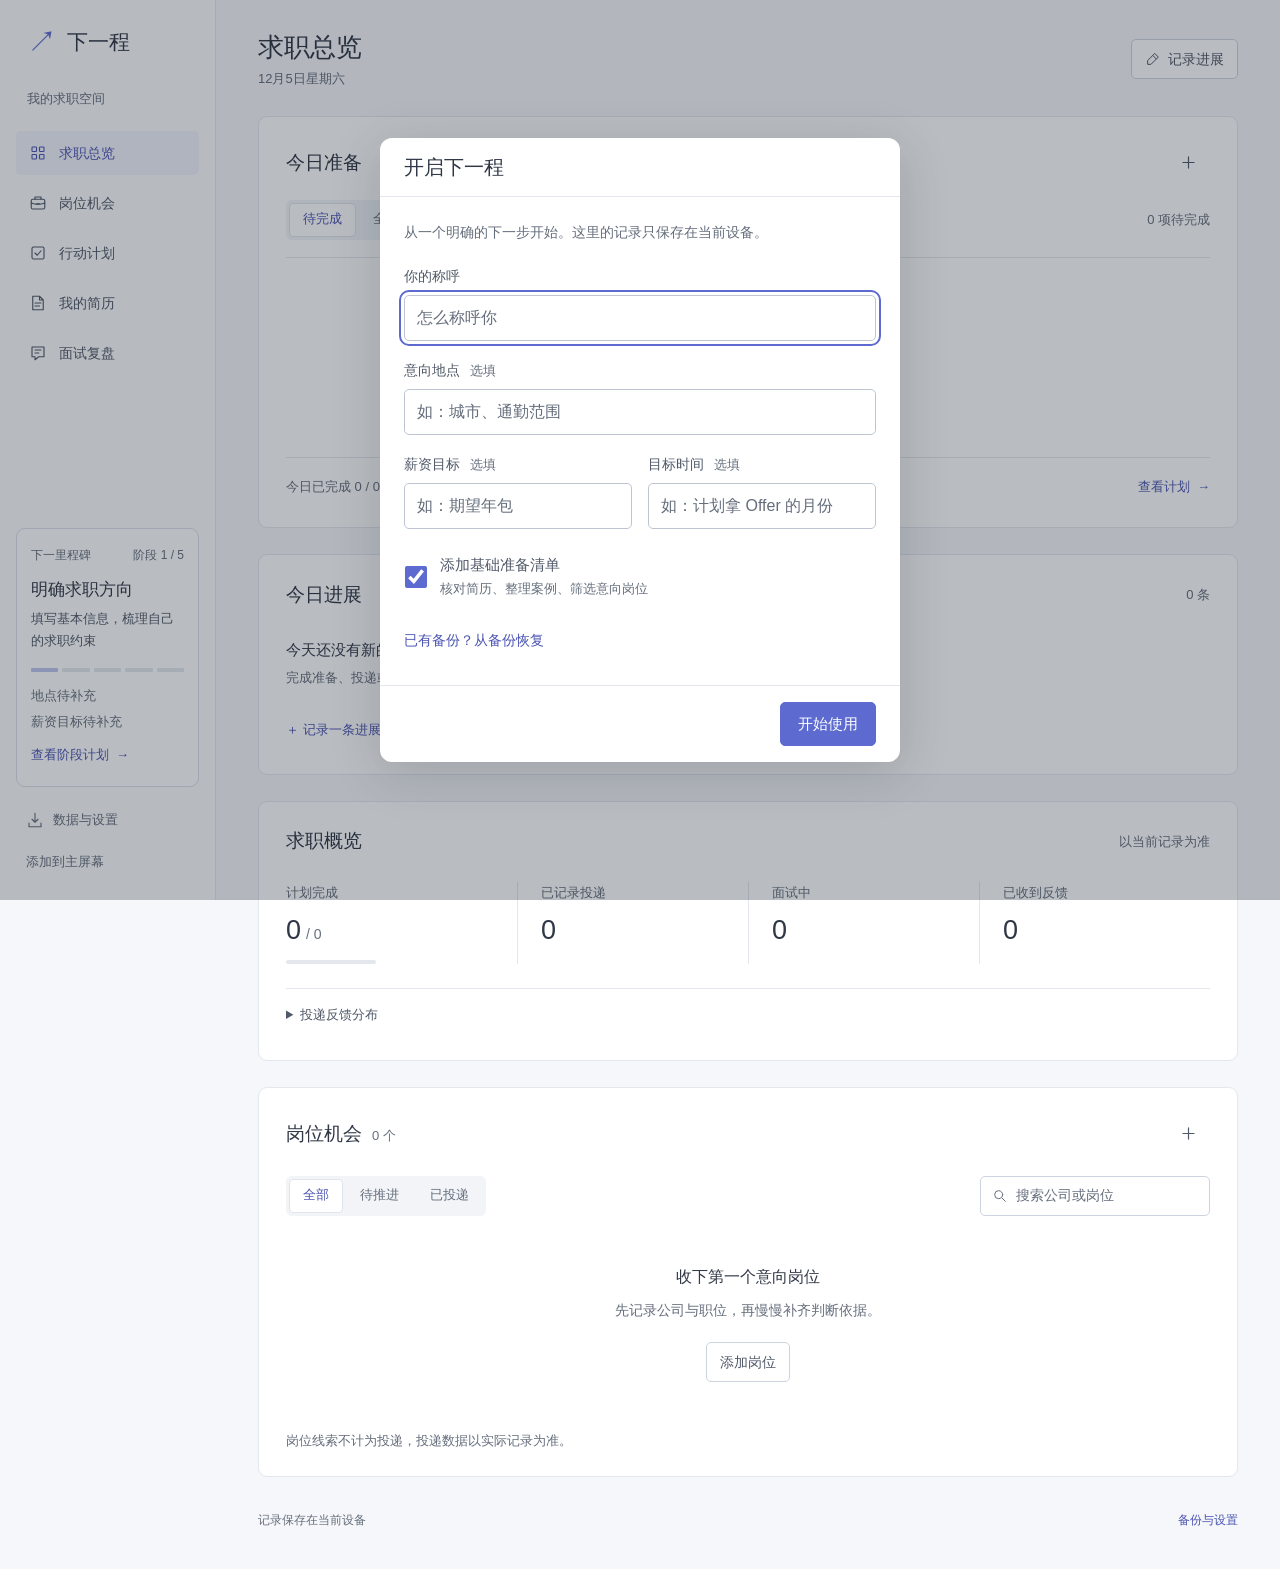
<file: index.html>
<!doctype html>
<html lang="zh-CN">
<head>
<meta charset="utf-8">
<meta name="viewport" content="width=device-width,initial-scale=1,viewport-fit=cover">
<meta name="theme-color" content="#F6F7FA">
<meta name="nextstep-shell" content="1">
<meta name="apple-mobile-web-app-capable" content="yes">
<meta name="apple-mobile-web-app-status-bar-style" content="default">
<meta name="apple-mobile-web-app-title" content="下一程">
<meta name="description" content="专注下一步的个人求职工作台，管理准备任务、岗位、简历与面试复盘。">
<title>下一程 · 求职工作台</title>
<link rel="manifest" href="./manifest.webmanifest">
<link rel="apple-touch-icon" href="./icons/apple-touch-icon.png">
<link rel="icon" href="./icons/icon-192.png" type="image/png">
<link rel="stylesheet" href="./styles.css">
<script defer src="./storage.js"></script>
<script defer src="./app.js"></script>
<script defer src="./vendor/alpine.min.js"></script>
<script defer src="./pwa.js"></script>
</head>
<body x-data="workbench" :class="{'modal-open':panel}" @keydown.escape.window="if(panel) close()">
<svg style="display:none" aria-hidden="true"><defs>
  <symbol id="i-grid" viewBox="0 0 24 24"><rect x="4" y="4" width="6" height="6" rx="1"/><rect x="14" y="4" width="6" height="6" rx="1"/><rect x="4" y="14" width="6" height="6" rx="1"/><rect x="14" y="14" width="6" height="6" rx="1"/></symbol>
  <symbol id="i-briefcase" viewBox="0 0 24 24"><rect x="3" y="7" width="18" height="13" rx="2"/><path d="M8 7V4h8v3M3 12a24 24 0 0 0 18 0M10 13h4"/></symbol>
  <symbol id="i-checklist" viewBox="0 0 24 24"><rect x="4" y="4" width="16" height="16" rx="2"/><path d="m8 12 3 3 5-6"/></symbol>
  <symbol id="i-file" viewBox="0 0 24 24"><path d="M14 3H5v18h14V8Z M14 3v5h5 M8 12h8 M8 16h6"/></symbol>
  <symbol id="i-chat" viewBox="0 0 24 24"><path d="M20 4H4v13h4v4l5-4h7Z M8 8h8 M8 12h5"/></symbol>
  <symbol id="i-plus" viewBox="0 0 24 24"><path d="M12 5v14M5 12h14"/></symbol>
  <symbol id="i-check" viewBox="0 0 24 24"><path d="m5 12 4 4L19 6"/></symbol>
  <symbol id="i-arrow" viewBox="0 0 24 24"><path d="M5 12h14m-5-5 5 5-5 5"/></symbol>
  <symbol id="i-chevron" viewBox="0 0 24 24"><path d="m9 5 7 7-7 7"/></symbol>
  <symbol id="i-down" viewBox="0 0 24 24"><path d="m7 10 5 5 5-5"/></symbol>
  <symbol id="i-close" viewBox="0 0 24 24"><path d="m6 6 12 12M6 18 18 6"/></symbol>
  <symbol id="i-search" viewBox="0 0 24 24"><circle cx="10" cy="10" r="6"/><path d="m15 15 5 5"/></symbol>
  <symbol id="i-target" viewBox="0 0 24 24"><circle cx="12" cy="12" r="8"/><circle cx="12" cy="12" r="4"/><path d="m12 12 7-7m-4 0h4v4"/></symbol>
  <symbol id="i-link" viewBox="0 0 24 24"><path d="m9 15 6-6M8 16l-1 1a4 4 0 0 1-6-6l4-4a4 4 0 0 1 6 0m2 10a4 4 0 0 0 6 0l4-4a4 4 0 0 0-6-6l-1 1" transform="translate(1 1) scale(.9)"/></symbol>
  <symbol id="i-download" viewBox="0 0 24 24"><path d="M12 3v12m-4-4 4 4 4-4M4 16v5h16v-5"/></symbol>
  <symbol id="i-upload" viewBox="0 0 24 24"><path d="M12 16V4m-4 4 4-4 4 4M4 16v5h16v-5"/></symbol>
  <symbol id="i-edit" viewBox="0 0 24 24"><path d="m15 4 5 5-11 11H4v-5ZM12 7l5 5"/></symbol>
  <symbol id="i-clock" viewBox="0 0 24 24"><circle cx="12" cy="12" r="9"/><path d="M12 7v6l4 2"/></symbol>
</defs></svg>
<div class="loading" x-show="loading" role="status"><span class="loading-mark">↗</span><p>正在打开你的求职空间…</p></div>
<div class="app" x-cloak x-show="!loading" :inert="!!panel">
 <aside class="sidebar">
  <div class="brand"><span class="brand-mark">↗</span>下一程</div>
  <p class="space-name" x-text="spaceName"></p>
  <nav class="side-nav" aria-label="主导航"><template x-for="nav in navs" :key="nav.key"><button class="nav-item" :class="{'selected':view===nav.key}" @click="view=nav.key" :aria-current="view===nav.key ? 'page' : null"><svg class="icon" aria-hidden="true"><use :href="'#i-'+nav.icon"></use></svg><span x-text="nav.label"></span></button></template></nav>
  <section class="side-goal" aria-label="我的求职目标"><div class="goal-label"><span>下一里程碑</span><span x-text="'阶段 '+(currentMilestone+1)+' / 5'"></span></div><h2 x-text="milestoneTitle"></h2><p x-text="milestoneDetail"></p><div class="goal-track" aria-hidden="true"><template x-for="(m,i) in milestones" :key="i"><span :class="{'done':m.done,'current':i===currentMilestone}"></span></template></div><div class="goal-context"><span x-text="state.profile.city || '地点待补充'"></span><span x-text="state.profile.salary ? '目标年包 '+state.profile.salary : '薪资目标待补充'"></span></div><button class="text-button" @click="open('milestone')">查看阶段计划 <span aria-hidden="true">→</span></button></section>
  <div class="side-tools"><button @click="open('connections')"><svg class="icon"><use href="#i-download"></use></svg>数据与设置</button><button @click="open('install')">添加到主屏幕</button></div>
 </aside>
 <main class="main">
  <header class="page-header"><div><h1 x-text="heading"></h1><p class="page-date" x-text="dateLabel"></p></div><div class="header-tools"><button class="button record-button" x-show="view==='overview'" @click="open('progress')"><svg class="icon"><use href="#i-edit"></use></svg><span>记录进展</span></button><button class="button primary" x-show="view==='tasks'" @click="open('task')">添加待办</button><button class="button primary" x-show="view==='jobs'" @click="open('job')">添加岗位</button><button class="button primary" x-show="view==='resumes'" @click="$refs.resumeFile.click()" :disabled="savingResume">添加简历</button><button class="button primary" x-show="view==='reviews'" @click="open('review')">记录复盘</button><button class="settings-button" aria-label="数据与设置" @click="open('connections')"><svg class="icon" viewBox="0 0 24 24" aria-hidden="true"><path d="m9 4 1-2h4l1 2 3 2 2 1-1 4v2l1 4-2 1-3 2-1 2h-4l-1-2-3-2-2-1 1-4v-2l-1-4 2-1Z"></path><circle cx="12" cy="12" r="3"></circle></svg></button></div></header>
  <div class="error-banner" x-show="error" role="alert"><p x-text="error"></p><button class="text-button" @click="retryLoad()">重试读取</button></div>
  <div id="offline-indicator" class="status-banner" hidden>当前离线，已保存的记录仍可使用。</div>
  <div id="update-banner" class="status-banner" hidden><span id="update-message">有新版本可用。</span><button id="apply-update" class="text-button">更新网页</button></div>
  <div class="view-stack" x-show="view==='overview' || view==='tasks'" x-transition.opacity.duration.120ms>
   <section class="panel tasks-panel" aria-label="准备清单"><header class="panel-head"><h2 x-text="view==='tasks' ? '行动计划' : '今日准备'"></h2><button class="icon-button" aria-label="添加待办" @click="open('task')"><svg class="icon"><use href="#i-plus"></use></svg></button></header><div class="filter-row"><div class="segments" aria-label="任务筛选"><button :class="{'selected':taskFilter==='pending'}" @click="taskFilter='pending'">待完成</button><button :class="{'selected':taskFilter==='all'}" @click="taskFilter='all'">全部任务</button></div><span class="count" x-text="(view==='tasks' ? allTasks : todayTasks).filter(t=>!t.done).length+' 项待完成'"></span></div><div class="task-list"><template x-for="task in (view==='tasks' ? allTasks.filter(t=>taskFilter==='all' || !t.done) : visibleTasks)" :key="task.id"><article class="task-row" :class="{'done':task.done,'first':task.id===nextTask?.id && !task.done}"><button class="task-check" :class="{'checked':task.done}" @click="toggleTask(task.id)" :disabled="saving" :aria-label="(task.done ? '恢复待办：' : '标记完成：')+task.title" :aria-pressed="task.done"><span class="check-shape"><svg class="icon" x-show="task.done"><use href="#i-check"></use></svg></span></button><div class="task-copy"><div class="task-meta"><span class="priority" x-show="!task.done" :class="{'urgent':task.priority===1}" x-text="priorityName(task.priority)"></span><span x-show="view==='tasks'" x-text="task.due"></span></div><h3 x-text="task.title"></h3><p x-show="task.detail" x-text="task.detail"></p></div><select class="priority-select" x-show="view==='tasks' && !task.done" :value="task.priority" :disabled="saving" @change="changePriority(task.id,$event.target.value)" :aria-label="task.title+'的优先级'"><option value="1">最先完成</option><option value="2">优先</option><option value="3">常规</option></select></article></template><div class="empty-state" x-show="!(view==='tasks' ? allTasks.filter(t=>taskFilter==='all' || !t.done) : visibleTasks).length"><h3 x-text="totalTasks ? '当前准备已完成' : '安排一个具体的下一步'"></h3><p x-text="totalTasks ? '可以看看已完成事项，或安排下一步。' : '从简历、项目案例或意向岗位开始。'"></p><button class="button" @click="open('task')">添加待办</button></div></div><footer class="panel-foot" x-show="view==='overview'"><span x-text="'今日已完成 '+todayDone+' / '+todayTasks.length+' 项'"></span><button class="text-button" @click="view='tasks'">查看计划 <span aria-hidden="true">→</span></button></footer></section>
   <section class="panel today-progress" x-show="view==='overview'" aria-label="今日进展"><header class="panel-head"><h2>今日进展</h2><span class="count" x-text="todayEvents.length+' 条'"></span></header><div class="event-list" aria-live="polite"><template x-for="event in todayEvents.slice(0,3)" :key="event.id"><article class="event"><span class="event-dot" aria-hidden="true"></span><div><h3 x-text="event.title"></h3><p x-text="event.detail"></p><time x-text="event.time"></time></div></article></template><div class="progress-empty" x-show="!todayEvents.length"><h3>今天还没有新的记录</h3><p>完成准备、投递或沟通后，记下这次推进。</p></div></div><button class="text-button progress-add" @click="open('progress')">＋ 记录一条进展</button></section>
  </div>
  <button class="mobile-goal" x-show="view==='overview'" @click="open('milestone')"><div><small>下一里程碑</small><strong x-text="milestoneTitle"></strong></div><div class="mobile-goal-tail"><span x-text="(currentMilestone+1)+' / 5'"></span><svg class="icon"><use href="#i-chevron"></use></svg></div></button>
  <section class="panel overview-panel" x-show="view==='overview'" aria-label="求职概览"><header class="panel-head"><h2>求职概览</h2><span class="count">以当前记录为准</span></header><div class="metrics"><div class="metric"><span>计划完成</span><strong><b id="completed-count" x-text="completed"></b><small x-text="'/ '+totalTasks"></small></strong><div class="mini-progress"><i :style="'width:'+percent+'%'"></i></div></div><div class="metric"><span>已记录投递</span><strong id="application-count" x-text="state.applications.length"></strong></div><div class="metric"><span>面试中</span><strong id="interview-count" x-text="interviewCount"></strong></div><div class="metric"><span>已收到反馈</span><strong x-text="feedbackCount"></strong></div></div><details class="feedback"><summary>投递反馈分布</summary><div class="feedback-list"><template x-for="item in feedback" :key="item.key"><div><span x-text="item.label"></span><b x-text="item.count"></b></div></template></div></details></section>
  <section class="panel jobs-panel" x-show="view==='overview' || view==='jobs'" aria-label="岗位机会"><header class="panel-head"><div class="panel-title"><h2>岗位机会</h2><span class="count" x-text="state.jobs.length+' 个'"></span></div><button class="icon-button" aria-label="添加岗位" @click="open('job')"><svg class="icon"><use href="#i-plus"></use></svg></button></header><div class="jobs-toolbar"><div class="segments" aria-label="岗位筛选"><button :class="{'selected':jobFilter==='all'}" @click="jobFilter='all'">全部</button><button :class="{'selected':jobFilter==='pending'}" @click="jobFilter='pending'">待推进</button><button :class="{'selected':jobFilter==='applied'}" @click="jobFilter='applied'">已投递</button></div><label class="search"><svg class="icon"><use href="#i-search"></use></svg><input x-model="query" placeholder="搜索公司或岗位" aria-label="搜索公司或岗位"></label></div><div class="jobs-list"><template x-for="job in filteredJobs" :key="job.id"><button class="job-row" @click="open('detail',job)"><div class="job-company" x-text="job.company"></div><div class="job-info"><h3 x-text="job.title"></h3><p><span x-text="job.location"></span><span class="job-source" x-show="job.source" x-text="job.source"></span></p><div class="job-next"><span x-text="state.applications.some(a=>a.jobId===job.id) ? statusName(state.applications.find(a=>a.jobId===job.id).status) : job.stage"></span><span x-text="nextStep(job)"></span></div></div><svg class="icon row-chevron"><use href="#i-chevron"></use></svg></button></template><div class="empty-state" x-show="!filteredJobs.length"><h3 x-text="state.jobs.length ? '没有匹配的岗位' : '收下第一个意向岗位'"></h3><p x-text="state.jobs.length ? '换个关键词或筛选条件试试。' : '先记录公司与职位，再慢慢补齐判断依据。'"></p><button class="button" x-show="!state.jobs.length" @click="open('job')">添加岗位</button><button class="text-button" x-show="state.jobs.length" @click="query='';jobFilter='all'">清除筛选</button></div></div><p class="data-note">岗位线索不计为投递，投递数据以实际记录为准。</p></section>
  <section class="panel resumes-panel" x-show="view==='resumes'" aria-label="我的简历"><header class="panel-head"><h2>我的简历</h2><span class="count" x-text="state.resumes.length+' 份'"></span></header><input class="file-input" type="file" accept=".pdf,.docx,.doc,.md,.txt" x-ref="resumeFile" @change="uploadResume($event)"><template x-for="resume in state.resumes" :key="resume.id"><article class="resume-row"><svg class="icon"><use href="#i-file"></use></svg><div><h3 x-text="resume.name"></h3><p x-text="resume.date+' · '+Math.max(1,Math.round(resume.size/1024))+' KB'"></p></div><button class="text-button" @click="downloadResume(resume)">下载</button></article></template><div class="empty-state" x-show="!state.resumes.length"><svg class="empty-icon icon"><use href="#i-file"></use></svg><h3>留好每一份可投递的版本</h3><p>支持 PDF、Word 与文本文件，单份不超过 10 MB。</p><button class="button" @click="$refs.resumeFile.click()" :disabled="savingResume">选择简历文件</button></div></section>
  <section class="panel reviews-panel" x-show="view==='reviews'" aria-label="面试复盘"><header class="panel-head"><h2>面试复盘</h2><span class="count" x-text="state.reviews.length+' 条'"></span></header><template x-for="review in state.reviews.slice().reverse()" :key="review.id"><article class="review-row"><h3 x-text="jobName(review.jobId)"></h3><p class="review-date" x-text="review.date+' · '+review.round"></p><p class="review-content" x-text="review.content"></p></article></template><div class="empty-state" x-show="!state.reviews.length"><svg class="empty-icon icon"><use href="#i-chat"></use></svg><h3>把每一轮面试变成下一次的准备</h3><p>记下实际问题、回答、明确反馈和需要补充的案例。</p><button class="button" @click="open('review')">记录复盘</button></div></section>
  <footer class="page-foot"><span>记录保存在当前设备</span><button class="text-button" @click="open('connections')">备份与设置</button></footer>
 </main>
 <nav class="bottom-nav" aria-label="手机导航"><template x-for="nav in navs" :key="nav.key"><button :class="{'selected':view===nav.key}" @click="view=nav.key" :aria-current="view===nav.key ? 'page' : null"><svg class="icon" aria-hidden="true"><use :href="'#i-'+nav.icon"></use></svg><span x-text="nav.shortLabel"></span></button></template></nav>
</div>
<div class="toast" x-show="message" x-transition.opacity x-cloak role="status" x-text="message"></div>
<div class="modal-backdrop" x-show="panel" x-transition.opacity x-cloak @click.self="close()" @keydown="trapFocus($event)">
 <section class="modal" :class="{'wide':panel==='detail' || panel==='milestone'}" role="dialog" aria-modal="true" aria-labelledby="dialog-title" x-ref="dialog" tabindex="-1" data-pwa-editing="true">
  <header class="modal-header"><h2 id="dialog-title" x-text="panelTitle"></h2><button class="icon-button" aria-label="关闭" x-show="panel!=='welcome'" @click="close()"><svg class="icon"><use href="#i-close"></use></svg></button></header>
  <div class="modal-body">
   <form id="profile-form" x-show="panel==='welcome' || panel==='profile'" @submit.prevent="saveProfile()"><p class="intro-copy" x-show="panel==='welcome'">从一个明确的下一步开始。这里的记录只保存在当前设备。</p><div class="field"><label for="profile-owner">你的称呼</label><input id="profile-owner" x-model="profileForm.owner" placeholder="怎么称呼你" maxlength="40" autocomplete="nickname"></div><div class="field"><label for="profile-city">意向地点 <span>选填</span></label><input id="profile-city" x-model="profileForm.city" placeholder="如：城市、通勤范围" maxlength="80"></div><div class="field-row"><div class="field"><label for="profile-salary">薪资目标 <span>选填</span></label><input id="profile-salary" x-model="profileForm.salary" placeholder="如：期望年包" maxlength="80"></div><div class="field"><label for="profile-window">目标时间 <span>选填</span></label><input id="profile-window" x-model="profileForm.goalWindow" placeholder="如：计划拿 Offer 的月份" maxlength="80"></div></div><label class="check-field" x-show="panel==='welcome' && !state.tasks.length"><input type="checkbox" x-model="profileForm.starter"><span>添加基础准备清单<small>核对简历、整理案例、筛选意向岗位</small></span></label><button class="text-button backup-first" type="button" x-show="panel==='welcome'" @click="open('connections')">已有备份？从备份恢复</button></form>
   <form id="task-form" x-show="panel==='task'" @submit.prevent="saveTask()"><div class="field"><label for="task-title">待办内容</label><input id="task-title" x-model="newTask.title" placeholder="一个可以完成的具体动作" maxlength="120"></div><div class="field-row"><div class="field"><label for="task-priority">优先级</label><select id="task-priority" x-model="newTask.priority"><option value="1">最先完成</option><option value="2">优先</option><option value="3">常规</option></select></div><div class="field"><label for="task-due">计划日期</label><input id="task-due" type="date" x-model="newTask.due"></div></div></form>
   <form id="progress-form" x-show="panel==='progress'" @submit.prevent="saveProgress()"><div class="field"><label for="progress-type">记录类型</label><select id="progress-type" x-model="newProgress.type"><option value="note">沟通或准备进展</option><option value="application">投递与反馈</option></select></div><div x-show="newProgress.type==='application'"><div class="inline-note" x-show="!state.jobs.length">先添加一个岗位，再记录实际投递。</div><div class="field"><label for="progress-job">对应岗位</label><select id="progress-job" x-model="newProgress.jobId"><option value="">选择岗位</option><template x-for="job in state.jobs" :key="job.id"><option :value="job.id" x-text="job.company+' · '+job.title"></option></template></select></div><div class="field"><label for="progress-status">最新状态</label><select id="progress-status" x-model="newProgress.status"><template x-for="s in statuses" :key="s.key"><option :value="s.key" x-text="s.label"></option></template></select><p class="field-help">实际投递或收到明确反馈后再记录。同一岗位会更新原记录。</p></div></div><div class="field"><label for="progress-note" x-text="newProgress.type==='note' ? '进展内容' : '补充说明（选填）'"></label><textarea id="progress-note" x-model="newProgress.note" placeholder="记录事实、沟通结果或下一步"></textarea></div></form>
   <form id="job-form" x-show="panel==='job'" @submit.prevent="saveJob()"><div class="field"><label for="job-company">公司</label><input id="job-company" x-model="newJob.company" placeholder="公司名称" maxlength="100"></div><div class="field"><label for="job-title">岗位</label><input id="job-title" x-model="newJob.title" placeholder="具体职位名称" maxlength="120"></div><div class="field-row"><div class="field"><label for="job-location">地点 <span>选填</span></label><input id="job-location" x-model="newJob.location" maxlength="80"></div><div class="field"><label for="job-salary">薪资 <span>选填</span></label><input id="job-salary" x-model="newJob.salary" maxlength="80" placeholder="保留岗位原始口径"></div></div><div class="field"><label for="job-source">来源 <span>选填</span></label><input id="job-source" x-model="newJob.source" maxlength="100" placeholder="官网、招聘平台或推荐渠道"></div></form>
   <div x-show="panel==='detail'"><p class="detail-company" x-text="activeJob?.company"></p><dl class="detail-grid"><div><dt>地点</dt><dd x-text="activeJob?.location"></dd></div><div><dt>薪资口径</dt><dd x-text="activeJob?.salary"></dd></div><div><dt>信息来源</dt><dd x-text="activeJob?.source"></dd></div><div><dt>已记录投递</dt><dd x-text="currentApplications.length ? statusName(currentApplications[0].status) : '尚未记录'"></dd></div></dl><div class="detail-block"><h3>下一步</h3><p x-text="activeJob ? nextStep(activeJob) : ''"></p></div><div class="detail-block"><h3>需要关注</h3><p x-text="activeJob?.assessment || '核对岗位职责、任职要求与团队情况。'"></p></div></div>
   <form id="review-form" x-show="panel==='review'" @submit.prevent="saveReview()"><div class="inline-note" x-show="!state.jobs.length">先在岗位机会里添加对应岗位。</div><div class="field"><label for="review-job">对应岗位</label><select id="review-job" x-model="newReview.jobId"><option value="">选择岗位</option><template x-for="job in state.jobs" :key="job.id"><option :value="job.id" x-text="job.company+' · '+job.title"></option></template></select></div><div class="field"><label for="review-round">面试轮次</label><input id="review-round" x-model="newReview.round" maxlength="80"></div><div class="field"><label for="review-content">复盘内容</label><textarea id="review-content" x-model="newReview.content" placeholder="实际问题与回答、追问、对方明确反馈、个人感受，以及下次如何改进"></textarea></div></form>
   <div x-show="panel==='milestone'"><div class="profile-summary"><span x-text="state.profile.city || '地点待补充'"></span><span x-text="state.profile.salary || '薪资目标待补充'"></span><span x-text="state.profile.goalWindow || '目标时间待补充'"></span></div><ol class="milestone-list"><template x-for="(m,i) in milestones" :key="i"><li :class="{'current':i===currentMilestone,'done':m.done}"><span class="milestone-number" x-text="m.done ? '✓' : i+1"></span><div><h3 x-text="m.title"></h3><p x-text="m.detail"></p></div></li></template></ol><button class="button" @click="open('profile')">修改求职目标</button></div>
   <div x-show="panel==='connections'"><p class="settings-copy">任务、岗位、简历与复盘保存在当前设备。分享网页不会分享你的记录。</p><div class="settings-list"><button @click="open('profile')"><span>求职目标与称呼</span><svg class="icon"><use href="#i-chevron"></use></svg></button><button @click="open('install')"><span>添加到主屏幕</span><svg class="icon"><use href="#i-chevron"></use></svg></button></div><div class="settings-group"><h3>数据备份</h3><p>备份包含求职记录和简历附件。换设备或清理浏览器前，可以导出保存。</p><div class="backup-actions"><button class="button" @click="exportData()">导出备份</button><button class="button" @click="$refs.backupFile.click()">从备份恢复</button></div><input class="file-input" type="file" accept=".json" x-ref="backupFile" @change="importData($event)"><div class="import-confirm" x-show="imported && pendingImport"><p x-text="'将恢复 '+(pendingImport?.tasks.length || 0)+' 项任务、'+(pendingImport?.applications.length || 0)+' 笔投递，并替换当前设备内的记录。请先导出当前备份。'"></p><div class="backup-actions"><button class="button primary" @click="confirmImport()" :disabled="saving">确认恢复</button><button class="button" @click="imported=false;pendingImport=null">取消</button></div></div></div><div class="settings-group"><h3>招聘平台</h3><p>目前使用手动记录，外部平台尚未连接。</p></div></div>
   <div x-show="panel==='install'"><p class="install-title">把下一程放进 iPhone 主屏幕</p><ol class="install-steps"><li>在 Safari 中打开当前网址。</li><li>打开分享菜单，选择“添加到主屏幕”。</li><li>若看到“作为网页 App 打开”，将它开启，再点“添加”。</li></ol><p class="settings-copy">首次联网打开后，已保存的本机记录可离线查看与编辑。</p><button class="button" id="install-app" hidden>安装到此设备</button></div>
   <p class="form-error" role="alert" x-show="formError" x-text="formError"></p>
  </div>
  <footer class="modal-footer" x-show="['welcome','profile','task','progress','job','review'].includes(panel)"><button class="button" x-show="panel!=='welcome'" @click="close()" :disabled="saving">取消</button><button class="button primary" :disabled="saving || loading" type="submit" :form="panel==='welcome' || panel==='profile' ? 'profile-form' : panel==='task' ? 'task-form' : panel==='progress' ? 'progress-form' : panel==='job' ? 'job-form' : 'review-form'"><span x-text="saving ? '保存中…' : panel==='welcome' ? '开始使用' : '保存记录'"></span></button></footer>
  <footer class="modal-footer" x-show="panel==='detail'"><button class="button" @click="close()">关闭</button><button class="button primary" @click="open('progress',activeJob);newProgress.type='application'">记录投递或反馈</button></footer>
 </section>
</div>
<noscript><p class="noscript">请开启 JavaScript 后使用下一程。</p></noscript>
</body></html>
</file>
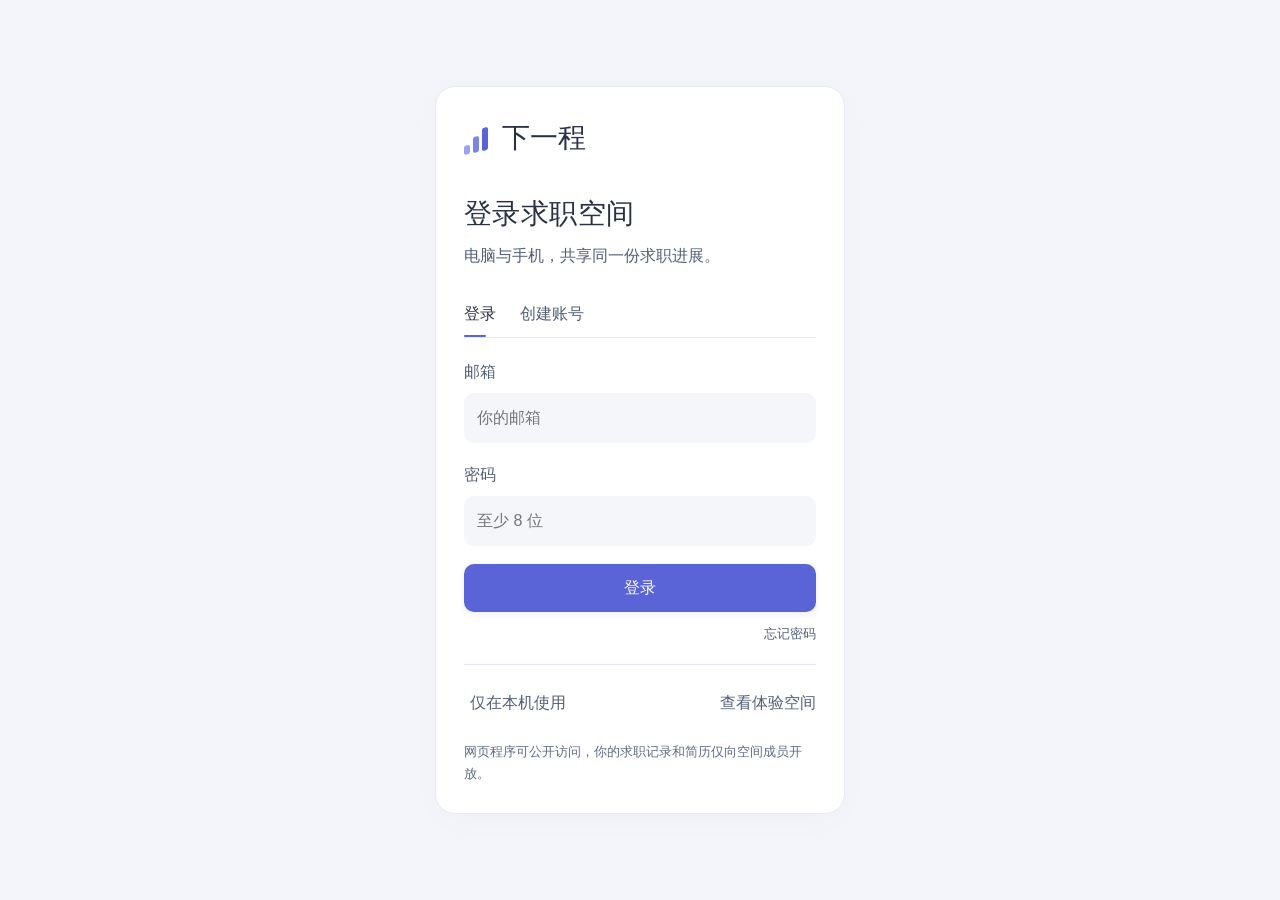
<file: app/index.html>
<!doctype html>
<html lang="zh-CN">
<head>
<meta charset="utf-8">
<meta name="viewport" content="width=device-width,initial-scale=1,viewport-fit=cover">
<meta name="theme-color" content="#f3f5fa">
<title>下一程 · 求职工作台</title>
<link rel="icon" href="data:image/svg+xml,%3Csvg xmlns='http://www.w3.org/2000/svg' viewBox='0 0 32 32'%3E%3Crect width='32' height='32' rx='8' fill='%235a64d6'/%3E%3Cpath d='M7 23V17M16 23V11M25 23V5' stroke='white' stroke-width='4'/%3E%3C/svg%3E">
<meta name="nextstep-shell" content="1">
<meta name="nextstep-release" content="20261116-sync-r21-v3">
<meta name="apple-mobile-web-app-capable" content="yes">
<meta name="apple-mobile-web-app-status-bar-style" content="default">
<meta name="apple-mobile-web-app-title" content="下一程">
<link rel="apple-touch-icon" href="icons/apple-touch-icon.png">
<link rel="manifest" href="manifest.webmanifest">
<link rel="stylesheet" href="styles.css?v=20261116-sync-r21-v3">
<link rel="stylesheet" href="mobile.css?v=20261116-sync-r21-v3">
<script defer src="storage.js?v=20261116-sync-r21-v3">
</script>
<script defer src="demo.js?v=20261116-sync-r21-v3">
</script>
<script defer src="cloud-config.js"></script><script defer src="cloud-bootstrap.js?v=20261116-sync-r21-v3"></script><script defer src="app.js?v=20261116-sync-r21-v3">
</script>
<script defer src="vendor/alpine.min.js?v=20261116-sync-r21-v3">
</script>
<script defer src="pwa.js?v=20261116-sync-r21-v3">
</script>
<link rel="stylesheet" href="cloud.css?v=20261116-sync-r21-v3"></head>
<body x-data="desktopApp" :class="{'panel-open':panel || choice}" @keydown.window="trap($event)">
<svg class="symbol-bank" aria-hidden="true">
<defs>
  <symbol id="grid" viewBox="0 0 24 24">
<rect x="3.5" y="3.5" width="6.5" height="6.5" rx="1.4"/>
<rect x="14" y="3.5" width="6.5" height="6.5" rx="1.4"/>
<rect x="3.5" y="14" width="6.5" height="6.5" rx="1.4"/>
<rect x="14" y="14" width="6.5" height="6.5" rx="1.4"/>
</symbol>
  <symbol id="briefcase" viewBox="0 0 24 24">
<rect x="3" y="7" width="18" height="13" rx="2.5"/>
<path d="M8 7V4h8v3M3 12a26 26 0 0 0 18 0M10 13h4"/>
</symbol>
  <symbol id="plan" viewBox="0 0 24 24">
<path d="m3 6 2 2 3-4M11 6h10M3 13l2 2 3-4M11 13h10M4 20h4M11 20h10"/>
</symbol>
  <symbol id="file" viewBox="0 0 24 24">
<path d="M14 3H6a1 1 0 0 0-1 1v16a1 1 0 0 0 1 1h12a1 1 0 0 0 1-1V8ZM14 3v5h5M8 12h8M8 16h6"/>
</symbol>
  <symbol id="chat" viewBox="0 0 24 24">
<path d="M20 4H4v13h4v4l5-4h7ZM8 8h8M8 12h5"/>
</symbol>
  <symbol id="arrow" viewBox="0 0 24 24">
<path d="M4 12h15m-5-5 5 5-5 5"/>
</symbol>
  <symbol id="chevron" viewBox="0 0 24 24">
<path d="m9 5 7 7-7 7"/>
</symbol>
  <symbol id="plus" viewBox="0 0 24 24">
<path d="M12 5v14M5 12h14"/>
</symbol>
  <symbol id="check" viewBox="0 0 24 24">
<path d="m5 12 4 4L19 6"/>
</symbol>
  <symbol id="settings" viewBox="0 0 24 24">
<path d="m9 3-1 3-3 1 1 3-2 2 2 2-1 3 3 1 1 3h6l1-3 3-1-1-3 2-2-2-2 1-3-3-1-1-3Z"/>
<circle cx="12" cy="12" r="3"/>
</symbol>
  <symbol id="clock" viewBox="0 0 24 24">
<circle cx="12" cy="12" r="8.5"/>
<path d="M12 7v5l3 2"/>
</symbol>
  <symbol id="pin" viewBox="0 0 24 24">
<path d="M19 10c0 5-7 11-7 11S5 15 5 10a7 7 0 0 1 14 0Z"/>
<circle cx="12" cy="10" r="2"/>
</symbol>
  <symbol id="close" viewBox="0 0 24 24">
<path d="m6 6 12 12M6 18 18 6"/>
</symbol>
  <symbol id="external" viewBox="0 0 24 24">
<path d="M9 5H5v14h14v-4M13 5h6v6M19 5 9 15"/>
</symbol>
<symbol id="search" viewBox="0 0 24 24">
<circle cx="10.5" cy="10.5" r="6.5"/>
<path d="m16 16 5 5"/>
</symbol>
<symbol id="download" viewBox="0 0 24 24">
<path d="M12 3v12m-5-5 5 5 5-5M4 16v5h16v-5"/>
</symbol>
<symbol id="upload" viewBox="0 0 24 24">
<path d="M12 16V4m-5 5 5-5 5 5M4 16v5h16v-5"/>
</symbol>
<symbol id="calendar" viewBox="0 0 24 24">
<rect x="3" y="5" width="18" height="16" rx="2"/>
<path d="M7 3v5M17 3v5M3 11h18M7 15h3M14 15h3"/>
</symbol>
<symbol id="edit" viewBox="0 0 24 24">
<path d="m15 4 5 5M4 20l5-1L21 7l-5-5L4 14ZM4 20h16"/>
</symbol>
<symbol id="info" viewBox="0 0 24 24">
<circle cx="12" cy="12" r="9"/>
<path d="M12 11v6M12 7v1"/>
</symbol>
</defs>
</svg>
<a class="skip-link" href="#main-content">跳到主要内容</a>
<section class="cloud-gate" x-show="!$store.cloud.canUse" x-cloak>
 <div class="cloud-auth-card">
  <a class="cloud-brand" href="#overview" aria-label="下一程"><span class="brand-logo" aria-hidden="true"><i></i><i></i><i></i></span><span>下一程</span></a>
  <template x-if="!$store.cloud.user || $store.cloud.mode==='signedout'"><div>
   <h1 x-text="$store.cloud.authMode==='reset'?'重设密码':$store.cloud.authMode==='register'?'创建求职账号':'登录求职空间'"></h1><p class="cloud-intro">电脑与手机，共享同一份求职进展。</p>
   <nav class="cloud-auth-tabs" aria-label="账号操作"><button type="button" :class="{active:$store.cloud.authMode==='login'}" @click="$store.cloud.authMode='login';$store.cloud.error=''">登录</button><button type="button" :class="{active:$store.cloud.authMode==='register'}" @click="$store.cloud.authMode='register';$store.cloud.error=''">创建账号</button></nav>
   <div class="cloud-unconfigured" x-show="!$store.cloud.configured">云端连接尚在准备。可以先使用体验空间，正式记录不会上传。</div>
   <form @submit.prevent="$store.cloud.authenticate()" class="cloud-auth-form">
    <label class="field"><span>邮箱</span><input type="email" autocomplete="email" x-model="$store.cloud.email" required placeholder="你的邮箱"></label>
    <label class="field" x-show="$store.cloud.authMode!=='reset'"><span>密码</span><input type="password" :autocomplete="$store.cloud.authMode==='register'?'new-password':'current-password'" x-model="$store.cloud.password" :required="$store.cloud.authMode!=='reset'" minlength="8" placeholder="至少 8 位"></label>
    <div class="cloud-inline-error" x-show="$store.cloud.error" x-text="$store.cloud.error" role="alert"></div><p class="cloud-inline-notice" x-show="$store.cloud.notice" x-text="$store.cloud.notice" role="status"></p>
    <button type="submit" class="button primary" :disabled="$store.cloud.busy || !$store.cloud.configured" x-text="$store.cloud.busy?'正在处理…':$store.cloud.authMode==='register'?'创建账号':$store.cloud.authMode==='reset'?'发送重设邮件':'登录'"></button>
   </form>
   <button type="button" class="text-button cloud-reset-link" @click="$store.cloud.authMode=$store.cloud.authMode==='reset'?'login':'reset';$store.cloud.error=''" x-text="$store.cloud.authMode==='reset'?'返回登录':'忘记密码'"></button>
   <div class="cloud-auth-secondary"><button type="button" @click="$store.cloud.useLocal()">仅在本机使用</button><a href="?demo=1#overview">查看体验空间</a></div>
   <p class="cloud-privacy">网页程序可公开访问，你的求职记录和简历仅向空间成员开放。</p>
  </div></template>
  <template x-if="$store.cloud.mode==='spaces' && $store.cloud.user"><div>
   <h1>进入求职空间</h1><p class="cloud-intro" x-text="$store.cloud.user.email"></p>
   <p class="cloud-inline-notice" x-show="$store.cloud.connecting">正在读取空间…</p>
   <div class="cloud-space-list"><template x-for="s in $store.cloud.spaces" :key="s.id"><button type="button" @click="$store.cloud.chooseSpace(s.id).catch(e=>$store.cloud.fail(e))" :disabled="$store.cloud.busy || $store.cloud.connecting"><span x-text="s.name"></span><svg class="icon" aria-hidden="true"><use href="#chevron"/></svg></button></template></div>
   <form @submit.prevent="$store.cloud.createSpace()" class="cloud-auth-form"><label class="field"><span x-text="$store.cloud.spaces.length?'创建另一个空间':'创建你的第一个空间'"></span><input x-model="$store.cloud.newSpaceName" maxlength="120" required></label><div class="cloud-inline-error" x-show="$store.cloud.error" x-text="$store.cloud.error" role="alert"></div><button type="submit" class="button primary" :disabled="$store.cloud.busy || $store.cloud.connecting" x-text="$store.cloud.busy?'正在创建…':'创建空间'"></button></form>
   <p class="cloud-privacy">新空间从空白开始。已有数据可在进入后主动导入备份。</p><button class="text-button" @click="$store.cloud.logout()">退出账号</button>
  </div></template>
  <template x-if="$store.cloud.mode==='recovery'"><form @submit.prevent="$store.cloud.updatePassword()" class="cloud-auth-form"><h1>设置新密码</h1><label class="field"><span>新密码</span><input type="password" autocomplete="new-password" x-model="$store.cloud.newPassword" minlength="8" required></label><div class="cloud-inline-error" x-show="$store.cloud.error" x-text="$store.cloud.error" role="alert"></div><button type="submit" class="button primary" :disabled="$store.cloud.busy">保存新密码</button></form></template>
 </div>
</section>
<div x-show="$store.cloud.canUse" class="workspace" :inert="!!panel || !!choice">
<aside class="sidebar" aria-label="工作台导航">
<a class="brand" href="#overview" @click.prevent="go('overview')">
<span class="brand-logo" aria-hidden="true">
<i>
</i>
<i>
</i>
<i>
</i>
</span>
<span>下一程</span>
</a>
<button class="space-switch" @click="open('profile')">
<span class="space-avatar" x-text="state.profile.owner.slice(0,1)||'我'">
</span>
<span class="space-name">
<span :title="spaceName" x-text="spaceName">
</span>
<small>个人工作台</small>
</span>
</button>
<nav class="navigation" aria-label="主导航">
<template x-for="n in navs" :key="n.key">
<a class="nav-link" :class="{selected:view===n.key}" :href="'#'+n.key" :aria-current="view===n.key?'page':null" @click.prevent="go(n.key)">
<svg class="icon" aria-hidden="true">
<use :href="'#'+n.icon"/>
</svg>
<span x-text="n.label">
</span>
<span class="selected-dot" x-show="view===n.key">
</span>
<span class="nav-count" x-show="view!==n.key && ['jobs','tasks'].includes(n.key)" x-text="n.key==='jobs'?activeJobs.length:remaining">
</span>
</a>
</template>
</nav>
<button class="sidebar-note" @click="open('goal')">
<span class="note-dot">
</span>当前阶段<small x-text="['','投递准备','定向投递','面试推进','录用与交接','已入职'][stage]">
</small>
<span class="side-stage">
<template x-for="n in 5" :key="n">
<i :class="{reached:n<=stage}">
</i>
</template>
</span>
</button>
<div class="sidebar-bottom">
<a class="nav-link" :class="{selected:view==='settings'}" href="#settings" @click.prevent="go('settings')">
<svg class="icon" aria-hidden="true">
<use href="#settings"/>
</svg>数据与设置</a>
</div>
</aside>
<main class="main" id="main-content">
<header class="page-header">
<div class="page-heading">
<h1 tabindex="-1" x-ref="pageTitle">
<span x-text="heading">
</span>
<span class="demo-badge" x-show="demoMode">体验</span>
</h1>
<span class="header-date" x-text="dateText">
</span>
</div>
<div class="header-actions">
<button x-show="view==='overview'" class="quiet-link" @click="go('tasks')">查看今日计划<svg class="icon" aria-hidden="true">
<use href="#arrow"/>
</svg>
</button>
<template x-if="view==='overview'">
<div>
<button type="button" class="button outline" aria-label="记录进展" @click="open('progress')" :disabled="saving || fileReading">
<svg class="icon" aria-hidden="true">
<use href="#plus"/>
</svg>记录进展</button>
</div>
</template>
<template x-if="view==='jobs'">
<div>
<button type="button" class="button primary" aria-label="添加岗位" @click="open('job')" :disabled="saving || fileReading">
<svg class="icon" aria-hidden="true">
<use href="#plus"/>
</svg>添加岗位</button>
</div>
</template>
<template x-if="view==='tasks'">
<div>
<button type="button" class="button primary" aria-label="添加行动" @click="open('task')" :disabled="saving || fileReading">
<svg class="icon" aria-hidden="true">
<use href="#plus"/>
</svg>添加行动</button>
</div>
</template>
<template x-if="view==='resumes'">
<div>
<button type="button" class="button primary resume-add-button" aria-label="新增简历" @click="open('resume')" :disabled="saving || fileReading">
<svg class="icon" aria-hidden="true">
<use href="#plus"/>
</svg>新增简历</button>
</div>
</template>
<template x-if="view==='reviews'">
<div class="row">
<button type="button" class="button outline" aria-label="安排面试" @click="open('interview')" :disabled="saving || fileReading">
<svg class="icon" aria-hidden="true">
<use href="#calendar"/>
</svg>安排面试</button>
<button type="button" class="button primary" aria-label="记录复盘" @click="open('review')" :disabled="saving || fileReading">
<svg class="icon" aria-hidden="true">
<use href="#plus"/>
</svg>记录复盘</button>
</div>
</template>
<button class="mobile-profile" type="button" aria-label="打开个人目标与设置" x-show="view!=='settings'" @click="go('settings')">
<span x-text="state.profile.owner.slice(0,1)||'我'">
</span>
</button>
</div>
</header>
<button class="cloud-status-bar" x-show="$store.cloud.mode==='cloud'" @click="go('settings')"><span><i :class="$store.cloud.status"></i><span x-text="$store.cloud.statusLabel"></span></span><span x-text="$store.cloud.error || $store.cloud.spaceName"></span></button><div class="global-error" x-show="error" x-cloak role="alert">
<span x-text="error">
</span>
<button @click="refreshRecords()">重新读取</button>
<button aria-label="关闭错误提示" @click="error=''">
<svg class="icon" aria-hidden="true">
<use href="#close"/>
</svg>
</button>
</div>
<div class="loading-state surface" x-show="loading">正在读取求职记录…</div>
<div x-show="!loading" x-cloak>
<section x-show="view==='overview'" class="view overview-view">
<button class="mobile-stage surface" @click="open('goal')" aria-label="查看求职阶段与目标">
<span class="stage-current">
<small>当前阶段</small>
<strong x-text="stageLabel">
</strong>
</span>
<span class="stage-next">
<small x-text="stage===5?'已完成入职':'下一目标'">
</small>
<span x-text="nextStageLabel">
</span>
</span>
<svg class="icon" aria-hidden="true">
<use href="#chevron"/>
</svg>
<span class="stage-position" aria-hidden="true">
<template x-for="n in 5" :key="n">
<i :class="{current:n===stage}">
</i>
</template>
</span>
</button>
<section class="summary" aria-label="求职概览">
<button class="task-progress" @click="showPreparation()" :aria-label="'查看全部准备任务：'+taskProgressText">
  <span class="metric-heading">准备进度<svg class="icon metric-link" aria-hidden="true">
<use href="#arrow"/>
</svg>
</span>
  <span class="preparation-metric">
    <span class="progress-ring" :class="{'is-empty':!state.tasks.length,'is-done':state.tasks.length && !remaining}" :role="state.tasks.length?'progressbar':'img'" :aria-label="state.tasks.length?'准备任务完成度':'尚未安排准备任务'" :aria-valuenow="state.tasks.length?percent:null" :aria-valuetext="taskProgressText" aria-valuemin="0" aria-valuemax="100">
      <svg viewBox="0 0 88 88" aria-hidden="true">
<circle class="ring-track" cx="44" cy="44" r="37"/>
<circle class="ring-value" cx="44" cy="44" r="37" pathLength="100" stroke-dasharray="100 100" :stroke-dashoffset="100-percent" :style="{opacity:completed?1:0}"/>
</svg>
      <span class="ring-number" aria-hidden="true">
<span x-text="state.tasks.length?percent:'—'">
</span>
<small x-show="state.tasks.length">%</small>
</span>
    </span>
    <span class="preparation-copy">
<span class="preparation-total" x-show="state.tasks.length">
<strong x-text="completed">
</strong>
<span>/ <span x-text="state.tasks.length">
</span>
<span class="completion-suffix"> 项已完成</span>
</span>
</span>
<span class="preparation-total empty-copy" x-show="!state.tasks.length">从第一项准备开始</span>
<span class="preparation-caption" x-text="!state.tasks.length?'安排你的下一步':remaining?'还有 '+remaining+' 项待完成':'当前任务已全部完成'">
</span>
<span class="metric-action">查看行动计划<svg class="icon" aria-hidden="true">
<use href="#arrow"/>
</svg>
</span>
</span>
  </span>
</button>
<section class="pipeline-overview" aria-labelledby="pipeline-heading" aria-describedby="pipeline-description">
  <div class="pipeline-head">
<h2 class="metric-heading" id="pipeline-heading">投递推进</h2>
<span class="pipeline-meta">
<span x-text="state.applications.length?'当前状态 · 含已归档':'尚无投递记录'">
</span>
<details class="metric-info" @click.outside="$el.removeAttribute('open')" @keydown.escape.prevent="$el.removeAttribute('open')">
<summary aria-label="查看投递统计口径">i</summary>
<p id="pipeline-description">按投递记录的最新状态统计。后项是前项的子集，不代表历史转化；面试单独录入时，不补算为已投递。</p>
</details>
</span>
</div>
  <div class="pipeline-stages">
<template x-for="(s,index) in applicationStages" :key="s.key">
<button class="pipeline-stage" @click="showApplicationStage(s.key)" :aria-label="s.label+'：'+s.count+' 个岗位，查看列表'" :title="s.detail" :style="'--stage-height:'+s.height+'%'">
    <span class="pipeline-label">
<span class="wide-stage-label" x-text="s.label">
</span>
<span class="mobile-stage-label" x-text="['已投递','有反馈','面试中'][index]">
</span>
<svg class="icon" aria-hidden="true">
<use href="#arrow"/>
</svg>
</span>
<span class="pipeline-value">
<strong x-text="s.count">
</strong>
<small>个岗位</small>
</span>
    <span class="pipeline-shape" aria-hidden="true">
<span class="pipeline-bar">
</span>
<svg class="pipeline-connector" viewBox="0 0 100 100" preserveAspectRatio="none" x-show="index<2">
<polygon :points="pipelineConnector(index)"/>
</svg>
</span>
  </button>
</template>
</div>
  <div class="pipeline-statuses" x-show="state.applications.length" aria-label="投递最新状态分布">
<template x-for="s in feedback" :key="s.key">
<button class="pipeline-status" :class="{'is-zero':!s.count}" @click="showApplicationStage(s.key)" :aria-label="s.label+'：'+s.count+' 个岗位，查看列表'">
<span x-text="s.label">
</span>
<strong x-text="s.count">
</strong>
</button>
</template>
</div>
</section>
</section>
<section class="mobile-overview-stats surface" aria-label="求职概览">
 <button class="preparation-line" @click="showPreparation()" :aria-label="'查看准备任务：'+taskProgressText">
<span class="preparation-line-head">
<span>准备进度 <small x-text="state.tasks.length?completed+' / '+state.tasks.length+' 项完成':'还没有安排任务'">
</small>
</span>
<strong x-text="state.tasks.length?percent+'%':'—'">
</strong>
</span>
<span class="preparation-track" role="progressbar" aria-label="准备任务完成度" :aria-valuenow="percent" :aria-valuetext="taskProgressText" aria-valuemin="0" aria-valuemax="100">
<i :style="'transform:scaleX('+percent/100+')'">
</i>
</span>
</button>
 <div class="mobile-pipeline-values" role="group" aria-label="投递进展">
<template x-for="(s,index) in applicationStages" :key="s.key">
<button @click="showApplicationStage(s.key)" :aria-label="s.label+'：'+s.count+' 个岗位，查看列表'">
<span x-text="['已投递','有反馈','面试中'][index]">
</span>
<strong x-text="s.count">
</strong>
<small x-show="index<2" aria-hidden="true">›</small>
</button>
</template>
</div>
 <details class="mobile-feedback">
<summary>反馈分布<span x-text="state.applications.length+' 份投递'">
</span>
<svg class="icon" aria-hidden="true">
<use href="#chevron"/>
</svg>
</summary>
<div class="mobile-feedback-grid">
<template x-for="f in feedback" :key="f.key">
<button @click="showApplicationStage(f.key)">
<span>
<i :class="f.key">
</i>
<span x-text="f.label">
</span>
</span>
<strong x-text="f.count">
</strong>
</button>
</template>
</div>
<p>按最新状态统计，包含已归档岗位。独立面试安排不补算投递。</p>
</details>
</section>
<button class="mobile-day-summary" @click="todayEvents.length?open('today-activity'):open('progress')">
<span>今日进展 <b x-text="todayEvents.length?todayEvents.length+' 条':''">
</b>
</span>
<span class="day-summary-title" x-text="todayEvents.length?todayEvents[0].title:'还没有记录，记一笔'">
</span>
<svg class="icon" aria-hidden="true">
<use href="#chevron"/>
</svg>
</button>
<section class="mobile-home-lists">
<div class="home-list-header">
<nav class="scope-tabs" aria-label="总览列表">
<button :class="{active:homeList==='today'}" :aria-pressed="homeList==='today'" @click="homeList='today'">今日计划 <small x-text="homePlanCount">
</small>
</button>
<button :class="{active:homeList==='jobs'}" :aria-pressed="homeList==='jobs'" @click="homeList='jobs'">机会 <small x-text="homeOpportunityJobs.length">
</small>
</button>
</nav>
<button class="icon-button" :aria-label="homeList==='today'?'添加行动':'添加岗位'" @click="open(homeList==='today'?'task':'job')">
<svg class="icon" aria-hidden="true">
<use href="#plus"/>
</svg>
</button>
</div>
 <div x-show="homeList==='today'" class="home-list-content">
<div class="home-list-caption">
<span>含逾期准备与近期面试</span>
</div>
<div class="surface mobile-home-plan">
<template x-for="(t,index) in homeTasks" :key="t.id">
<article class="task" :class="{'featured':false,'is-complete':t.done,'just-updated':focusId===t.id}">
<div class="mobile-task-topline">
<span class="task-tags">
<span class="task-priority-tag" :class="'p'+t.priority" x-text="priorityName(t.priority)">
</span>
<span class="task-category-tag" x-text="categoryLabel(t.category)">
</span>
</span>
<span class="task-when" :class="{overdue:!t.done && t.due<today}">
<time :datetime="t.due" :aria-label="'计划日期：'+t.due" x-text="t.due===today?'今天':t.due.slice(5).replace('-','.')">
</time>
<span x-show="!t.done && t.due<today">逾期</span>
<span x-show="t.done">已完成</span>
</span>
</div>
<button class="task-check" :aria-label="(t.done?'重新打开：':'标记完成：')+t.title" :aria-pressed="t.done" @click="toggleTask(t.id)" :disabled="saving">
<span>
<svg class="icon" x-show="t.done" aria-hidden="true">
<use href="#check"/>
</svg>
</span>
</button>
<div class="task-content">
<div class="task-meta">
<span class="priority" :class="{'priority-first':t.priority===1}" x-text="priorityName(t.priority)">
</span>
<span class="meta-divider">
</span>
<span x-text="t.category">
</span>
</div>
<h3>
<button class="task-title-button" @click="open('task-detail',t.id)" x-text="t.title">
</button>
</h3>
<p x-show="false" x-text="t.detail">
</p>
<span class="linked-meta" x-show="t.jobId" x-text="jobName(t.jobId)">
</span>
</div>
<div class="task-trailing">
<div class="task-deadline">
<time class="task-date" :datetime="t.due" :aria-label="'截止日期：'+t.due">
<span class="long-date" x-text="t.due">
</span>
<span class="short-date" x-text="t.due===today?'今天':t.due.slice(5).replace('-','.')">
</span>
</time>
<span class="task-due-state" :class="{'overdue':!t.done && t.due<today}" x-text="t.done?'已完成':t.due<today?'已逾期':t.due===today?'今天截止':''">
</span>
</div>
<button class="task-action" :class="{'main-action':false}" @click="open('task-detail',t.id)">
<span class="wide-action-label" x-text="false?'开始整理':'查看'">
</span>
<span class="mobile-action-label" x-text="false?'开始':'查看'">
</span>
<svg class="icon" aria-hidden="true">
<use href="#arrow"/>
</svg>
</button>
</div>
</article>
</template>
<template x-for="i in homeInterviews" :key="i.id">
<button class="home-appointment" @click="open('interview-detail',i.id)">
<span class="mobile-task-topline">
<span class="task-tags">
<span class="task-priority-tag p2">日程</span>
<span class="task-category-tag">面试</span>
</span>
<time :datetime="i.date+'T'+i.time" x-text="(i.date===today?'今天':i.date.slice(5).replace('-','.'))+' '+i.time">
</time>
</span>
<span class="appointment-name">
<svg class="icon" aria-hidden="true">
<use href="#calendar"/>
</svg>
<span x-text="jobCompany(i.jobId)+' · '+i.round">
</span>
<svg class="icon" aria-hidden="true">
<use href="#chevron"/>
</svg>
</span>
</button>
</template>
<div x-show="!homePlanCount">
<div class="empty-state">
<span class="empty-mark">
<svg class="icon" aria-hidden="true">
<use href="#plan"/>
</svg>
</span>
<h3>今天可以从容安排</h3>
<p>没有待完成的今日准备或近期面试。</p>
<button type="button" class="button outline" aria-label="添加行动" @click="open('task')" :disabled="saving || fileReading">
<svg class="icon" aria-hidden="true">
<use href="#plus"/>
</svg>添加行动</button>
</div>
</div>
</div>
</div>
 <div x-show="homeList==='jobs'" class="home-list-content">
<div class="home-list-caption">
<span>持续关注的岗位</span>
</div>
<div class="surface mobile-home-jobs">
<template x-for="j in homeOpportunityJobs" :key="j.id">
<button class="job-row full-job-row" @click="open('job-detail',j.id)">
<span class="company" x-text="j.company">
</span>
<span class="job-title">
<strong x-text="j.title">
</strong>
<small>
<span x-text="j.location||'地点待确认'">
</span>
<span class="job-source" x-text="j.salary||j.source||'手动保存'">
</span>
</small>
</span>
<span class="badge" :class="application(j.id)?.status" x-text="statusName(application(j.id)?.status)">
</span>
<span class="job-next" x-text="nextStep(j)">
</span>
<svg class="icon" aria-hidden="true">
<use href="#chevron"/>
</svg>
</button>
</template>
<div x-show="!homeOpportunityJobs.length">
<div class="empty-state">
<span class="empty-mark">
<svg class="icon" aria-hidden="true">
<use href="#briefcase"/>
</svg>
</span>
<h3>保存第一个机会</h3>
<p>留下值得了解的岗位，再确认下一步。</p>
<button type="button" class="button outline" aria-label="添加岗位" @click="open('job')" :disabled="saving || fileReading">
<svg class="icon" aria-hidden="true">
<use href="#plus"/>
</svg>添加岗位</button>
</div>
</div>
</div>
</div>
</section>
<div class="work-grid overview-desktop">
<div class="primary-column">
<section class="preparation surface" id="preparation">
<div class="section-head">
<div class="section-title">
<h2>
<span class="desktop-inline">今日准备</span>
<span class="mobile-inline">今日计划</span>
</h2>
<span class="sub-count desktop-inline" x-text="dueRemaining+' 项待完成'">
</span>
<span class="sub-count mobile-inline" x-text="dueRemaining+' 项准备'">
</span>
</div>
<button class="icon-button" aria-label="添加行动" @click="open('task')">
<svg class="icon" aria-hidden="true">
<use href="#plus"/>
</svg>
</button>
</div>
<div class="task-toolbar" x-show="dueTasks.length">
<div class="tabs" aria-label="今日准备筛选">
<button :class="{active:taskFilter==='pending'}" @click="taskFilter='pending'">待完成</button>
<button :class="{active:taskFilter==='all'}" @click="taskFilter='all'">全部任务</button>
</div>
<span class="list-hint">含逾期 · 按优先级排列</span>
</div>
<div class="task-list">
<template x-for="(t,index) in todayTasks" :key="t.id">
<article class="task" :class="{'featured':index===0 && !t.done,'is-complete':t.done,'just-updated':focusId===t.id}">
<div class="mobile-task-topline">
<span class="task-tags">
<span class="task-priority-tag" :class="'p'+t.priority" x-text="priorityName(t.priority)">
</span>
<span class="task-category-tag" x-text="categoryLabel(t.category)">
</span>
</span>
<span class="task-when" :class="{overdue:!t.done && t.due<today}">
<time :datetime="t.due" :aria-label="'计划日期：'+t.due" x-text="t.due===today?'今天':t.due.slice(5).replace('-','.')">
</time>
<span x-show="!t.done && t.due<today">逾期</span>
<span x-show="t.done">已完成</span>
</span>
</div>
<button class="task-check" :aria-label="(t.done?'重新打开：':'标记完成：')+t.title" :aria-pressed="t.done" @click="toggleTask(t.id)" :disabled="saving">
<span>
<svg class="icon" x-show="t.done" aria-hidden="true">
<use href="#check"/>
</svg>
</span>
</button>
<div class="task-content">
<div class="task-meta">
<span class="priority" :class="{'priority-first':t.priority===1}" x-text="priorityName(t.priority)">
</span>
<span class="meta-divider">
</span>
<span x-text="t.category">
</span>
</div>
<h3>
<button class="task-title-button" @click="open('task-detail',t.id)" x-text="t.title">
</button>
</h3>
<p x-show="index===0 && !t.done" x-text="t.detail">
</p>
<span class="linked-meta" x-show="t.jobId" x-text="jobName(t.jobId)">
</span>
</div>
<div class="task-trailing">
<div class="task-deadline">
<time class="task-date" :datetime="t.due" :aria-label="'截止日期：'+t.due">
<span class="long-date" x-text="t.due">
</span>
<span class="short-date" x-text="t.due===today?'今天':t.due.slice(5).replace('-','.')">
</span>
</time>
<span class="task-due-state" :class="{'overdue':!t.done && t.due<today}" x-text="t.done?'已完成':t.due<today?'已逾期':t.due===today?'今天截止':''">
</span>
</div>
<button class="task-action" :class="{'main-action':index===0 && !t.done}" @click="open('task-detail',t.id)">
<span class="wide-action-label" x-text="index===0 && !t.done?'开始整理':'查看'">
</span>
<span class="mobile-action-label" x-text="index===0 && !t.done?'开始':'查看'">
</span>
<svg class="icon" aria-hidden="true">
<use href="#arrow"/>
</svg>
</button>
</div>
</article>
</template>
<div x-show="!todayTasks.length">
<div class="empty-state">
<span class="empty-mark">
<svg class="icon" aria-hidden="true">
<use href="#plan"/>
</svg>
</span>
<h3>今天没有待完成的准备</h3>
<p>可以查看后续计划，或安排一个新的行动。</p>
<button type="button" class="button outline" aria-label="添加一个行动" @click="open('task')" :disabled="saving || fileReading">
<svg class="icon" aria-hidden="true">
<use href="#plus"/>
</svg>添加一个行动</button>
</div>
</div>
</div>
<div class="home-schedule mobile-only" x-show="homeInterviews.length">
<div class="agenda-group-label">接下来的面试</div>
<template x-for="i in homeInterviews" :key="i.id">
<article class="schedule-row">
<button class="schedule-identity" @click="open('interview-detail',i.id)" :aria-label="'查看面试安排：'+jobName(i.jobId)+'，'+scheduleDate(i)">
<span class="schedule-time">
<svg class="icon" aria-hidden="true">
<use href="#calendar"/>
</svg>
<time :datetime="i.date+'T'+i.time+'+08:00'" x-text="scheduleDate(i)">
</time>
</span>
<span class="schedule-company" x-text="jobCompany(i.jobId)">
</span>
<strong class="schedule-role" x-text="jobTitle(i.jobId)">
</strong>
<span class="schedule-meta" x-text="i.round+' · '+i.method+' · '+interviewStatus(i)">
</span>
</button>
<span class="schedule-open" aria-hidden="true">
<svg class="icon" aria-hidden="true">
<use href="#chevron"/>
</svg>
</span>
</article>
</template>
</div>
<footer class="section-footer">
<span>
<span class="completion-dot" :class="{done:completed>0}">
</span>已完成 <b x-text="completed">
</b> 项任务</span>
<button class="text-button" @click="go('tasks')">查看全部计划 <svg class="icon" aria-hidden="true">
<use href="#arrow"/>
</svg>
</button>
</footer>
</section>
<section class="opportunities surface">
<div class="section-head">
<div class="section-title">
<h2>值得推进的机会</h2>
<span class="sub-count" x-text="activeJobs.length+' 个意向岗位'">
</span>
</div>
<button class="text-button" @click="go('jobs')">全部岗位 <svg class="icon" aria-hidden="true">
<use href="#arrow"/>
</svg>
</button>
</div>
<div class="job-table" x-show="recommendedJobs.length">
<div class="job-table-head">
<span>公司</span>
<span>岗位</span>
<span>下一步</span>
<span>
</span>
</div>
<template x-for="j in recommendedJobs" :key="j.id">
<button class="job-row " @click="open('job-detail',j.id)">
<span class="company" x-text="j.company">
</span>
<span class="job-title">
<strong x-text="j.title">
</strong>
<small>
<span x-text="j.location||'地点待确认'">
</span>
<span class="job-source" x-text="j.source||'手动保存'">
</span>
</small>
</span>
<span class="job-next" x-text="nextStep(j)">
</span>
<svg class="icon" aria-hidden="true">
<use href="#chevron"/>
</svg>
</button>
</template>
</div>
<div x-show="!recommendedJobs.length">
<div class="empty-state">
<span class="empty-mark">
<svg class="icon" aria-hidden="true">
<use href="#briefcase"/>
</svg>
</span>
<h3>保存第一个意向岗位</h3>
<p>从岗位职责和实际要求出发，准备更有方向。</p>
<button type="button" class="button outline" aria-label="添加岗位" @click="open('job')" :disabled="saving || fileReading">
<svg class="icon" aria-hidden="true">
<use href="#plus"/>
</svg>添加岗位</button>
</div>
</div>
</section>
</div>
<aside class="context-column">
<section class="today surface">
<div class="section-head">
<h2>今日进展</h2>
<span class="today-date" x-text="shortDate">
</span>
</div>
<div class="today-empty" x-show="!todayEvents.length">
<span class="event-marker">
</span>
<h3>今天暂无新增进展</h3>
<p>完成准备、投递或沟通后，<br>把这一步记录下来。</p>
</div>
<div class="event-list">
<template x-for="e in todayEvents.slice(0,2)" :key="e.id">
<article class="event">
<span class="event-marker">
</span>
<time x-text="e.date===today?(e.time||'') : e.date+' '+(e.time||'')">
</time>
<h3 x-text="e.title">
</h3>
<div class="event-management" x-show="e.kind==='note'">
<button class="text-button" @click="open('progress',e.id)">编辑</button>
<button class="text-button danger" @click="remove('events',e.id)">删除</button>
</div>
<p class="event-detail" x-show="e.detail" x-text="e.detail">
</p>
<button class="text-button" x-show="e.jobId" @click="open('job-detail',e.jobId)" x-text="jobName(e.jobId)">
</button>
</article>
</template>
</div>
<div class="today-actions">
<button class="record-progress" @click="open('progress')">
<svg class="icon" aria-hidden="true">
<use href="#plus"/>
</svg>记录一次推进<svg class="icon" aria-hidden="true">
<use href="#arrow"/>
</svg>
</button>
<button x-show="state.events.length" class="text-button all-events" @click="open('activity')">全部进展</button>
</div>
</section>
<section class="goal-card">
<div class="goal-top">
<span class="goal-eyebrow">下一里程碑</span>
<button class="icon-button" aria-label="查看求职目标" @click="open('goal')">
<svg class="icon" aria-hidden="true">
<use href="#arrow"/>
</svg>
</button>
</div>
<h2 x-text="milestoneTitle">
</h2>
<p class="goal-description" x-text="milestoneDetail">
</p>
<div class="journey" :aria-label="'当前阶段：'+['','准备','投递','面试','Offer','入职'][stage]">
<template x-for="(label,index) in ['准备','投递','面试','Offer','入职']" :key="label">
<div class="journey-stop" :class="{'current':stage===index+1,'passed':stage>index+1}">
<i x-text="index+1">
</i>
<span x-text="label">
</span>
</div>
</template>
</div>
<div class="goal-details">
<div>
<span>意向地点</span>
<strong x-text="state.profile.city||'待补充'">
</strong>
</div>
<div>
<span>理想年包</span>
<strong x-text="salaryLabel">
</strong>
</div>
</div>
<div class="goal-deadline">
<svg class="icon" aria-hidden="true">
<use href="#clock"/>
</svg>
<span>目标 Offer<span x-text="state.profile.goalWindow||'待设定'">
</span>
</span>
</div>
</section>
<template x-if="nextInterview">
<section class="surface compact-surface desktop-next-interview">
<span class="eyebrow">下一次面试</span>
<h3 x-text="jobName(nextInterview.jobId)">
</h3>
<p x-text="nextInterview.date+' '+nextInterview.time+' · '+nextInterview.round">
</p>
<button class="text-button" @click="open('interview',nextInterview.id)">查看安排 <svg class="icon" aria-hidden="true">
<use href="#arrow"/>
</svg>
</button>
</section>
</template>
</aside>
</div>
</section>
<section x-show="view==='jobs'" class="view jobs-view">
<div class="mobile-list-controls">
<nav class="scope-tabs job-scope-tabs" aria-label="岗位范围">
<template x-for="s in [{key:'active',label:'全部'},{key:'pending',label:'待推进'},{key:'submitted',label:'已投递'},{key:'archived',label:'归档'}]" :key="s.key">
<button :class="{active:jobFilter===s.key || (s.key==='submitted' && isApplicationFilter)}" :aria-pressed="jobFilter===s.key || (s.key==='submitted' && isApplicationFilter)" @click="setJobScope(s.key)">
<span x-text="s.label">
</span>
<small x-text="jobScopeCount(s.key)">
</small>
</button>
</template>
</nav>
<div class="mobile-list-tools">
<span class="list-result-caption">
<span x-text="filteredJobs.length+' 个岗位'">
</span>
<span class="active-filter-label" x-show="jobFilterLabel" x-text="jobFilterLabel">
</span>
<span x-show="jobIncludeArchived && jobFilter!=='archived'">含归档</span>
</span>
<div class="list-tool-actions">
<button class="icon-button" aria-label="搜索岗位" x-show="!searchOpen.jobs && !jobQuery" @click="openSearch('jobs')">
<svg class="icon" aria-hidden="true">
<use href="#search"/>
</svg>
</button>
<button class="filter-trigger" :class="{selected:jobFilterLabel || jobIncludeArchived}" aria-haspopup="dialog" @click="beginJobFilters()">
<svg class="icon" aria-hidden="true">
<use href="#plan"/>
</svg>
<span>筛选</span>
<i x-show="jobFilterLabel || jobIncludeArchived">
</i>
</button>
</div>
</div>
<div class="mobile-search-row" x-show="searchOpen.jobs || jobQuery" x-cloak>
<label class="search-field">
<svg class="icon" aria-hidden="true">
<use href="#search"/>
</svg>
<input type="search" x-ref="jobsSearch" x-model="jobQuery" aria-label="搜索岗位内容" placeholder="公司、岗位或地点">
<button type="button" aria-label="清空搜索岗位内容" x-show="jobQuery" @click="jobQuery='';$refs.jobsSearch.focus()">
<svg class="icon" aria-hidden="true">
<use href="#close"/>
</svg>
</button>
</label>
<button type="button" class="text-button" @click="cancelSearch('jobs')">取消</button>
</div>
</div>
<p class="page-intro">把有价值的机会留下来，持续跟进到下一步。</p>
<div class="surface list-surface">
<div class="list-toolbar">
<div class="segmented" aria-label="岗位范围">
<template x-for="s in [{key:'active',label:'全部机会'},{key:'pending',label:'待推进'},{key:'submitted',label:'已投递'},{key:'archived',label:'已归档'}]">
<button :class="{active:jobFilter===s.key || (s.key==='submitted' && isApplicationFilter)}" @click="setJobScope(s.key)" x-text="s.label">
</button>
</template>
</div>
<label class="search-field">
<svg class="icon" aria-hidden="true">
<use href="#search"/>
</svg>
<input x-model="jobQuery" aria-label="搜索岗位" placeholder="搜索公司、岗位或地点">
<button aria-label="清空岗位搜索" x-show="jobQuery" @click="jobQuery=''">
<svg class="icon" aria-hidden="true">
<use href="#close"/>
</svg>
</button>
</label>
</div>
<div class="mobile-filter-bar">
<span x-text="filteredJobs.length+' 个岗位'">
</span>
<button @click="open('job-filters')">筛选 <svg class="icon" aria-hidden="true">
<use href="#plan"/>
</svg>
</button>
</div>
<div class="filter-row job-feedback-filters">
<span>反馈状态</span>
<button class="filter-chip" :class="{active:!isApplicationFilter || jobFilter==='submitted'}" @click="jobFilter=isApplicationFilter?'submitted':jobFilter">不限</button>
<button class="filter-chip" :class="{active:jobFilter==='feedback'}" @click="jobFilter='feedback'">有反馈</button>
<template x-for="s in statuses" :key="s.key">
<button class="filter-chip" :class="{active:jobFilter===s.key}" @click="jobFilter=s.key" x-text="s.label">
</button>
</template>
<label class="archive-scope" x-show="jobFilter!=='archived'">
<input type="checkbox" x-model="jobIncludeArchived">含已归档</label>
<span class="result-count" x-text="filteredJobs.length+' 个岗位'">
</span>
</div>
<div class="job-table large-job-table" x-show="filteredJobs.length">
<div class="job-table-head full-job-row">
<span>公司</span>
<span>岗位 / 地点与薪资</span>
<span>当前状态</span>
<span>下一步</span>
<span>
</span>
</div>
<template x-for="j in filteredJobs" :key="j.id">
<button class="job-row full-job-row" @click="open('job-detail',j.id)">
<span class="company" x-text="j.company">
</span>
<span class="job-title">
<strong x-text="j.title">
</strong>
<small>
<span x-text="j.location||'地点待确认'">
</span>
<span class="job-source" x-text="j.salary||j.source||'手动保存'">
</span>
</small>
</span>
<span class="badge" :class="application(j.id)?.status" x-text="statusName(application(j.id)?.status)">
</span>
<span class="job-next" x-text="nextStep(j)">
</span>
<svg class="icon" aria-hidden="true">
<use href="#chevron"/>
</svg>
</button>
</template>
</div>
<div x-show="!filteredJobs.length">
<div class="empty-state">
<span class="empty-mark">
<svg class="icon" aria-hidden="true">
<use href="#briefcase"/>
</svg>
</span>
<h3>这里还没有岗位</h3>
<p>保存意向岗位，或调整筛选查看其他机会。</p>
<button type="button" class="button outline" aria-label="添加岗位" @click="open('job')" :disabled="saving || fileReading">
<svg class="icon" aria-hidden="true">
<use href="#plus"/>
</svg>添加岗位</button>
<button class="text-button" @click="jobQuery='';setJobScope('active')">清除筛选</button>
</div>
</div>
</div>
<div class="below-note">
<svg class="icon" aria-hidden="true">
<use href="#clock"/>
</svg>收藏岗位与实际投递分别记录；招聘平台反馈需要手动更新。</div>
</section>
<section x-show="view==='tasks'" class="view plan-view">
<p class="page-intro">把准备拆成可完成的行动，让下一步始终明确。</p>
<div class="mobile-plan-controls">
  <nav class="plan-status-nav scope-tabs" aria-label="计划状态">
<template x-for="s in [{key:'pending',label:'待办'},{key:'done',label:'已完成'},{key:'all',label:'全部'}]" :key="s.key">
<button type="button" :class="{active:taskFilter===s.key}" :aria-pressed="taskFilter===s.key" @click="taskFilter=s.key" x-text="s.label">
</button>
</template>
</nav>
  <div class="plan-refine-tools">
<button class="filter-trigger" aria-haspopup="dialog" @click="openChoice('taskPeriod','计划日期')">
<span x-text="choiceLabel('taskPeriod')">
</span>
<svg class="icon" aria-hidden="true">
<use href="#chevron"/>
</svg>
</button>
<button type="button" class="icon-button" x-show="!planSearchOpen && !taskQuery" aria-label="搜索计划" :aria-expanded="planSearchOpen || !!taskQuery" @click="openPlanSearch()">
<svg class="icon" aria-hidden="true">
<use href="#search"/>
</svg>
</button>
</div>
  <div class="plan-search-row" x-show="planSearchOpen || taskQuery" x-cloak>
<label class="search-field">
<svg class="icon" aria-hidden="true">
<use href="#search"/>
</svg>
<input type="search" x-ref="planSearch" x-model="taskQuery" aria-label="搜索计划内容" placeholder="搜索任务、公司或岗位">
<button type="button" aria-label="清空计划搜索" x-show="taskQuery" @click="taskQuery='';$refs.planSearch.focus()">
<svg class="icon" aria-hidden="true">
<use href="#close"/>
</svg>
</button>
</label>
<button type="button" class="text-button" @click="cancelPlanSearch()">取消</button>
</div>
</div>
<div class="plan-layout">
<div class="surface list-surface">
<div class="list-toolbar plan-desktop-toolbar">
<div class="segmented">
<template x-for="s in [{key:'pending',label:'待完成'},{key:'done',label:'已完成'},{key:'all',label:'全部行动'}]">
<button :class="{active:taskFilter===s.key}" @click="taskFilter=s.key" x-text="s.label">
</button>
</template>
</div>
<label class="search-field">
<svg class="icon" aria-hidden="true">
<use href="#search"/>
</svg>
<input x-model="taskQuery" aria-label="搜索行动" placeholder="搜索行动或关联岗位">
</label>
</div>
<div class="filter-row plan-desktop-toolbar">
<span>截止时间</span>
<template x-for="s in [{key:'all',label:'不限'},{key:'overdue',label:'已逾期'},{key:'today',label:'今天'},{key:'upcoming',label:'之后'}]">
<button class="filter-chip" :class="{active:taskPeriod===s.key}" @click="taskPeriod=s.key" x-text="s.label">
</button>
</template>
<span class="result-count desktop-inline" x-text="filteredTasks.length+' 项行动'">
</span>
<span class="result-count mobile-inline" x-text="filteredTasks.length+' 项行动 · '+planInterviews.length+' 场面试'">
</span>
</div>
<section class="plan-schedules mobile-only">
<div class="agenda-group-head">
<h2>面试日程 <small x-text="planInterviews.length+' 场'">
</small>
</h2>
<button class="text-button" @click="open('interview')">安排面试 <svg class="icon" aria-hidden="true">
<use href="#plus"/>
</svg>
</button>
</div>
<template x-for="i in planInterviews" :key="i.id">
<article class="schedule-row">
<button class="schedule-identity" @click="open('interview-detail',i.id)" :aria-label="'查看面试安排：'+jobName(i.jobId)+'，'+scheduleDate(i)">
<span class="schedule-time">
<svg class="icon" aria-hidden="true">
<use href="#calendar"/>
</svg>
<time :datetime="i.date+'T'+i.time+'+08:00'" x-text="scheduleDate(i)">
</time>
</span>
<span class="schedule-company" x-text="jobCompany(i.jobId)">
</span>
<strong class="schedule-role" x-text="jobTitle(i.jobId)">
</strong>
<span class="schedule-meta" x-text="i.round+' · '+i.method+' · '+interviewStatus(i)">
</span>
</button>
<span class="schedule-open" aria-hidden="true">
<svg class="icon" aria-hidden="true">
<use href="#chevron"/>
</svg>
</span>
</article>
</template>
<p class="schedule-empty" x-show="!planInterviews.length">暂无符合条件的面试安排</p>
</section>
<div class="task-groups">
<div class="plan-task-heading mobile-only">
<h2>任务清单 <small x-text="filteredTasks.length+' 项'">
</small>
</h2>
</div>
<p class="plan-no-tasks mobile-only" x-show="!filteredTasks.length && planInterviews.length">当前条件下没有任务</p>
<template x-for="g in taskGroups" :key="g.priority">
<section class="task-group">
<div class="group-title">
<span class="priority-dot" :class="'p'+g.priority">
</span>
<h3 x-text="g.label">
</h3>
<span x-text="g.tasks.length">
</span>
</div>
<template x-for="(t,index) in g.tasks" :key="t.id">
<article class="task" :class="{'featured':false,'is-complete':t.done,'just-updated':focusId===t.id}">
<div class="mobile-task-topline">
<span class="task-tags">
<span class="task-priority-tag" :class="'p'+t.priority" x-text="priorityName(t.priority)">
</span>
<span class="task-category-tag" x-text="categoryLabel(t.category)">
</span>
</span>
<span class="task-when" :class="{overdue:!t.done && t.due<today}">
<time :datetime="t.due" :aria-label="'计划日期：'+t.due" x-text="t.due===today?'今天':t.due.slice(5).replace('-','.')">
</time>
<span x-show="!t.done && t.due<today">逾期</span>
<span x-show="t.done">已完成</span>
</span>
</div>
<button class="task-check" :aria-label="(t.done?'重新打开：':'标记完成：')+t.title" :aria-pressed="t.done" @click="toggleTask(t.id)" :disabled="saving">
<span>
<svg class="icon" x-show="t.done" aria-hidden="true">
<use href="#check"/>
</svg>
</span>
</button>
<div class="task-content">
<div class="task-meta">
<span class="priority" :class="{'priority-first':t.priority===1}" x-text="priorityName(t.priority)">
</span>
<span class="meta-divider">
</span>
<span x-text="t.category">
</span>
</div>
<h3>
<button class="task-title-button" @click="open('task-detail',t.id)" x-text="t.title">
</button>
</h3>
<p x-show="false" x-text="t.detail">
</p>
<span class="linked-meta" x-show="t.jobId" x-text="jobName(t.jobId)">
</span>
</div>
<div class="task-trailing">
<div class="task-deadline">
<time class="task-date" :datetime="t.due" :aria-label="'截止日期：'+t.due">
<span class="long-date" x-text="t.due">
</span>
<span class="short-date" x-text="t.due===today?'今天':t.due.slice(5).replace('-','.')">
</span>
</time>
<span class="task-due-state" :class="{'overdue':!t.done && t.due<today}" x-text="t.done?'已完成':t.due<today?'已逾期':t.due===today?'今天截止':''">
</span>
</div>
<button class="task-action" :class="{'main-action':false}" @click="open('task-detail',t.id)">
<span class="wide-action-label" x-text="false?'开始整理':'查看'">
</span>
<span class="mobile-action-label" x-text="false?'开始':'查看'">
</span>
<svg class="icon" aria-hidden="true">
<use href="#arrow"/>
</svg>
</button>
</div>
</article>
</template>
</section>
</template>
<div class="plan-empty" :class="{'has-schedule':planInterviews.length}" x-show="!filteredTasks.length">
<div class="empty-state">
<span class="empty-mark">
<svg class="icon" aria-hidden="true">
<use href="#plan"/>
</svg>
</span>
<h3>没有符合条件的行动</h3>
<p>没有符合当前筛选的行动。可以调整筛选或安排新的准备。</p>
<button type="button" class="button outline" aria-label="添加行动" @click="open('task')" :disabled="saving || fileReading">
<svg class="icon" aria-hidden="true">
<use href="#plus"/>
</svg>添加行动</button>
</div>
</div>
</div>
</div>
<aside class="context-column">
<section class="surface compact-surface">
<span class="eyebrow">计划进度</span>
<div class="plan-progress">
<strong x-text="percent+'%'">
</strong>
<span x-text="completed+' / '+state.tasks.length+' 项已完成'">
</span>
</div>
<div class="small-track">
<i :style="'width:'+percent+'%'">
</i>
</div>
<div class="mini-counts">
<span>今天待办<strong x-text="state.tasks.filter(t=>!t.done && t.due===today).length">
</strong>
</span>
<span>已逾期<strong x-text="state.tasks.filter(t=>!t.done && t.due<today).length">
</strong>
</span>
</div>
</section>
<section class="goal-card">
<div class="goal-top">
<span class="goal-eyebrow">下一里程碑</span>
<button class="icon-button" aria-label="查看求职目标" @click="open('goal')">
<svg class="icon" aria-hidden="true">
<use href="#arrow"/>
</svg>
</button>
</div>
<h2 x-text="milestoneTitle">
</h2>
<p class="goal-description" x-text="milestoneDetail">
</p>
<div class="journey" :aria-label="'当前阶段：'+['','准备','投递','面试','Offer','入职'][stage]">
<template x-for="(label,index) in ['准备','投递','面试','Offer','入职']" :key="label">
<div class="journey-stop" :class="{'current':stage===index+1,'passed':stage>index+1}">
<i x-text="index+1">
</i>
<span x-text="label">
</span>
</div>
</template>
</div>
<div class="goal-details">
<div>
<span>意向地点</span>
<strong x-text="state.profile.city||'待补充'">
</strong>
</div>
<div>
<span>理想年包</span>
<strong x-text="salaryLabel">
</strong>
</div>
</div>
<div class="goal-deadline">
<svg class="icon" aria-hidden="true">
<use href="#clock"/>
</svg>
<span>目标 Offer<span x-text="state.profile.goalWindow||'待设定'">
</span>
</span>
</div>
</section>
</aside>
</div>
</section>
<section x-show="view==='resumes'" class="view resumes-view">
<p class="page-intro">保留每一个简历版本，清楚知道每次投递用了哪一份。</p>
<div class="mobile-resume-library">
  <div class="mobile-list-tools">
<span class="list-result-caption" aria-live="polite" x-text="resumeSummary">
</span>
<button class="icon-button" aria-label="搜索简历版本" x-show="!searchOpen.resumes && !resumeQuery" @click="openSearch('resumes')">
<svg class="icon" aria-hidden="true">
<use href="#search"/>
</svg>
</button>
</div>
<div class="mobile-search-row" x-show="searchOpen.resumes || resumeQuery" x-cloak>
<label class="search-field">
<svg class="icon" aria-hidden="true">
<use href="#search"/>
</svg>
<input type="search" x-ref="resumesSearch" x-model="resumeQuery" aria-label="搜索简历版本内容" placeholder="名称、版本或备注">
<button type="button" aria-label="清空搜索简历版本内容" x-show="resumeQuery" @click="resumeQuery='';$refs.resumesSearch.focus()">
<svg class="icon" aria-hidden="true">
<use href="#close"/>
</svg>
</button>
</label>
<button type="button" class="text-button" @click="cancelSearch('resumes')">取消</button>
</div>
  <template x-for="g in resumeGroups" :key="g.id">
<section class="mobile-resume-group">
    <header class="resume-group-heading">
<div>
<h2 x-text="g.latest.label||g.latest.name">
</h2>
<p x-text="resumeQuery.trim()?g.versions.length+' / '+g.total+' 个版本匹配':g.total+' 个版本'">
</p>
</div>
<button type="button" class="resume-add-version" @click="open('resume','',{groupId:g.id,label:g.latest.label})" :aria-label="'为'+(g.latest.label||g.latest.name)+'添加版本'" :disabled="saving || fileReading">添加版本</button>
</header>
    <div class="resume-version-list surface">
<template x-for="r in g.versions" :key="r.id">
<button type="button" class="resume-version-row" @click="open('resume-detail',r.id)" :aria-label="'查看'+(r.versionLabel||'原始版本')+'，'+r.name">
      <span class="resume-row-main">
<span class="resume-row-top">
<span class="resume-row-version" x-text="r.versionLabel||'原始版本'">
</span>
<span class="resume-latest" x-show="r.id===g.latest.id">最新保存</span>
<time :datetime="r.date" :aria-label="'保存于'+r.date" x-text="r.date">
</time>
</span>
<span class="resume-row-name" x-text="r.name">
</span>
<span class="resume-row-meta" x-text="size(r.size)+' · '+(resumeUses(r)?resumeUses(r)+' 次投递使用':'尚未关联投递')">
</span>
<span class="resume-row-note" x-show="r.note" x-text="r.note">
</span>
</span>
<span class="resume-row-chevron" aria-hidden="true">
<svg class="icon" aria-hidden="true">
<use href="#chevron"/>
</svg>
</span>
    </button>
</template>
</div>
  </section>
</template>
  <div x-show="!resumeGroups.length" class="resume-empty">
<div class="empty-state">
<h3 x-text="resumeQuery.trim()?'没有找到简历版本':'从第一份简历开始'">
</h3>
<p x-text="resumeQuery.trim()?'试试其他名称、版本或备注。':'保存简历原件，为不同方向保留版本。'">
</p>
<div x-show="!resumeQuery.trim()">
<button type="button" class="button outline" aria-label="新增简历" @click="open('resume')" :disabled="saving || fileReading">
<svg class="icon" aria-hidden="true">
<use href="#plus"/>
</svg>新增简历</button>
</div>
</div>
<button class="text-button" x-show="resumeQuery" @click="resumeQuery=''">清除搜索</button>
</div>
</div>
<div class="resume-layout desktop-resume-library">
<div class="primary-column">
<div class="surface resume-toolbar">
<span>
<strong x-text="state.resumes.length">
</strong> 个文件版本</span>
<label class="search-field">
<svg class="icon" aria-hidden="true">
<use href="#search"/>
</svg>
<input x-model="resumeQuery" aria-label="搜索简历" placeholder="搜索简历名称、版本或备注">
</label>
</div>
<template x-for="g in resumeGroups" :key="g.id">
<section class="surface resume-group">
<div class="section-head">
<div class="resume-identity">
<span class="file-icon">
<svg class="icon" aria-hidden="true">
<use href="#file"/>
</svg>
</span>
<div>
<h2 x-text="g.latest.label||g.latest.name">
</h2>
<p x-text="g.versions.length+' 个版本 · 最近保存 '+(g.latest.date||'日期未记录')">
</p>
</div>
</div>
<button type="button" class="button outline" aria-label="添加新版本" @click="open('resume','',{groupId:g.id,label:g.latest.label||g.latest.name,versionLabel:nextResumeVersion(g.id)})" :disabled="saving || fileReading">
<svg class="icon" aria-hidden="true">
<use href="#plus"/>
</svg>添加新版本</button>
</div>
<template x-for="(r,index) in g.versions" :key="r.id">
<article class="resume-version">
<div class="version-heading">
<span class="version-label" x-text="r.versionLabel||'原始版本'">
</span>
<span class="badge" x-show="r.id===g.latest.id">最新保存</span>
<time x-text="r.date">
</time>
</div>
<div class="version-content">
<div class="version-info">
<h3 x-text="r.name">
</h3>
<p x-text="size(r.size)+' · '+(resumeUses(r)?resumeUses(r)+' 个岗位投递使用':'尚未关联投递')">
</p>
<p class="pre-line" x-show="r.note" x-text="r.note">
</p>
</div>
<div class="row">
<button type="button" class="button outline" aria-label="下载" @click="download(r)" :disabled="saving || fileReading">
<svg class="icon" aria-hidden="true">
<use href="#download"/>
</svg>下载</button>
<button class="icon-button" aria-label="编辑简历信息" @click="open('resume',r.id)">
<svg class="icon" aria-hidden="true">
<use href="#edit"/>
</svg>
</button>
</div>
</div>
</article>
</template>
</section>
</template>
<div class="surface" x-show="!resumeGroups.length">
<div class="empty-state">
<span class="empty-mark">
<svg class="icon" aria-hidden="true">
<use href="#file"/>
</svg>
</span>
<h3>从第一份简历开始</h3>
<p>支持 PDF、Word、TXT，每个文件不超过 10 MB。</p>
<button type="button" class="button primary" aria-label="上传简历" @click="open('resume')" :disabled="saving || fileReading">
<svg class="icon" aria-hidden="true">
<use href="#upload"/>
</svg>上传简历</button>
</div>
</div>
</div>
<aside class="context-column">
<section class="surface compact-surface">
<span class="eyebrow">版本与投递</span>
<h3>每次投递，有据可查</h3>
<p>新文件保存为新版本，原版本始终保留。记录投递时选择简历，投递记录会留存当时的文件。</p>
<div class="simple-divider">
</div>
<span class="eyebrow">文件保存</span>
<p>文件随当前空间保存。导出备份会包含原件与历史投递快照。</p>
<button type="button" class="button outline" aria-label="导出完整备份" @click="exportBackup()" :disabled="saving || fileReading">
<svg class="icon" aria-hidden="true">
<use href="#download"/>
</svg>导出完整备份</button>
</section>
</aside>
</div>
</section>
<section x-show="view==='reviews'" class="view reviews-view">
<div class="mobile-list-controls">
<div class="mobile-list-tools">
<button class="filter-trigger review-job-trigger" :class="{selected:reviewJob}" aria-haspopup="dialog" @click="openChoice('reviewJob','筛选复盘岗位')">
<span x-text="reviewJob?jobCompany(reviewJob):'全部岗位'">
</span>
<svg class="icon" aria-hidden="true">
<use href="#chevron"/>
</svg>
</button>
<button class="icon-button" aria-label="搜索复盘" x-show="!searchOpen.reviews && !reviewQuery" @click="openSearch('reviews')">
<svg class="icon" aria-hidden="true">
<use href="#search"/>
</svg>
</button>
</div>
<div class="mobile-search-row" x-show="searchOpen.reviews || reviewQuery" x-cloak>
<label class="search-field">
<svg class="icon" aria-hidden="true">
<use href="#search"/>
</svg>
<input type="search" x-ref="reviewsSearch" x-model="reviewQuery" aria-label="搜索复盘内容" placeholder="岗位、问题或复盘内容">
<button type="button" aria-label="清空搜索复盘内容" x-show="reviewQuery" @click="reviewQuery='';$refs.reviewsSearch.focus()">
<svg class="icon" aria-hidden="true">
<use href="#close"/>
</svg>
</button>
</label>
<button type="button" class="text-button" @click="cancelSearch('reviews')">取消</button>
</div>
<p class="list-result-caption review-result-caption" x-text="filteredReviews.length+' 篇复盘'">
</p>
</div>
<p class="page-intro">从面试安排到回顾，把每次交流沉淀为下一次的准备。</p>
<div class="review-layout">
<div class="primary-column">
<section class="surface list-surface interview-section">
<div class="section-head">
<div class="section-title">
<h2>面试安排</h2>
<span class="sub-count" x-text="state.interviews.filter(i=>i.status==='scheduled').length+' 场待跟进'">
</span>
</div>
<button class="text-button" @click="open('interview')">添加安排 <svg class="icon" aria-hidden="true">
<use href="#plus"/>
</svg>
</button>
</div>
<div class="interviews">
<template x-for="i in interviews" :key="i.id">
<article class="interview-row">
<div class="date-tile">
<strong x-text="i.date.slice(8)">
</strong>
<span x-text="i.date.slice(0,4)===today.slice(0,4)?i.date.slice(5,7)+'月':i.date.slice(0,7)">
</span>
</div>
<div class="interview-main">
<h3 x-text="jobName(i.jobId)">
</h3>
<p x-text="i.round+' · '+i.time+' · '+i.method">
</p>
<span class="badge" x-text="interviewStatus(i)">
</span>
</div>
<div class="interview-actions">
<button class="text-button" @click="open('interview',i.id)">查看安排</button>
<button class="button outline" x-show="i.status!=='cancelled'" @click="reviewInterview(i)" x-text="state.reviews.some(r=>r.interviewId===i.id)?'查看复盘':i.date>today?'准备面试':'写复盘'">
</button>
</div>
</article>
</template>
</div>
<div x-show="!interviews.length">
<div class="empty-state">
<span class="empty-mark">
<svg class="icon" aria-hidden="true">
<use href="#calendar"/>
</svg>
</span>
<h3>还没有面试安排</h3>
<p>有了具体的时间与岗位后，在这里安排并准备。</p>
<button type="button" class="button outline" aria-label="安排面试" @click="open('interview')" :disabled="saving || fileReading">
<svg class="icon" aria-hidden="true">
<use href="#calendar"/>
</svg>安排面试</button>
</div>
</div>
</section>
<section class="surface list-surface review-records">
<div class="section-head">
<h2>复盘记录</h2>
<span class="sub-count" x-text="state.reviews.length+' 篇'">
</span>
</div>
<div class="list-toolbar review-toolbar">
<label class="search-field">
<svg class="icon" aria-hidden="true">
<use href="#search"/>
</svg>
<input x-model="reviewQuery" aria-label="搜索复盘" placeholder="搜索岗位、问题或复盘内容">
</label>
<select x-model="reviewJob" aria-label="按岗位筛选复盘">
<option value="">全部岗位</option>
<template x-for="j in state.jobs" :key="j.id">
<option :value="j.id" x-text="j.company+' · '+j.title">
</option>
</template>
</select>
</div>
<template x-for="r in filteredReviews" :key="r.id">
<article class="review-entry">
<div class="review-entry-header">
<div>
<span class="eyebrow" x-text="(r.date||'日期未记录')+' · '+r.round">
</span>
<h3>
<button @click="open('review',r.id)" x-text="jobName(r.jobId)">
</button>
</h3>
</div>
<button class="icon-button" aria-label="编辑复盘" @click="open('review',r.id)">
<svg class="icon" aria-hidden="true">
<use href="#edit"/>
</svg>
</button>
</div>
<p class="review-excerpt" x-text="r.reflection||r.content">
</p>
<div class="review-improvement" x-show="r.improvement">
<span>下一次改进</span>
<p x-text="r.improvement">
</p>
<button class="text-button" @click="improveTask(r)">转为准备任务 <svg class="icon" aria-hidden="true">
<use href="#arrow"/>
</svg>
</button>
</div>
</article>
</template>
<div x-show="!filteredReviews.length" class="empty-state">
<h3 x-text="reviewQuery || reviewJob?'没有匹配的复盘':'记录一次有价值的复盘'">
</h3>
<p x-text="reviewQuery || reviewJob?'调整岗位或关键词，查看其他记录。':'记下被问到的问题、自己的回答与下一步改进。'">
</p>
<button class="text-button" x-show="reviewQuery || reviewJob" @click="reviewQuery='';reviewJob=''">清除筛选</button>
<button class="button outline" x-show="!reviewQuery && !reviewJob" @click="open('review')">记录复盘</button>
</div>
</section>
</div>
<aside class="context-column">
<section class="surface compact-surface">
<span class="eyebrow">复盘到行动</span>
<h3>把收获留给下一次</h3>
<ol class="guidance-list">
<li>
<strong>还原问题</strong>
<span>具体问了什么，追问在哪里。</span>
</li>
<li>
<strong>回看回答</strong>
<span>是否说清个人动作与结果依据。</span>
</li>
<li>
<strong>明确改进</strong>
<span>补充案例、信息或表达练习。</span>
</li>
</ol>
</section>
</aside>
</div>
</section>
<section x-show="view==='settings'" class="view settings-view"><section class="surface settings-section cloud-conflicts" x-show="$store.cloud.conflict">
 <div class="section-head"><h2>有记录需要确认</h2></div><p class="cloud-helper">两台设备修改了同一条记录。本机内容仍保留，请选择采用的版本。</p>
 <template x-for="r in ($store.cloud.conflict?.conflicts||[])" :key="r.collection+':'+r.id"><article class="cloud-conflict-record"><h3 x-text="$store.cloud.conflictTitle(r)"></h3><template x-for="(f,index) in $store.cloud.conflictFields(r)" :key="index"><div class="cloud-conflict-field"><h4 x-text="f.label"></h4><div class="cloud-conflict-pair"><div><span>本机修改</span><p x-text="f.local"></p></div><div><span>云端版本</span><p x-text="f.remote"></p></div></div></div></template></article></template>
 <p class="cloud-helper">以下选择统一处理上方全部冲突记录，其他待同步修改仍会保留。</p>
 <button type="button" class="text-button cloud-backup-link" @click="$store.cloud.exportLocal()">先导出备份</button><div class="cloud-resolution-actions"><button type="button" class="button outline" @click="$store.cloud.resolve('local')" :disabled="$store.cloud.busy">保留本机修改</button><button type="button" class="button outline" @click="$store.cloud.resolve('remote')" :disabled="$store.cloud.busy">采用云端版本</button></div>
</section>
<section class="surface settings-section cloud-account">
 <div class="section-head"><h2>账号与同步</h2><span class="cloud-sync-label" x-show="$store.cloud.mode!=='cloud'" x-text="$store.cloud.statusLabel"></span></div>
 <template x-if="$store.cloud.mode==='cloud'"><div>
  <dl class="settings-details"><div><dt>当前账号</dt><dd x-text="$store.cloud.user?.email"></dd></div><div><dt>求职空间</dt><dd x-text="$store.cloud.spaceName"></dd></div><div><dt>最近同步</dt><dd x-text="$store.cloud.lastSyncedAt?new Date($store.cloud.lastSyncedAt).toLocaleString('zh-CN',{timeZone:'Asia/Shanghai'}):'尚未完成'"></dd></div></dl>
  <p class="cloud-helper">同一空间在电脑与手机间同步。离线修改先保存在本机，联网后补传。</p>
  <div class="cloud-inline-error" x-show="$store.cloud.error" x-text="$store.cloud.error" role="alert"></div>
  <div class="row cloud-account-actions"><button type="button" class="button outline" @click="$store.cloud.syncNow()" :disabled="$store.cloud.status==='syncing'" x-text="$store.cloud.status==='syncing'?'正在同步…':'立即同步'"></button><button type="button" class="text-button" @click="$store.cloud.exportLocal()">导出本机备份</button><button type="button" class="text-button" @click="$store.cloud.logout()" :disabled="$store.cloud.busy">退出登录</button></div>
  <div class="cloud-logout-warning" role="alert" x-show="$store.cloud.confirmLogout"><p>还有未同步的修改保存在本机。可先同步或导出备份；丢弃后，这些修改无法恢复。</p><div class="row"><button class="button outline" @click="$store.cloud.confirmLogout=false">暂不退出</button><button class="text-button danger" @click="$store.cloud.logout(true)">丢弃未同步修改并退出</button></div></div>
 </div></template>
 <div x-show="$store.cloud.mode==='local'"><p class="cloud-helper">当前仅保存在这台设备。登录后可选择云端空间；本机记录不会自动上传。</p><button type="button" class="button outline" @click="$store.cloud.loginScreen()">登录并使用云端空间</button></div>
 <p class="cloud-helper" x-show="$store.cloud.demo">体验空间不登录账号，也不会向云端发送记录。</p>
</section>

<p class="page-intro" x-text="demoMode?'体验空间 · 刷新后恢复初始内容':'管理求职目标与设备数据'">
</p>
<div class="settings-layout">
<div class="primary-column">
<section class="surface settings-section">
<div class="section-head">
<h2>求职目标</h2>
<button type="button" class="button outline" aria-label="编辑目标" @click="open('profile')" :disabled="saving || fileReading">
<svg class="icon" aria-hidden="true">
<use href="#edit"/>
</svg>编辑目标</button>
</div>
<dl class="settings-details">
<div>
<dt>称呼</dt>
<dd x-text="state.profile.owner||'未填写'">
</dd>
</div>
<div>
<dt>意向地点</dt>
<dd x-text="state.profile.city||'未填写'">
</dd>
</div>
<div>
<dt>理想年包</dt>
<dd x-text="state.profile.salary||'未填写'">
</dd>
</div>
<div>
<dt>目标 Offer 时间</dt>
<dd x-text="state.profile.goalWindow||'未填写'">
</dd>
</div>
<div>
<dt>实际入职日期</dt>
<dd x-text="state.profile.joinedOn||'尚未记录实际入职'">
</dd>
</div>
</dl>
</section>
<section class="surface settings-section">
<div class="section-head">
<h2>设备与保存</h2>
</div>
<p class="section-description" x-text="demoMode?'当前为独立体验空间，不会修改你的正式记录。':'记录保存在当前选定的空间。转移或替换数据前，请先导出完整备份。'">
</p>
<a class="text-button" :href="demoMode?'./':'?demo=1'" x-text="demoMode?'回到我的空间':'进入体验空间'">
</a>
</section>
<section class="surface settings-section">
<div class="section-head">
<h2>备份与恢复</h2>
</div>
<p class="section-description">备份包含求职目标、岗位、行动、简历原件与面试记录，适合换设备或定期留存。</p>
<div class="data-counts">
<span>
<strong x-text="state.jobs.length">
</strong> 岗位</span>
<span>
<strong x-text="state.tasks.length">
</strong> 行动</span>
<span>
<strong x-text="state.resumes.length">
</strong> 简历</span>
<span>
<strong x-text="state.reviews.length">
</strong> 复盘</span>
</div>
<div class="row">
<button type="button" class="button primary" aria-label="导出完整备份" @click="exportBackup()" :disabled="saving || fileReading">
<svg class="icon" aria-hidden="true">
<use href="#download"/>
</svg>导出完整备份</button>
<label class="button outline file-button">
<svg class="icon" aria-hidden="true">
<use href="#upload"/>
</svg>从备份恢复<input type="file" accept=".json,application/json" @change="readImport($event)" :disabled="fileReading || saving">
<span class="sr-only">选择 JSON 备份</span>
</label>
</div>
<p class="small-note">支持原工作台的备份；恢复前会展示内容，确认后覆盖当前选定空间；云端空间会影响同一空间的所有设备。</p>
</section>
<section class="surface settings-section">
<div class="section-head">
<h2>数据管理</h2>
</div>
<div class="setting-row">
<div>
<h3>重新读取记录</h3>
<p>多个页面发生保存冲突时，先保留输入，再读取最新记录。</p>
</div>
<button type="button" class="button outline" aria-label="重新读取" @click="refreshRecords()" :disabled="saving || fileReading">重新读取</button>
</div>
<div class="setting-row" x-show="$store.cloud.mode!=='cloud'">
<div>
<h3>清空当前空间</h3>
<p>只影响当前浏览器，删除前请先导出备份。</p>
</div>
<button x-show="$store.cloud.mode!=='cloud'" type="button" class="button danger-outline" aria-label="清空数据" @click="confirmReset()" :disabled="saving || fileReading">清空数据</button>
</div>
</section>
</div>
<aside class="context-column">
<section class="surface compact-surface">
<span class="eyebrow">保存方式</span>
<h3>账号与空间</h3>
<p>登录同一云端空间后，两端可以同步；选择仅本机时，数据保持在当前设备。</p>
<div class="simple-divider">
</div>
<span class="eyebrow">招聘平台</span>
<p>目前手动记录实际投递与反馈，尚未连接猎聘、BOSS 直聘等账号。</p>
</section>
</aside>
</div>
</section>
</div>
</main>
</div>
<nav x-show="$store.cloud.canUse" class="mobile-nav" aria-label="底部导航" :inert="!!panel || !!choice" :aria-hidden="!!panel">
<template x-for="(n,i) in navs" :key="n.key">
<a :href="'#'+n.key" @click.prevent="go(n.key)" :class="{active:view===n.key}" :aria-current="view===n.key?'page':null">
<svg class="icon" aria-hidden="true">
<use :href="'#'+n.icon"/>
</svg>
<span x-text="['总览','机会','计划','简历','复盘'][i]">
</span>
</a>
</template>
</nav>
<div id="offline-indicator" hidden role="status">离线 · 已保存的内容仍可查看</div>
<div id="update-banner" hidden role="status">
<span id="update-message">有新版本可用</span>
<button id="apply-update" type="button">更新</button>
</div>
<div class="overlay" x-cloak x-show="panel" x-transition.opacity.duration.160ms @click.self="close()">
<section class="detail-panel" :inert="!!choice" :class="{'compact-sheet':['confirm','job-filters'].includes(panel)}" role="dialog" aria-modal="true" :aria-label="panelTitle" tabindex="-1" x-ref="dialog" x-show="panel" x-transition:enter="panel-enter" x-transition:enter-start="panel-start" x-transition:enter-end="panel-end" x-transition:leave="panel-enter" x-transition:leave-end="panel-start">
<header class="drawer-header">
<span x-text="panelTitle">
</span>
<button class="icon-button" aria-label="关闭面板" @click="close()">
<svg class="icon" aria-hidden="true">
<use href="#close"/>
</svg>
</button>
</header>
<div class="cloud-remote-note" x-show="remotePending" role="status">另一台设备有新更新，当前输入已保留。未保存的内容请先复制，再关闭编辑查看新版本。</div><div class="form-error" x-show="formError" x-cloak role="alert" tabindex="-1" x-ref="formError" x-text="formError">
</div>
<div class="discard-warning" x-show="discard" x-cloak>
<span>有未保存的修改，要放弃吗？</span>
<button @click="discard=false">继续编辑</button>
<button @click="close(true)">放弃修改</button>
</div>
<template x-if="panel==='welcome'">
<form class="drawer-form" @submit.prevent="saveProfile()">
<div class="drawer-body">
<div class="welcome-intro">
<span class="brand-logo">
<i>
</i>
<i>
</i>
<i>
</i>
</span>
<h2>从今天，走向下一程</h2>
<p>建立自己的求职空间，安排准备、记录投递，让每一步有迹可循。</p>
</div>
<label class="field">
<span>怎么称呼你</span>
<input id="owner" type="text" x-model="form.owner" required maxlength="80" autocomplete="nickname">
</label>
<details class="onboarding-goals">
<summary>补充求职目标（选填）</summary>
<div class="two-fields">
<label class="field">
<span>意向地点（选填）</span>
<input id="city" type="text" x-model="form.city"  maxlength="120">
</label>
<label class="field">
<span>理想年包（选填）</span>
<input id="salary" type="text" x-model="form.salary"  maxlength="240">
</label>
</div>
<label class="field">
<span>目标 Offer 时间（选填）</span>
<input id="goalWindow" type="text" x-model="form.goalWindow"  placeholder="例如：2026 年 12 月" maxlength="240">
</label>
</details>
<label class="check-label">
<input type="checkbox" x-model="form.starter">创建 3 项基础准备任务</label>
<p class="small-note">初次进入是空白空间；已有记录可在“数据与设置”主动导入备份。</p>
<a class="demo-link" href="?demo=1">先体验一下 <span aria-hidden="true">→</span>
</a>
</div>
<div class="drawer-footer">
<span class="footer-spacer">
</span>
<button type="button" class="button outline" @click="close()">取消</button>
<button type="submit" class="button primary" :disabled="saving || fileReading">
<span x-text="saving?'正在保存…':'建立求职空间'">
</span>
</button>
</div>
</form>
</template>
<template x-if="panel==='profile'">
<form class="drawer-form" @submit.prevent="saveProfile()">
<div class="drawer-body">
<label class="field">
<span>称呼</span>
<input id="owner" type="text" x-model="form.owner" required maxlength="80">
</label>
<label class="field">
<span>意向地点</span>
<input id="city" type="text" x-model="form.city"  maxlength="120">
</label>
<label class="field">
<span>理想年包</span>
<input id="salary" type="text" x-model="form.salary"  maxlength="240">
</label>
<label class="field">
<span>目标 Offer 时间</span>
<input id="goalWindow" type="text" x-model="form.goalWindow"  maxlength="240">
</label>
<div class="simple-divider">
</div>
<label class="field">
<span>实际入职日期（选填）</span>
<input id="joinedOn" type="date" x-model="form.joinedOn"  :max="today">
<small>实际完成入职后再填写；收到 Offer 不代表已经入职。</small>
</label>
</div>
<div class="drawer-footer">
<span class="footer-spacer">
</span>
<button type="button" class="button outline" @click="close()">取消</button>
<button type="submit" class="button primary" :disabled="saving || fileReading">
<span x-text="saving?'正在保存…':'保存目标'">
</span>
</button>
</div>
</form>
</template>
<template x-if="panel==='task'">
<form class="drawer-form" @submit.prevent="saveTask()">
<div class="drawer-body">
<label class="field">
<span>行动标题</span>
<input id="title" type="text" x-model="form.title" required maxlength="500">
</label>
<div class="two-fields">
<label class="field select-field">
<span>优先级</span>
<select x-model="form.priority">
<option value=1>最先完成</option>
<option value=2>优先</option>
<option value=3>常规</option>
</select>
<button type="button" class="mobile-select-trigger" aria-haspopup="dialog" @click="openChoice('field:priority','优先级')">
<span x-text="choiceLabel('field:priority')">
</span>
<svg class="icon" aria-hidden="true">
<use href="#chevron"/>
</svg>
</button>
</label>
<label class="field">
<span>截止日期</span>
<input id="due" type="date" x-model="form.due" required >
</label>
</div>
<div class="two-fields">
<label class="field">
<span>分类</span>
<input id="category" type="text" x-model="form.category"  maxlength=100>
</label>
<label class="field select-field">
<span>关联岗位（选填）</span>
<select x-model="form.jobId">
<option value="">不关联岗位</option>
<template x-for="j in state.jobs" :key="j.id">
<option :value="j.id" x-text="j.company+' · '+j.title">
</option>
</template>
</select>
<button type="button" class="mobile-select-trigger" aria-haspopup="dialog" @click="openChoice('field:jobId','关联岗位（选填）')">
<span x-text="choiceLabel('field:jobId')">
</span>
<svg class="icon" aria-hidden="true">
<use href="#chevron"/>
</svg>
</button>
</label>
</div>
<label class="field">
<span>补充说明（选填）</span>
<textarea x-model="form.detail" rows="3" >
</textarea>
</label>
<label class="field">
<span>子步骤（选填，每行一项）</span>
<textarea x-model="form.stepsText" rows="4" >
</textarea>
</label>
</div>
<div class="drawer-footer">
<button type="button" class="text-button danger" x-show="form.id" @click="remove('tasks',form.id)">删除行动</button>
<span class="footer-spacer">
</span>
<button type="button" class="button outline" @click="close()">取消</button>
<button type="submit" class="button primary" :disabled="saving || fileReading">
<span x-text="saving?'正在保存…':'保存行动'">
</span>
</button>
</div>
</form>
</template>
<template x-if="panel==='task-detail' && selectedTask">
<div class="drawer-form">
<div class="drawer-body">
<span class="drawer-kicker" x-text="priorityName(selectedTask.priority)+' · '+selectedTask.category">
</span>
<h2 x-text="selectedTask.title">
</h2>
<p class="pre-line" x-text="selectedTask.detail||'暂无补充说明'">
</p>
<dl class="detail-dl">
<dt>截止日期</dt>
<dd x-text="selectedTask.due">
</dd>
<dt>关联岗位</dt>
<dd>
<button class="text-button" x-show="selectedTask.jobId" @click="open('job-detail',selectedTask.jobId)" x-text="jobName(selectedTask.jobId)">
</button>
<span x-show="!selectedTask.jobId">未关联岗位</span>
</dd>
</dl>
<button class="button outline task-material-link" x-show="selectedTask.category==='我的简历'||selectedTask.kind==='resume'" @click="close(true);go('resumes')">打开我的简历</button>
<div class="checklist">
<template x-for="(step,index) in (selectedTask.steps||[])" :key="index">
<label>
<input type="checkbox" :checked="step.done" @change="toggleStep(index)" :disabled="saving">
<span x-text="step.title">
</span>
</label>
</template>
</div>
</div>
<div class="drawer-footer">
<button class="button outline" @click="open('task',selectedTask.id)">编辑行动</button>
<span class="footer-spacer">
</span>
<button class="button primary" @click="toggleTask(selectedTask.id)" :disabled="saving" x-text="selectedTask.done?'恢复为待办':'标记完成'">
</button>
</div>
</div>
</template>
<template x-if="panel==='job'">
<form class="drawer-form" @submit.prevent="saveJob()">
<div class="drawer-body">
<div class="two-fields">
<label class="field">
<span>公司</span>
<input id="company" type="text" x-model="form.company" required maxlength=200>
</label>
<label class="field">
<span>岗位</span>
<input id="title" type="text" x-model="form.title" required maxlength=200>
</label>
</div>
<div class="two-fields">
<label class="field">
<span>工作地点（选填）</span>
<input id="location" type="text" x-model="form.location"  maxlength=500>
</label>
<label class="field">
<span>薪资（选填）</span>
<input id="salary" type="text" x-model="form.salary"  maxlength=500>
</label>
</div>
<div class="two-fields">
<label class="field">
<span>来源（选填）</span>
<input id="source" type="text" x-model="form.source"  maxlength=1000>
</label>
<label class="field">
<span>最后核验日期（选填）</span>
<input id="verifiedOn" type="date" x-model="form.verifiedOn"  >
</label>
</div>
<label class="field">
<span>来源链接（选填）</span>
<input id="url" type="url" x-model="form.url"  placeholder="https://…" maxlength="2000">
</label>
<label class="field">
<span>联系人 / 渠道（选填）</span>
<input id="contact" type="text" x-model="form.contact"  maxlength="1000">
</label>
<label class="field">
<span>岗位说明 / 任职要求（选填）</span>
<textarea x-model="form.jd" rows="5" maxlength="30000">
</textarea>
</label>
<label class="field">
<span>匹配判断 / 待确认事项（选填）</span>
<textarea x-model="form.assessment" rows="3" >
</textarea>
</label>
<label class="field">
<span>下一步（选填）</span>
<input id="next" type="text" x-model="form.next"  maxlength="500">
</label>
</div>
<div class="drawer-footer">
<span class="footer-spacer">
</span>
<button type="button" class="button outline" @click="close()">取消</button>
<button type="submit" class="button primary" :disabled="saving || fileReading">
<span x-text="saving?'正在保存…':'保存岗位'">
</span>
</button>
</div>
</form>
</template>
<template x-if="panel==='job-detail' && selectedJob">
<div class="drawer-form">
<div class="drawer-body job-detail-body">
<div class="job-detail-identity">
<span class="drawer-kicker" x-text="selectedJob.company">
</span>
<h2 x-text="selectedJob.title">
</h2>
<p x-text="(selectedJob.location||'地点待确认')+(selectedJob.salary?' · '+selectedJob.salary:'')">
</p>
<span class="badge" :class="activeApp?.status" x-text="selectedJob.archived?'已归档':statusName(activeApp?.status)">
</span>
</div>
<div class="row job-quick-actions">
<button type="button" class="button primary" @click="open('application',selectedJob.id)" :disabled="saving || fileReading">
<span x-text="activeApp?'更新反馈':'记录投递'">
</span>
</button>
<button type="button" class="button outline" aria-label="编辑岗位" @click="open('job',selectedJob.id)" :disabled="saving || fileReading">
<svg class="icon" aria-hidden="true">
<use href="#edit"/>
</svg>编辑岗位</button>
</div>
<div class="tabs detail-tabs">
<template x-for="tab in [{key:'overview',label:'岗位信息'},{key:'related',label:'准备与面试'},{key:'history',label:'推进记录'}]">
<button :class="{active:detailTab===tab.key}" @click="detailTab=tab.key" x-text="tab.label">
</button>
</template>
</div>
<div x-show="detailTab==='overview'">
<dl class="detail-dl">
<dt>下一步</dt>
<dd x-text="nextStep(selectedJob)">
</dd>
<dt>岗位来源</dt>
<dd>
<span x-text="selectedJob.source||'未填写'">
</span>
<a x-show="safeURL(selectedJob.url)" class="text-button" :href="safeURL(selectedJob.url)" target="_blank" rel="noopener noreferrer">查看原始页面 <svg class="icon" aria-hidden="true">
<use href="#external"/>
</svg>
</a>
</dd>
<dt>最后核验</dt>
<dd x-text="selectedJob.verifiedOn||'尚未记录核验日期'">
</dd>
<dt>联系人 / 渠道</dt>
<dd x-text="selectedJob.contact||'未填写'">
</dd>
<dt>匹配判断与待确认</dt>
<dd class="pre-line" x-text="selectedJob.assessment||'尚未补充判断'">
</dd>
<dt>岗位说明</dt>
<dd class="pre-line" x-text="selectedJob.jd||'尚未补充岗位说明'">
</dd>
</dl>
<div class="drawer-manage">
<button type="button" class="button outline" @click="archiveJob()" :disabled="saving || fileReading">
<span x-text="selectedJob.archived?'恢复岗位':'归档岗位'">
</span>
</button>
<button class="text-button danger" @click="confirmDeleteJob()">永久删除</button>
</div>
</div>
<div x-show="detailTab==='related'">
<section class="related-section">
<div class="section-head">
<h3>关联行动</h3>
<button class="text-button" @click="open('task','',{jobId:selectedJob.id})">添加行动 <svg class="icon" aria-hidden="true">
<use href="#plus"/>
</svg>
</button>
</div>
<template x-for="t in jobTasks" :key="t.id">
<button class="related-row" @click="open('task-detail',t.id)">
<span x-text="t.title">
</span>
<small x-text="t.done?'已完成':t.due">
</small>
<svg class="icon" aria-hidden="true">
<use href="#chevron"/>
</svg>
</button>
</template>
<p class="small-note" x-show="!jobTasks.length">还没有关联准备任务</p>
</section>
<section class="related-section">
<div class="section-head">
<h3>面试安排</h3>
<button class="text-button" @click="open('interview','',{jobId:selectedJob.id})">安排面试 <svg class="icon" aria-hidden="true">
<use href="#plus"/>
</svg>
</button>
</div>
<template x-for="i in jobInterviews" :key="i.id">
<button class="related-row" @click="open('interview',i.id)">
<span>
<b x-text="i.round">
</b>
<small x-text="i.date+' '+i.time">
</small>
</span>
<small x-text="interviewStatus(i)">
</small>
</button>
</template>
<p class="small-note" x-show="!jobInterviews.length">还没有面试安排</p>
</section>
<section class="related-section">
<div class="section-head">
<h3>面试复盘</h3>
<button class="text-button" @click="open('review','',{jobId:selectedJob.id})">记录复盘 <svg class="icon" aria-hidden="true">
<use href="#plus"/>
</svg>
</button>
</div>
<template x-for="r in jobReviews" :key="r.id">
<button class="related-row" @click="open('review',r.id)">
<span x-text="r.round+' · '+r.date">
</span>
<svg class="icon" aria-hidden="true">
<use href="#chevron"/>
</svg>
</button>
</template>
<p class="small-note" x-show="!jobReviews.length">还没有面试复盘</p>
</section>
</div>
<div x-show="detailTab==='history'">
<template x-if="activeApp">
<section class="application-snapshot">
<span class="eyebrow">投递记录</span>
<dl class="detail-dl">
<dt>实际投递</dt>
<dd x-text="activeApp.date">
</dd>
<dt>最新反馈</dt>
<dd x-text="statusName(activeApp.status)+' · '+activeApp.updated">
</dd>
<dt>反馈说明</dt>
<dd class="pre-line" x-text="activeApp.note||'未填写'">
</dd>
</dl>
<template x-if="activeApp.resumeSnapshot">
<div class="saved-material">
<span>当次投递简历</span>
<strong x-text="(activeApp.resumeSnapshot.label||activeApp.resumeSnapshot.name)+' · '+(activeApp.resumeSnapshot.versionLabel||'原始版本')">
</strong>
<button class="text-button" @click="download(activeApp.resumeSnapshot)">下载当时的文件 <svg class="icon" aria-hidden="true">
<use href="#download"/>
</svg>
</button>
</div>
</template>
<template x-for="(r,index) in (activeApp.resumeHistory||[])" :key="index">
<div class="saved-material old-material">
<span x-text="'之前留存 · '+r.recordedOn">
</span>
<strong x-text="r.name">
</strong>
<button class="text-button" @click="download(r)">下载文件</button>
</div>
</template>
</section>
</template>
<div class="history-events">
<template x-for="e in jobEvents" :key="e.id">
<article class="event">
<span class="event-marker">
</span>
<time x-text="e.date===today?(e.time||'') : e.date+' '+(e.time||'')">
</time>
<h3 x-text="e.title">
</h3>
<div class="event-management" x-show="e.kind==='note'">
<button class="text-button" @click="open('progress',e.id)">编辑</button>
<button class="text-button danger" @click="remove('events',e.id)">删除</button>
</div>
<p class="event-detail" x-show="e.detail" x-text="e.detail">
</p>
<button class="text-button" x-show="e.jobId" @click="open('job-detail',e.jobId)" x-text="jobName(e.jobId)">
</button>
</article>
</template>
</div>
</div>
</div>
<div class="drawer-footer">
<button class="text-button" @click="open('progress','',{jobId:selectedJob.id})">记录沟通进展</button>
<span class="footer-spacer">
</span>
<button class="button outline" @click="close()">关闭</button>
</div>
</div>
</template>
<template x-if="panel==='application'">
<form class="drawer-form" @submit.prevent="saveApplication()">
<div class="drawer-body">
<p class="panel-context" x-text="jobName(form.jobId)">
</p>
<p class="small-note">只记录已经实际发生的投递与反馈。收藏岗位不计入投递。</p>
<label class="field select-field">
<span>最新状态</span>
<select x-model="form.status">
<template x-for="s in statuses" :key="s.key">
<option :value="s.key" x-text="s.label">
</option>
</template>
</select>
<button type="button" class="mobile-select-trigger" aria-haspopup="dialog" @click="openChoice('field:status','最新状态')">
<span x-text="choiceLabel('field:status')">
</span>
<svg class="icon" aria-hidden="true">
<use href="#chevron"/>
</svg>
</button>
</label>
<div class="two-fields">
<label class="field">
<span>实际投递日期</span>
<input id="date" type="date" x-model="form.date" required :max="today">
</label>
<label class="field">
<span>反馈更新日期</span>
<input id="updated" type="date" x-model="form.updated" required :max="today">
</label>
</div>
<label class="field select-field">
<span>所用简历（选填）</span>
<select x-model="form.resumeId">
<option value="">暂不关联简历</option>
<template x-for="r in state.resumes" :key="r.id">
<option :value="r.id" x-text="(r.label||r.name)+' · '+(r.versionLabel||'原始版本')">
</option>
</template>
<template x-if="form.resumeId && !state.resumes.some(r=>r.id===form.resumeId)">
<option :value="form.resumeId">已删除的原版本（快照保留）</option>
</template>
</select>
<button type="button" class="mobile-select-trigger" aria-haspopup="dialog" @click="openChoice('field:resumeId','所用简历（选填）')">
<span x-text="choiceLabel('field:resumeId')">
</span>
<svg class="icon" aria-hidden="true">
<use href="#chevron"/>
</svg>
</button>
</label>
<p class="small-note">保存投递时留存文件快照；更换版本会保留原有文件记录。</p>
<label class="field">
<span>反馈说明（选填）</span>
<textarea x-model="form.note" rows="4" >
</textarea>
</label>
<label class="field">
<span>岗位下一步（选填）</span>
<input id="nextStep" type="text" x-model="form.nextStep"  maxlength=10000>
</label>
</div>
<div class="drawer-footer">
<button type="button" class="text-button danger" x-show="form.id" @click="remove('applications',form.id)">删除记录</button>
<span class="footer-spacer">
</span>
<button type="button" class="button outline" @click="close()">取消</button>
<button type="submit" class="button primary" :disabled="saving || fileReading">
<span x-text="saving?'正在保存…':'保存记录'">
</span>
</button>
</div>
</form>
</template>
<template x-if="panel==='interview-detail' && selectedInterview">
<div class="drawer-form">
<div class="drawer-body">
<span class="drawer-kicker" x-text="jobCompany(selectedInterview.jobId)">
</span>
<h2 x-text="jobTitle(selectedInterview.jobId)">
</h2>
<p class="interview-detail-date" x-text="scheduleDate(selectedInterview)">
</p>
<dl class="detail-dl">
<dt>面试轮次</dt>
<dd x-text="selectedInterview.round">
</dd>
<dt>面试方式</dt>
<dd x-text="selectedInterview.method||'待确认'">
</dd>
<dt>当前状态</dt>
<dd x-text="interviewStatus(selectedInterview)">
</dd>
<dt>准备重点</dt>
<dd class="pre-line" x-text="selectedInterview.note||'尚未补充'">
</dd>
</dl>
<section class="related-section">
<div class="section-head">
<h3>相关准备</h3>
</div>
<template x-for="t in state.tasks.filter(t=>t.jobId===selectedInterview.jobId && !t.done)" :key="t.id">
<button class="related-row" @click="open('task-detail',t.id)">
<span x-text="t.title">
</span>
<svg class="icon" aria-hidden="true">
<use href="#chevron"/>
</svg>
</button>
</template>
<p class="small-note" x-show="!state.tasks.some(t=>t.jobId===selectedInterview.jobId && !t.done)">还没有待完成的准备任务</p>
</section>
</div>
<div class="drawer-footer">
<button class="button outline" @click="open('interview',selectedInterview.id)">编辑安排</button>
<span class="footer-spacer">
</span>
<button class="button primary" x-show="selectedInterview.status==='scheduled'" @click="prepareInterview(selectedInterview)">添加准备任务</button>
<button class="button primary" x-show="selectedInterview.status==='completed'" @click="reviewInterview(selectedInterview)">查看或记录复盘</button>
</div>
</div>
</template>
<template x-if="panel==='interview'">
<form class="drawer-form" @submit.prevent="saveInterview()">
<div class="drawer-body">
<label class="field select-field">
<span>关联岗位</span>
<select x-model="form.jobId">
<option value="">选择关联岗位</option>
<template x-for="j in state.jobs" :key="j.id">
<option :value="j.id" x-text="j.company+' · '+j.title">
</option>
</template>
</select>
<button type="button" class="mobile-select-trigger" aria-haspopup="dialog" @click="openChoice('field:jobId','关联岗位')">
<span x-text="choiceLabel('field:jobId')">
</span>
<svg class="icon" aria-hidden="true">
<use href="#chevron"/>
</svg>
</button>
</label>
<label class="field">
<span>面试轮次</span>
<input id="round" type="text" x-model="form.round" required maxlength="100">
</label>
<div class="two-fields">
<label class="field">
<span>面试日期</span>
<input id="date" type="date" x-model="form.date" required >
</label>
<label class="field">
<span>时间（北京时间）</span>
<input id="time" type="time" x-model="form.time" required >
</label>
</div>
<label class="field">
<span>面试方式 / 地址</span>
<input id="method" type="text" x-model="form.method"  maxlength="500">
</label>
<label class="field select-field">
<span>安排状态</span>
<select x-model="form.status">
<option value="scheduled">已安排 / 待跟进</option>
<option value="completed">已结束</option>
<option value="cancelled">已取消</option>
</select>
<button type="button" class="mobile-select-trigger" aria-haspopup="dialog" @click="openChoice('field:status','安排状态')">
<span x-text="choiceLabel('field:status')">
</span>
<svg class="icon" aria-hidden="true">
<use href="#chevron"/>
</svg>
</button>
</label>
<label class="field">
<span>准备重点 / 联系信息（选填）</span>
<textarea x-model="form.note" rows="4" >
</textarea>
</label>
<p class="small-note">面试安排单独保存；如需补记投递，请在岗位详情中记录。</p>
</div>
<div class="drawer-footer">
<button type="button" x-show="form.id" class="text-button danger" @click="remove('interviews',form.id)">删除安排</button>
<span class="footer-spacer">
</span>
<button type="button" class="button outline" @click="close()">取消</button>
<button type="submit" class="button primary" :disabled="saving || fileReading">
<span x-text="saving?'正在保存…':'保存安排'">
</span>
</button>
</div>
</form>
</template>
<template x-if="panel==='review'">
<form class="drawer-form" @submit.prevent="saveReview()">
<div class="drawer-body">
<label class="field select-field">
<span>关联岗位</span>
<select x-model="form.jobId">
<option value="">选择关联岗位</option>
<template x-for="j in state.jobs" :key="j.id">
<option :value="j.id" x-text="j.company+' · '+j.title">
</option>
</template>
</select>
<button type="button" class="mobile-select-trigger" aria-haspopup="dialog" @click="openChoice('field:jobId','关联岗位')">
<span x-text="choiceLabel('field:jobId')">
</span>
<svg class="icon" aria-hidden="true">
<use href="#chevron"/>
</svg>
</button>
</label>
<div class="two-fields">
<label class="field">
<span>面试轮次</span>
<input id="round" type="text" x-model="form.round" required maxlength=100>
</label>
<label class="field">
<span>复盘日期</span>
<input id="date" type="date" x-model="form.date" required :max="today">
</label>
</div>
<label class="field">
<span>被问到的问题</span>
<textarea x-model="form.questions" rows="4" >
</textarea>
</label>
<label class="field">
<span>我的回答 / 关键追问</span>
<textarea x-model="form.answers" rows="4" >
</textarea>
</label>
<label class="field">
<span>复盘结论</span>
<textarea x-model="form.reflection" rows="4" >
</textarea>
</label>
<label class="field">
<span>下一次改进</span>
<textarea x-model="form.improvement" rows="3" >
</textarea>
</label>
<template x-if="form.content && !form.questions && !form.reflection">
<div>
<label class="field">
<span>原有复盘内容</span>
<textarea x-model="form.content" rows="5" >
</textarea>
</label>
</div>
</template>
</div>
<div class="drawer-footer">
<button type="button" x-show="form.id" class="text-button danger" @click="remove('reviews',form.id)">删除复盘</button>
<span class="footer-spacer">
</span>
<button type="button" class="button outline" @click="close()">取消</button>
<button type="submit" class="button primary" :disabled="saving || fileReading">
<span x-text="saving?'正在保存…':'保存复盘'">
</span>
</button>
</div>
</form>
</template>
<template x-if="panel==='resume-detail' && selectedResume">
<div class="drawer-form resume-detail">
<div class="drawer-body">
<div class="resume-detail-identity">
<span class="resume-detail-version" x-text="selectedResume.versionLabel||'原始版本'">
</span>
<h2 x-text="selectedResume.name">
</h2>
</div>
<dl class="resume-detail-facts">
<div>
<dt>所属简历</dt>
<dd x-text="selectedResume.label||selectedResume.name">
</dd>
</div>
<div>
<dt>保存日期</dt>
<dd>
<time :datetime="selectedResume.date" x-text="selectedResume.date">
</time>
</dd>
</div>
<div>
<dt>文件大小</dt>
<dd x-text="size(selectedResume.size)">
</dd>
</div>
<div>
<dt>投递使用</dt>
<dd x-text="resumeUses(selectedResume)?resumeUses(selectedResume)+' 次投递使用':'尚未关联投递'">
</dd>
</div>
</dl>
<section class="resume-detail-note">
<h3>适用方向 / 修改说明</h3>
<p class="pre-line" x-text="selectedResume.note||'尚未填写'">
</p>
</section>
</div>
<div class="drawer-footer resume-detail-actions">
<button type="button" class="button outline" @click="open('resume',selectedResume.id)">编辑信息</button>
<button type="button" class="button primary" @click="download(selectedResume)">
<svg class="icon" aria-hidden="true">
<use href="#download"/>
</svg>下载文件</button>
</div>
</div>
</template>
<template x-if="panel==='resume'">
<form class="drawer-form" @submit.prevent="saveResume()">
<div class="drawer-body">
<template x-if="!form.id">
<div>
<label class="upload-zone">
<svg class="icon" aria-hidden="true">
<use href="#upload"/>
</svg>
<strong x-text="file?file.name:'选择简历文件'">
</strong>
<span x-text="file?size(file.size):'PDF、Word 或 TXT · 最大 10 MB'">
</span>
<input type="file" accept=".pdf,.doc,.docx,.txt" @change="readResume($event)" :disabled="fileReading || saving">
</label>
<p class="small-note" x-show="fileReading">正在读取文件…</p>
</div>
</template>
<template x-if="form.id">
<div class="file-summary">
<svg class="icon" aria-hidden="true">
<use href="#file"/>
</svg>
<span x-text="form.name">
</span>
</div>
</template>
<label class="field">
<span>简历名称</span>
<input id="label" type="text" x-model="form.label" required maxlength="200">
</label>
<label class="field">
<span>版本标记</span>
<input id="versionLabel" type="text" x-model="form.versionLabel" required placeholder="例如：V2 · 研发运营方向" maxlength="100">
</label>
<label class="field">
<span>适用方向 / 修改说明（选填）</span>
<textarea x-model="form.note" rows="4" >
</textarea>
</label>
<p class="small-note" x-show="form.id">此处只改版本信息；替换文件请添加新版本。历史投递快照不受影响。</p>
</div>
<div class="drawer-footer">
<button type="button" x-show="form.id" class="text-button danger" @click="remove('resumes',form.id)">删除文件</button>
<span class="footer-spacer">
</span>
<button type="button" class="button outline" @click="close()">取消</button>
<button type="submit" class="button primary" :disabled="saving || fileReading">
<span x-text="saving?'正在保存…':'保存简历'">
</span>
</button>
</div>
</form>
</template>
<template x-if="panel==='progress'">
<form class="drawer-form" @submit.prevent="saveProgress()">
<div class="drawer-body">
<label class="field">
<span>进展标题</span>
<input id="title" type="text" x-model="form.title" required maxlength="500">
</label>
<div class="two-fields">
<label class="field">
<span>发生日期</span>
<input id="date" type="date" x-model="form.date" required :max="today">
</label>
<label class="field select-field">
<span>关联岗位（选填）</span>
<select x-model="form.jobId">
<option value="">不关联岗位</option>
<template x-for="j in state.jobs" :key="j.id">
<option :value="j.id" x-text="j.company+' · '+j.title">
</option>
</template>
</select>
<button type="button" class="mobile-select-trigger" aria-haspopup="dialog" @click="openChoice('field:jobId','关联岗位（选填）')">
<span x-text="choiceLabel('field:jobId')">
</span>
<svg class="icon" aria-hidden="true">
<use href="#chevron"/>
</svg>
</button>
</label>
</div>
<label class="field">
<span>补充说明（选填）</span>
<textarea x-model="form.detail" rows="6" >
</textarea>
</label>
<p class="small-note">投递和反馈请在岗位详情记录，以更新统计。这里保留沟通与准备的过程。</p>
</div>
<div class="drawer-footer">
<span class="footer-spacer">
</span>
<button type="button" class="button outline" @click="close()">取消</button>
<button type="submit" class="button primary" :disabled="saving || fileReading">
<span x-text="saving?'正在保存…':'保存进展'">
</span>
</button>
</div>
</form>
</template>
<template x-if="panel==='activity'">
<div class="drawer-form">
<div class="drawer-body">
<label class="search-field">
<svg class="icon" aria-hidden="true">
<use href="#search"/>
</svg>
<input x-model="activityQuery" aria-label="搜索进展" placeholder="搜索进展记录">
</label>
<div class="history-events">
<template x-for="e in filteredEvents" :key="e.id">
<article class="event">
<span class="event-marker">
</span>
<time x-text="e.date===today?(e.time||'') : e.date+' '+(e.time||'')">
</time>
<h3 x-text="e.title">
</h3>
<div class="event-management" x-show="e.kind==='note'">
<button class="text-button" @click="open('progress',e.id)">编辑</button>
<button class="text-button danger" @click="remove('events',e.id)">删除</button>
</div>
<p class="event-detail" x-show="e.detail" x-text="e.detail">
</p>
<button class="text-button" x-show="e.jobId" @click="open('job-detail',e.jobId)" x-text="jobName(e.jobId)">
</button>
</article>
</template>
</div>
<p x-show="!filteredEvents.length" class="small-note">没有符合条件的进展记录</p>
</div>
</div>
</template>
<template x-if="panel==='goal'">
<div class="drawer-form">
<div class="drawer-body">
<span class="eyebrow">当前求职阶段</span>
<h2 x-text="stageLabel">
</h2>
<p x-text="'下一目标 · '+nextStageLabel">
</p>
<ol class="milestone-list">
<template x-for="(s,index) in [{title:'投递准备',detail:'核对简历与案例，明确求职目标'},{title:'定向投递',detail:'实际提交简历，跟进岗位反馈'},{title:'面试推进',detail:'安排面试，复盘并补充准备'},{title:'收到 Offer',detail:'核对书面条件、到岗与交接安排'},{title:'实际入职',detail:'完成离职交接并实际到岗'}]" :key="index">
<li :class="{current:stage===index+1}">
<i x-text="index+1">
</i>
<div>
<h3 x-text="s.title">
</h3>
<p x-text="s.detail">
</p>
</div>
</li>
</template>
</ol>
<dl class="settings-details goal-profile">
<div>
<dt>意向地点</dt>
<dd x-text="state.profile.city||'未填写'">
</dd>
</div>
<div>
<dt>理想年包</dt>
<dd x-text="state.profile.salary||'未填写'">
</dd>
</div>
<div>
<dt>目标 Offer 时间</dt>
<dd x-text="state.profile.goalWindow||'未设定'">
</dd>
</div>
</dl>
<p class="small-note">高亮表示当前阶段，不代表之前每一步都已有记录。收到 Offer 后，仍需完成交接与实际入职。</p>
</div>
<div class="drawer-footer">
<span class="footer-spacer">
</span>
<button type="button" class="button primary" aria-label="编辑求职目标" @click="open('profile')" :disabled="saving || fileReading">编辑求职目标</button>
</div>
</div>
</template>
<template x-if="panel==='import' && importData">
<div class="drawer-form">
<div class="drawer-body">
<h2>确认恢复这份备份</h2>
<p x-text="importFileName">
</p>
<dl class="settings-details">
<div>
<dt>所属空间</dt>
<dd x-text="importData.profile.owner||'未命名'">
</dd>
</div>
<div>
<dt>岗位 / 行动</dt>
<dd x-text="importData.jobs.length+' / '+importData.tasks.length">
</dd>
</div>
<div>
<dt>简历 / 面试 / 复盘</dt>
<dd x-text="importData.resumes.length+' / '+importData.interviews.length+' / '+importData.reviews.length">
</dd>
</div>
</dl>
<div class="inline-warning">恢复会替换当前浏览器的全部记录。建议先导出当前备份。</div>
<button class="text-button" @click="exportBackup()">先导出当前备份</button>
<label class="check-label">
<input type="checkbox" x-model="importConfirmed">我确认用这份备份替换当前记录</label>
</div>
<div class="drawer-footer">
<button class="button outline" @click="close()">取消</button>
<span class="footer-spacer">
</span>
<button class="button primary" :disabled="!importConfirmed || saving" @click="restore()">确认恢复</button>
</div>
</div>
</template>
<template x-if="panel==='confirm' && confirmation">
<div class="drawer-form">
<div class="drawer-body">
<h2 x-text="confirmation.title">
</h2>
<p x-text="confirmation.description">
</p>
<label class="check-label">
<input type="checkbox" x-model="confirmChecked">我了解此操作不可撤销</label>
</div>
<div class="drawer-footer">
<button class="button outline" @click="close()">取消</button>
<span class="footer-spacer">
</span>
<button class="button danger-fill" :disabled="!confirmChecked || saving" @click="confirmAction()">确认删除</button>
</div>
</div>
</template>
<template x-if="panel==='job-filters'">
<div class="drawer-form">
<div class="drawer-body">
<h3 class="filter-sheet-label">反馈状态</h3>
<div class="selection-list" role="radiogroup" aria-label="反馈状态">
<button type="button" role="radio" :aria-checked="!['feedback',...statuses.map(s=>s.key)].includes(jobFilterDraft)" @click="jobFilterDraft=['active','pending','archived'].includes(jobFilter)?jobFilter:'submitted'">
<span>全部状态</span>
<i class="choice-check" :class="{checked:!['feedback',...statuses.map(s=>s.key)].includes(jobFilterDraft)}">
<svg class="icon" aria-hidden="true">
<use href="#check"/>
</svg>
</i>
</button>
<button type="button" role="radio" :aria-checked="jobFilterDraft==='feedback'" @click="jobFilterDraft='feedback'">
<span>有反馈</span>
<i class="choice-check" :class="{checked:jobFilterDraft==='feedback'}">
<svg class="icon" aria-hidden="true">
<use href="#check"/>
</svg>
</i>
</button>
<template x-for="s in statuses" :key="s.key">
<button type="button" role="radio" :aria-checked="jobFilterDraft===s.key" @click="jobFilterDraft=s.key">
<span x-text="s.label">
</span>
<i class="choice-check" :class="{checked:jobFilterDraft===s.key}">
<svg class="icon" aria-hidden="true">
<use href="#check"/>
</svg>
</i>
</button>
</template>
</div>
<label class="archive-filter-row">
<span>包含已归档岗位</span>
<input type="checkbox" x-model="jobArchivedDraft">
</label>
</div>
<div class="drawer-footer">
<button type="button" class="text-button" @click="jobFilterDraft='active';jobArchivedDraft=false">重置</button>
<span class="footer-spacer">
</span>
<button type="button" class="button primary" @click="applyJobFilters()" x-text="'显示 '+draftJobCount+' 个岗位'">
</button>
</div>
</div>
</template>
<template x-if="panel==='today-activity'">
<div class="drawer-form">
<div class="drawer-body">
<template x-for="e in todayEvents" :key="e.id">
<article class="event">
<span class="event-marker">
</span>
<time x-text="e.date===today?(e.time||'') : e.date+' '+(e.time||'')">
</time>
<h3 x-text="e.title">
</h3>
<div class="event-management" x-show="e.kind==='note'">
<button class="text-button" @click="open('progress',e.id)">编辑</button>
<button class="text-button danger" @click="remove('events',e.id)">删除</button>
</div>
<p class="event-detail" x-show="e.detail" x-text="e.detail">
</p>
<button class="text-button" x-show="e.jobId" @click="open('job-detail',e.jobId)" x-text="jobName(e.jobId)">
</button>
</article>
</template>
</div>
<div class="drawer-footer">
<span class="footer-spacer">
</span>
<button type="button" class="button primary" aria-label="记录进展" @click="open('progress')" :disabled="saving || fileReading">
<svg class="icon" aria-hidden="true">
<use href="#plus"/>
</svg>记录进展</button>
</div>
</div>
</template>
</section>
</div>
<div class="choice-overlay" x-cloak x-show="choice" @click.self="closeChoice()" x-transition.opacity.duration.160ms>
<section class="choice-sheet" role="dialog" aria-modal="true" :aria-label="choice?.title" tabindex="-1" x-ref="choiceDialog">
<header>
<h2 x-text="choice?.title">
</h2>
<button type="button" class="icon-button" aria-label="关闭选择" @click="closeChoice()">
<svg class="icon" aria-hidden="true">
<use href="#close"/>
</svg>
</button>
</header>
<label class="search-field choice-search" x-show="choice && choicesFor(choice.target).length>8">
<svg class="icon" aria-hidden="true">
<use href="#search"/>
</svg>
<input type="search" x-model="choiceQuery" aria-label="搜索选项" placeholder="搜索公司或名称">
</label>
<div class="choice-scroll">
<div class="selection-list" role="radiogroup" :aria-label="choice?.title" @keydown.arrow-down="moveChoiceFocus($event,1)" @keydown.arrow-up="moveChoiceFocus($event,-1)">
<template x-for="o in visibleChoices" :key="o.value">
<button type="button" role="radio" :aria-checked="choice && choiceValue(choice.target)===o.value" @click="chooseValue(o.value)">
<span>
<span x-text="o.label">
</span>
<small x-show="o.detail" x-text="o.detail">
</small>
</span>
<i class="choice-check" :class="{checked:choice && choiceValue(choice.target)===o.value}">
<svg class="icon" aria-hidden="true">
<use href="#check"/>
</svg>
</i>
</button>
</template>
</div>
<p class="choice-empty" x-show="!visibleChoices.length">没有匹配的选项</p>
</div>
</section>
</div>
<div class="toast" x-show="message" x-cloak role="status" @mouseenter="clearTimeout(messageTimer)" @mouseleave="messageTimer=setTimeout(()=>{message='';undo=null},5000)">
<span x-text="message">
</span>
<button x-show="undo" @click="undoAction()" :disabled="saving">撤销</button>
<button class="icon-button" aria-label="关闭提示" @click="message='';undo=null">
<svg class="icon" aria-hidden="true">
<use href="#close"/>
</svg>
</button>
</div>
<noscript>请启用 JavaScript 来使用求职工作台。</noscript>
</body>
</html>
</file>
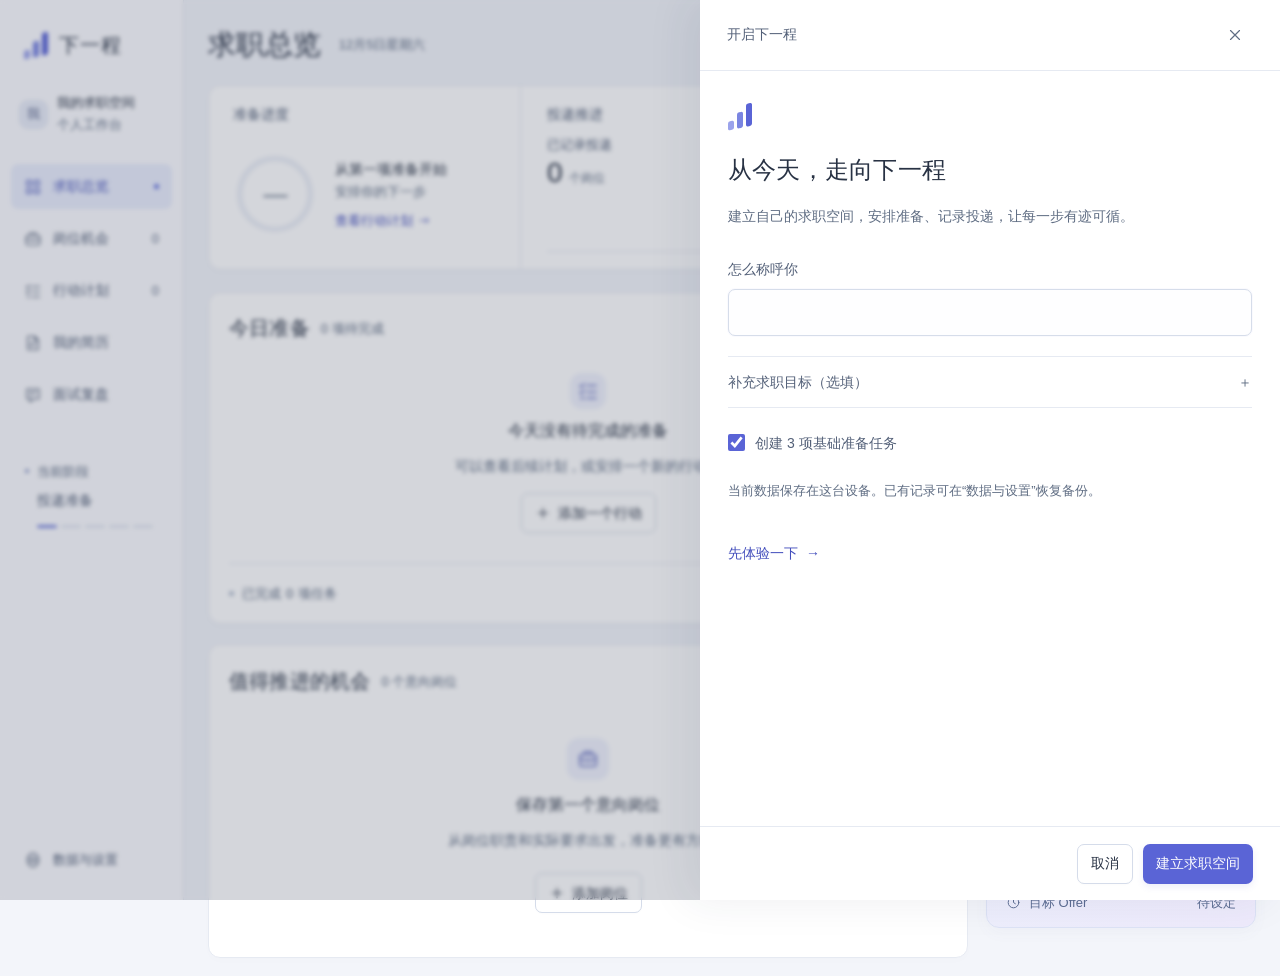
<file: ios/index.html>
<!doctype html>
<html lang="zh-CN">
<head>
<meta charset="utf-8">
<meta name="viewport" content="width=device-width,initial-scale=1,viewport-fit=cover">
<meta name="theme-color" content="#f3f5fa">
<title>下一程 · 求职工作台</title>
<link rel="icon" href="data:image/svg+xml,%3Csvg xmlns='http://www.w3.org/2000/svg' viewBox='0 0 32 32'%3E%3Crect width='32' height='32' rx='8' fill='%235a64d6'/%3E%3Cpath d='M7 23V17M16 23V11M25 23V5' stroke='white' stroke-width='4'/%3E%3C/svg%3E">
<meta name="nextstep-shell" content="1">
<meta name="nextstep-release" content="20261106-r13-v4">
<meta name="apple-mobile-web-app-capable" content="yes">
<meta name="apple-mobile-web-app-status-bar-style" content="default">
<meta name="apple-mobile-web-app-title" content="下一程">
<link rel="apple-touch-icon" href="icons/apple-touch-icon.png">
<link rel="manifest" href="manifest.webmanifest">
<link rel="stylesheet" href="styles.css">
<link rel="stylesheet" href="mobile.css">
<script defer src="storage.js">
</script>
<script defer src="demo.js">
</script>
<script defer src="app.js">
</script>
<script defer src="vendor/alpine.min.js">
</script>
<script defer src="pwa.js">
</script>
</head>
<body x-data="desktopApp" :class="{'panel-open':panel}" @keydown.window="trap($event)">
<svg class="symbol-bank" aria-hidden="true">
<defs>
  <symbol id="grid" viewBox="0 0 24 24">
<rect x="3.5" y="3.5" width="6.5" height="6.5" rx="1.4"/>
<rect x="14" y="3.5" width="6.5" height="6.5" rx="1.4"/>
<rect x="3.5" y="14" width="6.5" height="6.5" rx="1.4"/>
<rect x="14" y="14" width="6.5" height="6.5" rx="1.4"/>
</symbol>
  <symbol id="briefcase" viewBox="0 0 24 24">
<rect x="3" y="7" width="18" height="13" rx="2.5"/>
<path d="M8 7V4h8v3M3 12a26 26 0 0 0 18 0M10 13h4"/>
</symbol>
  <symbol id="plan" viewBox="0 0 24 24">
<path d="m3 6 2 2 3-4M11 6h10M3 13l2 2 3-4M11 13h10M4 20h4M11 20h10"/>
</symbol>
  <symbol id="file" viewBox="0 0 24 24">
<path d="M14 3H6a1 1 0 0 0-1 1v16a1 1 0 0 0 1 1h12a1 1 0 0 0 1-1V8ZM14 3v5h5M8 12h8M8 16h6"/>
</symbol>
  <symbol id="chat" viewBox="0 0 24 24">
<path d="M20 4H4v13h4v4l5-4h7ZM8 8h8M8 12h5"/>
</symbol>
  <symbol id="arrow" viewBox="0 0 24 24">
<path d="M4 12h15m-5-5 5 5-5 5"/>
</symbol>
  <symbol id="chevron" viewBox="0 0 24 24">
<path d="m9 5 7 7-7 7"/>
</symbol>
  <symbol id="plus" viewBox="0 0 24 24">
<path d="M12 5v14M5 12h14"/>
</symbol>
  <symbol id="check" viewBox="0 0 24 24">
<path d="m5 12 4 4L19 6"/>
</symbol>
  <symbol id="settings" viewBox="0 0 24 24">
<path d="m9 3-1 3-3 1 1 3-2 2 2 2-1 3 3 1 1 3h6l1-3 3-1-1-3 2-2-2-2 1-3-3-1-1-3Z"/>
<circle cx="12" cy="12" r="3"/>
</symbol>
  <symbol id="clock" viewBox="0 0 24 24">
<circle cx="12" cy="12" r="8.5"/>
<path d="M12 7v5l3 2"/>
</symbol>
  <symbol id="pin" viewBox="0 0 24 24">
<path d="M19 10c0 5-7 11-7 11S5 15 5 10a7 7 0 0 1 14 0Z"/>
<circle cx="12" cy="10" r="2"/>
</symbol>
  <symbol id="close" viewBox="0 0 24 24">
<path d="m6 6 12 12M6 18 18 6"/>
</symbol>
  <symbol id="external" viewBox="0 0 24 24">
<path d="M9 5H5v14h14v-4M13 5h6v6M19 5 9 15"/>
</symbol>
<symbol id="search" viewBox="0 0 24 24">
<circle cx="10.5" cy="10.5" r="6.5"/>
<path d="m16 16 5 5"/>
</symbol>
<symbol id="download" viewBox="0 0 24 24">
<path d="M12 3v12m-5-5 5 5 5-5M4 16v5h16v-5"/>
</symbol>
<symbol id="upload" viewBox="0 0 24 24">
<path d="M12 16V4m-5 5 5-5 5 5M4 16v5h16v-5"/>
</symbol>
<symbol id="calendar" viewBox="0 0 24 24">
<rect x="3" y="5" width="18" height="16" rx="2"/>
<path d="M7 3v5M17 3v5M3 11h18M7 15h3M14 15h3"/>
</symbol>
<symbol id="edit" viewBox="0 0 24 24">
<path d="m15 4 5 5M4 20l5-1L21 7l-5-5L4 14ZM4 20h16"/>
</symbol>
</defs>
</svg>
<a class="skip-link" href="#main-content">跳到主要内容</a>
<div class="workspace" :inert="!!panel">
<aside class="sidebar" aria-label="工作台导航">
<a class="brand" href="#overview" @click.prevent="go('overview')">
<span class="brand-logo" aria-hidden="true">
<i>
</i>
<i>
</i>
<i>
</i>
</span>
<span>下一程</span>
</a>
<button class="space-switch" @click="open('profile')">
<span class="space-avatar" x-text="state.profile.owner.slice(0,1)||'我'">
</span>
<span class="space-name">
<span :title="spaceName" x-text="spaceName">
</span>
<small>个人工作台</small>
</span>
</button>
<nav class="navigation" aria-label="主导航">
<template x-for="n in navs" :key="n.key">
<a class="nav-link" :class="{selected:view===n.key}" :href="'#'+n.key" :aria-current="view===n.key?'page':null" @click.prevent="go(n.key)">
<svg class="icon" aria-hidden="true">
<use :href="'#'+n.icon"/>
</svg>
<span x-text="n.label">
</span>
<span class="selected-dot" x-show="view===n.key">
</span>
<span class="nav-count" x-show="view!==n.key && ['jobs','tasks'].includes(n.key)" x-text="n.key==='jobs'?activeJobs.length:remaining">
</span>
</a>
</template>
</nav>
<button class="sidebar-note" @click="open('goal')">
<span class="note-dot">
</span>当前阶段<small x-text="['','投递准备','定向投递','面试推进','录用与交接','已入职'][stage]">
</small>
<span class="side-stage">
<template x-for="n in 5" :key="n">
<i :class="{reached:n<=stage}">
</i>
</template>
</span>
</button>
<div class="sidebar-bottom">
<a class="nav-link" :class="{selected:view==='settings'}" href="#settings" @click.prevent="go('settings')">
<svg class="icon" aria-hidden="true">
<use href="#settings"/>
</svg>数据与设置</a>
</div>
</aside>
<main class="main" id="main-content">
<header class="page-header">
<h1 tabindex="-1" x-ref="pageTitle">
<span x-text="heading">
</span>
<span class="demo-badge" x-show="demoMode">体验</span>
<span class="header-date" x-text="dateText">
</span>
</h1>
<div class="header-actions">
<button x-show="view==='overview'" class="quiet-link" @click="go('tasks')">查看今日计划<svg class="icon" aria-hidden="true">
<use href="#arrow"/>
</svg>
</button>
<template x-if="view==='overview'">
<div>
<button type="button" class="button outline" aria-label="记录进展" @click="open('progress')" :disabled="saving || fileReading">
<svg class="icon" aria-hidden="true">
<use href="#plus"/>
</svg>记录进展</button>
</div>
</template>
<template x-if="view==='jobs'">
<div>
<button type="button" class="button primary" aria-label="添加岗位" @click="open('job')" :disabled="saving || fileReading">
<svg class="icon" aria-hidden="true">
<use href="#plus"/>
</svg>添加岗位</button>
</div>
</template>
<template x-if="view==='tasks'">
<div>
<button type="button" class="button primary" aria-label="添加行动" @click="open('task')" :disabled="saving || fileReading">
<svg class="icon" aria-hidden="true">
<use href="#plus"/>
</svg>添加行动</button>
</div>
</template>
<template x-if="view==='resumes'">
<div>
<button type="button" class="button primary" aria-label="上传简历" @click="open('resume')" :disabled="saving || fileReading">
<svg class="icon" aria-hidden="true">
<use href="#upload"/>
</svg>上传简历</button>
</div>
</template>
<template x-if="view==='reviews'">
<div class="row">
<button type="button" class="button outline" aria-label="安排面试" @click="open('interview')" :disabled="saving || fileReading">
<svg class="icon" aria-hidden="true">
<use href="#calendar"/>
</svg>安排面试</button>
<button type="button" class="button primary" aria-label="记录复盘" @click="open('review')" :disabled="saving || fileReading">
<svg class="icon" aria-hidden="true">
<use href="#plus"/>
</svg>记录复盘</button>
</div>
</template>
<button class="mobile-profile" type="button" aria-label="打开个人目标与设置" x-show="view!=='settings'" @click="go('settings')">
<span x-text="state.profile.owner.slice(0,1)||'我'">
</span>
</button>
</div>
</header>
<div class="global-error" x-show="error" x-cloak role="alert">
<span x-text="error">
</span>
<button @click="refreshRecords()">重新读取</button>
<button aria-label="关闭错误提示" @click="error=''">
<svg class="icon" aria-hidden="true">
<use href="#close"/>
</svg>
</button>
</div>
<div class="loading-state surface" x-show="loading">正在读取求职记录…</div>
<div x-show="!loading" x-cloak>
<section x-show="view==='overview'" class="view overview-view">
<section class="summary" aria-label="求职概览">
<button class="task-progress" @click="showPreparation()" :aria-label="'查看全部准备任务：'+taskProgressText">
  <span class="metric-heading">准备进度<svg class="icon metric-link" aria-hidden="true">
<use href="#arrow"/>
</svg>
</span>
  <span class="preparation-metric">
    <span class="progress-ring" :class="{'is-empty':!state.tasks.length,'is-done':state.tasks.length && !remaining}" :role="state.tasks.length?'progressbar':'img'" :aria-label="state.tasks.length?'准备任务完成度':'尚未安排准备任务'" :aria-valuenow="state.tasks.length?percent:null" :aria-valuetext="taskProgressText" aria-valuemin="0" aria-valuemax="100">
      <svg viewBox="0 0 88 88" aria-hidden="true">
<circle class="ring-track" cx="44" cy="44" r="37"/>
<circle class="ring-value" cx="44" cy="44" r="37" pathLength="100" stroke-dasharray="100 100" :stroke-dashoffset="100-percent" :style="{opacity:completed?1:0}"/>
</svg>
      <span class="ring-number" aria-hidden="true">
<span x-text="state.tasks.length?percent:'—'">
</span>
<small x-show="state.tasks.length">%</small>
</span>
    </span>
    <span class="preparation-copy">
<span class="preparation-total" x-show="state.tasks.length">
<strong x-text="completed">
</strong>
<span>/ <span x-text="state.tasks.length">
</span>
<span class="completion-suffix"> 项已完成</span>
</span>
</span>
<span class="preparation-total empty-copy" x-show="!state.tasks.length">从第一项准备开始</span>
<span class="preparation-caption" x-text="!state.tasks.length?'安排你的下一步':remaining?'还有 '+remaining+' 项待完成':'当前任务已全部完成'">
</span>
<span class="metric-action">查看行动计划<svg class="icon" aria-hidden="true">
<use href="#arrow"/>
</svg>
</span>
</span>
  </span>
</button>
<section class="pipeline-overview" aria-labelledby="pipeline-heading" aria-describedby="pipeline-description">
  <div class="pipeline-head">
<h2 class="metric-heading" id="pipeline-heading">投递推进</h2>
<span class="pipeline-meta">
<span x-text="state.applications.length?'当前状态 · 含已归档':'尚无投递记录'">
</span>
<details class="metric-info" @click.outside="$el.removeAttribute('open')" @keydown.escape.prevent="$el.removeAttribute('open')">
<summary aria-label="查看投递统计口径">i</summary>
<p id="pipeline-description">按投递记录的最新状态统计。后项是前项的子集，不代表历史转化；面试单独录入时，不补算为已投递。</p>
</details>
</span>
</div>
  <div class="pipeline-stages">
<template x-for="(s,index) in applicationStages" :key="s.key">
<button class="pipeline-stage" @click="showApplicationStage(s.key)" :aria-label="s.label+'：'+s.count+' 个岗位，查看列表'" :title="s.detail" :style="'--stage-height:'+s.height+'%'">
    <span class="pipeline-label">
<span class="wide-stage-label" x-text="s.label">
</span>
<span class="mobile-stage-label" x-text="['已投递','有反馈','面试中'][index]">
</span>
<svg class="icon" aria-hidden="true">
<use href="#arrow"/>
</svg>
</span>
<span class="pipeline-value">
<strong x-text="s.count">
</strong>
<small>个岗位</small>
</span>
    <span class="pipeline-shape" aria-hidden="true">
<span class="pipeline-bar">
</span>
<svg class="pipeline-connector" viewBox="0 0 100 100" preserveAspectRatio="none" x-show="index<2">
<polygon :points="pipelineConnector(index)"/>
</svg>
</span>
  </button>
</template>
</div>
  <div class="pipeline-statuses" x-show="state.applications.length" aria-label="投递最新状态分布">
<template x-for="s in feedback" :key="s.key">
<button class="pipeline-status" :class="{'is-zero':!s.count}" @click="showApplicationStage(s.key)" :aria-label="s.label+'：'+s.count+' 个岗位，查看列表'">
<span x-text="s.label">
</span>
<strong x-text="s.count">
</strong>
</button>
</template>
</div>
</section>
</section>
<button class="mobile-day-summary" @click="todayEvents.length?open('today-activity'):open('progress')">
<span>今日进展 <b x-text="todayEvents.length?todayEvents.length+' 条':''">
</b>
</span>
<span class="day-summary-title" x-text="todayEvents.length?todayEvents[0].title:'还没有记录，记一笔'">
</span>
<svg class="icon" aria-hidden="true">
<use href="#chevron"/>
</svg>
</button>
<div class="work-grid">
<div class="primary-column">
<section class="preparation surface" id="preparation">
<div class="section-head">
<div class="section-title">
<h2>今日准备</h2>
<span class="sub-count" x-text="dueRemaining+' 项待完成'">
</span>
</div>
<button class="icon-button" aria-label="添加行动" @click="open('task')">
<svg class="icon" aria-hidden="true">
<use href="#plus"/>
</svg>
</button>
</div>
<div class="task-toolbar" x-show="dueTasks.length">
<div class="tabs" aria-label="今日准备筛选">
<button :class="{active:taskFilter==='pending'}" @click="taskFilter='pending'">待完成</button>
<button :class="{active:taskFilter==='all'}" @click="taskFilter='all'">全部任务</button>
</div>
<span class="list-hint">含逾期 · 按优先级排列</span>
</div>
<div class="task-list">
<template x-for="(t,index) in todayTasks" :key="t.id">
<article class="task" :class="{'featured':index===0 && !t.done,'is-complete':t.done,'just-updated':focusId===t.id}">
<button class="task-check" :aria-label="(t.done?'重新打开：':'标记完成：')+t.title" :aria-pressed="t.done" @click="toggleTask(t.id)" :disabled="saving">
<span>
<svg class="icon" x-show="t.done" aria-hidden="true">
<use href="#check"/>
</svg>
</span>
</button>
<div class="task-content">
<div class="task-meta">
<span class="priority" :class="{'priority-first':t.priority===1}" x-text="priorityName(t.priority)">
</span>
<span class="meta-divider">
</span>
<span x-text="t.category">
</span>
</div>
<h3>
<button class="task-title-button" @click="open('task-detail',t.id)" x-text="t.title">
</button>
</h3>
<p x-show="index===0 && !t.done" x-text="t.detail">
</p>
<span class="linked-meta" x-show="t.jobId" x-text="jobName(t.jobId)">
</span>
</div>
<div class="task-trailing">
<div class="task-deadline">
<time class="task-date" :datetime="t.due" :aria-label="'截止日期：'+t.due">
<span class="long-date" x-text="t.due">
</span>
<span class="short-date" x-text="t.due===today?'今天':t.due.slice(5).replace('-','.')">
</span>
</time>
<span class="task-due-state" :class="{'overdue':!t.done && t.due<today}" x-text="t.done?'已完成':t.due<today?'已逾期':t.due===today?'今天截止':''">
</span>
</div>
<button class="task-action" :class="{'main-action':index===0 && !t.done}" @click="open('task-detail',t.id)">
<span class="wide-action-label" x-text="index===0 && !t.done?'开始整理':'查看'">
</span>
<span class="mobile-action-label" x-text="index===0 && !t.done?'开始':'查看'">
</span>
<svg class="icon" aria-hidden="true">
<use href="#arrow"/>
</svg>
</button>
</div>
</article>
</template>
<div x-show="!todayTasks.length">
<div class="empty-state">
<span class="empty-mark">
<svg class="icon" aria-hidden="true">
<use href="#plan"/>
</svg>
</span>
<h3>今天没有待完成的准备</h3>
<p>可以查看后续计划，或安排一个新的行动。</p>
<button type="button" class="button outline" aria-label="添加一个行动" @click="open('task')" :disabled="saving || fileReading">
<svg class="icon" aria-hidden="true">
<use href="#plus"/>
</svg>添加一个行动</button>
</div>
</div>
</div>
<footer class="section-footer">
<span>
<span class="completion-dot" :class="{done:completed>0}">
</span>已完成 <b x-text="completed">
</b> 项任务</span>
<button class="text-button" @click="go('tasks')">查看全部计划 <svg class="icon" aria-hidden="true">
<use href="#arrow"/>
</svg>
</button>
</footer>
</section>
<section class="opportunities surface">
<div class="section-head">
<div class="section-title">
<h2>值得推进的机会</h2>
<span class="sub-count" x-text="activeJobs.length+' 个意向岗位'">
</span>
</div>
<button class="text-button" @click="go('jobs')">全部岗位 <svg class="icon" aria-hidden="true">
<use href="#arrow"/>
</svg>
</button>
</div>
<div class="job-table" x-show="recommendedJobs.length">
<div class="job-table-head">
<span>公司</span>
<span>岗位</span>
<span>下一步</span>
<span>
</span>
</div>
<template x-for="j in recommendedJobs" :key="j.id">
<button class="job-row " @click="open('job-detail',j.id)">
<span class="company" x-text="j.company">
</span>
<span class="job-title">
<strong x-text="j.title">
</strong>
<small>
<span x-text="j.location||'地点待确认'">
</span>
<span class="job-source" x-text="j.source||'手动保存'">
</span>
</small>
</span>
<span class="job-next" x-text="nextStep(j)">
</span>
<svg class="icon" aria-hidden="true">
<use href="#chevron"/>
</svg>
</button>
</template>
</div>
<div x-show="!recommendedJobs.length">
<div class="empty-state">
<span class="empty-mark">
<svg class="icon" aria-hidden="true">
<use href="#briefcase"/>
</svg>
</span>
<h3>保存第一个意向岗位</h3>
<p>从岗位职责和实际要求出发，准备更有方向。</p>
<button type="button" class="button outline" aria-label="添加岗位" @click="open('job')" :disabled="saving || fileReading">
<svg class="icon" aria-hidden="true">
<use href="#plus"/>
</svg>添加岗位</button>
</div>
</div>
</section>
</div>
<aside class="context-column">
<section class="today surface">
<div class="section-head">
<h2>今日进展</h2>
<span class="today-date" x-text="shortDate">
</span>
</div>
<div class="today-empty" x-show="!todayEvents.length">
<span class="event-marker">
</span>
<h3>今天暂无新增进展</h3>
<p>完成准备、投递或沟通后，<br>把这一步记录下来。</p>
</div>
<div class="event-list">
<template x-for="e in todayEvents.slice(0,2)" :key="e.id">
<article class="event">
<span class="event-marker">
</span>
<time x-text="e.date===today?(e.time||'') : e.date+' '+(e.time||'')">
</time>
<h3 x-text="e.title">
</h3>
<div class="event-management" x-show="e.kind==='note'">
<button class="text-button" @click="open('progress',e.id)">编辑</button>
<button class="text-button danger" @click="remove('events',e.id)">删除</button>
</div>
<p class="event-detail" x-show="e.detail" x-text="e.detail">
</p>
<button class="text-button" x-show="e.jobId" @click="open('job-detail',e.jobId)" x-text="jobName(e.jobId)">
</button>
</article>
</template>
</div>
<div class="today-actions">
<button class="record-progress" @click="open('progress')">
<svg class="icon" aria-hidden="true">
<use href="#plus"/>
</svg>记录一次推进<svg class="icon" aria-hidden="true">
<use href="#arrow"/>
</svg>
</button>
<button x-show="state.events.length" class="text-button all-events" @click="open('activity')">全部进展</button>
</div>
</section>
<section class="goal-card">
<div class="goal-top">
<span class="goal-eyebrow">下一里程碑</span>
<button class="icon-button" aria-label="查看求职目标" @click="open('goal')">
<svg class="icon" aria-hidden="true">
<use href="#arrow"/>
</svg>
</button>
</div>
<h2 x-text="milestoneTitle">
</h2>
<p class="goal-description" x-text="milestoneDetail">
</p>
<div class="journey" :aria-label="'当前阶段：'+['','准备','投递','面试','Offer','入职'][stage]">
<template x-for="(label,index) in ['准备','投递','面试','Offer','入职']" :key="label">
<div class="journey-stop" :class="{'current':stage===index+1,'passed':stage>index+1}">
<i x-text="index+1">
</i>
<span x-text="label">
</span>
</div>
</template>
</div>
<div class="goal-details">
<div>
<span>意向地点</span>
<strong x-text="state.profile.city||'待补充'">
</strong>
</div>
<div>
<span>理想年包</span>
<strong x-text="salaryLabel">
</strong>
</div>
</div>
<div class="goal-deadline">
<svg class="icon" aria-hidden="true">
<use href="#clock"/>
</svg>
<span>目标 Offer<span x-text="state.profile.goalWindow||'待设定'">
</span>
</span>
</div>
</section>
<template x-if="nextInterview">
<section class="surface compact-surface">
<span class="eyebrow">下一次面试</span>
<h3 x-text="jobName(nextInterview.jobId)">
</h3>
<p x-text="nextInterview.date+' '+nextInterview.time+' · '+nextInterview.round">
</p>
<button class="text-button" @click="open('interview',nextInterview.id)">查看安排 <svg class="icon" aria-hidden="true">
<use href="#arrow"/>
</svg>
</button>
</section>
</template>
</aside>
</div>
</section>
<section x-show="view==='jobs'" class="view">
<p class="page-intro">把有价值的机会留下来，持续跟进到下一步。</p>
<div class="surface list-surface">
<div class="list-toolbar">
<div class="segmented" aria-label="岗位范围">
<template x-for="s in [{key:'active',label:'全部机会'},{key:'pending',label:'待推进'},{key:'submitted',label:'已投递'},{key:'archived',label:'已归档'}]">
<button :class="{active:jobFilter===s.key || (s.key==='submitted' && isApplicationFilter)}" @click="setJobScope(s.key)" x-text="s.label">
</button>
</template>
</div>
<label class="search-field">
<svg class="icon" aria-hidden="true">
<use href="#search"/>
</svg>
<input x-model="jobQuery" aria-label="搜索岗位" placeholder="搜索公司、岗位或地点">
<button aria-label="清空岗位搜索" x-show="jobQuery" @click="jobQuery=''">
<svg class="icon" aria-hidden="true">
<use href="#close"/>
</svg>
</button>
</label>
</div>
<div class="mobile-filter-bar">
<span x-text="filteredJobs.length+' 个岗位'">
</span>
<button @click="open('job-filters')">筛选 <svg class="icon" aria-hidden="true">
<use href="#plan"/>
</svg>
</button>
</div>
<div class="filter-row job-feedback-filters">
<span>反馈状态</span>
<button class="filter-chip" :class="{active:!isApplicationFilter || jobFilter==='submitted'}" @click="jobFilter=isApplicationFilter?'submitted':jobFilter">不限</button>
<button class="filter-chip" :class="{active:jobFilter==='feedback'}" @click="jobFilter='feedback'">有反馈</button>
<template x-for="s in statuses" :key="s.key">
<button class="filter-chip" :class="{active:jobFilter===s.key}" @click="jobFilter=s.key" x-text="s.label">
</button>
</template>
<label class="archive-scope" x-show="jobFilter!=='archived'">
<input type="checkbox" x-model="jobIncludeArchived">含已归档</label>
<span class="result-count" x-text="filteredJobs.length+' 个岗位'">
</span>
</div>
<div class="job-table large-job-table" x-show="filteredJobs.length">
<div class="job-table-head full-job-row">
<span>公司</span>
<span>岗位 / 地点与薪资</span>
<span>当前状态</span>
<span>下一步</span>
<span>
</span>
</div>
<template x-for="j in filteredJobs" :key="j.id">
<button class="job-row full-job-row" @click="open('job-detail',j.id)">
<span class="company" x-text="j.company">
</span>
<span class="job-title">
<strong x-text="j.title">
</strong>
<small>
<span x-text="j.location||'地点待确认'">
</span>
<span class="job-source" x-text="j.salary||j.source||'手动保存'">
</span>
</small>
</span>
<span class="badge" :class="application(j.id)?.status" x-text="statusName(application(j.id)?.status)">
</span>
<span class="job-next" x-text="nextStep(j)">
</span>
<svg class="icon" aria-hidden="true">
<use href="#chevron"/>
</svg>
</button>
</template>
</div>
<div x-show="!filteredJobs.length">
<div class="empty-state">
<span class="empty-mark">
<svg class="icon" aria-hidden="true">
<use href="#briefcase"/>
</svg>
</span>
<h3>这里还没有岗位</h3>
<p>保存意向岗位，或调整筛选查看其他机会。</p>
<button type="button" class="button outline" aria-label="添加岗位" @click="open('job')" :disabled="saving || fileReading">
<svg class="icon" aria-hidden="true">
<use href="#plus"/>
</svg>添加岗位</button>
<button class="text-button" @click="jobQuery='';setJobScope('active')">清除筛选</button>
</div>
</div>
</div>
<div class="below-note">
<svg class="icon" aria-hidden="true">
<use href="#clock"/>
</svg>收藏岗位与实际投递分别记录；招聘平台反馈需要手动更新。</div>
</section>
<section x-show="view==='tasks'" class="view">
<p class="page-intro">把准备拆成可完成的行动，让下一步始终明确。</p>
<div class="plan-layout">
<div class="surface list-surface">
<div class="list-toolbar">
<div class="segmented">
<template x-for="s in [{key:'pending',label:'待完成'},{key:'done',label:'已完成'},{key:'all',label:'全部行动'}]">
<button :class="{active:taskFilter===s.key}" @click="taskFilter=s.key" x-text="s.label">
</button>
</template>
</div>
<label class="search-field">
<svg class="icon" aria-hidden="true">
<use href="#search"/>
</svg>
<input x-model="taskQuery" aria-label="搜索行动" placeholder="搜索行动或关联岗位">
</label>
</div>
<div class="filter-row">
<span>截止时间</span>
<template x-for="s in [{key:'all',label:'不限'},{key:'overdue',label:'已逾期'},{key:'today',label:'今天'},{key:'upcoming',label:'之后'}]">
<button class="filter-chip" :class="{active:taskPeriod===s.key}" @click="taskPeriod=s.key" x-text="s.label">
</button>
</template>
<span class="result-count" x-text="filteredTasks.length+' 项行动'">
</span>
</div>
<div class="task-groups">
<template x-for="g in taskGroups" :key="g.priority">
<section class="task-group">
<div class="group-title">
<span class="priority-dot" :class="'p'+g.priority">
</span>
<h3 x-text="g.label">
</h3>
<span x-text="g.tasks.length">
</span>
</div>
<template x-for="(t,index) in g.tasks" :key="t.id">
<article class="task" :class="{'featured':false,'is-complete':t.done,'just-updated':focusId===t.id}">
<button class="task-check" :aria-label="(t.done?'重新打开：':'标记完成：')+t.title" :aria-pressed="t.done" @click="toggleTask(t.id)" :disabled="saving">
<span>
<svg class="icon" x-show="t.done" aria-hidden="true">
<use href="#check"/>
</svg>
</span>
</button>
<div class="task-content">
<div class="task-meta">
<span class="priority" :class="{'priority-first':t.priority===1}" x-text="priorityName(t.priority)">
</span>
<span class="meta-divider">
</span>
<span x-text="t.category">
</span>
</div>
<h3>
<button class="task-title-button" @click="open('task-detail',t.id)" x-text="t.title">
</button>
</h3>
<p x-show="false" x-text="t.detail">
</p>
<span class="linked-meta" x-show="t.jobId" x-text="jobName(t.jobId)">
</span>
</div>
<div class="task-trailing">
<div class="task-deadline">
<time class="task-date" :datetime="t.due" :aria-label="'截止日期：'+t.due">
<span class="long-date" x-text="t.due">
</span>
<span class="short-date" x-text="t.due===today?'今天':t.due.slice(5).replace('-','.')">
</span>
</time>
<span class="task-due-state" :class="{'overdue':!t.done && t.due<today}" x-text="t.done?'已完成':t.due<today?'已逾期':t.due===today?'今天截止':''">
</span>
</div>
<button class="task-action" :class="{'main-action':false}" @click="open('task-detail',t.id)">
<span class="wide-action-label" x-text="false?'开始整理':'查看'">
</span>
<span class="mobile-action-label" x-text="false?'开始':'查看'">
</span>
<svg class="icon" aria-hidden="true">
<use href="#arrow"/>
</svg>
</button>
</div>
</article>
</template>
</section>
</template>
<div x-show="!filteredTasks.length">
<div class="empty-state">
<span class="empty-mark">
<svg class="icon" aria-hidden="true">
<use href="#plan"/>
</svg>
</span>
<h3>没有符合条件的行动</h3>
<p>没有符合当前筛选的行动。可以调整筛选或安排新的准备。</p>
<button type="button" class="button outline" aria-label="添加行动" @click="open('task')" :disabled="saving || fileReading">
<svg class="icon" aria-hidden="true">
<use href="#plus"/>
</svg>添加行动</button>
</div>
</div>
</div>
</div>
<aside class="context-column">
<section class="surface compact-surface">
<span class="eyebrow">计划进度</span>
<div class="plan-progress">
<strong x-text="percent+'%'">
</strong>
<span x-text="completed+' / '+state.tasks.length+' 项已完成'">
</span>
</div>
<div class="small-track">
<i :style="'width:'+percent+'%'">
</i>
</div>
<div class="mini-counts">
<span>今天待办<strong x-text="state.tasks.filter(t=>!t.done && t.due===today).length">
</strong>
</span>
<span>已逾期<strong x-text="state.tasks.filter(t=>!t.done && t.due<today).length">
</strong>
</span>
</div>
</section>
<section class="goal-card">
<div class="goal-top">
<span class="goal-eyebrow">下一里程碑</span>
<button class="icon-button" aria-label="查看求职目标" @click="open('goal')">
<svg class="icon" aria-hidden="true">
<use href="#arrow"/>
</svg>
</button>
</div>
<h2 x-text="milestoneTitle">
</h2>
<p class="goal-description" x-text="milestoneDetail">
</p>
<div class="journey" :aria-label="'当前阶段：'+['','准备','投递','面试','Offer','入职'][stage]">
<template x-for="(label,index) in ['准备','投递','面试','Offer','入职']" :key="label">
<div class="journey-stop" :class="{'current':stage===index+1,'passed':stage>index+1}">
<i x-text="index+1">
</i>
<span x-text="label">
</span>
</div>
</template>
</div>
<div class="goal-details">
<div>
<span>意向地点</span>
<strong x-text="state.profile.city||'待补充'">
</strong>
</div>
<div>
<span>理想年包</span>
<strong x-text="salaryLabel">
</strong>
</div>
</div>
<div class="goal-deadline">
<svg class="icon" aria-hidden="true">
<use href="#clock"/>
</svg>
<span>目标 Offer<span x-text="state.profile.goalWindow||'待设定'">
</span>
</span>
</div>
</section>
</aside>
</div>
</section>
<section x-show="view==='resumes'" class="view">
<p class="page-intro">保留每一个简历版本，清楚知道每次投递用了哪一份。</p>
<div class="resume-layout">
<div class="primary-column">
<div class="surface resume-toolbar">
<span>
<strong x-text="state.resumes.length">
</strong> 个文件版本</span>
<label class="search-field">
<svg class="icon" aria-hidden="true">
<use href="#search"/>
</svg>
<input x-model="resumeQuery" aria-label="搜索简历" placeholder="搜索简历名称、版本或备注">
</label>
</div>
<template x-for="g in resumeGroups" :key="g.id">
<section class="surface resume-group">
<div class="section-head">
<div class="resume-identity">
<span class="file-icon">
<svg class="icon" aria-hidden="true">
<use href="#file"/>
</svg>
</span>
<div>
<h2 x-text="g.latest.label||g.latest.name">
</h2>
<p x-text="g.versions.length+' 个版本 · 最近保存 '+(g.latest.date||'日期未记录')">
</p>
</div>
</div>
<button type="button" class="button outline" aria-label="添加新版本" @click="open('resume','',{groupId:g.id,label:g.latest.label||g.latest.name,versionLabel:'V'+(g.versions.length+1)})" :disabled="saving || fileReading">
<svg class="icon" aria-hidden="true">
<use href="#plus"/>
</svg>添加新版本</button>
</div>
<template x-for="(r,index) in g.versions" :key="r.id">
<article class="resume-version">
<div class="version-heading">
<span class="version-label" x-text="r.versionLabel||'原始版本'">
</span>
<span class="badge" x-show="index===0">最新保存</span>
<time x-text="r.date">
</time>
</div>
<div class="version-content">
<div class="version-info">
<h3 x-text="r.name">
</h3>
<p x-text="size(r.size)+' · '+(resumeUses(r)?resumeUses(r)+' 个岗位投递使用':'尚未关联投递')">
</p>
<p class="pre-line" x-show="r.note" x-text="r.note">
</p>
</div>
<div class="row">
<button type="button" class="button outline" aria-label="下载" @click="download(r)" :disabled="saving || fileReading">
<svg class="icon" aria-hidden="true">
<use href="#download"/>
</svg>下载</button>
<button class="icon-button" aria-label="编辑简历信息" @click="open('resume',r.id)">
<svg class="icon" aria-hidden="true">
<use href="#edit"/>
</svg>
</button>
</div>
</div>
</article>
</template>
</section>
</template>
<div class="surface" x-show="!resumeGroups.length">
<div class="empty-state">
<span class="empty-mark">
<svg class="icon" aria-hidden="true">
<use href="#file"/>
</svg>
</span>
<h3>从第一份简历开始</h3>
<p>支持 PDF、Word、TXT，每个文件不超过 10 MB。</p>
<button type="button" class="button primary" aria-label="上传简历" @click="open('resume')" :disabled="saving || fileReading">
<svg class="icon" aria-hidden="true">
<use href="#upload"/>
</svg>上传简历</button>
</div>
</div>
</div>
<aside class="context-column">
<section class="surface compact-surface">
<span class="eyebrow">版本与投递</span>
<h3>每次投递，有据可查</h3>
<p>新文件保存为新版本，原版本始终保留。记录投递时选择简历，投递记录会留存当时的文件。</p>
<div class="simple-divider">
</div>
<span class="eyebrow">文件保存</span>
<p>文件保存在当前浏览器。导出备份时会一并打包，换设备后可恢复。</p>
<button type="button" class="button outline" aria-label="导出完整备份" @click="exportBackup()" :disabled="saving || fileReading">
<svg class="icon" aria-hidden="true">
<use href="#download"/>
</svg>导出完整备份</button>
</section>
</aside>
</div>
</section>
<section x-show="view==='reviews'" class="view">
<p class="page-intro">从面试安排到回顾，把每次交流沉淀为下一次的准备。</p>
<div class="review-layout">
<div class="primary-column">
<section class="surface list-surface">
<div class="section-head">
<div class="section-title">
<h2>面试安排</h2>
<span class="sub-count" x-text="state.interviews.filter(i=>i.status==='scheduled').length+' 场待跟进'">
</span>
</div>
<button class="text-button" @click="open('interview')">添加安排 <svg class="icon" aria-hidden="true">
<use href="#plus"/>
</svg>
</button>
</div>
<div class="interviews">
<template x-for="i in interviews" :key="i.id">
<article class="interview-row">
<div class="date-tile">
<strong x-text="i.date.slice(8)">
</strong>
<span x-text="i.date.slice(0,4)===today.slice(0,4)?i.date.slice(5,7)+'月':i.date.slice(0,7)">
</span>
</div>
<div class="interview-main">
<h3 x-text="jobName(i.jobId)">
</h3>
<p x-text="i.round+' · '+i.time+' · '+i.method">
</p>
<span class="badge" x-text="interviewStatus(i)">
</span>
</div>
<div class="interview-actions">
<button class="text-button" @click="open('interview',i.id)">查看安排</button>
<button class="button outline" x-show="i.status!=='cancelled'" @click="reviewInterview(i)" x-text="state.reviews.some(r=>r.interviewId===i.id)?'查看复盘':i.date>today?'准备面试':'写复盘'">
</button>
</div>
</article>
</template>
</div>
<div x-show="!interviews.length">
<div class="empty-state">
<span class="empty-mark">
<svg class="icon" aria-hidden="true">
<use href="#calendar"/>
</svg>
</span>
<h3>还没有面试安排</h3>
<p>有了具体的时间与岗位后，在这里安排并准备。</p>
<button type="button" class="button outline" aria-label="安排面试" @click="open('interview')" :disabled="saving || fileReading">
<svg class="icon" aria-hidden="true">
<use href="#calendar"/>
</svg>安排面试</button>
</div>
</div>
</section>
<section class="surface list-surface">
<div class="section-head">
<h2>复盘记录</h2>
<span class="sub-count" x-text="state.reviews.length+' 篇'">
</span>
</div>
<div class="list-toolbar review-toolbar">
<label class="search-field">
<svg class="icon" aria-hidden="true">
<use href="#search"/>
</svg>
<input x-model="reviewQuery" aria-label="搜索复盘" placeholder="搜索岗位、问题或复盘内容">
</label>
<select x-model="reviewJob" aria-label="按岗位筛选复盘">
<option value="">全部岗位</option>
<template x-for="j in state.jobs" :key="j.id">
<option :value="j.id" x-text="j.company+' · '+j.title">
</option>
</template>
</select>
</div>
<template x-for="r in filteredReviews" :key="r.id">
<article class="review-entry">
<div class="review-entry-header">
<div>
<span class="eyebrow" x-text="(r.date||'日期未记录')+' · '+r.round">
</span>
<h3>
<button @click="open('review',r.id)" x-text="jobName(r.jobId)">
</button>
</h3>
</div>
<button class="icon-button" aria-label="编辑复盘" @click="open('review',r.id)">
<svg class="icon" aria-hidden="true">
<use href="#edit"/>
</svg>
</button>
</div>
<p class="review-excerpt" x-text="r.reflection||r.content">
</p>
<div class="review-improvement" x-show="r.improvement">
<span>下一次改进</span>
<p x-text="r.improvement">
</p>
<button class="text-button" @click="improveTask(r)">转为准备任务 <svg class="icon" aria-hidden="true">
<use href="#arrow"/>
</svg>
</button>
</div>
</article>
</template>
<div x-show="!filteredReviews.length">
<div class="empty-state">
<span class="empty-mark">
<svg class="icon" aria-hidden="true">
<use href="#chat"/>
</svg>
</span>
<h3>记录一次有价值的复盘</h3>
<p>记下被问到的问题、自己的回答与下一步改进。</p>
<button type="button" class="button outline" aria-label="记录复盘" @click="open('review')" :disabled="saving || fileReading">
<svg class="icon" aria-hidden="true">
<use href="#plus"/>
</svg>记录复盘</button>
</div>
</div>
</section>
</div>
<aside class="context-column">
<section class="surface compact-surface">
<span class="eyebrow">复盘到行动</span>
<h3>把收获留给下一次</h3>
<ol class="guidance-list">
<li>
<strong>还原问题</strong>
<span>具体问了什么，追问在哪里。</span>
</li>
<li>
<strong>回看回答</strong>
<span>是否说清个人动作与结果依据。</span>
</li>
<li>
<strong>明确改进</strong>
<span>补充案例、信息或表达练习。</span>
</li>
</ol>
</section>
</aside>
</div>
</section>
<section x-show="view==='settings'" class="view settings-view">
<p class="page-intro" x-text="demoMode?'体验空间 · 刷新后恢复初始内容':'管理求职目标与设备数据'">
</p>
<div class="settings-layout">
<div class="primary-column">
<section class="surface settings-section">
<div class="section-head">
<h2>求职目标</h2>
<button type="button" class="button outline" aria-label="编辑目标" @click="open('profile')" :disabled="saving || fileReading">
<svg class="icon" aria-hidden="true">
<use href="#edit"/>
</svg>编辑目标</button>
</div>
<dl class="settings-details">
<div>
<dt>称呼</dt>
<dd x-text="state.profile.owner||'未填写'">
</dd>
</div>
<div>
<dt>意向地点</dt>
<dd x-text="state.profile.city||'未填写'">
</dd>
</div>
<div>
<dt>理想年包</dt>
<dd x-text="state.profile.salary||'未填写'">
</dd>
</div>
<div>
<dt>目标 Offer 时间</dt>
<dd x-text="state.profile.goalWindow||'未填写'">
</dd>
</div>
<div>
<dt>实际入职日期</dt>
<dd x-text="state.profile.joinedOn||'尚未记录实际入职'">
</dd>
</div>
</dl>
</section>
<section class="surface settings-section">
<div class="section-head">
<h2>设备与保存</h2>
</div>
<p class="section-description" x-text="demoMode?'当前为独立体验空间，不会修改你的正式记录。':'当前记录保存在这台设备。转移设备前，请先导出完整备份。'">
</p>
<a class="text-button" :href="demoMode?'./':'?demo=1'" x-text="demoMode?'回到我的空间':'进入体验空间'">
</a>
</section>
<section class="surface settings-section">
<div class="section-head">
<h2>备份与恢复</h2>
</div>
<p class="section-description">备份包含求职目标、岗位、行动、简历原件与面试记录，适合换设备或定期留存。</p>
<div class="data-counts">
<span>
<strong x-text="state.jobs.length">
</strong> 岗位</span>
<span>
<strong x-text="state.tasks.length">
</strong> 行动</span>
<span>
<strong x-text="state.resumes.length">
</strong> 简历</span>
<span>
<strong x-text="state.reviews.length">
</strong> 复盘</span>
</div>
<div class="row">
<button type="button" class="button primary" aria-label="导出完整备份" @click="exportBackup()" :disabled="saving || fileReading">
<svg class="icon" aria-hidden="true">
<use href="#download"/>
</svg>导出完整备份</button>
<label class="button outline file-button">
<svg class="icon" aria-hidden="true">
<use href="#upload"/>
</svg>从备份恢复<input type="file" accept=".json,application/json" @change="readImport($event)" :disabled="fileReading || saving">
<span class="sr-only">选择 JSON 备份</span>
</label>
</div>
<p class="small-note">支持原工作台的备份；恢复前会展示内容，确认后覆盖当前空间。</p>
</section>
<section class="surface settings-section">
<div class="section-head">
<h2>数据管理</h2>
</div>
<div class="setting-row">
<div>
<h3>重新读取记录</h3>
<p>多个页面发生保存冲突时，先保留输入，再读取最新记录。</p>
</div>
<button type="button" class="button outline" aria-label="重新读取" @click="refreshRecords()" :disabled="saving || fileReading">重新读取</button>
</div>
<div class="setting-row">
<div>
<h3>清空当前空间</h3>
<p>只影响当前浏览器，删除前请先导出备份。</p>
</div>
<button type="button" class="button danger-outline" aria-label="清空数据" @click="confirmReset()" :disabled="saving || fileReading">清空数据</button>
</div>
</section>
</div>
<aside class="context-column">
<section class="surface compact-surface">
<span class="eyebrow">保存方式</span>
<h3>每台设备，独立记录</h3>
<p>数据与简历保存在当前浏览器，不会自动上传或与另一台手机合并。</p>
<div class="simple-divider">
</div>
<span class="eyebrow">招聘平台</span>
<p>目前手动记录实际投递与反馈，尚未连接猎聘、BOSS 直聘等账号。</p>
</section>
</aside>
</div>
</section>
</div>
</main>
</div>
<nav class="mobile-nav" aria-label="底部导航" :inert="!!panel" :aria-hidden="!!panel">
<template x-for="(n,i) in navs" :key="n.key">
<a :href="'#'+n.key" @click.prevent="go(n.key)" :class="{active:view===n.key}" :aria-current="view===n.key?'page':null">
<svg class="icon" aria-hidden="true">
<use :href="'#'+n.icon"/>
</svg>
<span x-text="['总览','机会','计划','简历','复盘'][i]">
</span>
</a>
</template>
</nav>
<div id="offline-indicator" hidden role="status">离线 · 已保存的内容仍可查看</div>
<div id="update-banner" hidden role="status">
<span id="update-message">有新版本可用</span>
<button id="apply-update" type="button">更新</button>
</div>
<div class="overlay" x-cloak x-show="panel" x-transition.opacity.duration.160ms @click.self="close()">
<section class="detail-panel" :class="{'compact-sheet':['confirm','job-filters'].includes(panel)}" role="dialog" aria-modal="true" :aria-label="panelTitle" tabindex="-1" x-ref="dialog" x-show="panel" x-transition:enter="panel-enter" x-transition:enter-start="panel-start" x-transition:enter-end="panel-end" x-transition:leave="panel-enter" x-transition:leave-end="panel-start">
<header class="drawer-header">
<span x-text="panelTitle">
</span>
<button class="icon-button" aria-label="关闭面板" @click="close()">
<svg class="icon" aria-hidden="true">
<use href="#close"/>
</svg>
</button>
</header>
<div class="form-error" x-show="formError" x-cloak role="alert" tabindex="-1" x-ref="formError" x-text="formError">
</div>
<div class="discard-warning" x-show="discard" x-cloak>
<span>有未保存的修改，要放弃吗？</span>
<button @click="discard=false">继续编辑</button>
<button @click="close(true)">放弃修改</button>
</div>
<template x-if="panel==='welcome'">
<form class="drawer-form" @submit.prevent="saveProfile()">
<div class="drawer-body">
<div class="welcome-intro">
<span class="brand-logo">
<i>
</i>
<i>
</i>
<i>
</i>
</span>
<h2>从今天，走向下一程</h2>
<p>建立自己的求职空间，安排准备、记录投递，让每一步有迹可循。</p>
</div>
<label class="field">
<span>怎么称呼你</span>
<input id="owner" type="text" x-model="form.owner" required maxlength="80" autocomplete="nickname">
</label>
<details class="onboarding-goals">
<summary>补充求职目标（选填）</summary>
<div class="two-fields">
<label class="field">
<span>意向地点（选填）</span>
<input id="city" type="text" x-model="form.city"  maxlength="120">
</label>
<label class="field">
<span>理想年包（选填）</span>
<input id="salary" type="text" x-model="form.salary"  maxlength="240">
</label>
</div>
<label class="field">
<span>目标 Offer 时间（选填）</span>
<input id="goalWindow" type="text" x-model="form.goalWindow"  placeholder="例如：2026 年 12 月" maxlength="240">
</label>
</details>
<label class="check-label">
<input type="checkbox" x-model="form.starter">创建 3 项基础准备任务</label>
<p class="small-note">当前数据保存在这台设备。已有记录可在“数据与设置”恢复备份。</p>
<a class="demo-link" href="?demo=1">先体验一下 <span aria-hidden="true">→</span>
</a>
</div>
<div class="drawer-footer">
<span class="footer-spacer">
</span>
<button type="button" class="button outline" @click="close()">取消</button>
<button type="submit" class="button primary" :disabled="saving || fileReading">
<span x-text="saving?'正在保存…':'建立求职空间'">
</span>
</button>
</div>
</form>
</template>
<template x-if="panel==='profile'">
<form class="drawer-form" @submit.prevent="saveProfile()">
<div class="drawer-body">
<label class="field">
<span>称呼</span>
<input id="owner" type="text" x-model="form.owner" required maxlength="80">
</label>
<label class="field">
<span>意向地点</span>
<input id="city" type="text" x-model="form.city"  maxlength="120">
</label>
<label class="field">
<span>理想年包</span>
<input id="salary" type="text" x-model="form.salary"  maxlength="240">
</label>
<label class="field">
<span>目标 Offer 时间</span>
<input id="goalWindow" type="text" x-model="form.goalWindow"  maxlength="240">
</label>
<div class="simple-divider">
</div>
<label class="field">
<span>实际入职日期（选填）</span>
<input id="joinedOn" type="date" x-model="form.joinedOn"  :max="today">
<small>实际完成入职后再填写；收到 Offer 不代表已经入职。</small>
</label>
</div>
<div class="drawer-footer">
<span class="footer-spacer">
</span>
<button type="button" class="button outline" @click="close()">取消</button>
<button type="submit" class="button primary" :disabled="saving || fileReading">
<span x-text="saving?'正在保存…':'保存目标'">
</span>
</button>
</div>
</form>
</template>
<template x-if="panel==='task'">
<form class="drawer-form" @submit.prevent="saveTask()">
<div class="drawer-body">
<label class="field">
<span>行动标题</span>
<input id="title" type="text" x-model="form.title" required maxlength="500">
</label>
<div class="two-fields">
<label class="field">
<span>优先级</span>
<select x-model="form.priority">
<option value=1>最先完成</option>
<option value=2>优先</option>
<option value=3>常规</option>
</select>
</label>
<label class="field">
<span>截止日期</span>
<input id="due" type="date" x-model="form.due" required >
</label>
</div>
<div class="two-fields">
<label class="field">
<span>分类</span>
<input id="category" type="text" x-model="form.category"  maxlength=100>
</label>
<label class="field">
<span>关联岗位（选填）</span>
<select x-model="form.jobId">
<option value="">不关联岗位</option>
<template x-for="j in state.jobs" :key="j.id">
<option :value="j.id" x-text="j.company+' · '+j.title">
</option>
</template>
</select>
</label>
</div>
<label class="field">
<span>补充说明（选填）</span>
<textarea x-model="form.detail" rows="3" >
</textarea>
</label>
<label class="field">
<span>子步骤（选填，每行一项）</span>
<textarea x-model="form.stepsText" rows="4" >
</textarea>
</label>
</div>
<div class="drawer-footer">
<button type="button" class="text-button danger" x-show="form.id" @click="remove('tasks',form.id)">删除行动</button>
<span class="footer-spacer">
</span>
<button type="button" class="button outline" @click="close()">取消</button>
<button type="submit" class="button primary" :disabled="saving || fileReading">
<span x-text="saving?'正在保存…':'保存行动'">
</span>
</button>
</div>
</form>
</template>
<template x-if="panel==='task-detail' && selectedTask">
<div class="drawer-form">
<div class="drawer-body">
<span class="drawer-kicker" x-text="priorityName(selectedTask.priority)+' · '+selectedTask.category">
</span>
<h2 x-text="selectedTask.title">
</h2>
<p class="pre-line" x-text="selectedTask.detail||'暂无补充说明'">
</p>
<dl class="detail-dl">
<dt>截止日期</dt>
<dd x-text="selectedTask.due">
</dd>
<dt>关联岗位</dt>
<dd>
<button class="text-button" x-show="selectedTask.jobId" @click="open('job-detail',selectedTask.jobId)" x-text="jobName(selectedTask.jobId)">
</button>
<span x-show="!selectedTask.jobId">未关联岗位</span>
</dd>
</dl>
<button class="button outline task-material-link" x-show="selectedTask.category==='我的简历'||selectedTask.kind==='resume'" @click="close(true);go('resumes')">打开我的简历</button>
<div class="checklist">
<template x-for="(step,index) in (selectedTask.steps||[])" :key="index">
<label>
<input type="checkbox" :checked="step.done" @change="toggleStep(index)" :disabled="saving">
<span x-text="step.title">
</span>
</label>
</template>
</div>
</div>
<div class="drawer-footer">
<button class="button outline" @click="open('task',selectedTask.id)">编辑行动</button>
<span class="footer-spacer">
</span>
<button class="button primary" @click="toggleTask(selectedTask.id)" :disabled="saving" x-text="selectedTask.done?'恢复为待办':'标记完成'">
</button>
</div>
</div>
</template>
<template x-if="panel==='job'">
<form class="drawer-form" @submit.prevent="saveJob()">
<div class="drawer-body">
<div class="two-fields">
<label class="field">
<span>公司</span>
<input id="company" type="text" x-model="form.company" required maxlength=200>
</label>
<label class="field">
<span>岗位</span>
<input id="title" type="text" x-model="form.title" required maxlength=200>
</label>
</div>
<div class="two-fields">
<label class="field">
<span>工作地点（选填）</span>
<input id="location" type="text" x-model="form.location"  maxlength=500>
</label>
<label class="field">
<span>薪资（选填）</span>
<input id="salary" type="text" x-model="form.salary"  maxlength=500>
</label>
</div>
<div class="two-fields">
<label class="field">
<span>来源（选填）</span>
<input id="source" type="text" x-model="form.source"  maxlength=1000>
</label>
<label class="field">
<span>最后核验日期（选填）</span>
<input id="verifiedOn" type="date" x-model="form.verifiedOn"  >
</label>
</div>
<label class="field">
<span>来源链接（选填）</span>
<input id="url" type="url" x-model="form.url"  placeholder="https://…" maxlength="2000">
</label>
<label class="field">
<span>联系人 / 渠道（选填）</span>
<input id="contact" type="text" x-model="form.contact"  maxlength="1000">
</label>
<label class="field">
<span>岗位说明 / 任职要求（选填）</span>
<textarea x-model="form.jd" rows="5" maxlength="30000">
</textarea>
</label>
<label class="field">
<span>匹配判断 / 待确认事项（选填）</span>
<textarea x-model="form.assessment" rows="3" >
</textarea>
</label>
<label class="field">
<span>下一步（选填）</span>
<input id="next" type="text" x-model="form.next"  maxlength="500">
</label>
</div>
<div class="drawer-footer">
<span class="footer-spacer">
</span>
<button type="button" class="button outline" @click="close()">取消</button>
<button type="submit" class="button primary" :disabled="saving || fileReading">
<span x-text="saving?'正在保存…':'保存岗位'">
</span>
</button>
</div>
</form>
</template>
<template x-if="panel==='job-detail' && selectedJob">
<div class="drawer-form">
<div class="drawer-body job-detail-body">
<div class="job-detail-identity">
<span class="drawer-kicker" x-text="selectedJob.company">
</span>
<h2 x-text="selectedJob.title">
</h2>
<p x-text="(selectedJob.location||'地点待确认')+(selectedJob.salary?' · '+selectedJob.salary:'')">
</p>
<span class="badge" :class="activeApp?.status" x-text="selectedJob.archived?'已归档':statusName(activeApp?.status)">
</span>
</div>
<div class="row job-quick-actions">
<button type="button" class="button primary" @click="open('application',selectedJob.id)" :disabled="saving || fileReading">
<span x-text="activeApp?'更新反馈':'记录投递'">
</span>
</button>
<button type="button" class="button outline" aria-label="编辑岗位" @click="open('job',selectedJob.id)" :disabled="saving || fileReading">
<svg class="icon" aria-hidden="true">
<use href="#edit"/>
</svg>编辑岗位</button>
</div>
<div class="tabs detail-tabs">
<template x-for="tab in [{key:'overview',label:'岗位信息'},{key:'related',label:'准备与面试'},{key:'history',label:'推进记录'}]">
<button :class="{active:detailTab===tab.key}" @click="detailTab=tab.key" x-text="tab.label">
</button>
</template>
</div>
<div x-show="detailTab==='overview'">
<dl class="detail-dl">
<dt>下一步</dt>
<dd x-text="nextStep(selectedJob)">
</dd>
<dt>岗位来源</dt>
<dd>
<span x-text="selectedJob.source||'未填写'">
</span>
<a x-show="safeURL(selectedJob.url)" class="text-button" :href="safeURL(selectedJob.url)" target="_blank" rel="noopener noreferrer">查看原始页面 <svg class="icon" aria-hidden="true">
<use href="#external"/>
</svg>
</a>
</dd>
<dt>最后核验</dt>
<dd x-text="selectedJob.verifiedOn||'尚未记录核验日期'">
</dd>
<dt>联系人 / 渠道</dt>
<dd x-text="selectedJob.contact||'未填写'">
</dd>
<dt>匹配判断与待确认</dt>
<dd class="pre-line" x-text="selectedJob.assessment||'尚未补充判断'">
</dd>
<dt>岗位说明</dt>
<dd class="pre-line" x-text="selectedJob.jd||'尚未补充岗位说明'">
</dd>
</dl>
<div class="drawer-manage">
<button type="button" class="button outline" @click="archiveJob()" :disabled="saving || fileReading">
<span x-text="selectedJob.archived?'恢复岗位':'归档岗位'">
</span>
</button>
<button class="text-button danger" @click="confirmDeleteJob()">永久删除</button>
</div>
</div>
<div x-show="detailTab==='related'">
<section class="related-section">
<div class="section-head">
<h3>关联行动</h3>
<button class="text-button" @click="open('task','',{jobId:selectedJob.id})">添加行动 <svg class="icon" aria-hidden="true">
<use href="#plus"/>
</svg>
</button>
</div>
<template x-for="t in jobTasks" :key="t.id">
<button class="related-row" @click="open('task-detail',t.id)">
<span x-text="t.title">
</span>
<small x-text="t.done?'已完成':t.due">
</small>
<svg class="icon" aria-hidden="true">
<use href="#chevron"/>
</svg>
</button>
</template>
<p class="small-note" x-show="!jobTasks.length">还没有关联准备任务</p>
</section>
<section class="related-section">
<div class="section-head">
<h3>面试安排</h3>
<button class="text-button" @click="open('interview','',{jobId:selectedJob.id})">安排面试 <svg class="icon" aria-hidden="true">
<use href="#plus"/>
</svg>
</button>
</div>
<template x-for="i in jobInterviews" :key="i.id">
<button class="related-row" @click="open('interview',i.id)">
<span>
<b x-text="i.round">
</b>
<small x-text="i.date+' '+i.time">
</small>
</span>
<small x-text="interviewStatus(i)">
</small>
</button>
</template>
<p class="small-note" x-show="!jobInterviews.length">还没有面试安排</p>
</section>
<section class="related-section">
<div class="section-head">
<h3>面试复盘</h3>
<button class="text-button" @click="open('review','',{jobId:selectedJob.id})">记录复盘 <svg class="icon" aria-hidden="true">
<use href="#plus"/>
</svg>
</button>
</div>
<template x-for="r in jobReviews" :key="r.id">
<button class="related-row" @click="open('review',r.id)">
<span x-text="r.round+' · '+r.date">
</span>
<svg class="icon" aria-hidden="true">
<use href="#chevron"/>
</svg>
</button>
</template>
<p class="small-note" x-show="!jobReviews.length">还没有面试复盘</p>
</section>
</div>
<div x-show="detailTab==='history'">
<template x-if="activeApp">
<section class="application-snapshot">
<span class="eyebrow">投递记录</span>
<dl class="detail-dl">
<dt>实际投递</dt>
<dd x-text="activeApp.date">
</dd>
<dt>最新反馈</dt>
<dd x-text="statusName(activeApp.status)+' · '+activeApp.updated">
</dd>
<dt>反馈说明</dt>
<dd class="pre-line" x-text="activeApp.note||'未填写'">
</dd>
</dl>
<template x-if="activeApp.resumeSnapshot">
<div class="saved-material">
<span>当次投递简历</span>
<strong x-text="(activeApp.resumeSnapshot.label||activeApp.resumeSnapshot.name)+' · '+(activeApp.resumeSnapshot.versionLabel||'原始版本')">
</strong>
<button class="text-button" @click="download(activeApp.resumeSnapshot)">下载当时的文件 <svg class="icon" aria-hidden="true">
<use href="#download"/>
</svg>
</button>
</div>
</template>
<template x-for="(r,index) in (activeApp.resumeHistory||[])" :key="index">
<div class="saved-material old-material">
<span x-text="'之前留存 · '+r.recordedOn">
</span>
<strong x-text="r.name">
</strong>
<button class="text-button" @click="download(r)">下载文件</button>
</div>
</template>
</section>
</template>
<div class="history-events">
<template x-for="e in jobEvents" :key="e.id">
<article class="event">
<span class="event-marker">
</span>
<time x-text="e.date===today?(e.time||'') : e.date+' '+(e.time||'')">
</time>
<h3 x-text="e.title">
</h3>
<div class="event-management" x-show="e.kind==='note'">
<button class="text-button" @click="open('progress',e.id)">编辑</button>
<button class="text-button danger" @click="remove('events',e.id)">删除</button>
</div>
<p class="event-detail" x-show="e.detail" x-text="e.detail">
</p>
<button class="text-button" x-show="e.jobId" @click="open('job-detail',e.jobId)" x-text="jobName(e.jobId)">
</button>
</article>
</template>
</div>
</div>
</div>
<div class="drawer-footer">
<button class="text-button" @click="open('progress','',{jobId:selectedJob.id})">记录沟通进展</button>
<span class="footer-spacer">
</span>
<button class="button outline" @click="close()">关闭</button>
</div>
</div>
</template>
<template x-if="panel==='application'">
<form class="drawer-form" @submit.prevent="saveApplication()">
<div class="drawer-body">
<p class="panel-context" x-text="jobName(form.jobId)">
</p>
<p class="small-note">只记录已经实际发生的投递与反馈。收藏岗位不计入投递。</p>
<label class="field">
<span>最新状态</span>
<select x-model="form.status">
<template x-for="s in statuses" :key="s.key">
<option :value="s.key" x-text="s.label">
</option>
</template>
</select>
</label>
<div class="two-fields">
<label class="field">
<span>实际投递日期</span>
<input id="date" type="date" x-model="form.date" required :max="today">
</label>
<label class="field">
<span>反馈更新日期</span>
<input id="updated" type="date" x-model="form.updated" required :max="today">
</label>
</div>
<label class="field">
<span>所用简历（选填）</span>
<select x-model="form.resumeId">
<option value="">暂不关联简历</option>
<template x-for="r in state.resumes" :key="r.id">
<option :value="r.id" x-text="(r.label||r.name)+' · '+(r.versionLabel||'原始版本')">
</option>
</template>
<template x-if="form.resumeId && !state.resumes.some(r=>r.id===form.resumeId)">
<option :value="form.resumeId">已删除的原版本（快照保留）</option>
</template>
</select>
</label>
<p class="small-note">保存投递时留存文件快照；更换版本会保留原有文件记录。</p>
<label class="field">
<span>反馈说明 / 下一步（选填）</span>
<textarea x-model="form.note" rows="4" >
</textarea>
</label>
</div>
<div class="drawer-footer">
<button type="button" class="text-button danger" x-show="form.id" @click="remove('applications',form.id)">删除记录</button>
<span class="footer-spacer">
</span>
<button type="button" class="button outline" @click="close()">取消</button>
<button type="submit" class="button primary" :disabled="saving || fileReading">
<span x-text="saving?'正在保存…':'保存记录'">
</span>
</button>
</div>
</form>
</template>
<template x-if="panel==='interview'">
<form class="drawer-form" @submit.prevent="saveInterview()">
<div class="drawer-body">
<label class="field">
<span>关联岗位</span>
<select x-model="form.jobId">
<option value="">选择关联岗位</option>
<template x-for="j in state.jobs" :key="j.id">
<option :value="j.id" x-text="j.company+' · '+j.title">
</option>
</template>
</select>
</label>
<label class="field">
<span>面试轮次</span>
<input id="round" type="text" x-model="form.round" required maxlength="100">
</label>
<div class="two-fields">
<label class="field">
<span>面试日期</span>
<input id="date" type="date" x-model="form.date" required >
</label>
<label class="field">
<span>时间（北京时间）</span>
<input id="time" type="time" x-model="form.time" required >
</label>
</div>
<label class="field">
<span>面试方式 / 地址</span>
<input id="method" type="text" x-model="form.method"  maxlength="500">
</label>
<label class="field">
<span>安排状态</span>
<select x-model="form.status">
<option value="scheduled">已安排 / 待跟进</option>
<option value="completed">已结束</option>
<option value="cancelled">已取消</option>
</select>
</label>
<label class="field">
<span>准备重点 / 联系信息（选填）</span>
<textarea x-model="form.note" rows="4" >
</textarea>
</label>
<p class="small-note">面试安排单独保存；如需补记投递，请在岗位详情中记录。</p>
</div>
<div class="drawer-footer">
<button type="button" x-show="form.id" class="text-button danger" @click="remove('interviews',form.id)">删除安排</button>
<span class="footer-spacer">
</span>
<button type="button" class="button outline" @click="close()">取消</button>
<button type="submit" class="button primary" :disabled="saving || fileReading">
<span x-text="saving?'正在保存…':'保存安排'">
</span>
</button>
</div>
</form>
</template>
<template x-if="panel==='review'">
<form class="drawer-form" @submit.prevent="saveReview()">
<div class="drawer-body">
<label class="field">
<span>关联岗位</span>
<select x-model="form.jobId">
<option value="">选择关联岗位</option>
<template x-for="j in state.jobs" :key="j.id">
<option :value="j.id" x-text="j.company+' · '+j.title">
</option>
</template>
</select>
</label>
<div class="two-fields">
<label class="field">
<span>面试轮次</span>
<input id="round" type="text" x-model="form.round" required maxlength=100>
</label>
<label class="field">
<span>复盘日期</span>
<input id="date" type="date" x-model="form.date" required :max="today">
</label>
</div>
<label class="field">
<span>被问到的问题</span>
<textarea x-model="form.questions" rows="4" >
</textarea>
</label>
<label class="field">
<span>我的回答 / 关键追问</span>
<textarea x-model="form.answers" rows="4" >
</textarea>
</label>
<label class="field">
<span>复盘结论</span>
<textarea x-model="form.reflection" rows="4" >
</textarea>
</label>
<label class="field">
<span>下一次改进</span>
<textarea x-model="form.improvement" rows="3" >
</textarea>
</label>
<template x-if="form.content && !form.questions && !form.reflection">
<div>
<label class="field">
<span>原有复盘内容</span>
<textarea x-model="form.content" rows="5" >
</textarea>
</label>
</div>
</template>
</div>
<div class="drawer-footer">
<button type="button" x-show="form.id" class="text-button danger" @click="remove('reviews',form.id)">删除复盘</button>
<span class="footer-spacer">
</span>
<button type="button" class="button outline" @click="close()">取消</button>
<button type="submit" class="button primary" :disabled="saving || fileReading">
<span x-text="saving?'正在保存…':'保存复盘'">
</span>
</button>
</div>
</form>
</template>
<template x-if="panel==='resume'">
<form class="drawer-form" @submit.prevent="saveResume()">
<div class="drawer-body">
<template x-if="!form.id">
<div>
<label class="upload-zone">
<svg class="icon" aria-hidden="true">
<use href="#upload"/>
</svg>
<strong x-text="file?file.name:'选择简历文件'">
</strong>
<span x-text="file?size(file.size):'PDF、Word 或 TXT · 最大 10 MB'">
</span>
<input type="file" accept=".pdf,.doc,.docx,.txt" @change="readResume($event)" :disabled="fileReading || saving">
</label>
<p class="small-note" x-show="fileReading">正在读取文件…</p>
</div>
</template>
<template x-if="form.id">
<div class="file-summary">
<svg class="icon" aria-hidden="true">
<use href="#file"/>
</svg>
<span x-text="form.name">
</span>
</div>
</template>
<label class="field">
<span>简历名称</span>
<input id="label" type="text" x-model="form.label" required maxlength="200">
</label>
<label class="field">
<span>版本标记</span>
<input id="versionLabel" type="text" x-model="form.versionLabel" required placeholder="例如：V2 · 研发运营方向" maxlength="100">
</label>
<label class="field">
<span>适用方向 / 修改说明（选填）</span>
<textarea x-model="form.note" rows="4" >
</textarea>
</label>
<p class="small-note" x-show="form.id">此处只改版本信息；替换文件请添加新版本。历史投递快照不受影响。</p>
</div>
<div class="drawer-footer">
<button type="button" x-show="form.id" class="text-button danger" @click="remove('resumes',form.id)">删除文件</button>
<span class="footer-spacer">
</span>
<button type="button" class="button outline" @click="close()">取消</button>
<button type="submit" class="button primary" :disabled="saving || fileReading">
<span x-text="saving?'正在保存…':'保存简历'">
</span>
</button>
</div>
</form>
</template>
<template x-if="panel==='progress'">
<form class="drawer-form" @submit.prevent="saveProgress()">
<div class="drawer-body">
<label class="field">
<span>进展标题</span>
<input id="title" type="text" x-model="form.title" required maxlength="500">
</label>
<div class="two-fields">
<label class="field">
<span>发生日期</span>
<input id="date" type="date" x-model="form.date" required :max="today">
</label>
<label class="field">
<span>关联岗位（选填）</span>
<select x-model="form.jobId">
<option value="">不关联岗位</option>
<template x-for="j in state.jobs" :key="j.id">
<option :value="j.id" x-text="j.company+' · '+j.title">
</option>
</template>
</select>
</label>
</div>
<label class="field">
<span>补充说明（选填）</span>
<textarea x-model="form.detail" rows="6" >
</textarea>
</label>
<p class="small-note">投递和反馈请在岗位详情记录，以更新统计。这里保留沟通与准备的过程。</p>
</div>
<div class="drawer-footer">
<span class="footer-spacer">
</span>
<button type="button" class="button outline" @click="close()">取消</button>
<button type="submit" class="button primary" :disabled="saving || fileReading">
<span x-text="saving?'正在保存…':'保存进展'">
</span>
</button>
</div>
</form>
</template>
<template x-if="panel==='activity'">
<div class="drawer-form">
<div class="drawer-body">
<label class="search-field">
<svg class="icon" aria-hidden="true">
<use href="#search"/>
</svg>
<input x-model="activityQuery" aria-label="搜索进展" placeholder="搜索进展记录">
</label>
<div class="history-events">
<template x-for="e in filteredEvents" :key="e.id">
<article class="event">
<span class="event-marker">
</span>
<time x-text="e.date===today?(e.time||'') : e.date+' '+(e.time||'')">
</time>
<h3 x-text="e.title">
</h3>
<div class="event-management" x-show="e.kind==='note'">
<button class="text-button" @click="open('progress',e.id)">编辑</button>
<button class="text-button danger" @click="remove('events',e.id)">删除</button>
</div>
<p class="event-detail" x-show="e.detail" x-text="e.detail">
</p>
<button class="text-button" x-show="e.jobId" @click="open('job-detail',e.jobId)" x-text="jobName(e.jobId)">
</button>
</article>
</template>
</div>
<p x-show="!filteredEvents.length" class="small-note">没有符合条件的进展记录</p>
</div>
</div>
</template>
<template x-if="panel==='goal'">
<div class="drawer-form">
<div class="drawer-body">
<h2 x-text="milestoneTitle">
</h2>
<p x-text="milestoneDetail">
</p>
<ol class="milestone-list">
<template x-for="(s,index) in [{title:'投递准备',detail:'核对简历与案例，明确求职目标'},{title:'定向投递',detail:'实际提交简历，跟进岗位反馈'},{title:'面试推进',detail:'安排面试，复盘并补充准备'},{title:'收到 Offer',detail:'核对书面条件、到岗与交接安排'},{title:'实际入职',detail:'完成离职交接并实际到岗'}]" :key="index">
<li :class="{current:stage===index+1}">
<i x-text="index+1">
</i>
<div>
<h3 x-text="s.title">
</h3>
<p x-text="s.detail">
</p>
</div>
</li>
</template>
</ol>
<p class="small-note">阶段按明确记录展示，实际入职须在目标信息中填写日期。</p>
</div>
<div class="drawer-footer">
<span class="footer-spacer">
</span>
<button type="button" class="button primary" aria-label="编辑求职目标" @click="open('profile')" :disabled="saving || fileReading">编辑求职目标</button>
</div>
</div>
</template>
<template x-if="panel==='import' && importData">
<div class="drawer-form">
<div class="drawer-body">
<h2>确认恢复这份备份</h2>
<p x-text="importFileName">
</p>
<dl class="settings-details">
<div>
<dt>所属空间</dt>
<dd x-text="importData.profile.owner||'未命名'">
</dd>
</div>
<div>
<dt>岗位 / 行动</dt>
<dd x-text="importData.jobs.length+' / '+importData.tasks.length">
</dd>
</div>
<div>
<dt>简历 / 面试 / 复盘</dt>
<dd x-text="importData.resumes.length+' / '+importData.interviews.length+' / '+importData.reviews.length">
</dd>
</div>
</dl>
<div class="inline-warning">恢复会替换当前浏览器的全部记录。建议先导出当前备份。</div>
<button class="text-button" @click="exportBackup()">先导出当前备份</button>
<label class="check-label">
<input type="checkbox" x-model="importConfirmed">我确认用这份备份替换当前记录</label>
</div>
<div class="drawer-footer">
<button class="button outline" @click="close()">取消</button>
<span class="footer-spacer">
</span>
<button class="button primary" :disabled="!importConfirmed || saving" @click="restore()">确认恢复</button>
</div>
</div>
</template>
<template x-if="panel==='confirm' && confirmation">
<div class="drawer-form">
<div class="drawer-body">
<h2 x-text="confirmation.title">
</h2>
<p x-text="confirmation.description">
</p>
<label class="check-label">
<input type="checkbox" x-model="confirmChecked">我了解此操作不可撤销</label>
</div>
<div class="drawer-footer">
<button class="button outline" @click="close()">取消</button>
<span class="footer-spacer">
</span>
<button class="button danger-fill" :disabled="!confirmChecked || saving" @click="confirmAction()">确认删除</button>
</div>
</div>
</template>
<template x-if="panel==='job-filters'">
<div class="drawer-form">
<div class="drawer-body">
<h3 class="filter-sheet-label">反馈状态</h3>
<div class="filter-sheet-options">
<button :class="{selected:!isApplicationFilter||jobFilter==='submitted'}" :aria-pressed="!isApplicationFilter||jobFilter==='submitted'" @click="jobFilter=isApplicationFilter?'submitted':jobFilter">不限</button>
<button :class="{selected:jobFilter==='feedback'}" :aria-pressed="jobFilter==='feedback'" @click="jobFilter='feedback'">有反馈</button>
<template x-for="s in statuses" :key="s.key">
<button :class="{selected:jobFilter===s.key}" :aria-pressed="jobFilter===s.key" @click="jobFilter=s.key" x-text="s.label">
</button>
</template>
</div>
<label class="check-label">
<input type="checkbox" x-model="jobIncludeArchived">包含已归档岗位</label>
</div>
<div class="drawer-footer">
<button class="button outline" @click="setJobScope('active')">重置</button>
<span class="footer-spacer">
</span>
<button class="button primary" @click="close()" x-text="'查看 '+filteredJobs.length+' 个岗位'">
</button>
</div>
</div>
</template>
<template x-if="panel==='today-activity'">
<div class="drawer-form">
<div class="drawer-body">
<template x-for="e in todayEvents" :key="e.id">
<article class="event">
<span class="event-marker">
</span>
<time x-text="e.date===today?(e.time||'') : e.date+' '+(e.time||'')">
</time>
<h3 x-text="e.title">
</h3>
<div class="event-management" x-show="e.kind==='note'">
<button class="text-button" @click="open('progress',e.id)">编辑</button>
<button class="text-button danger" @click="remove('events',e.id)">删除</button>
</div>
<p class="event-detail" x-show="e.detail" x-text="e.detail">
</p>
<button class="text-button" x-show="e.jobId" @click="open('job-detail',e.jobId)" x-text="jobName(e.jobId)">
</button>
</article>
</template>
</div>
<div class="drawer-footer">
<span class="footer-spacer">
</span>
<button type="button" class="button primary" aria-label="记录进展" @click="open('progress')" :disabled="saving || fileReading">
<svg class="icon" aria-hidden="true">
<use href="#plus"/>
</svg>记录进展</button>
</div>
</div>
</template>
</section>
</div>
<div class="toast" x-show="message" x-cloak role="status" @mouseenter="clearTimeout(messageTimer)" @mouseleave="messageTimer=setTimeout(()=>{message='';undo=null},5000)">
<span x-text="message">
</span>
<button x-show="undo" @click="undoAction()" :disabled="saving">撤销</button>
<button class="icon-button" aria-label="关闭提示" @click="message='';undo=null">
<svg class="icon" aria-hidden="true">
<use href="#close"/>
</svg>
</button>
</div>
<noscript>请启用 JavaScript 来使用求职工作台。</noscript>
</body>
</html>
</file>
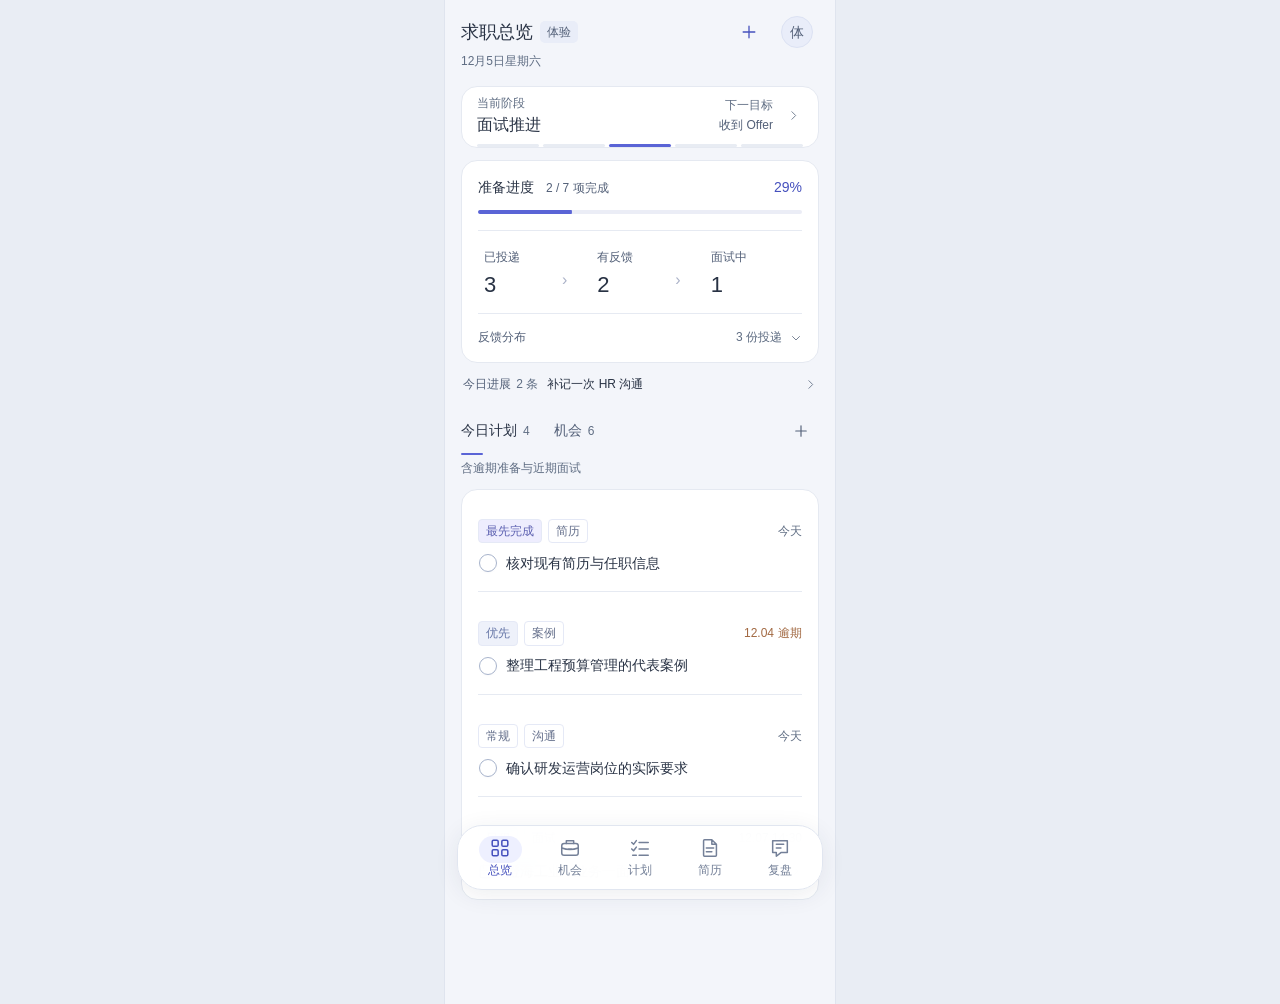
<file: app/phone.html>
<!doctype html>
<html lang="zh-CN" class="phone-preview">
<head>
<script>const previewURL=new URL(location.href);previewURL.searchParams.set("demo","1");history.replaceState(null,"",previewURL);</script>
<meta charset="utf-8">
<meta name="viewport" content="width=device-width,initial-scale=1,viewport-fit=cover">
<meta name="theme-color" content="#f3f5fa">
<title>下一程 · 手机预览</title>
<link rel="icon" href="data:image/svg+xml,%3Csvg xmlns='http://www.w3.org/2000/svg' viewBox='0 0 32 32'%3E%3Crect width='32' height='32' rx='8' fill='%235a64d6'/%3E%3Cpath d='M7 23V17M16 23V11M25 23V5' stroke='white' stroke-width='4'/%3E%3C/svg%3E">
<meta name="nextstep-shell" content="1">
<meta name="nextstep-release" content="20261116-sync-r21-v3">
<meta name="apple-mobile-web-app-capable" content="yes">
<meta name="apple-mobile-web-app-status-bar-style" content="default">
<meta name="apple-mobile-web-app-title" content="下一程">
<link rel="apple-touch-icon" href="icons/apple-touch-icon.png">
<link rel="manifest" href="manifest.webmanifest">
<link rel="stylesheet" href="phone-preview.css?v=20261116-sync-r21-v3">
<script defer src="storage.js?v=20261116-sync-r21-v3">
</script>
<script defer src="demo.js?v=20261116-sync-r21-v3">
</script>
<script defer src="cloud-config.js"></script><script defer src="cloud-bootstrap.js?v=20261116-sync-r21-v3"></script><script defer src="app.js?v=20261116-sync-r21-v3">
</script>
<script defer src="vendor/alpine.min.js?v=20261116-sync-r21-v3">
</script>
<script defer src="pwa.js?v=20261116-sync-r21-v3">
</script>
</head>
<body x-data="desktopApp" :class="{'panel-open':panel || choice}" @keydown.window="trap($event)">
<svg class="symbol-bank" aria-hidden="true">
<defs>
  <symbol id="grid" viewBox="0 0 24 24">
<rect x="3.5" y="3.5" width="6.5" height="6.5" rx="1.4"/>
<rect x="14" y="3.5" width="6.5" height="6.5" rx="1.4"/>
<rect x="3.5" y="14" width="6.5" height="6.5" rx="1.4"/>
<rect x="14" y="14" width="6.5" height="6.5" rx="1.4"/>
</symbol>
  <symbol id="briefcase" viewBox="0 0 24 24">
<rect x="3" y="7" width="18" height="13" rx="2.5"/>
<path d="M8 7V4h8v3M3 12a26 26 0 0 0 18 0M10 13h4"/>
</symbol>
  <symbol id="plan" viewBox="0 0 24 24">
<path d="m3 6 2 2 3-4M11 6h10M3 13l2 2 3-4M11 13h10M4 20h4M11 20h10"/>
</symbol>
  <symbol id="file" viewBox="0 0 24 24">
<path d="M14 3H6a1 1 0 0 0-1 1v16a1 1 0 0 0 1 1h12a1 1 0 0 0 1-1V8ZM14 3v5h5M8 12h8M8 16h6"/>
</symbol>
  <symbol id="chat" viewBox="0 0 24 24">
<path d="M20 4H4v13h4v4l5-4h7ZM8 8h8M8 12h5"/>
</symbol>
  <symbol id="arrow" viewBox="0 0 24 24">
<path d="M4 12h15m-5-5 5 5-5 5"/>
</symbol>
  <symbol id="chevron" viewBox="0 0 24 24">
<path d="m9 5 7 7-7 7"/>
</symbol>
  <symbol id="plus" viewBox="0 0 24 24">
<path d="M12 5v14M5 12h14"/>
</symbol>
  <symbol id="check" viewBox="0 0 24 24">
<path d="m5 12 4 4L19 6"/>
</symbol>
  <symbol id="settings" viewBox="0 0 24 24">
<path d="m9 3-1 3-3 1 1 3-2 2 2 2-1 3 3 1 1 3h6l1-3 3-1-1-3 2-2-2-2 1-3-3-1-1-3Z"/>
<circle cx="12" cy="12" r="3"/>
</symbol>
  <symbol id="clock" viewBox="0 0 24 24">
<circle cx="12" cy="12" r="8.5"/>
<path d="M12 7v5l3 2"/>
</symbol>
  <symbol id="pin" viewBox="0 0 24 24">
<path d="M19 10c0 5-7 11-7 11S5 15 5 10a7 7 0 0 1 14 0Z"/>
<circle cx="12" cy="10" r="2"/>
</symbol>
  <symbol id="close" viewBox="0 0 24 24">
<path d="m6 6 12 12M6 18 18 6"/>
</symbol>
  <symbol id="external" viewBox="0 0 24 24">
<path d="M9 5H5v14h14v-4M13 5h6v6M19 5 9 15"/>
</symbol>
<symbol id="search" viewBox="0 0 24 24">
<circle cx="10.5" cy="10.5" r="6.5"/>
<path d="m16 16 5 5"/>
</symbol>
<symbol id="download" viewBox="0 0 24 24">
<path d="M12 3v12m-5-5 5 5 5-5M4 16v5h16v-5"/>
</symbol>
<symbol id="upload" viewBox="0 0 24 24">
<path d="M12 16V4m-5 5 5-5 5 5M4 16v5h16v-5"/>
</symbol>
<symbol id="calendar" viewBox="0 0 24 24">
<rect x="3" y="5" width="18" height="16" rx="2"/>
<path d="M7 3v5M17 3v5M3 11h18M7 15h3M14 15h3"/>
</symbol>
<symbol id="edit" viewBox="0 0 24 24">
<path d="m15 4 5 5M4 20l5-1L21 7l-5-5L4 14ZM4 20h16"/>
</symbol>
<symbol id="info" viewBox="0 0 24 24">
<circle cx="12" cy="12" r="9"/>
<path d="M12 11v6M12 7v1"/>
</symbol>
</defs>
</svg>
<a class="skip-link" href="#main-content">跳到主要内容</a>
<section class="cloud-gate" x-show="!$store.cloud.canUse" x-cloak>
 <div class="cloud-auth-card">
  <a class="cloud-brand" href="#overview" aria-label="下一程"><span class="brand-logo" aria-hidden="true"><i></i><i></i><i></i></span><span>下一程</span></a>
  <template x-if="!$store.cloud.user || $store.cloud.mode==='signedout'"><div>
   <h1 x-text="$store.cloud.authMode==='reset'?'重设密码':$store.cloud.authMode==='register'?'创建求职账号':'登录求职空间'"></h1><p class="cloud-intro">电脑与手机，共享同一份求职进展。</p>
   <nav class="cloud-auth-tabs" aria-label="账号操作"><button type="button" :class="{active:$store.cloud.authMode==='login'}" @click="$store.cloud.authMode='login';$store.cloud.error=''">登录</button><button type="button" :class="{active:$store.cloud.authMode==='register'}" @click="$store.cloud.authMode='register';$store.cloud.error=''">创建账号</button></nav>
   <div class="cloud-unconfigured" x-show="!$store.cloud.configured">云端连接尚在准备。可以先使用体验空间，正式记录不会上传。</div>
   <form @submit.prevent="$store.cloud.authenticate()" class="cloud-auth-form">
    <label class="field"><span>邮箱</span><input type="email" autocomplete="email" x-model="$store.cloud.email" required placeholder="你的邮箱"></label>
    <label class="field" x-show="$store.cloud.authMode!=='reset'"><span>密码</span><input type="password" :autocomplete="$store.cloud.authMode==='register'?'new-password':'current-password'" x-model="$store.cloud.password" :required="$store.cloud.authMode!=='reset'" minlength="8" placeholder="至少 8 位"></label>
    <div class="cloud-inline-error" x-show="$store.cloud.error" x-text="$store.cloud.error" role="alert"></div><p class="cloud-inline-notice" x-show="$store.cloud.notice" x-text="$store.cloud.notice" role="status"></p>
    <button type="submit" class="button primary" :disabled="$store.cloud.busy || !$store.cloud.configured" x-text="$store.cloud.busy?'正在处理…':$store.cloud.authMode==='register'?'创建账号':$store.cloud.authMode==='reset'?'发送重设邮件':'登录'"></button>
   </form>
   <button type="button" class="text-button cloud-reset-link" @click="$store.cloud.authMode=$store.cloud.authMode==='reset'?'login':'reset';$store.cloud.error=''" x-text="$store.cloud.authMode==='reset'?'返回登录':'忘记密码'"></button>
   <div class="cloud-auth-secondary"><button type="button" @click="$store.cloud.useLocal()">仅在本机使用</button><a href="?demo=1#overview">查看体验空间</a></div>
   <p class="cloud-privacy">网页程序可公开访问，你的求职记录和简历仅向空间成员开放。</p>
  </div></template>
  <template x-if="$store.cloud.mode==='spaces' && $store.cloud.user"><div>
   <h1>进入求职空间</h1><p class="cloud-intro" x-text="$store.cloud.user.email"></p>
   <p class="cloud-inline-notice" x-show="$store.cloud.connecting">正在读取空间…</p>
   <div class="cloud-space-list"><template x-for="s in $store.cloud.spaces" :key="s.id"><button type="button" @click="$store.cloud.chooseSpace(s.id).catch(e=>$store.cloud.fail(e))" :disabled="$store.cloud.busy || $store.cloud.connecting"><span x-text="s.name"></span><svg class="icon" aria-hidden="true"><use href="#chevron"/></svg></button></template></div>
   <form @submit.prevent="$store.cloud.createSpace()" class="cloud-auth-form"><label class="field"><span x-text="$store.cloud.spaces.length?'创建另一个空间':'创建你的第一个空间'"></span><input x-model="$store.cloud.newSpaceName" maxlength="120" required></label><div class="cloud-inline-error" x-show="$store.cloud.error" x-text="$store.cloud.error" role="alert"></div><button type="submit" class="button primary" :disabled="$store.cloud.busy || $store.cloud.connecting" x-text="$store.cloud.busy?'正在创建…':'创建空间'"></button></form>
   <p class="cloud-privacy">新空间从空白开始。已有数据可在进入后主动导入备份。</p><button class="text-button" @click="$store.cloud.logout()">退出账号</button>
  </div></template>
  <template x-if="$store.cloud.mode==='recovery'"><form @submit.prevent="$store.cloud.updatePassword()" class="cloud-auth-form"><h1>设置新密码</h1><label class="field"><span>新密码</span><input type="password" autocomplete="new-password" x-model="$store.cloud.newPassword" minlength="8" required></label><div class="cloud-inline-error" x-show="$store.cloud.error" x-text="$store.cloud.error" role="alert"></div><button type="submit" class="button primary" :disabled="$store.cloud.busy">保存新密码</button></form></template>
 </div>
</section>
<div x-show="$store.cloud.canUse" class="workspace" :inert="!!panel || !!choice">
<aside class="sidebar" aria-label="工作台导航">
<a class="brand" href="#overview" @click.prevent="go('overview')">
<span class="brand-logo" aria-hidden="true">
<i>
</i>
<i>
</i>
<i>
</i>
</span>
<span>下一程</span>
</a>
<button class="space-switch" @click="open('profile')">
<span class="space-avatar" x-text="state.profile.owner.slice(0,1)||'我'">
</span>
<span class="space-name">
<span :title="spaceName" x-text="spaceName">
</span>
<small>个人工作台</small>
</span>
</button>
<nav class="navigation" aria-label="主导航">
<template x-for="n in navs" :key="n.key">
<a class="nav-link" :class="{selected:view===n.key}" :href="'#'+n.key" :aria-current="view===n.key?'page':null" @click.prevent="go(n.key)">
<svg class="icon" aria-hidden="true">
<use :href="'#'+n.icon"/>
</svg>
<span x-text="n.label">
</span>
<span class="selected-dot" x-show="view===n.key">
</span>
<span class="nav-count" x-show="view!==n.key && ['jobs','tasks'].includes(n.key)" x-text="n.key==='jobs'?activeJobs.length:remaining">
</span>
</a>
</template>
</nav>
<button class="sidebar-note" @click="open('goal')">
<span class="note-dot">
</span>当前阶段<small x-text="['','投递准备','定向投递','面试推进','录用与交接','已入职'][stage]">
</small>
<span class="side-stage">
<template x-for="n in 5" :key="n">
<i :class="{reached:n<=stage}">
</i>
</template>
</span>
</button>
<div class="sidebar-bottom">
<a class="nav-link" :class="{selected:view==='settings'}" href="#settings" @click.prevent="go('settings')">
<svg class="icon" aria-hidden="true">
<use href="#settings"/>
</svg>数据与设置</a>
</div>
</aside>
<main class="main" id="main-content">
<header class="page-header">
<div class="page-heading">
<h1 tabindex="-1" x-ref="pageTitle">
<span x-text="heading">
</span>
<span class="demo-badge" x-show="demoMode">体验</span>
</h1>
<span class="header-date" x-text="dateText">
</span>
</div>
<div class="header-actions">
<button x-show="view==='overview'" class="quiet-link" @click="go('tasks')">查看今日计划<svg class="icon" aria-hidden="true">
<use href="#arrow"/>
</svg>
</button>
<template x-if="view==='overview'">
<div>
<button type="button" class="button outline" aria-label="记录进展" @click="open('progress')" :disabled="saving || fileReading">
<svg class="icon" aria-hidden="true">
<use href="#plus"/>
</svg>记录进展</button>
</div>
</template>
<template x-if="view==='jobs'">
<div>
<button type="button" class="button primary" aria-label="添加岗位" @click="open('job')" :disabled="saving || fileReading">
<svg class="icon" aria-hidden="true">
<use href="#plus"/>
</svg>添加岗位</button>
</div>
</template>
<template x-if="view==='tasks'">
<div>
<button type="button" class="button primary" aria-label="添加行动" @click="open('task')" :disabled="saving || fileReading">
<svg class="icon" aria-hidden="true">
<use href="#plus"/>
</svg>添加行动</button>
</div>
</template>
<template x-if="view==='resumes'">
<div>
<button type="button" class="button primary resume-add-button" aria-label="新增简历" @click="open('resume')" :disabled="saving || fileReading">
<svg class="icon" aria-hidden="true">
<use href="#plus"/>
</svg>新增简历</button>
</div>
</template>
<template x-if="view==='reviews'">
<div class="row">
<button type="button" class="button outline" aria-label="安排面试" @click="open('interview')" :disabled="saving || fileReading">
<svg class="icon" aria-hidden="true">
<use href="#calendar"/>
</svg>安排面试</button>
<button type="button" class="button primary" aria-label="记录复盘" @click="open('review')" :disabled="saving || fileReading">
<svg class="icon" aria-hidden="true">
<use href="#plus"/>
</svg>记录复盘</button>
</div>
</template>
<button class="mobile-profile" type="button" aria-label="打开个人目标与设置" x-show="view!=='settings'" @click="go('settings')">
<span x-text="state.profile.owner.slice(0,1)||'我'">
</span>
</button>
</div>
</header>
<button class="cloud-status-bar" x-show="$store.cloud.mode==='cloud'" @click="go('settings')"><span><i :class="$store.cloud.status"></i><span x-text="$store.cloud.statusLabel"></span></span><span x-text="$store.cloud.error || $store.cloud.spaceName"></span></button><div class="global-error" x-show="error" x-cloak role="alert">
<span x-text="error">
</span>
<button @click="refreshRecords()">重新读取</button>
<button aria-label="关闭错误提示" @click="error=''">
<svg class="icon" aria-hidden="true">
<use href="#close"/>
</svg>
</button>
</div>
<div class="loading-state surface" x-show="loading">正在读取求职记录…</div>
<div x-show="!loading" x-cloak>
<section x-show="view==='overview'" class="view overview-view">
<button class="mobile-stage surface" @click="open('goal')" aria-label="查看求职阶段与目标">
<span class="stage-current">
<small>当前阶段</small>
<strong x-text="stageLabel">
</strong>
</span>
<span class="stage-next">
<small x-text="stage===5?'已完成入职':'下一目标'">
</small>
<span x-text="nextStageLabel">
</span>
</span>
<svg class="icon" aria-hidden="true">
<use href="#chevron"/>
</svg>
<span class="stage-position" aria-hidden="true">
<template x-for="n in 5" :key="n">
<i :class="{current:n===stage}">
</i>
</template>
</span>
</button>
<section class="summary" aria-label="求职概览">
<button class="task-progress" @click="showPreparation()" :aria-label="'查看全部准备任务：'+taskProgressText">
  <span class="metric-heading">准备进度<svg class="icon metric-link" aria-hidden="true">
<use href="#arrow"/>
</svg>
</span>
  <span class="preparation-metric">
    <span class="progress-ring" :class="{'is-empty':!state.tasks.length,'is-done':state.tasks.length && !remaining}" :role="state.tasks.length?'progressbar':'img'" :aria-label="state.tasks.length?'准备任务完成度':'尚未安排准备任务'" :aria-valuenow="state.tasks.length?percent:null" :aria-valuetext="taskProgressText" aria-valuemin="0" aria-valuemax="100">
      <svg viewBox="0 0 88 88" aria-hidden="true">
<circle class="ring-track" cx="44" cy="44" r="37"/>
<circle class="ring-value" cx="44" cy="44" r="37" pathLength="100" stroke-dasharray="100 100" :stroke-dashoffset="100-percent" :style="{opacity:completed?1:0}"/>
</svg>
      <span class="ring-number" aria-hidden="true">
<span x-text="state.tasks.length?percent:'—'">
</span>
<small x-show="state.tasks.length">%</small>
</span>
    </span>
    <span class="preparation-copy">
<span class="preparation-total" x-show="state.tasks.length">
<strong x-text="completed">
</strong>
<span>/ <span x-text="state.tasks.length">
</span>
<span class="completion-suffix"> 项已完成</span>
</span>
</span>
<span class="preparation-total empty-copy" x-show="!state.tasks.length">从第一项准备开始</span>
<span class="preparation-caption" x-text="!state.tasks.length?'安排你的下一步':remaining?'还有 '+remaining+' 项待完成':'当前任务已全部完成'">
</span>
<span class="metric-action">查看行动计划<svg class="icon" aria-hidden="true">
<use href="#arrow"/>
</svg>
</span>
</span>
  </span>
</button>
<section class="pipeline-overview" aria-labelledby="pipeline-heading" aria-describedby="pipeline-description">
  <div class="pipeline-head">
<h2 class="metric-heading" id="pipeline-heading">投递推进</h2>
<span class="pipeline-meta">
<span x-text="state.applications.length?'当前状态 · 含已归档':'尚无投递记录'">
</span>
<details class="metric-info" @click.outside="$el.removeAttribute('open')" @keydown.escape.prevent="$el.removeAttribute('open')">
<summary aria-label="查看投递统计口径">i</summary>
<p id="pipeline-description">按投递记录的最新状态统计。后项是前项的子集，不代表历史转化；面试单独录入时，不补算为已投递。</p>
</details>
</span>
</div>
  <div class="pipeline-stages">
<template x-for="(s,index) in applicationStages" :key="s.key">
<button class="pipeline-stage" @click="showApplicationStage(s.key)" :aria-label="s.label+'：'+s.count+' 个岗位，查看列表'" :title="s.detail" :style="'--stage-height:'+s.height+'%'">
    <span class="pipeline-label">
<span class="wide-stage-label" x-text="s.label">
</span>
<span class="mobile-stage-label" x-text="['已投递','有反馈','面试中'][index]">
</span>
<svg class="icon" aria-hidden="true">
<use href="#arrow"/>
</svg>
</span>
<span class="pipeline-value">
<strong x-text="s.count">
</strong>
<small>个岗位</small>
</span>
    <span class="pipeline-shape" aria-hidden="true">
<span class="pipeline-bar">
</span>
<svg class="pipeline-connector" viewBox="0 0 100 100" preserveAspectRatio="none" x-show="index<2">
<polygon :points="pipelineConnector(index)"/>
</svg>
</span>
  </button>
</template>
</div>
  <div class="pipeline-statuses" x-show="state.applications.length" aria-label="投递最新状态分布">
<template x-for="s in feedback" :key="s.key">
<button class="pipeline-status" :class="{'is-zero':!s.count}" @click="showApplicationStage(s.key)" :aria-label="s.label+'：'+s.count+' 个岗位，查看列表'">
<span x-text="s.label">
</span>
<strong x-text="s.count">
</strong>
</button>
</template>
</div>
</section>
</section>
<section class="mobile-overview-stats surface" aria-label="求职概览">
 <button class="preparation-line" @click="showPreparation()" :aria-label="'查看准备任务：'+taskProgressText">
<span class="preparation-line-head">
<span>准备进度 <small x-text="state.tasks.length?completed+' / '+state.tasks.length+' 项完成':'还没有安排任务'">
</small>
</span>
<strong x-text="state.tasks.length?percent+'%':'—'">
</strong>
</span>
<span class="preparation-track" role="progressbar" aria-label="准备任务完成度" :aria-valuenow="percent" :aria-valuetext="taskProgressText" aria-valuemin="0" aria-valuemax="100">
<i :style="'transform:scaleX('+percent/100+')'">
</i>
</span>
</button>
 <div class="mobile-pipeline-values" role="group" aria-label="投递进展">
<template x-for="(s,index) in applicationStages" :key="s.key">
<button @click="showApplicationStage(s.key)" :aria-label="s.label+'：'+s.count+' 个岗位，查看列表'">
<span x-text="['已投递','有反馈','面试中'][index]">
</span>
<strong x-text="s.count">
</strong>
<small x-show="index<2" aria-hidden="true">›</small>
</button>
</template>
</div>
 <details class="mobile-feedback">
<summary>反馈分布<span x-text="state.applications.length+' 份投递'">
</span>
<svg class="icon" aria-hidden="true">
<use href="#chevron"/>
</svg>
</summary>
<div class="mobile-feedback-grid">
<template x-for="f in feedback" :key="f.key">
<button @click="showApplicationStage(f.key)">
<span>
<i :class="f.key">
</i>
<span x-text="f.label">
</span>
</span>
<strong x-text="f.count">
</strong>
</button>
</template>
</div>
<p>按最新状态统计，包含已归档岗位。独立面试安排不补算投递。</p>
</details>
</section>
<button class="mobile-day-summary" @click="todayEvents.length?open('today-activity'):open('progress')">
<span>今日进展 <b x-text="todayEvents.length?todayEvents.length+' 条':''">
</b>
</span>
<span class="day-summary-title" x-text="todayEvents.length?todayEvents[0].title:'还没有记录，记一笔'">
</span>
<svg class="icon" aria-hidden="true">
<use href="#chevron"/>
</svg>
</button>
<section class="mobile-home-lists">
<div class="home-list-header">
<nav class="scope-tabs" aria-label="总览列表">
<button :class="{active:homeList==='today'}" :aria-pressed="homeList==='today'" @click="homeList='today'">今日计划 <small x-text="homePlanCount">
</small>
</button>
<button :class="{active:homeList==='jobs'}" :aria-pressed="homeList==='jobs'" @click="homeList='jobs'">机会 <small x-text="homeOpportunityJobs.length">
</small>
</button>
</nav>
<button class="icon-button" :aria-label="homeList==='today'?'添加行动':'添加岗位'" @click="open(homeList==='today'?'task':'job')">
<svg class="icon" aria-hidden="true">
<use href="#plus"/>
</svg>
</button>
</div>
 <div x-show="homeList==='today'" class="home-list-content">
<div class="home-list-caption">
<span>含逾期准备与近期面试</span>
</div>
<div class="surface mobile-home-plan">
<template x-for="(t,index) in homeTasks" :key="t.id">
<article class="task" :class="{'featured':false,'is-complete':t.done,'just-updated':focusId===t.id}">
<div class="mobile-task-topline">
<span class="task-tags">
<span class="task-priority-tag" :class="'p'+t.priority" x-text="priorityName(t.priority)">
</span>
<span class="task-category-tag" x-text="categoryLabel(t.category)">
</span>
</span>
<span class="task-when" :class="{overdue:!t.done && t.due<today}">
<time :datetime="t.due" :aria-label="'计划日期：'+t.due" x-text="t.due===today?'今天':t.due.slice(5).replace('-','.')">
</time>
<span x-show="!t.done && t.due<today">逾期</span>
<span x-show="t.done">已完成</span>
</span>
</div>
<button class="task-check" :aria-label="(t.done?'重新打开：':'标记完成：')+t.title" :aria-pressed="t.done" @click="toggleTask(t.id)" :disabled="saving">
<span>
<svg class="icon" x-show="t.done" aria-hidden="true">
<use href="#check"/>
</svg>
</span>
</button>
<div class="task-content">
<div class="task-meta">
<span class="priority" :class="{'priority-first':t.priority===1}" x-text="priorityName(t.priority)">
</span>
<span class="meta-divider">
</span>
<span x-text="t.category">
</span>
</div>
<h3>
<button class="task-title-button" @click="open('task-detail',t.id)" x-text="t.title">
</button>
</h3>
<p x-show="false" x-text="t.detail">
</p>
<span class="linked-meta" x-show="t.jobId" x-text="jobName(t.jobId)">
</span>
</div>
<div class="task-trailing">
<div class="task-deadline">
<time class="task-date" :datetime="t.due" :aria-label="'截止日期：'+t.due">
<span class="long-date" x-text="t.due">
</span>
<span class="short-date" x-text="t.due===today?'今天':t.due.slice(5).replace('-','.')">
</span>
</time>
<span class="task-due-state" :class="{'overdue':!t.done && t.due<today}" x-text="t.done?'已完成':t.due<today?'已逾期':t.due===today?'今天截止':''">
</span>
</div>
<button class="task-action" :class="{'main-action':false}" @click="open('task-detail',t.id)">
<span class="wide-action-label" x-text="false?'开始整理':'查看'">
</span>
<span class="mobile-action-label" x-text="false?'开始':'查看'">
</span>
<svg class="icon" aria-hidden="true">
<use href="#arrow"/>
</svg>
</button>
</div>
</article>
</template>
<template x-for="i in homeInterviews" :key="i.id">
<button class="home-appointment" @click="open('interview-detail',i.id)">
<span class="mobile-task-topline">
<span class="task-tags">
<span class="task-priority-tag p2">日程</span>
<span class="task-category-tag">面试</span>
</span>
<time :datetime="i.date+'T'+i.time" x-text="(i.date===today?'今天':i.date.slice(5).replace('-','.'))+' '+i.time">
</time>
</span>
<span class="appointment-name">
<svg class="icon" aria-hidden="true">
<use href="#calendar"/>
</svg>
<span x-text="jobCompany(i.jobId)+' · '+i.round">
</span>
<svg class="icon" aria-hidden="true">
<use href="#chevron"/>
</svg>
</span>
</button>
</template>
<div x-show="!homePlanCount">
<div class="empty-state">
<span class="empty-mark">
<svg class="icon" aria-hidden="true">
<use href="#plan"/>
</svg>
</span>
<h3>今天可以从容安排</h3>
<p>没有待完成的今日准备或近期面试。</p>
<button type="button" class="button outline" aria-label="添加行动" @click="open('task')" :disabled="saving || fileReading">
<svg class="icon" aria-hidden="true">
<use href="#plus"/>
</svg>添加行动</button>
</div>
</div>
</div>
</div>
 <div x-show="homeList==='jobs'" class="home-list-content">
<div class="home-list-caption">
<span>持续关注的岗位</span>
</div>
<div class="surface mobile-home-jobs">
<template x-for="j in homeOpportunityJobs" :key="j.id">
<button class="job-row full-job-row" @click="open('job-detail',j.id)">
<span class="company" x-text="j.company">
</span>
<span class="job-title">
<strong x-text="j.title">
</strong>
<small>
<span x-text="j.location||'地点待确认'">
</span>
<span class="job-source" x-text="j.salary||j.source||'手动保存'">
</span>
</small>
</span>
<span class="badge" :class="application(j.id)?.status" x-text="statusName(application(j.id)?.status)">
</span>
<span class="job-next" x-text="nextStep(j)">
</span>
<svg class="icon" aria-hidden="true">
<use href="#chevron"/>
</svg>
</button>
</template>
<div x-show="!homeOpportunityJobs.length">
<div class="empty-state">
<span class="empty-mark">
<svg class="icon" aria-hidden="true">
<use href="#briefcase"/>
</svg>
</span>
<h3>保存第一个机会</h3>
<p>留下值得了解的岗位，再确认下一步。</p>
<button type="button" class="button outline" aria-label="添加岗位" @click="open('job')" :disabled="saving || fileReading">
<svg class="icon" aria-hidden="true">
<use href="#plus"/>
</svg>添加岗位</button>
</div>
</div>
</div>
</div>
</section>
<div class="work-grid overview-desktop">
<div class="primary-column">
<section class="preparation surface" id="preparation">
<div class="section-head">
<div class="section-title">
<h2>
<span class="desktop-inline">今日准备</span>
<span class="mobile-inline">今日计划</span>
</h2>
<span class="sub-count desktop-inline" x-text="dueRemaining+' 项待完成'">
</span>
<span class="sub-count mobile-inline" x-text="dueRemaining+' 项准备'">
</span>
</div>
<button class="icon-button" aria-label="添加行动" @click="open('task')">
<svg class="icon" aria-hidden="true">
<use href="#plus"/>
</svg>
</button>
</div>
<div class="task-toolbar" x-show="dueTasks.length">
<div class="tabs" aria-label="今日准备筛选">
<button :class="{active:taskFilter==='pending'}" @click="taskFilter='pending'">待完成</button>
<button :class="{active:taskFilter==='all'}" @click="taskFilter='all'">全部任务</button>
</div>
<span class="list-hint">含逾期 · 按优先级排列</span>
</div>
<div class="task-list">
<template x-for="(t,index) in todayTasks" :key="t.id">
<article class="task" :class="{'featured':index===0 && !t.done,'is-complete':t.done,'just-updated':focusId===t.id}">
<div class="mobile-task-topline">
<span class="task-tags">
<span class="task-priority-tag" :class="'p'+t.priority" x-text="priorityName(t.priority)">
</span>
<span class="task-category-tag" x-text="categoryLabel(t.category)">
</span>
</span>
<span class="task-when" :class="{overdue:!t.done && t.due<today}">
<time :datetime="t.due" :aria-label="'计划日期：'+t.due" x-text="t.due===today?'今天':t.due.slice(5).replace('-','.')">
</time>
<span x-show="!t.done && t.due<today">逾期</span>
<span x-show="t.done">已完成</span>
</span>
</div>
<button class="task-check" :aria-label="(t.done?'重新打开：':'标记完成：')+t.title" :aria-pressed="t.done" @click="toggleTask(t.id)" :disabled="saving">
<span>
<svg class="icon" x-show="t.done" aria-hidden="true">
<use href="#check"/>
</svg>
</span>
</button>
<div class="task-content">
<div class="task-meta">
<span class="priority" :class="{'priority-first':t.priority===1}" x-text="priorityName(t.priority)">
</span>
<span class="meta-divider">
</span>
<span x-text="t.category">
</span>
</div>
<h3>
<button class="task-title-button" @click="open('task-detail',t.id)" x-text="t.title">
</button>
</h3>
<p x-show="index===0 && !t.done" x-text="t.detail">
</p>
<span class="linked-meta" x-show="t.jobId" x-text="jobName(t.jobId)">
</span>
</div>
<div class="task-trailing">
<div class="task-deadline">
<time class="task-date" :datetime="t.due" :aria-label="'截止日期：'+t.due">
<span class="long-date" x-text="t.due">
</span>
<span class="short-date" x-text="t.due===today?'今天':t.due.slice(5).replace('-','.')">
</span>
</time>
<span class="task-due-state" :class="{'overdue':!t.done && t.due<today}" x-text="t.done?'已完成':t.due<today?'已逾期':t.due===today?'今天截止':''">
</span>
</div>
<button class="task-action" :class="{'main-action':index===0 && !t.done}" @click="open('task-detail',t.id)">
<span class="wide-action-label" x-text="index===0 && !t.done?'开始整理':'查看'">
</span>
<span class="mobile-action-label" x-text="index===0 && !t.done?'开始':'查看'">
</span>
<svg class="icon" aria-hidden="true">
<use href="#arrow"/>
</svg>
</button>
</div>
</article>
</template>
<div x-show="!todayTasks.length">
<div class="empty-state">
<span class="empty-mark">
<svg class="icon" aria-hidden="true">
<use href="#plan"/>
</svg>
</span>
<h3>今天没有待完成的准备</h3>
<p>可以查看后续计划，或安排一个新的行动。</p>
<button type="button" class="button outline" aria-label="添加一个行动" @click="open('task')" :disabled="saving || fileReading">
<svg class="icon" aria-hidden="true">
<use href="#plus"/>
</svg>添加一个行动</button>
</div>
</div>
</div>
<div class="home-schedule mobile-only" x-show="homeInterviews.length">
<div class="agenda-group-label">接下来的面试</div>
<template x-for="i in homeInterviews" :key="i.id">
<article class="schedule-row">
<button class="schedule-identity" @click="open('interview-detail',i.id)" :aria-label="'查看面试安排：'+jobName(i.jobId)+'，'+scheduleDate(i)">
<span class="schedule-time">
<svg class="icon" aria-hidden="true">
<use href="#calendar"/>
</svg>
<time :datetime="i.date+'T'+i.time+'+08:00'" x-text="scheduleDate(i)">
</time>
</span>
<span class="schedule-company" x-text="jobCompany(i.jobId)">
</span>
<strong class="schedule-role" x-text="jobTitle(i.jobId)">
</strong>
<span class="schedule-meta" x-text="i.round+' · '+i.method+' · '+interviewStatus(i)">
</span>
</button>
<span class="schedule-open" aria-hidden="true">
<svg class="icon" aria-hidden="true">
<use href="#chevron"/>
</svg>
</span>
</article>
</template>
</div>
<footer class="section-footer">
<span>
<span class="completion-dot" :class="{done:completed>0}">
</span>已完成 <b x-text="completed">
</b> 项任务</span>
<button class="text-button" @click="go('tasks')">查看全部计划 <svg class="icon" aria-hidden="true">
<use href="#arrow"/>
</svg>
</button>
</footer>
</section>
<section class="opportunities surface">
<div class="section-head">
<div class="section-title">
<h2>值得推进的机会</h2>
<span class="sub-count" x-text="activeJobs.length+' 个意向岗位'">
</span>
</div>
<button class="text-button" @click="go('jobs')">全部岗位 <svg class="icon" aria-hidden="true">
<use href="#arrow"/>
</svg>
</button>
</div>
<div class="job-table" x-show="recommendedJobs.length">
<div class="job-table-head">
<span>公司</span>
<span>岗位</span>
<span>下一步</span>
<span>
</span>
</div>
<template x-for="j in recommendedJobs" :key="j.id">
<button class="job-row " @click="open('job-detail',j.id)">
<span class="company" x-text="j.company">
</span>
<span class="job-title">
<strong x-text="j.title">
</strong>
<small>
<span x-text="j.location||'地点待确认'">
</span>
<span class="job-source" x-text="j.source||'手动保存'">
</span>
</small>
</span>
<span class="job-next" x-text="nextStep(j)">
</span>
<svg class="icon" aria-hidden="true">
<use href="#chevron"/>
</svg>
</button>
</template>
</div>
<div x-show="!recommendedJobs.length">
<div class="empty-state">
<span class="empty-mark">
<svg class="icon" aria-hidden="true">
<use href="#briefcase"/>
</svg>
</span>
<h3>保存第一个意向岗位</h3>
<p>从岗位职责和实际要求出发，准备更有方向。</p>
<button type="button" class="button outline" aria-label="添加岗位" @click="open('job')" :disabled="saving || fileReading">
<svg class="icon" aria-hidden="true">
<use href="#plus"/>
</svg>添加岗位</button>
</div>
</div>
</section>
</div>
<aside class="context-column">
<section class="today surface">
<div class="section-head">
<h2>今日进展</h2>
<span class="today-date" x-text="shortDate">
</span>
</div>
<div class="today-empty" x-show="!todayEvents.length">
<span class="event-marker">
</span>
<h3>今天暂无新增进展</h3>
<p>完成准备、投递或沟通后，<br>把这一步记录下来。</p>
</div>
<div class="event-list">
<template x-for="e in todayEvents.slice(0,2)" :key="e.id">
<article class="event">
<span class="event-marker">
</span>
<time x-text="e.date===today?(e.time||'') : e.date+' '+(e.time||'')">
</time>
<h3 x-text="e.title">
</h3>
<div class="event-management" x-show="e.kind==='note'">
<button class="text-button" @click="open('progress',e.id)">编辑</button>
<button class="text-button danger" @click="remove('events',e.id)">删除</button>
</div>
<p class="event-detail" x-show="e.detail" x-text="e.detail">
</p>
<button class="text-button" x-show="e.jobId" @click="open('job-detail',e.jobId)" x-text="jobName(e.jobId)">
</button>
</article>
</template>
</div>
<div class="today-actions">
<button class="record-progress" @click="open('progress')">
<svg class="icon" aria-hidden="true">
<use href="#plus"/>
</svg>记录一次推进<svg class="icon" aria-hidden="true">
<use href="#arrow"/>
</svg>
</button>
<button x-show="state.events.length" class="text-button all-events" @click="open('activity')">全部进展</button>
</div>
</section>
<section class="goal-card">
<div class="goal-top">
<span class="goal-eyebrow">下一里程碑</span>
<button class="icon-button" aria-label="查看求职目标" @click="open('goal')">
<svg class="icon" aria-hidden="true">
<use href="#arrow"/>
</svg>
</button>
</div>
<h2 x-text="milestoneTitle">
</h2>
<p class="goal-description" x-text="milestoneDetail">
</p>
<div class="journey" :aria-label="'当前阶段：'+['','准备','投递','面试','Offer','入职'][stage]">
<template x-for="(label,index) in ['准备','投递','面试','Offer','入职']" :key="label">
<div class="journey-stop" :class="{'current':stage===index+1,'passed':stage>index+1}">
<i x-text="index+1">
</i>
<span x-text="label">
</span>
</div>
</template>
</div>
<div class="goal-details">
<div>
<span>意向地点</span>
<strong x-text="state.profile.city||'待补充'">
</strong>
</div>
<div>
<span>理想年包</span>
<strong x-text="salaryLabel">
</strong>
</div>
</div>
<div class="goal-deadline">
<svg class="icon" aria-hidden="true">
<use href="#clock"/>
</svg>
<span>目标 Offer<span x-text="state.profile.goalWindow||'待设定'">
</span>
</span>
</div>
</section>
<template x-if="nextInterview">
<section class="surface compact-surface desktop-next-interview">
<span class="eyebrow">下一次面试</span>
<h3 x-text="jobName(nextInterview.jobId)">
</h3>
<p x-text="nextInterview.date+' '+nextInterview.time+' · '+nextInterview.round">
</p>
<button class="text-button" @click="open('interview',nextInterview.id)">查看安排 <svg class="icon" aria-hidden="true">
<use href="#arrow"/>
</svg>
</button>
</section>
</template>
</aside>
</div>
</section>
<section x-show="view==='jobs'" class="view jobs-view">
<div class="mobile-list-controls">
<nav class="scope-tabs job-scope-tabs" aria-label="岗位范围">
<template x-for="s in [{key:'active',label:'全部'},{key:'pending',label:'待推进'},{key:'submitted',label:'已投递'},{key:'archived',label:'归档'}]" :key="s.key">
<button :class="{active:jobFilter===s.key || (s.key==='submitted' && isApplicationFilter)}" :aria-pressed="jobFilter===s.key || (s.key==='submitted' && isApplicationFilter)" @click="setJobScope(s.key)">
<span x-text="s.label">
</span>
<small x-text="jobScopeCount(s.key)">
</small>
</button>
</template>
</nav>
<div class="mobile-list-tools">
<span class="list-result-caption">
<span x-text="filteredJobs.length+' 个岗位'">
</span>
<span class="active-filter-label" x-show="jobFilterLabel" x-text="jobFilterLabel">
</span>
<span x-show="jobIncludeArchived && jobFilter!=='archived'">含归档</span>
</span>
<div class="list-tool-actions">
<button class="icon-button" aria-label="搜索岗位" x-show="!searchOpen.jobs && !jobQuery" @click="openSearch('jobs')">
<svg class="icon" aria-hidden="true">
<use href="#search"/>
</svg>
</button>
<button class="filter-trigger" :class="{selected:jobFilterLabel || jobIncludeArchived}" aria-haspopup="dialog" @click="beginJobFilters()">
<svg class="icon" aria-hidden="true">
<use href="#plan"/>
</svg>
<span>筛选</span>
<i x-show="jobFilterLabel || jobIncludeArchived">
</i>
</button>
</div>
</div>
<div class="mobile-search-row" x-show="searchOpen.jobs || jobQuery" x-cloak>
<label class="search-field">
<svg class="icon" aria-hidden="true">
<use href="#search"/>
</svg>
<input type="search" x-ref="jobsSearch" x-model="jobQuery" aria-label="搜索岗位内容" placeholder="公司、岗位或地点">
<button type="button" aria-label="清空搜索岗位内容" x-show="jobQuery" @click="jobQuery='';$refs.jobsSearch.focus()">
<svg class="icon" aria-hidden="true">
<use href="#close"/>
</svg>
</button>
</label>
<button type="button" class="text-button" @click="cancelSearch('jobs')">取消</button>
</div>
</div>
<p class="page-intro">把有价值的机会留下来，持续跟进到下一步。</p>
<div class="surface list-surface">
<div class="list-toolbar">
<div class="segmented" aria-label="岗位范围">
<template x-for="s in [{key:'active',label:'全部机会'},{key:'pending',label:'待推进'},{key:'submitted',label:'已投递'},{key:'archived',label:'已归档'}]">
<button :class="{active:jobFilter===s.key || (s.key==='submitted' && isApplicationFilter)}" @click="setJobScope(s.key)" x-text="s.label">
</button>
</template>
</div>
<label class="search-field">
<svg class="icon" aria-hidden="true">
<use href="#search"/>
</svg>
<input x-model="jobQuery" aria-label="搜索岗位" placeholder="搜索公司、岗位或地点">
<button aria-label="清空岗位搜索" x-show="jobQuery" @click="jobQuery=''">
<svg class="icon" aria-hidden="true">
<use href="#close"/>
</svg>
</button>
</label>
</div>
<div class="mobile-filter-bar">
<span x-text="filteredJobs.length+' 个岗位'">
</span>
<button @click="open('job-filters')">筛选 <svg class="icon" aria-hidden="true">
<use href="#plan"/>
</svg>
</button>
</div>
<div class="filter-row job-feedback-filters">
<span>反馈状态</span>
<button class="filter-chip" :class="{active:!isApplicationFilter || jobFilter==='submitted'}" @click="jobFilter=isApplicationFilter?'submitted':jobFilter">不限</button>
<button class="filter-chip" :class="{active:jobFilter==='feedback'}" @click="jobFilter='feedback'">有反馈</button>
<template x-for="s in statuses" :key="s.key">
<button class="filter-chip" :class="{active:jobFilter===s.key}" @click="jobFilter=s.key" x-text="s.label">
</button>
</template>
<label class="archive-scope" x-show="jobFilter!=='archived'">
<input type="checkbox" x-model="jobIncludeArchived">含已归档</label>
<span class="result-count" x-text="filteredJobs.length+' 个岗位'">
</span>
</div>
<div class="job-table large-job-table" x-show="filteredJobs.length">
<div class="job-table-head full-job-row">
<span>公司</span>
<span>岗位 / 地点与薪资</span>
<span>当前状态</span>
<span>下一步</span>
<span>
</span>
</div>
<template x-for="j in filteredJobs" :key="j.id">
<button class="job-row full-job-row" @click="open('job-detail',j.id)">
<span class="company" x-text="j.company">
</span>
<span class="job-title">
<strong x-text="j.title">
</strong>
<small>
<span x-text="j.location||'地点待确认'">
</span>
<span class="job-source" x-text="j.salary||j.source||'手动保存'">
</span>
</small>
</span>
<span class="badge" :class="application(j.id)?.status" x-text="statusName(application(j.id)?.status)">
</span>
<span class="job-next" x-text="nextStep(j)">
</span>
<svg class="icon" aria-hidden="true">
<use href="#chevron"/>
</svg>
</button>
</template>
</div>
<div x-show="!filteredJobs.length">
<div class="empty-state">
<span class="empty-mark">
<svg class="icon" aria-hidden="true">
<use href="#briefcase"/>
</svg>
</span>
<h3>这里还没有岗位</h3>
<p>保存意向岗位，或调整筛选查看其他机会。</p>
<button type="button" class="button outline" aria-label="添加岗位" @click="open('job')" :disabled="saving || fileReading">
<svg class="icon" aria-hidden="true">
<use href="#plus"/>
</svg>添加岗位</button>
<button class="text-button" @click="jobQuery='';setJobScope('active')">清除筛选</button>
</div>
</div>
</div>
<div class="below-note">
<svg class="icon" aria-hidden="true">
<use href="#clock"/>
</svg>收藏岗位与实际投递分别记录；招聘平台反馈需要手动更新。</div>
</section>
<section x-show="view==='tasks'" class="view plan-view">
<p class="page-intro">把准备拆成可完成的行动，让下一步始终明确。</p>
<div class="mobile-plan-controls">
  <nav class="plan-status-nav scope-tabs" aria-label="计划状态">
<template x-for="s in [{key:'pending',label:'待办'},{key:'done',label:'已完成'},{key:'all',label:'全部'}]" :key="s.key">
<button type="button" :class="{active:taskFilter===s.key}" :aria-pressed="taskFilter===s.key" @click="taskFilter=s.key" x-text="s.label">
</button>
</template>
</nav>
  <div class="plan-refine-tools">
<button class="filter-trigger" aria-haspopup="dialog" @click="openChoice('taskPeriod','计划日期')">
<span x-text="choiceLabel('taskPeriod')">
</span>
<svg class="icon" aria-hidden="true">
<use href="#chevron"/>
</svg>
</button>
<button type="button" class="icon-button" x-show="!planSearchOpen && !taskQuery" aria-label="搜索计划" :aria-expanded="planSearchOpen || !!taskQuery" @click="openPlanSearch()">
<svg class="icon" aria-hidden="true">
<use href="#search"/>
</svg>
</button>
</div>
  <div class="plan-search-row" x-show="planSearchOpen || taskQuery" x-cloak>
<label class="search-field">
<svg class="icon" aria-hidden="true">
<use href="#search"/>
</svg>
<input type="search" x-ref="planSearch" x-model="taskQuery" aria-label="搜索计划内容" placeholder="搜索任务、公司或岗位">
<button type="button" aria-label="清空计划搜索" x-show="taskQuery" @click="taskQuery='';$refs.planSearch.focus()">
<svg class="icon" aria-hidden="true">
<use href="#close"/>
</svg>
</button>
</label>
<button type="button" class="text-button" @click="cancelPlanSearch()">取消</button>
</div>
</div>
<div class="plan-layout">
<div class="surface list-surface">
<div class="list-toolbar plan-desktop-toolbar">
<div class="segmented">
<template x-for="s in [{key:'pending',label:'待完成'},{key:'done',label:'已完成'},{key:'all',label:'全部行动'}]">
<button :class="{active:taskFilter===s.key}" @click="taskFilter=s.key" x-text="s.label">
</button>
</template>
</div>
<label class="search-field">
<svg class="icon" aria-hidden="true">
<use href="#search"/>
</svg>
<input x-model="taskQuery" aria-label="搜索行动" placeholder="搜索行动或关联岗位">
</label>
</div>
<div class="filter-row plan-desktop-toolbar">
<span>截止时间</span>
<template x-for="s in [{key:'all',label:'不限'},{key:'overdue',label:'已逾期'},{key:'today',label:'今天'},{key:'upcoming',label:'之后'}]">
<button class="filter-chip" :class="{active:taskPeriod===s.key}" @click="taskPeriod=s.key" x-text="s.label">
</button>
</template>
<span class="result-count desktop-inline" x-text="filteredTasks.length+' 项行动'">
</span>
<span class="result-count mobile-inline" x-text="filteredTasks.length+' 项行动 · '+planInterviews.length+' 场面试'">
</span>
</div>
<section class="plan-schedules mobile-only">
<div class="agenda-group-head">
<h2>面试日程 <small x-text="planInterviews.length+' 场'">
</small>
</h2>
<button class="text-button" @click="open('interview')">安排面试 <svg class="icon" aria-hidden="true">
<use href="#plus"/>
</svg>
</button>
</div>
<template x-for="i in planInterviews" :key="i.id">
<article class="schedule-row">
<button class="schedule-identity" @click="open('interview-detail',i.id)" :aria-label="'查看面试安排：'+jobName(i.jobId)+'，'+scheduleDate(i)">
<span class="schedule-time">
<svg class="icon" aria-hidden="true">
<use href="#calendar"/>
</svg>
<time :datetime="i.date+'T'+i.time+'+08:00'" x-text="scheduleDate(i)">
</time>
</span>
<span class="schedule-company" x-text="jobCompany(i.jobId)">
</span>
<strong class="schedule-role" x-text="jobTitle(i.jobId)">
</strong>
<span class="schedule-meta" x-text="i.round+' · '+i.method+' · '+interviewStatus(i)">
</span>
</button>
<span class="schedule-open" aria-hidden="true">
<svg class="icon" aria-hidden="true">
<use href="#chevron"/>
</svg>
</span>
</article>
</template>
<p class="schedule-empty" x-show="!planInterviews.length">暂无符合条件的面试安排</p>
</section>
<div class="task-groups">
<div class="plan-task-heading mobile-only">
<h2>任务清单 <small x-text="filteredTasks.length+' 项'">
</small>
</h2>
</div>
<p class="plan-no-tasks mobile-only" x-show="!filteredTasks.length && planInterviews.length">当前条件下没有任务</p>
<template x-for="g in taskGroups" :key="g.priority">
<section class="task-group">
<div class="group-title">
<span class="priority-dot" :class="'p'+g.priority">
</span>
<h3 x-text="g.label">
</h3>
<span x-text="g.tasks.length">
</span>
</div>
<template x-for="(t,index) in g.tasks" :key="t.id">
<article class="task" :class="{'featured':false,'is-complete':t.done,'just-updated':focusId===t.id}">
<div class="mobile-task-topline">
<span class="task-tags">
<span class="task-priority-tag" :class="'p'+t.priority" x-text="priorityName(t.priority)">
</span>
<span class="task-category-tag" x-text="categoryLabel(t.category)">
</span>
</span>
<span class="task-when" :class="{overdue:!t.done && t.due<today}">
<time :datetime="t.due" :aria-label="'计划日期：'+t.due" x-text="t.due===today?'今天':t.due.slice(5).replace('-','.')">
</time>
<span x-show="!t.done && t.due<today">逾期</span>
<span x-show="t.done">已完成</span>
</span>
</div>
<button class="task-check" :aria-label="(t.done?'重新打开：':'标记完成：')+t.title" :aria-pressed="t.done" @click="toggleTask(t.id)" :disabled="saving">
<span>
<svg class="icon" x-show="t.done" aria-hidden="true">
<use href="#check"/>
</svg>
</span>
</button>
<div class="task-content">
<div class="task-meta">
<span class="priority" :class="{'priority-first':t.priority===1}" x-text="priorityName(t.priority)">
</span>
<span class="meta-divider">
</span>
<span x-text="t.category">
</span>
</div>
<h3>
<button class="task-title-button" @click="open('task-detail',t.id)" x-text="t.title">
</button>
</h3>
<p x-show="false" x-text="t.detail">
</p>
<span class="linked-meta" x-show="t.jobId" x-text="jobName(t.jobId)">
</span>
</div>
<div class="task-trailing">
<div class="task-deadline">
<time class="task-date" :datetime="t.due" :aria-label="'截止日期：'+t.due">
<span class="long-date" x-text="t.due">
</span>
<span class="short-date" x-text="t.due===today?'今天':t.due.slice(5).replace('-','.')">
</span>
</time>
<span class="task-due-state" :class="{'overdue':!t.done && t.due<today}" x-text="t.done?'已完成':t.due<today?'已逾期':t.due===today?'今天截止':''">
</span>
</div>
<button class="task-action" :class="{'main-action':false}" @click="open('task-detail',t.id)">
<span class="wide-action-label" x-text="false?'开始整理':'查看'">
</span>
<span class="mobile-action-label" x-text="false?'开始':'查看'">
</span>
<svg class="icon" aria-hidden="true">
<use href="#arrow"/>
</svg>
</button>
</div>
</article>
</template>
</section>
</template>
<div class="plan-empty" :class="{'has-schedule':planInterviews.length}" x-show="!filteredTasks.length">
<div class="empty-state">
<span class="empty-mark">
<svg class="icon" aria-hidden="true">
<use href="#plan"/>
</svg>
</span>
<h3>没有符合条件的行动</h3>
<p>没有符合当前筛选的行动。可以调整筛选或安排新的准备。</p>
<button type="button" class="button outline" aria-label="添加行动" @click="open('task')" :disabled="saving || fileReading">
<svg class="icon" aria-hidden="true">
<use href="#plus"/>
</svg>添加行动</button>
</div>
</div>
</div>
</div>
<aside class="context-column">
<section class="surface compact-surface">
<span class="eyebrow">计划进度</span>
<div class="plan-progress">
<strong x-text="percent+'%'">
</strong>
<span x-text="completed+' / '+state.tasks.length+' 项已完成'">
</span>
</div>
<div class="small-track">
<i :style="'width:'+percent+'%'">
</i>
</div>
<div class="mini-counts">
<span>今天待办<strong x-text="state.tasks.filter(t=>!t.done && t.due===today).length">
</strong>
</span>
<span>已逾期<strong x-text="state.tasks.filter(t=>!t.done && t.due<today).length">
</strong>
</span>
</div>
</section>
<section class="goal-card">
<div class="goal-top">
<span class="goal-eyebrow">下一里程碑</span>
<button class="icon-button" aria-label="查看求职目标" @click="open('goal')">
<svg class="icon" aria-hidden="true">
<use href="#arrow"/>
</svg>
</button>
</div>
<h2 x-text="milestoneTitle">
</h2>
<p class="goal-description" x-text="milestoneDetail">
</p>
<div class="journey" :aria-label="'当前阶段：'+['','准备','投递','面试','Offer','入职'][stage]">
<template x-for="(label,index) in ['准备','投递','面试','Offer','入职']" :key="label">
<div class="journey-stop" :class="{'current':stage===index+1,'passed':stage>index+1}">
<i x-text="index+1">
</i>
<span x-text="label">
</span>
</div>
</template>
</div>
<div class="goal-details">
<div>
<span>意向地点</span>
<strong x-text="state.profile.city||'待补充'">
</strong>
</div>
<div>
<span>理想年包</span>
<strong x-text="salaryLabel">
</strong>
</div>
</div>
<div class="goal-deadline">
<svg class="icon" aria-hidden="true">
<use href="#clock"/>
</svg>
<span>目标 Offer<span x-text="state.profile.goalWindow||'待设定'">
</span>
</span>
</div>
</section>
</aside>
</div>
</section>
<section x-show="view==='resumes'" class="view resumes-view">
<p class="page-intro">保留每一个简历版本，清楚知道每次投递用了哪一份。</p>
<div class="mobile-resume-library">
  <div class="mobile-list-tools">
<span class="list-result-caption" aria-live="polite" x-text="resumeSummary">
</span>
<button class="icon-button" aria-label="搜索简历版本" x-show="!searchOpen.resumes && !resumeQuery" @click="openSearch('resumes')">
<svg class="icon" aria-hidden="true">
<use href="#search"/>
</svg>
</button>
</div>
<div class="mobile-search-row" x-show="searchOpen.resumes || resumeQuery" x-cloak>
<label class="search-field">
<svg class="icon" aria-hidden="true">
<use href="#search"/>
</svg>
<input type="search" x-ref="resumesSearch" x-model="resumeQuery" aria-label="搜索简历版本内容" placeholder="名称、版本或备注">
<button type="button" aria-label="清空搜索简历版本内容" x-show="resumeQuery" @click="resumeQuery='';$refs.resumesSearch.focus()">
<svg class="icon" aria-hidden="true">
<use href="#close"/>
</svg>
</button>
</label>
<button type="button" class="text-button" @click="cancelSearch('resumes')">取消</button>
</div>
  <template x-for="g in resumeGroups" :key="g.id">
<section class="mobile-resume-group">
    <header class="resume-group-heading">
<div>
<h2 x-text="g.latest.label||g.latest.name">
</h2>
<p x-text="resumeQuery.trim()?g.versions.length+' / '+g.total+' 个版本匹配':g.total+' 个版本'">
</p>
</div>
<button type="button" class="resume-add-version" @click="open('resume','',{groupId:g.id,label:g.latest.label})" :aria-label="'为'+(g.latest.label||g.latest.name)+'添加版本'" :disabled="saving || fileReading">添加版本</button>
</header>
    <div class="resume-version-list surface">
<template x-for="r in g.versions" :key="r.id">
<button type="button" class="resume-version-row" @click="open('resume-detail',r.id)" :aria-label="'查看'+(r.versionLabel||'原始版本')+'，'+r.name">
      <span class="resume-row-main">
<span class="resume-row-top">
<span class="resume-row-version" x-text="r.versionLabel||'原始版本'">
</span>
<span class="resume-latest" x-show="r.id===g.latest.id">最新保存</span>
<time :datetime="r.date" :aria-label="'保存于'+r.date" x-text="r.date">
</time>
</span>
<span class="resume-row-name" x-text="r.name">
</span>
<span class="resume-row-meta" x-text="size(r.size)+' · '+(resumeUses(r)?resumeUses(r)+' 次投递使用':'尚未关联投递')">
</span>
<span class="resume-row-note" x-show="r.note" x-text="r.note">
</span>
</span>
<span class="resume-row-chevron" aria-hidden="true">
<svg class="icon" aria-hidden="true">
<use href="#chevron"/>
</svg>
</span>
    </button>
</template>
</div>
  </section>
</template>
  <div x-show="!resumeGroups.length" class="resume-empty">
<div class="empty-state">
<h3 x-text="resumeQuery.trim()?'没有找到简历版本':'从第一份简历开始'">
</h3>
<p x-text="resumeQuery.trim()?'试试其他名称、版本或备注。':'保存简历原件，为不同方向保留版本。'">
</p>
<div x-show="!resumeQuery.trim()">
<button type="button" class="button outline" aria-label="新增简历" @click="open('resume')" :disabled="saving || fileReading">
<svg class="icon" aria-hidden="true">
<use href="#plus"/>
</svg>新增简历</button>
</div>
</div>
<button class="text-button" x-show="resumeQuery" @click="resumeQuery=''">清除搜索</button>
</div>
</div>
<div class="resume-layout desktop-resume-library">
<div class="primary-column">
<div class="surface resume-toolbar">
<span>
<strong x-text="state.resumes.length">
</strong> 个文件版本</span>
<label class="search-field">
<svg class="icon" aria-hidden="true">
<use href="#search"/>
</svg>
<input x-model="resumeQuery" aria-label="搜索简历" placeholder="搜索简历名称、版本或备注">
</label>
</div>
<template x-for="g in resumeGroups" :key="g.id">
<section class="surface resume-group">
<div class="section-head">
<div class="resume-identity">
<span class="file-icon">
<svg class="icon" aria-hidden="true">
<use href="#file"/>
</svg>
</span>
<div>
<h2 x-text="g.latest.label||g.latest.name">
</h2>
<p x-text="g.versions.length+' 个版本 · 最近保存 '+(g.latest.date||'日期未记录')">
</p>
</div>
</div>
<button type="button" class="button outline" aria-label="添加新版本" @click="open('resume','',{groupId:g.id,label:g.latest.label||g.latest.name,versionLabel:nextResumeVersion(g.id)})" :disabled="saving || fileReading">
<svg class="icon" aria-hidden="true">
<use href="#plus"/>
</svg>添加新版本</button>
</div>
<template x-for="(r,index) in g.versions" :key="r.id">
<article class="resume-version">
<div class="version-heading">
<span class="version-label" x-text="r.versionLabel||'原始版本'">
</span>
<span class="badge" x-show="r.id===g.latest.id">最新保存</span>
<time x-text="r.date">
</time>
</div>
<div class="version-content">
<div class="version-info">
<h3 x-text="r.name">
</h3>
<p x-text="size(r.size)+' · '+(resumeUses(r)?resumeUses(r)+' 个岗位投递使用':'尚未关联投递')">
</p>
<p class="pre-line" x-show="r.note" x-text="r.note">
</p>
</div>
<div class="row">
<button type="button" class="button outline" aria-label="下载" @click="download(r)" :disabled="saving || fileReading">
<svg class="icon" aria-hidden="true">
<use href="#download"/>
</svg>下载</button>
<button class="icon-button" aria-label="编辑简历信息" @click="open('resume',r.id)">
<svg class="icon" aria-hidden="true">
<use href="#edit"/>
</svg>
</button>
</div>
</div>
</article>
</template>
</section>
</template>
<div class="surface" x-show="!resumeGroups.length">
<div class="empty-state">
<span class="empty-mark">
<svg class="icon" aria-hidden="true">
<use href="#file"/>
</svg>
</span>
<h3>从第一份简历开始</h3>
<p>支持 PDF、Word、TXT，每个文件不超过 10 MB。</p>
<button type="button" class="button primary" aria-label="上传简历" @click="open('resume')" :disabled="saving || fileReading">
<svg class="icon" aria-hidden="true">
<use href="#upload"/>
</svg>上传简历</button>
</div>
</div>
</div>
<aside class="context-column">
<section class="surface compact-surface">
<span class="eyebrow">版本与投递</span>
<h3>每次投递，有据可查</h3>
<p>新文件保存为新版本，原版本始终保留。记录投递时选择简历，投递记录会留存当时的文件。</p>
<div class="simple-divider">
</div>
<span class="eyebrow">文件保存</span>
<p>文件随当前空间保存。导出备份会包含原件与历史投递快照。</p>
<button type="button" class="button outline" aria-label="导出完整备份" @click="exportBackup()" :disabled="saving || fileReading">
<svg class="icon" aria-hidden="true">
<use href="#download"/>
</svg>导出完整备份</button>
</section>
</aside>
</div>
</section>
<section x-show="view==='reviews'" class="view reviews-view">
<div class="mobile-list-controls">
<div class="mobile-list-tools">
<button class="filter-trigger review-job-trigger" :class="{selected:reviewJob}" aria-haspopup="dialog" @click="openChoice('reviewJob','筛选复盘岗位')">
<span x-text="reviewJob?jobCompany(reviewJob):'全部岗位'">
</span>
<svg class="icon" aria-hidden="true">
<use href="#chevron"/>
</svg>
</button>
<button class="icon-button" aria-label="搜索复盘" x-show="!searchOpen.reviews && !reviewQuery" @click="openSearch('reviews')">
<svg class="icon" aria-hidden="true">
<use href="#search"/>
</svg>
</button>
</div>
<div class="mobile-search-row" x-show="searchOpen.reviews || reviewQuery" x-cloak>
<label class="search-field">
<svg class="icon" aria-hidden="true">
<use href="#search"/>
</svg>
<input type="search" x-ref="reviewsSearch" x-model="reviewQuery" aria-label="搜索复盘内容" placeholder="岗位、问题或复盘内容">
<button type="button" aria-label="清空搜索复盘内容" x-show="reviewQuery" @click="reviewQuery='';$refs.reviewsSearch.focus()">
<svg class="icon" aria-hidden="true">
<use href="#close"/>
</svg>
</button>
</label>
<button type="button" class="text-button" @click="cancelSearch('reviews')">取消</button>
</div>
<p class="list-result-caption review-result-caption" x-text="filteredReviews.length+' 篇复盘'">
</p>
</div>
<p class="page-intro">从面试安排到回顾，把每次交流沉淀为下一次的准备。</p>
<div class="review-layout">
<div class="primary-column">
<section class="surface list-surface interview-section">
<div class="section-head">
<div class="section-title">
<h2>面试安排</h2>
<span class="sub-count" x-text="state.interviews.filter(i=>i.status==='scheduled').length+' 场待跟进'">
</span>
</div>
<button class="text-button" @click="open('interview')">添加安排 <svg class="icon" aria-hidden="true">
<use href="#plus"/>
</svg>
</button>
</div>
<div class="interviews">
<template x-for="i in interviews" :key="i.id">
<article class="interview-row">
<div class="date-tile">
<strong x-text="i.date.slice(8)">
</strong>
<span x-text="i.date.slice(0,4)===today.slice(0,4)?i.date.slice(5,7)+'月':i.date.slice(0,7)">
</span>
</div>
<div class="interview-main">
<h3 x-text="jobName(i.jobId)">
</h3>
<p x-text="i.round+' · '+i.time+' · '+i.method">
</p>
<span class="badge" x-text="interviewStatus(i)">
</span>
</div>
<div class="interview-actions">
<button class="text-button" @click="open('interview',i.id)">查看安排</button>
<button class="button outline" x-show="i.status!=='cancelled'" @click="reviewInterview(i)" x-text="state.reviews.some(r=>r.interviewId===i.id)?'查看复盘':i.date>today?'准备面试':'写复盘'">
</button>
</div>
</article>
</template>
</div>
<div x-show="!interviews.length">
<div class="empty-state">
<span class="empty-mark">
<svg class="icon" aria-hidden="true">
<use href="#calendar"/>
</svg>
</span>
<h3>还没有面试安排</h3>
<p>有了具体的时间与岗位后，在这里安排并准备。</p>
<button type="button" class="button outline" aria-label="安排面试" @click="open('interview')" :disabled="saving || fileReading">
<svg class="icon" aria-hidden="true">
<use href="#calendar"/>
</svg>安排面试</button>
</div>
</div>
</section>
<section class="surface list-surface review-records">
<div class="section-head">
<h2>复盘记录</h2>
<span class="sub-count" x-text="state.reviews.length+' 篇'">
</span>
</div>
<div class="list-toolbar review-toolbar">
<label class="search-field">
<svg class="icon" aria-hidden="true">
<use href="#search"/>
</svg>
<input x-model="reviewQuery" aria-label="搜索复盘" placeholder="搜索岗位、问题或复盘内容">
</label>
<select x-model="reviewJob" aria-label="按岗位筛选复盘">
<option value="">全部岗位</option>
<template x-for="j in state.jobs" :key="j.id">
<option :value="j.id" x-text="j.company+' · '+j.title">
</option>
</template>
</select>
</div>
<template x-for="r in filteredReviews" :key="r.id">
<article class="review-entry">
<div class="review-entry-header">
<div>
<span class="eyebrow" x-text="(r.date||'日期未记录')+' · '+r.round">
</span>
<h3>
<button @click="open('review',r.id)" x-text="jobName(r.jobId)">
</button>
</h3>
</div>
<button class="icon-button" aria-label="编辑复盘" @click="open('review',r.id)">
<svg class="icon" aria-hidden="true">
<use href="#edit"/>
</svg>
</button>
</div>
<p class="review-excerpt" x-text="r.reflection||r.content">
</p>
<div class="review-improvement" x-show="r.improvement">
<span>下一次改进</span>
<p x-text="r.improvement">
</p>
<button class="text-button" @click="improveTask(r)">转为准备任务 <svg class="icon" aria-hidden="true">
<use href="#arrow"/>
</svg>
</button>
</div>
</article>
</template>
<div x-show="!filteredReviews.length" class="empty-state">
<h3 x-text="reviewQuery || reviewJob?'没有匹配的复盘':'记录一次有价值的复盘'">
</h3>
<p x-text="reviewQuery || reviewJob?'调整岗位或关键词，查看其他记录。':'记下被问到的问题、自己的回答与下一步改进。'">
</p>
<button class="text-button" x-show="reviewQuery || reviewJob" @click="reviewQuery='';reviewJob=''">清除筛选</button>
<button class="button outline" x-show="!reviewQuery && !reviewJob" @click="open('review')">记录复盘</button>
</div>
</section>
</div>
<aside class="context-column">
<section class="surface compact-surface">
<span class="eyebrow">复盘到行动</span>
<h3>把收获留给下一次</h3>
<ol class="guidance-list">
<li>
<strong>还原问题</strong>
<span>具体问了什么，追问在哪里。</span>
</li>
<li>
<strong>回看回答</strong>
<span>是否说清个人动作与结果依据。</span>
</li>
<li>
<strong>明确改进</strong>
<span>补充案例、信息或表达练习。</span>
</li>
</ol>
</section>
</aside>
</div>
</section>
<section x-show="view==='settings'" class="view settings-view"><section class="surface settings-section cloud-conflicts" x-show="$store.cloud.conflict">
 <div class="section-head"><h2>有记录需要确认</h2></div><p class="cloud-helper">两台设备修改了同一条记录。本机内容仍保留，请选择采用的版本。</p>
 <template x-for="r in ($store.cloud.conflict?.conflicts||[])" :key="r.collection+':'+r.id"><article class="cloud-conflict-record"><h3 x-text="$store.cloud.conflictTitle(r)"></h3><template x-for="(f,index) in $store.cloud.conflictFields(r)" :key="index"><div class="cloud-conflict-field"><h4 x-text="f.label"></h4><div class="cloud-conflict-pair"><div><span>本机修改</span><p x-text="f.local"></p></div><div><span>云端版本</span><p x-text="f.remote"></p></div></div></div></template></article></template>
 <p class="cloud-helper">以下选择统一处理上方全部冲突记录，其他待同步修改仍会保留。</p>
 <button type="button" class="text-button cloud-backup-link" @click="$store.cloud.exportLocal()">先导出备份</button><div class="cloud-resolution-actions"><button type="button" class="button outline" @click="$store.cloud.resolve('local')" :disabled="$store.cloud.busy">保留本机修改</button><button type="button" class="button outline" @click="$store.cloud.resolve('remote')" :disabled="$store.cloud.busy">采用云端版本</button></div>
</section>
<section class="surface settings-section cloud-account">
 <div class="section-head"><h2>账号与同步</h2><span class="cloud-sync-label" x-show="$store.cloud.mode!=='cloud'" x-text="$store.cloud.statusLabel"></span></div>
 <template x-if="$store.cloud.mode==='cloud'"><div>
  <dl class="settings-details"><div><dt>当前账号</dt><dd x-text="$store.cloud.user?.email"></dd></div><div><dt>求职空间</dt><dd x-text="$store.cloud.spaceName"></dd></div><div><dt>最近同步</dt><dd x-text="$store.cloud.lastSyncedAt?new Date($store.cloud.lastSyncedAt).toLocaleString('zh-CN',{timeZone:'Asia/Shanghai'}):'尚未完成'"></dd></div></dl>
  <p class="cloud-helper">同一空间在电脑与手机间同步。离线修改先保存在本机，联网后补传。</p>
  <div class="cloud-inline-error" x-show="$store.cloud.error" x-text="$store.cloud.error" role="alert"></div>
  <div class="row cloud-account-actions"><button type="button" class="button outline" @click="$store.cloud.syncNow()" :disabled="$store.cloud.status==='syncing'" x-text="$store.cloud.status==='syncing'?'正在同步…':'立即同步'"></button><button type="button" class="text-button" @click="$store.cloud.exportLocal()">导出本机备份</button><button type="button" class="text-button" @click="$store.cloud.logout()" :disabled="$store.cloud.busy">退出登录</button></div>
  <div class="cloud-logout-warning" role="alert" x-show="$store.cloud.confirmLogout"><p>还有未同步的修改保存在本机。可先同步或导出备份；丢弃后，这些修改无法恢复。</p><div class="row"><button class="button outline" @click="$store.cloud.confirmLogout=false">暂不退出</button><button class="text-button danger" @click="$store.cloud.logout(true)">丢弃未同步修改并退出</button></div></div>
 </div></template>
 <div x-show="$store.cloud.mode==='local'"><p class="cloud-helper">当前仅保存在这台设备。登录后可选择云端空间；本机记录不会自动上传。</p><button type="button" class="button outline" @click="$store.cloud.loginScreen()">登录并使用云端空间</button></div>
 <p class="cloud-helper" x-show="$store.cloud.demo">体验空间不登录账号，也不会向云端发送记录。</p>
</section>

<p class="page-intro" x-text="demoMode?'体验空间 · 刷新后恢复初始内容':'管理求职目标与设备数据'">
</p>
<div class="settings-layout">
<div class="primary-column">
<section class="surface settings-section">
<div class="section-head">
<h2>求职目标</h2>
<button type="button" class="button outline" aria-label="编辑目标" @click="open('profile')" :disabled="saving || fileReading">
<svg class="icon" aria-hidden="true">
<use href="#edit"/>
</svg>编辑目标</button>
</div>
<dl class="settings-details">
<div>
<dt>称呼</dt>
<dd x-text="state.profile.owner||'未填写'">
</dd>
</div>
<div>
<dt>意向地点</dt>
<dd x-text="state.profile.city||'未填写'">
</dd>
</div>
<div>
<dt>理想年包</dt>
<dd x-text="state.profile.salary||'未填写'">
</dd>
</div>
<div>
<dt>目标 Offer 时间</dt>
<dd x-text="state.profile.goalWindow||'未填写'">
</dd>
</div>
<div>
<dt>实际入职日期</dt>
<dd x-text="state.profile.joinedOn||'尚未记录实际入职'">
</dd>
</div>
</dl>
</section>
<section class="surface settings-section">
<div class="section-head">
<h2>设备与保存</h2>
</div>
<p class="section-description" x-text="demoMode?'当前为独立体验空间，不会修改你的正式记录。':'记录保存在当前选定的空间。转移或替换数据前，请先导出完整备份。'">
</p>
<a class="text-button" :href="demoMode?'./':'?demo=1'" x-text="demoMode?'回到我的空间':'进入体验空间'">
</a>
</section>
<section class="surface settings-section">
<div class="section-head">
<h2>备份与恢复</h2>
</div>
<p class="section-description">备份包含求职目标、岗位、行动、简历原件与面试记录，适合换设备或定期留存。</p>
<div class="data-counts">
<span>
<strong x-text="state.jobs.length">
</strong> 岗位</span>
<span>
<strong x-text="state.tasks.length">
</strong> 行动</span>
<span>
<strong x-text="state.resumes.length">
</strong> 简历</span>
<span>
<strong x-text="state.reviews.length">
</strong> 复盘</span>
</div>
<div class="row">
<button type="button" class="button primary" aria-label="导出完整备份" @click="exportBackup()" :disabled="saving || fileReading">
<svg class="icon" aria-hidden="true">
<use href="#download"/>
</svg>导出完整备份</button>
<label class="button outline file-button">
<svg class="icon" aria-hidden="true">
<use href="#upload"/>
</svg>从备份恢复<input type="file" accept=".json,application/json" @change="readImport($event)" :disabled="fileReading || saving">
<span class="sr-only">选择 JSON 备份</span>
</label>
</div>
<p class="small-note">支持原工作台的备份；恢复前会展示内容，确认后覆盖当前选定空间；云端空间会影响同一空间的所有设备。</p>
</section>
<section class="surface settings-section">
<div class="section-head">
<h2>数据管理</h2>
</div>
<div class="setting-row">
<div>
<h3>重新读取记录</h3>
<p>多个页面发生保存冲突时，先保留输入，再读取最新记录。</p>
</div>
<button type="button" class="button outline" aria-label="重新读取" @click="refreshRecords()" :disabled="saving || fileReading">重新读取</button>
</div>
<div class="setting-row" x-show="$store.cloud.mode!=='cloud'">
<div>
<h3>清空当前空间</h3>
<p>只影响当前浏览器，删除前请先导出备份。</p>
</div>
<button x-show="$store.cloud.mode!=='cloud'" type="button" class="button danger-outline" aria-label="清空数据" @click="confirmReset()" :disabled="saving || fileReading">清空数据</button>
</div>
</section>
</div>
<aside class="context-column">
<section class="surface compact-surface">
<span class="eyebrow">保存方式</span>
<h3>账号与空间</h3>
<p>登录同一云端空间后，两端可以同步；选择仅本机时，数据保持在当前设备。</p>
<div class="simple-divider">
</div>
<span class="eyebrow">招聘平台</span>
<p>目前手动记录实际投递与反馈，尚未连接猎聘、BOSS 直聘等账号。</p>
</section>
</aside>
</div>
</section>
</div>
</main>
</div>
<nav x-show="$store.cloud.canUse" class="mobile-nav" aria-label="底部导航" :inert="!!panel || !!choice" :aria-hidden="!!panel">
<template x-for="(n,i) in navs" :key="n.key">
<a :href="'#'+n.key" @click.prevent="go(n.key)" :class="{active:view===n.key}" :aria-current="view===n.key?'page':null">
<svg class="icon" aria-hidden="true">
<use :href="'#'+n.icon"/>
</svg>
<span x-text="['总览','机会','计划','简历','复盘'][i]">
</span>
</a>
</template>
</nav>
<div id="offline-indicator" hidden role="status">离线 · 已保存的内容仍可查看</div>
<div id="update-banner" hidden role="status">
<span id="update-message">有新版本可用</span>
<button id="apply-update" type="button">更新</button>
</div>
<div class="overlay" x-cloak x-show="panel" x-transition.opacity.duration.160ms @click.self="close()">
<section class="detail-panel" :inert="!!choice" :class="{'compact-sheet':['confirm','job-filters'].includes(panel)}" role="dialog" aria-modal="true" :aria-label="panelTitle" tabindex="-1" x-ref="dialog" x-show="panel" x-transition:enter="panel-enter" x-transition:enter-start="panel-start" x-transition:enter-end="panel-end" x-transition:leave="panel-enter" x-transition:leave-end="panel-start">
<header class="drawer-header">
<span x-text="panelTitle">
</span>
<button class="icon-button" aria-label="关闭面板" @click="close()">
<svg class="icon" aria-hidden="true">
<use href="#close"/>
</svg>
</button>
</header>
<div class="cloud-remote-note" x-show="remotePending" role="status">另一台设备有新更新，当前输入已保留。未保存的内容请先复制，再关闭编辑查看新版本。</div><div class="form-error" x-show="formError" x-cloak role="alert" tabindex="-1" x-ref="formError" x-text="formError">
</div>
<div class="discard-warning" x-show="discard" x-cloak>
<span>有未保存的修改，要放弃吗？</span>
<button @click="discard=false">继续编辑</button>
<button @click="close(true)">放弃修改</button>
</div>
<template x-if="panel==='welcome'">
<form class="drawer-form" @submit.prevent="saveProfile()">
<div class="drawer-body">
<div class="welcome-intro">
<span class="brand-logo">
<i>
</i>
<i>
</i>
<i>
</i>
</span>
<h2>从今天，走向下一程</h2>
<p>建立自己的求职空间，安排准备、记录投递，让每一步有迹可循。</p>
</div>
<label class="field">
<span>怎么称呼你</span>
<input id="owner" type="text" x-model="form.owner" required maxlength="80" autocomplete="nickname">
</label>
<details class="onboarding-goals">
<summary>补充求职目标（选填）</summary>
<div class="two-fields">
<label class="field">
<span>意向地点（选填）</span>
<input id="city" type="text" x-model="form.city"  maxlength="120">
</label>
<label class="field">
<span>理想年包（选填）</span>
<input id="salary" type="text" x-model="form.salary"  maxlength="240">
</label>
</div>
<label class="field">
<span>目标 Offer 时间（选填）</span>
<input id="goalWindow" type="text" x-model="form.goalWindow"  placeholder="例如：2026 年 12 月" maxlength="240">
</label>
</details>
<label class="check-label">
<input type="checkbox" x-model="form.starter">创建 3 项基础准备任务</label>
<p class="small-note">初次进入是空白空间；已有记录可在“数据与设置”主动导入备份。</p>
<a class="demo-link" href="?demo=1">先体验一下 <span aria-hidden="true">→</span>
</a>
</div>
<div class="drawer-footer">
<span class="footer-spacer">
</span>
<button type="button" class="button outline" @click="close()">取消</button>
<button type="submit" class="button primary" :disabled="saving || fileReading">
<span x-text="saving?'正在保存…':'建立求职空间'">
</span>
</button>
</div>
</form>
</template>
<template x-if="panel==='profile'">
<form class="drawer-form" @submit.prevent="saveProfile()">
<div class="drawer-body">
<label class="field">
<span>称呼</span>
<input id="owner" type="text" x-model="form.owner" required maxlength="80">
</label>
<label class="field">
<span>意向地点</span>
<input id="city" type="text" x-model="form.city"  maxlength="120">
</label>
<label class="field">
<span>理想年包</span>
<input id="salary" type="text" x-model="form.salary"  maxlength="240">
</label>
<label class="field">
<span>目标 Offer 时间</span>
<input id="goalWindow" type="text" x-model="form.goalWindow"  maxlength="240">
</label>
<div class="simple-divider">
</div>
<label class="field">
<span>实际入职日期（选填）</span>
<input id="joinedOn" type="date" x-model="form.joinedOn"  :max="today">
<small>实际完成入职后再填写；收到 Offer 不代表已经入职。</small>
</label>
</div>
<div class="drawer-footer">
<span class="footer-spacer">
</span>
<button type="button" class="button outline" @click="close()">取消</button>
<button type="submit" class="button primary" :disabled="saving || fileReading">
<span x-text="saving?'正在保存…':'保存目标'">
</span>
</button>
</div>
</form>
</template>
<template x-if="panel==='task'">
<form class="drawer-form" @submit.prevent="saveTask()">
<div class="drawer-body">
<label class="field">
<span>行动标题</span>
<input id="title" type="text" x-model="form.title" required maxlength="500">
</label>
<div class="two-fields">
<label class="field select-field">
<span>优先级</span>
<select x-model="form.priority">
<option value=1>最先完成</option>
<option value=2>优先</option>
<option value=3>常规</option>
</select>
<button type="button" class="mobile-select-trigger" aria-haspopup="dialog" @click="openChoice('field:priority','优先级')">
<span x-text="choiceLabel('field:priority')">
</span>
<svg class="icon" aria-hidden="true">
<use href="#chevron"/>
</svg>
</button>
</label>
<label class="field">
<span>截止日期</span>
<input id="due" type="date" x-model="form.due" required >
</label>
</div>
<div class="two-fields">
<label class="field">
<span>分类</span>
<input id="category" type="text" x-model="form.category"  maxlength=100>
</label>
<label class="field select-field">
<span>关联岗位（选填）</span>
<select x-model="form.jobId">
<option value="">不关联岗位</option>
<template x-for="j in state.jobs" :key="j.id">
<option :value="j.id" x-text="j.company+' · '+j.title">
</option>
</template>
</select>
<button type="button" class="mobile-select-trigger" aria-haspopup="dialog" @click="openChoice('field:jobId','关联岗位（选填）')">
<span x-text="choiceLabel('field:jobId')">
</span>
<svg class="icon" aria-hidden="true">
<use href="#chevron"/>
</svg>
</button>
</label>
</div>
<label class="field">
<span>补充说明（选填）</span>
<textarea x-model="form.detail" rows="3" >
</textarea>
</label>
<label class="field">
<span>子步骤（选填，每行一项）</span>
<textarea x-model="form.stepsText" rows="4" >
</textarea>
</label>
</div>
<div class="drawer-footer">
<button type="button" class="text-button danger" x-show="form.id" @click="remove('tasks',form.id)">删除行动</button>
<span class="footer-spacer">
</span>
<button type="button" class="button outline" @click="close()">取消</button>
<button type="submit" class="button primary" :disabled="saving || fileReading">
<span x-text="saving?'正在保存…':'保存行动'">
</span>
</button>
</div>
</form>
</template>
<template x-if="panel==='task-detail' && selectedTask">
<div class="drawer-form">
<div class="drawer-body">
<span class="drawer-kicker" x-text="priorityName(selectedTask.priority)+' · '+selectedTask.category">
</span>
<h2 x-text="selectedTask.title">
</h2>
<p class="pre-line" x-text="selectedTask.detail||'暂无补充说明'">
</p>
<dl class="detail-dl">
<dt>截止日期</dt>
<dd x-text="selectedTask.due">
</dd>
<dt>关联岗位</dt>
<dd>
<button class="text-button" x-show="selectedTask.jobId" @click="open('job-detail',selectedTask.jobId)" x-text="jobName(selectedTask.jobId)">
</button>
<span x-show="!selectedTask.jobId">未关联岗位</span>
</dd>
</dl>
<button class="button outline task-material-link" x-show="selectedTask.category==='我的简历'||selectedTask.kind==='resume'" @click="close(true);go('resumes')">打开我的简历</button>
<div class="checklist">
<template x-for="(step,index) in (selectedTask.steps||[])" :key="index">
<label>
<input type="checkbox" :checked="step.done" @change="toggleStep(index)" :disabled="saving">
<span x-text="step.title">
</span>
</label>
</template>
</div>
</div>
<div class="drawer-footer">
<button class="button outline" @click="open('task',selectedTask.id)">编辑行动</button>
<span class="footer-spacer">
</span>
<button class="button primary" @click="toggleTask(selectedTask.id)" :disabled="saving" x-text="selectedTask.done?'恢复为待办':'标记完成'">
</button>
</div>
</div>
</template>
<template x-if="panel==='job'">
<form class="drawer-form" @submit.prevent="saveJob()">
<div class="drawer-body">
<div class="two-fields">
<label class="field">
<span>公司</span>
<input id="company" type="text" x-model="form.company" required maxlength=200>
</label>
<label class="field">
<span>岗位</span>
<input id="title" type="text" x-model="form.title" required maxlength=200>
</label>
</div>
<div class="two-fields">
<label class="field">
<span>工作地点（选填）</span>
<input id="location" type="text" x-model="form.location"  maxlength=500>
</label>
<label class="field">
<span>薪资（选填）</span>
<input id="salary" type="text" x-model="form.salary"  maxlength=500>
</label>
</div>
<div class="two-fields">
<label class="field">
<span>来源（选填）</span>
<input id="source" type="text" x-model="form.source"  maxlength=1000>
</label>
<label class="field">
<span>最后核验日期（选填）</span>
<input id="verifiedOn" type="date" x-model="form.verifiedOn"  >
</label>
</div>
<label class="field">
<span>来源链接（选填）</span>
<input id="url" type="url" x-model="form.url"  placeholder="https://…" maxlength="2000">
</label>
<label class="field">
<span>联系人 / 渠道（选填）</span>
<input id="contact" type="text" x-model="form.contact"  maxlength="1000">
</label>
<label class="field">
<span>岗位说明 / 任职要求（选填）</span>
<textarea x-model="form.jd" rows="5" maxlength="30000">
</textarea>
</label>
<label class="field">
<span>匹配判断 / 待确认事项（选填）</span>
<textarea x-model="form.assessment" rows="3" >
</textarea>
</label>
<label class="field">
<span>下一步（选填）</span>
<input id="next" type="text" x-model="form.next"  maxlength="500">
</label>
</div>
<div class="drawer-footer">
<span class="footer-spacer">
</span>
<button type="button" class="button outline" @click="close()">取消</button>
<button type="submit" class="button primary" :disabled="saving || fileReading">
<span x-text="saving?'正在保存…':'保存岗位'">
</span>
</button>
</div>
</form>
</template>
<template x-if="panel==='job-detail' && selectedJob">
<div class="drawer-form">
<div class="drawer-body job-detail-body">
<div class="job-detail-identity">
<span class="drawer-kicker" x-text="selectedJob.company">
</span>
<h2 x-text="selectedJob.title">
</h2>
<p x-text="(selectedJob.location||'地点待确认')+(selectedJob.salary?' · '+selectedJob.salary:'')">
</p>
<span class="badge" :class="activeApp?.status" x-text="selectedJob.archived?'已归档':statusName(activeApp?.status)">
</span>
</div>
<div class="row job-quick-actions">
<button type="button" class="button primary" @click="open('application',selectedJob.id)" :disabled="saving || fileReading">
<span x-text="activeApp?'更新反馈':'记录投递'">
</span>
</button>
<button type="button" class="button outline" aria-label="编辑岗位" @click="open('job',selectedJob.id)" :disabled="saving || fileReading">
<svg class="icon" aria-hidden="true">
<use href="#edit"/>
</svg>编辑岗位</button>
</div>
<div class="tabs detail-tabs">
<template x-for="tab in [{key:'overview',label:'岗位信息'},{key:'related',label:'准备与面试'},{key:'history',label:'推进记录'}]">
<button :class="{active:detailTab===tab.key}" @click="detailTab=tab.key" x-text="tab.label">
</button>
</template>
</div>
<div x-show="detailTab==='overview'">
<dl class="detail-dl">
<dt>下一步</dt>
<dd x-text="nextStep(selectedJob)">
</dd>
<dt>岗位来源</dt>
<dd>
<span x-text="selectedJob.source||'未填写'">
</span>
<a x-show="safeURL(selectedJob.url)" class="text-button" :href="safeURL(selectedJob.url)" target="_blank" rel="noopener noreferrer">查看原始页面 <svg class="icon" aria-hidden="true">
<use href="#external"/>
</svg>
</a>
</dd>
<dt>最后核验</dt>
<dd x-text="selectedJob.verifiedOn||'尚未记录核验日期'">
</dd>
<dt>联系人 / 渠道</dt>
<dd x-text="selectedJob.contact||'未填写'">
</dd>
<dt>匹配判断与待确认</dt>
<dd class="pre-line" x-text="selectedJob.assessment||'尚未补充判断'">
</dd>
<dt>岗位说明</dt>
<dd class="pre-line" x-text="selectedJob.jd||'尚未补充岗位说明'">
</dd>
</dl>
<div class="drawer-manage">
<button type="button" class="button outline" @click="archiveJob()" :disabled="saving || fileReading">
<span x-text="selectedJob.archived?'恢复岗位':'归档岗位'">
</span>
</button>
<button class="text-button danger" @click="confirmDeleteJob()">永久删除</button>
</div>
</div>
<div x-show="detailTab==='related'">
<section class="related-section">
<div class="section-head">
<h3>关联行动</h3>
<button class="text-button" @click="open('task','',{jobId:selectedJob.id})">添加行动 <svg class="icon" aria-hidden="true">
<use href="#plus"/>
</svg>
</button>
</div>
<template x-for="t in jobTasks" :key="t.id">
<button class="related-row" @click="open('task-detail',t.id)">
<span x-text="t.title">
</span>
<small x-text="t.done?'已完成':t.due">
</small>
<svg class="icon" aria-hidden="true">
<use href="#chevron"/>
</svg>
</button>
</template>
<p class="small-note" x-show="!jobTasks.length">还没有关联准备任务</p>
</section>
<section class="related-section">
<div class="section-head">
<h3>面试安排</h3>
<button class="text-button" @click="open('interview','',{jobId:selectedJob.id})">安排面试 <svg class="icon" aria-hidden="true">
<use href="#plus"/>
</svg>
</button>
</div>
<template x-for="i in jobInterviews" :key="i.id">
<button class="related-row" @click="open('interview',i.id)">
<span>
<b x-text="i.round">
</b>
<small x-text="i.date+' '+i.time">
</small>
</span>
<small x-text="interviewStatus(i)">
</small>
</button>
</template>
<p class="small-note" x-show="!jobInterviews.length">还没有面试安排</p>
</section>
<section class="related-section">
<div class="section-head">
<h3>面试复盘</h3>
<button class="text-button" @click="open('review','',{jobId:selectedJob.id})">记录复盘 <svg class="icon" aria-hidden="true">
<use href="#plus"/>
</svg>
</button>
</div>
<template x-for="r in jobReviews" :key="r.id">
<button class="related-row" @click="open('review',r.id)">
<span x-text="r.round+' · '+r.date">
</span>
<svg class="icon" aria-hidden="true">
<use href="#chevron"/>
</svg>
</button>
</template>
<p class="small-note" x-show="!jobReviews.length">还没有面试复盘</p>
</section>
</div>
<div x-show="detailTab==='history'">
<template x-if="activeApp">
<section class="application-snapshot">
<span class="eyebrow">投递记录</span>
<dl class="detail-dl">
<dt>实际投递</dt>
<dd x-text="activeApp.date">
</dd>
<dt>最新反馈</dt>
<dd x-text="statusName(activeApp.status)+' · '+activeApp.updated">
</dd>
<dt>反馈说明</dt>
<dd class="pre-line" x-text="activeApp.note||'未填写'">
</dd>
</dl>
<template x-if="activeApp.resumeSnapshot">
<div class="saved-material">
<span>当次投递简历</span>
<strong x-text="(activeApp.resumeSnapshot.label||activeApp.resumeSnapshot.name)+' · '+(activeApp.resumeSnapshot.versionLabel||'原始版本')">
</strong>
<button class="text-button" @click="download(activeApp.resumeSnapshot)">下载当时的文件 <svg class="icon" aria-hidden="true">
<use href="#download"/>
</svg>
</button>
</div>
</template>
<template x-for="(r,index) in (activeApp.resumeHistory||[])" :key="index">
<div class="saved-material old-material">
<span x-text="'之前留存 · '+r.recordedOn">
</span>
<strong x-text="r.name">
</strong>
<button class="text-button" @click="download(r)">下载文件</button>
</div>
</template>
</section>
</template>
<div class="history-events">
<template x-for="e in jobEvents" :key="e.id">
<article class="event">
<span class="event-marker">
</span>
<time x-text="e.date===today?(e.time||'') : e.date+' '+(e.time||'')">
</time>
<h3 x-text="e.title">
</h3>
<div class="event-management" x-show="e.kind==='note'">
<button class="text-button" @click="open('progress',e.id)">编辑</button>
<button class="text-button danger" @click="remove('events',e.id)">删除</button>
</div>
<p class="event-detail" x-show="e.detail" x-text="e.detail">
</p>
<button class="text-button" x-show="e.jobId" @click="open('job-detail',e.jobId)" x-text="jobName(e.jobId)">
</button>
</article>
</template>
</div>
</div>
</div>
<div class="drawer-footer">
<button class="text-button" @click="open('progress','',{jobId:selectedJob.id})">记录沟通进展</button>
<span class="footer-spacer">
</span>
<button class="button outline" @click="close()">关闭</button>
</div>
</div>
</template>
<template x-if="panel==='application'">
<form class="drawer-form" @submit.prevent="saveApplication()">
<div class="drawer-body">
<p class="panel-context" x-text="jobName(form.jobId)">
</p>
<p class="small-note">只记录已经实际发生的投递与反馈。收藏岗位不计入投递。</p>
<label class="field select-field">
<span>最新状态</span>
<select x-model="form.status">
<template x-for="s in statuses" :key="s.key">
<option :value="s.key" x-text="s.label">
</option>
</template>
</select>
<button type="button" class="mobile-select-trigger" aria-haspopup="dialog" @click="openChoice('field:status','最新状态')">
<span x-text="choiceLabel('field:status')">
</span>
<svg class="icon" aria-hidden="true">
<use href="#chevron"/>
</svg>
</button>
</label>
<div class="two-fields">
<label class="field">
<span>实际投递日期</span>
<input id="date" type="date" x-model="form.date" required :max="today">
</label>
<label class="field">
<span>反馈更新日期</span>
<input id="updated" type="date" x-model="form.updated" required :max="today">
</label>
</div>
<label class="field select-field">
<span>所用简历（选填）</span>
<select x-model="form.resumeId">
<option value="">暂不关联简历</option>
<template x-for="r in state.resumes" :key="r.id">
<option :value="r.id" x-text="(r.label||r.name)+' · '+(r.versionLabel||'原始版本')">
</option>
</template>
<template x-if="form.resumeId && !state.resumes.some(r=>r.id===form.resumeId)">
<option :value="form.resumeId">已删除的原版本（快照保留）</option>
</template>
</select>
<button type="button" class="mobile-select-trigger" aria-haspopup="dialog" @click="openChoice('field:resumeId','所用简历（选填）')">
<span x-text="choiceLabel('field:resumeId')">
</span>
<svg class="icon" aria-hidden="true">
<use href="#chevron"/>
</svg>
</button>
</label>
<p class="small-note">保存投递时留存文件快照；更换版本会保留原有文件记录。</p>
<label class="field">
<span>反馈说明（选填）</span>
<textarea x-model="form.note" rows="4" >
</textarea>
</label>
<label class="field">
<span>岗位下一步（选填）</span>
<input id="nextStep" type="text" x-model="form.nextStep"  maxlength=10000>
</label>
</div>
<div class="drawer-footer">
<button type="button" class="text-button danger" x-show="form.id" @click="remove('applications',form.id)">删除记录</button>
<span class="footer-spacer">
</span>
<button type="button" class="button outline" @click="close()">取消</button>
<button type="submit" class="button primary" :disabled="saving || fileReading">
<span x-text="saving?'正在保存…':'保存记录'">
</span>
</button>
</div>
</form>
</template>
<template x-if="panel==='interview-detail' && selectedInterview">
<div class="drawer-form">
<div class="drawer-body">
<span class="drawer-kicker" x-text="jobCompany(selectedInterview.jobId)">
</span>
<h2 x-text="jobTitle(selectedInterview.jobId)">
</h2>
<p class="interview-detail-date" x-text="scheduleDate(selectedInterview)">
</p>
<dl class="detail-dl">
<dt>面试轮次</dt>
<dd x-text="selectedInterview.round">
</dd>
<dt>面试方式</dt>
<dd x-text="selectedInterview.method||'待确认'">
</dd>
<dt>当前状态</dt>
<dd x-text="interviewStatus(selectedInterview)">
</dd>
<dt>准备重点</dt>
<dd class="pre-line" x-text="selectedInterview.note||'尚未补充'">
</dd>
</dl>
<section class="related-section">
<div class="section-head">
<h3>相关准备</h3>
</div>
<template x-for="t in state.tasks.filter(t=>t.jobId===selectedInterview.jobId && !t.done)" :key="t.id">
<button class="related-row" @click="open('task-detail',t.id)">
<span x-text="t.title">
</span>
<svg class="icon" aria-hidden="true">
<use href="#chevron"/>
</svg>
</button>
</template>
<p class="small-note" x-show="!state.tasks.some(t=>t.jobId===selectedInterview.jobId && !t.done)">还没有待完成的准备任务</p>
</section>
</div>
<div class="drawer-footer">
<button class="button outline" @click="open('interview',selectedInterview.id)">编辑安排</button>
<span class="footer-spacer">
</span>
<button class="button primary" x-show="selectedInterview.status==='scheduled'" @click="prepareInterview(selectedInterview)">添加准备任务</button>
<button class="button primary" x-show="selectedInterview.status==='completed'" @click="reviewInterview(selectedInterview)">查看或记录复盘</button>
</div>
</div>
</template>
<template x-if="panel==='interview'">
<form class="drawer-form" @submit.prevent="saveInterview()">
<div class="drawer-body">
<label class="field select-field">
<span>关联岗位</span>
<select x-model="form.jobId">
<option value="">选择关联岗位</option>
<template x-for="j in state.jobs" :key="j.id">
<option :value="j.id" x-text="j.company+' · '+j.title">
</option>
</template>
</select>
<button type="button" class="mobile-select-trigger" aria-haspopup="dialog" @click="openChoice('field:jobId','关联岗位')">
<span x-text="choiceLabel('field:jobId')">
</span>
<svg class="icon" aria-hidden="true">
<use href="#chevron"/>
</svg>
</button>
</label>
<label class="field">
<span>面试轮次</span>
<input id="round" type="text" x-model="form.round" required maxlength="100">
</label>
<div class="two-fields">
<label class="field">
<span>面试日期</span>
<input id="date" type="date" x-model="form.date" required >
</label>
<label class="field">
<span>时间（北京时间）</span>
<input id="time" type="time" x-model="form.time" required >
</label>
</div>
<label class="field">
<span>面试方式 / 地址</span>
<input id="method" type="text" x-model="form.method"  maxlength="500">
</label>
<label class="field select-field">
<span>安排状态</span>
<select x-model="form.status">
<option value="scheduled">已安排 / 待跟进</option>
<option value="completed">已结束</option>
<option value="cancelled">已取消</option>
</select>
<button type="button" class="mobile-select-trigger" aria-haspopup="dialog" @click="openChoice('field:status','安排状态')">
<span x-text="choiceLabel('field:status')">
</span>
<svg class="icon" aria-hidden="true">
<use href="#chevron"/>
</svg>
</button>
</label>
<label class="field">
<span>准备重点 / 联系信息（选填）</span>
<textarea x-model="form.note" rows="4" >
</textarea>
</label>
<p class="small-note">面试安排单独保存；如需补记投递，请在岗位详情中记录。</p>
</div>
<div class="drawer-footer">
<button type="button" x-show="form.id" class="text-button danger" @click="remove('interviews',form.id)">删除安排</button>
<span class="footer-spacer">
</span>
<button type="button" class="button outline" @click="close()">取消</button>
<button type="submit" class="button primary" :disabled="saving || fileReading">
<span x-text="saving?'正在保存…':'保存安排'">
</span>
</button>
</div>
</form>
</template>
<template x-if="panel==='review'">
<form class="drawer-form" @submit.prevent="saveReview()">
<div class="drawer-body">
<label class="field select-field">
<span>关联岗位</span>
<select x-model="form.jobId">
<option value="">选择关联岗位</option>
<template x-for="j in state.jobs" :key="j.id">
<option :value="j.id" x-text="j.company+' · '+j.title">
</option>
</template>
</select>
<button type="button" class="mobile-select-trigger" aria-haspopup="dialog" @click="openChoice('field:jobId','关联岗位')">
<span x-text="choiceLabel('field:jobId')">
</span>
<svg class="icon" aria-hidden="true">
<use href="#chevron"/>
</svg>
</button>
</label>
<div class="two-fields">
<label class="field">
<span>面试轮次</span>
<input id="round" type="text" x-model="form.round" required maxlength=100>
</label>
<label class="field">
<span>复盘日期</span>
<input id="date" type="date" x-model="form.date" required :max="today">
</label>
</div>
<label class="field">
<span>被问到的问题</span>
<textarea x-model="form.questions" rows="4" >
</textarea>
</label>
<label class="field">
<span>我的回答 / 关键追问</span>
<textarea x-model="form.answers" rows="4" >
</textarea>
</label>
<label class="field">
<span>复盘结论</span>
<textarea x-model="form.reflection" rows="4" >
</textarea>
</label>
<label class="field">
<span>下一次改进</span>
<textarea x-model="form.improvement" rows="3" >
</textarea>
</label>
<template x-if="form.content && !form.questions && !form.reflection">
<div>
<label class="field">
<span>原有复盘内容</span>
<textarea x-model="form.content" rows="5" >
</textarea>
</label>
</div>
</template>
</div>
<div class="drawer-footer">
<button type="button" x-show="form.id" class="text-button danger" @click="remove('reviews',form.id)">删除复盘</button>
<span class="footer-spacer">
</span>
<button type="button" class="button outline" @click="close()">取消</button>
<button type="submit" class="button primary" :disabled="saving || fileReading">
<span x-text="saving?'正在保存…':'保存复盘'">
</span>
</button>
</div>
</form>
</template>
<template x-if="panel==='resume-detail' && selectedResume">
<div class="drawer-form resume-detail">
<div class="drawer-body">
<div class="resume-detail-identity">
<span class="resume-detail-version" x-text="selectedResume.versionLabel||'原始版本'">
</span>
<h2 x-text="selectedResume.name">
</h2>
</div>
<dl class="resume-detail-facts">
<div>
<dt>所属简历</dt>
<dd x-text="selectedResume.label||selectedResume.name">
</dd>
</div>
<div>
<dt>保存日期</dt>
<dd>
<time :datetime="selectedResume.date" x-text="selectedResume.date">
</time>
</dd>
</div>
<div>
<dt>文件大小</dt>
<dd x-text="size(selectedResume.size)">
</dd>
</div>
<div>
<dt>投递使用</dt>
<dd x-text="resumeUses(selectedResume)?resumeUses(selectedResume)+' 次投递使用':'尚未关联投递'">
</dd>
</div>
</dl>
<section class="resume-detail-note">
<h3>适用方向 / 修改说明</h3>
<p class="pre-line" x-text="selectedResume.note||'尚未填写'">
</p>
</section>
</div>
<div class="drawer-footer resume-detail-actions">
<button type="button" class="button outline" @click="open('resume',selectedResume.id)">编辑信息</button>
<button type="button" class="button primary" @click="download(selectedResume)">
<svg class="icon" aria-hidden="true">
<use href="#download"/>
</svg>下载文件</button>
</div>
</div>
</template>
<template x-if="panel==='resume'">
<form class="drawer-form" @submit.prevent="saveResume()">
<div class="drawer-body">
<template x-if="!form.id">
<div>
<label class="upload-zone">
<svg class="icon" aria-hidden="true">
<use href="#upload"/>
</svg>
<strong x-text="file?file.name:'选择简历文件'">
</strong>
<span x-text="file?size(file.size):'PDF、Word 或 TXT · 最大 10 MB'">
</span>
<input type="file" accept=".pdf,.doc,.docx,.txt" @change="readResume($event)" :disabled="fileReading || saving">
</label>
<p class="small-note" x-show="fileReading">正在读取文件…</p>
</div>
</template>
<template x-if="form.id">
<div class="file-summary">
<svg class="icon" aria-hidden="true">
<use href="#file"/>
</svg>
<span x-text="form.name">
</span>
</div>
</template>
<label class="field">
<span>简历名称</span>
<input id="label" type="text" x-model="form.label" required maxlength="200">
</label>
<label class="field">
<span>版本标记</span>
<input id="versionLabel" type="text" x-model="form.versionLabel" required placeholder="例如：V2 · 研发运营方向" maxlength="100">
</label>
<label class="field">
<span>适用方向 / 修改说明（选填）</span>
<textarea x-model="form.note" rows="4" >
</textarea>
</label>
<p class="small-note" x-show="form.id">此处只改版本信息；替换文件请添加新版本。历史投递快照不受影响。</p>
</div>
<div class="drawer-footer">
<button type="button" x-show="form.id" class="text-button danger" @click="remove('resumes',form.id)">删除文件</button>
<span class="footer-spacer">
</span>
<button type="button" class="button outline" @click="close()">取消</button>
<button type="submit" class="button primary" :disabled="saving || fileReading">
<span x-text="saving?'正在保存…':'保存简历'">
</span>
</button>
</div>
</form>
</template>
<template x-if="panel==='progress'">
<form class="drawer-form" @submit.prevent="saveProgress()">
<div class="drawer-body">
<label class="field">
<span>进展标题</span>
<input id="title" type="text" x-model="form.title" required maxlength="500">
</label>
<div class="two-fields">
<label class="field">
<span>发生日期</span>
<input id="date" type="date" x-model="form.date" required :max="today">
</label>
<label class="field select-field">
<span>关联岗位（选填）</span>
<select x-model="form.jobId">
<option value="">不关联岗位</option>
<template x-for="j in state.jobs" :key="j.id">
<option :value="j.id" x-text="j.company+' · '+j.title">
</option>
</template>
</select>
<button type="button" class="mobile-select-trigger" aria-haspopup="dialog" @click="openChoice('field:jobId','关联岗位（选填）')">
<span x-text="choiceLabel('field:jobId')">
</span>
<svg class="icon" aria-hidden="true">
<use href="#chevron"/>
</svg>
</button>
</label>
</div>
<label class="field">
<span>补充说明（选填）</span>
<textarea x-model="form.detail" rows="6" >
</textarea>
</label>
<p class="small-note">投递和反馈请在岗位详情记录，以更新统计。这里保留沟通与准备的过程。</p>
</div>
<div class="drawer-footer">
<span class="footer-spacer">
</span>
<button type="button" class="button outline" @click="close()">取消</button>
<button type="submit" class="button primary" :disabled="saving || fileReading">
<span x-text="saving?'正在保存…':'保存进展'">
</span>
</button>
</div>
</form>
</template>
<template x-if="panel==='activity'">
<div class="drawer-form">
<div class="drawer-body">
<label class="search-field">
<svg class="icon" aria-hidden="true">
<use href="#search"/>
</svg>
<input x-model="activityQuery" aria-label="搜索进展" placeholder="搜索进展记录">
</label>
<div class="history-events">
<template x-for="e in filteredEvents" :key="e.id">
<article class="event">
<span class="event-marker">
</span>
<time x-text="e.date===today?(e.time||'') : e.date+' '+(e.time||'')">
</time>
<h3 x-text="e.title">
</h3>
<div class="event-management" x-show="e.kind==='note'">
<button class="text-button" @click="open('progress',e.id)">编辑</button>
<button class="text-button danger" @click="remove('events',e.id)">删除</button>
</div>
<p class="event-detail" x-show="e.detail" x-text="e.detail">
</p>
<button class="text-button" x-show="e.jobId" @click="open('job-detail',e.jobId)" x-text="jobName(e.jobId)">
</button>
</article>
</template>
</div>
<p x-show="!filteredEvents.length" class="small-note">没有符合条件的进展记录</p>
</div>
</div>
</template>
<template x-if="panel==='goal'">
<div class="drawer-form">
<div class="drawer-body">
<span class="eyebrow">当前求职阶段</span>
<h2 x-text="stageLabel">
</h2>
<p x-text="'下一目标 · '+nextStageLabel">
</p>
<ol class="milestone-list">
<template x-for="(s,index) in [{title:'投递准备',detail:'核对简历与案例，明确求职目标'},{title:'定向投递',detail:'实际提交简历，跟进岗位反馈'},{title:'面试推进',detail:'安排面试，复盘并补充准备'},{title:'收到 Offer',detail:'核对书面条件、到岗与交接安排'},{title:'实际入职',detail:'完成离职交接并实际到岗'}]" :key="index">
<li :class="{current:stage===index+1}">
<i x-text="index+1">
</i>
<div>
<h3 x-text="s.title">
</h3>
<p x-text="s.detail">
</p>
</div>
</li>
</template>
</ol>
<dl class="settings-details goal-profile">
<div>
<dt>意向地点</dt>
<dd x-text="state.profile.city||'未填写'">
</dd>
</div>
<div>
<dt>理想年包</dt>
<dd x-text="state.profile.salary||'未填写'">
</dd>
</div>
<div>
<dt>目标 Offer 时间</dt>
<dd x-text="state.profile.goalWindow||'未设定'">
</dd>
</div>
</dl>
<p class="small-note">高亮表示当前阶段，不代表之前每一步都已有记录。收到 Offer 后，仍需完成交接与实际入职。</p>
</div>
<div class="drawer-footer">
<span class="footer-spacer">
</span>
<button type="button" class="button primary" aria-label="编辑求职目标" @click="open('profile')" :disabled="saving || fileReading">编辑求职目标</button>
</div>
</div>
</template>
<template x-if="panel==='import' && importData">
<div class="drawer-form">
<div class="drawer-body">
<h2>确认恢复这份备份</h2>
<p x-text="importFileName">
</p>
<dl class="settings-details">
<div>
<dt>所属空间</dt>
<dd x-text="importData.profile.owner||'未命名'">
</dd>
</div>
<div>
<dt>岗位 / 行动</dt>
<dd x-text="importData.jobs.length+' / '+importData.tasks.length">
</dd>
</div>
<div>
<dt>简历 / 面试 / 复盘</dt>
<dd x-text="importData.resumes.length+' / '+importData.interviews.length+' / '+importData.reviews.length">
</dd>
</div>
</dl>
<div class="inline-warning">恢复会替换当前浏览器的全部记录。建议先导出当前备份。</div>
<button class="text-button" @click="exportBackup()">先导出当前备份</button>
<label class="check-label">
<input type="checkbox" x-model="importConfirmed">我确认用这份备份替换当前记录</label>
</div>
<div class="drawer-footer">
<button class="button outline" @click="close()">取消</button>
<span class="footer-spacer">
</span>
<button class="button primary" :disabled="!importConfirmed || saving" @click="restore()">确认恢复</button>
</div>
</div>
</template>
<template x-if="panel==='confirm' && confirmation">
<div class="drawer-form">
<div class="drawer-body">
<h2 x-text="confirmation.title">
</h2>
<p x-text="confirmation.description">
</p>
<label class="check-label">
<input type="checkbox" x-model="confirmChecked">我了解此操作不可撤销</label>
</div>
<div class="drawer-footer">
<button class="button outline" @click="close()">取消</button>
<span class="footer-spacer">
</span>
<button class="button danger-fill" :disabled="!confirmChecked || saving" @click="confirmAction()">确认删除</button>
</div>
</div>
</template>
<template x-if="panel==='job-filters'">
<div class="drawer-form">
<div class="drawer-body">
<h3 class="filter-sheet-label">反馈状态</h3>
<div class="selection-list" role="radiogroup" aria-label="反馈状态">
<button type="button" role="radio" :aria-checked="!['feedback',...statuses.map(s=>s.key)].includes(jobFilterDraft)" @click="jobFilterDraft=['active','pending','archived'].includes(jobFilter)?jobFilter:'submitted'">
<span>全部状态</span>
<i class="choice-check" :class="{checked:!['feedback',...statuses.map(s=>s.key)].includes(jobFilterDraft)}">
<svg class="icon" aria-hidden="true">
<use href="#check"/>
</svg>
</i>
</button>
<button type="button" role="radio" :aria-checked="jobFilterDraft==='feedback'" @click="jobFilterDraft='feedback'">
<span>有反馈</span>
<i class="choice-check" :class="{checked:jobFilterDraft==='feedback'}">
<svg class="icon" aria-hidden="true">
<use href="#check"/>
</svg>
</i>
</button>
<template x-for="s in statuses" :key="s.key">
<button type="button" role="radio" :aria-checked="jobFilterDraft===s.key" @click="jobFilterDraft=s.key">
<span x-text="s.label">
</span>
<i class="choice-check" :class="{checked:jobFilterDraft===s.key}">
<svg class="icon" aria-hidden="true">
<use href="#check"/>
</svg>
</i>
</button>
</template>
</div>
<label class="archive-filter-row">
<span>包含已归档岗位</span>
<input type="checkbox" x-model="jobArchivedDraft">
</label>
</div>
<div class="drawer-footer">
<button type="button" class="text-button" @click="jobFilterDraft='active';jobArchivedDraft=false">重置</button>
<span class="footer-spacer">
</span>
<button type="button" class="button primary" @click="applyJobFilters()" x-text="'显示 '+draftJobCount+' 个岗位'">
</button>
</div>
</div>
</template>
<template x-if="panel==='today-activity'">
<div class="drawer-form">
<div class="drawer-body">
<template x-for="e in todayEvents" :key="e.id">
<article class="event">
<span class="event-marker">
</span>
<time x-text="e.date===today?(e.time||'') : e.date+' '+(e.time||'')">
</time>
<h3 x-text="e.title">
</h3>
<div class="event-management" x-show="e.kind==='note'">
<button class="text-button" @click="open('progress',e.id)">编辑</button>
<button class="text-button danger" @click="remove('events',e.id)">删除</button>
</div>
<p class="event-detail" x-show="e.detail" x-text="e.detail">
</p>
<button class="text-button" x-show="e.jobId" @click="open('job-detail',e.jobId)" x-text="jobName(e.jobId)">
</button>
</article>
</template>
</div>
<div class="drawer-footer">
<span class="footer-spacer">
</span>
<button type="button" class="button primary" aria-label="记录进展" @click="open('progress')" :disabled="saving || fileReading">
<svg class="icon" aria-hidden="true">
<use href="#plus"/>
</svg>记录进展</button>
</div>
</div>
</template>
</section>
</div>
<div class="choice-overlay" x-cloak x-show="choice" @click.self="closeChoice()" x-transition.opacity.duration.160ms>
<section class="choice-sheet" role="dialog" aria-modal="true" :aria-label="choice?.title" tabindex="-1" x-ref="choiceDialog">
<header>
<h2 x-text="choice?.title">
</h2>
<button type="button" class="icon-button" aria-label="关闭选择" @click="closeChoice()">
<svg class="icon" aria-hidden="true">
<use href="#close"/>
</svg>
</button>
</header>
<label class="search-field choice-search" x-show="choice && choicesFor(choice.target).length>8">
<svg class="icon" aria-hidden="true">
<use href="#search"/>
</svg>
<input type="search" x-model="choiceQuery" aria-label="搜索选项" placeholder="搜索公司或名称">
</label>
<div class="choice-scroll">
<div class="selection-list" role="radiogroup" :aria-label="choice?.title" @keydown.arrow-down="moveChoiceFocus($event,1)" @keydown.arrow-up="moveChoiceFocus($event,-1)">
<template x-for="o in visibleChoices" :key="o.value">
<button type="button" role="radio" :aria-checked="choice && choiceValue(choice.target)===o.value" @click="chooseValue(o.value)">
<span>
<span x-text="o.label">
</span>
<small x-show="o.detail" x-text="o.detail">
</small>
</span>
<i class="choice-check" :class="{checked:choice && choiceValue(choice.target)===o.value}">
<svg class="icon" aria-hidden="true">
<use href="#check"/>
</svg>
</i>
</button>
</template>
</div>
<p class="choice-empty" x-show="!visibleChoices.length">没有匹配的选项</p>
</div>
</section>
</div>
<div class="toast" x-show="message" x-cloak role="status" @mouseenter="clearTimeout(messageTimer)" @mouseleave="messageTimer=setTimeout(()=>{message='';undo=null},5000)">
<span x-text="message">
</span>
<button x-show="undo" @click="undoAction()" :disabled="saving">撤销</button>
<button class="icon-button" aria-label="关闭提示" @click="message='';undo=null">
<svg class="icon" aria-hidden="true">
<use href="#close"/>
</svg>
</button>
</div>
<noscript>请启用 JavaScript 来使用求职工作台。</noscript>
</body>
</html>
</file>
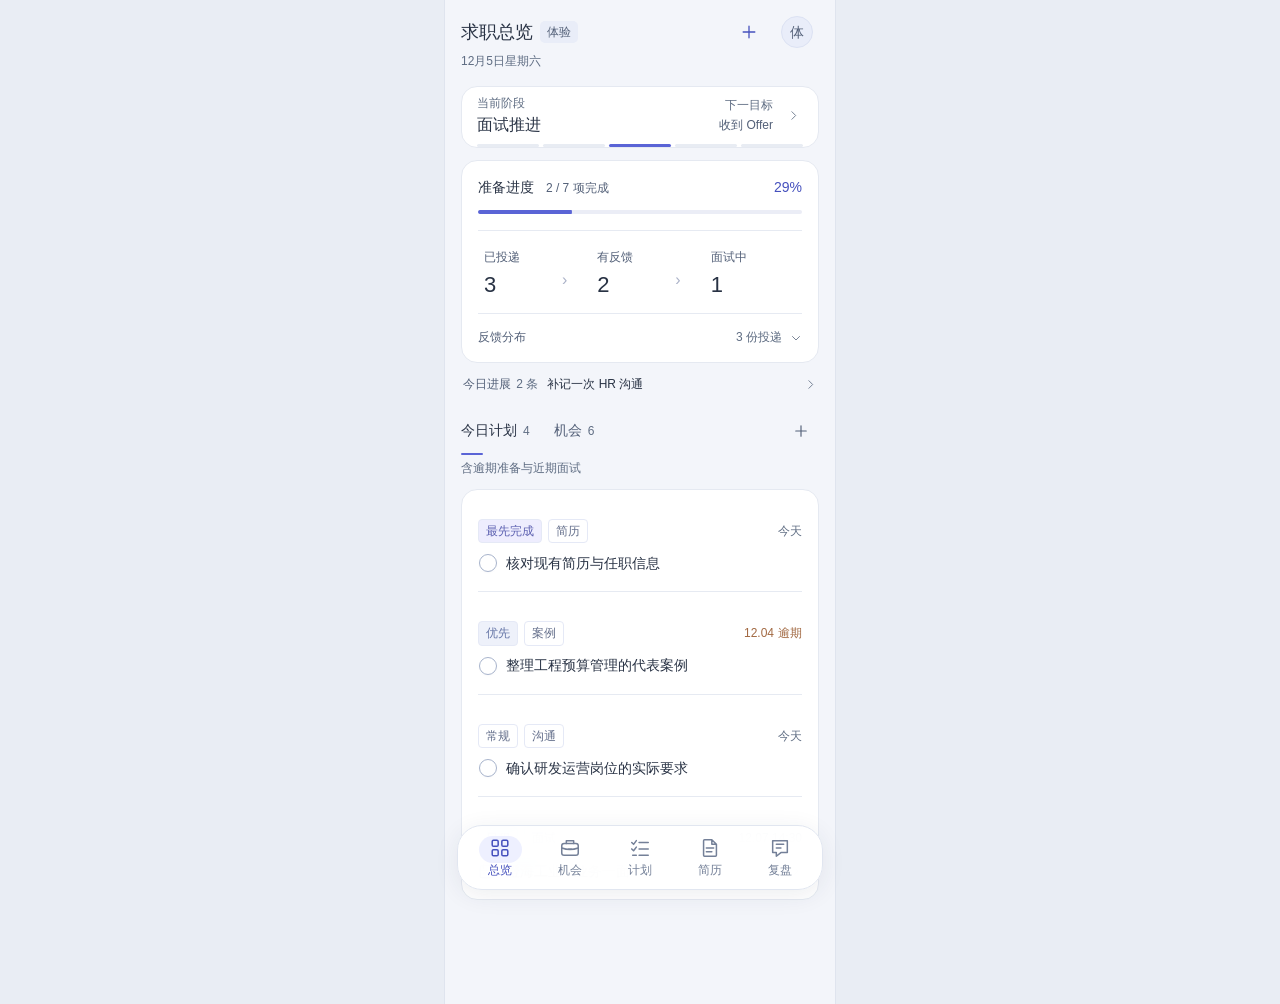
<file: app/preview.html>
<!doctype html><html lang="zh-CN"><head><meta charset="utf-8"><meta name="viewport" content="width=device-width,initial-scale=1"><title>下一程 · iPhone 预览</title></head><body><p><a href="./phone.html?demo=1&ui=20261116-sync-r21-v3#overview">打开手机预览</a></p><script>const route=["overview","jobs","tasks","resumes","reviews","settings"].includes(location.hash.slice(1))?location.hash:"#overview";location.replace("./phone.html?demo=1&ui=20261116-sync-r21-v3"+route);</script></body></html>
</file>
<file: styles.css>
:root {
 --accent:#5d6bd1; --accent-ink:#4b55b2; --accent-soft:#f1f3fd;
 --ink:#303746; --secondary:#505968; --muted:#656e7c;
 --line:#e4e7ee; --canvas:#f6f7fa; --surface:#fff;
 --radius:9px; --ease:cubic-bezier(.2,.7,.2,1);
}
*{box-sizing:border-box} [x-cloak],[hidden]{display:none!important}
html{background:var(--canvas);-webkit-text-size-adjust:100%}
body{margin:0;color:var(--ink);background:var(--canvas);font-family:-apple-system,BlinkMacSystemFont,"PingFang SC","Microsoft YaHei",sans-serif;font-size:14px;line-height:1.65;-webkit-font-smoothing:antialiased;font-synthesis:none}
body.modal-open{overflow:hidden}h1,h2,h3,p{margin:0}h1{font-size:26px;font-weight:500;line-height:1.4}h2{font-size:19px;font-weight:500;line-height:1.5}h3{font-size:16px;font-weight:400;line-height:1.6}strong,b{font-weight:500}button,input,select,textarea,summary{font:inherit}button{appearance:none;border:0;background:none;color:inherit;cursor:pointer;-webkit-tap-highlight-color:transparent;touch-action:manipulation;transition:background .16s,color .16s,transform .12s}button:active:not(:disabled){transform:translateY(1px)}button:disabled{opacity:.5;cursor:wait}
button:focus-visible,a:focus-visible,input:focus-visible,select:focus-visible,textarea:focus-visible,summary:focus-visible{outline:2px solid var(--accent);outline-offset:3px}button:disabled{cursor:wait}svg.icon{width:18px;height:18px;fill:none;stroke:currentColor;stroke-width:1.5;stroke-linecap:round;stroke-linejoin:round;flex:none;display:block}a{color:var(--accent-ink)}
.button{display:inline-flex;align-items:center;justify-content:center;gap:7px;min-height:40px;padding:7px 13px;background:white;border:1px solid #cdd3df;border-radius:5px;font-size:14px;line-height:1.5;white-space:nowrap;color:var(--secondary)}.button:hover{background:#f8f9fc;border-color:#a9b1c2}.button.primary{background:var(--accent);border-color:var(--accent);color:white;font-weight:500}.button.primary:hover{background:var(--accent-ink)}.text-button{display:inline-flex;align-items:center;justify-content:center;gap:7px;color:var(--accent-ink);min-height:40px;padding:4px 0;font-size:13px}.icon-button,.settings-button{display:inline-grid;place-items:center;min-width:44px;height:44px;border-radius:6px;color:var(--secondary);padding:0}.icon-button:hover,.settings-button:hover{background:var(--canvas)}.icon-button .icon{width:19px;height:19px}
.loading{min-height:100dvh;display:flex;align-items:center;justify-content:center;flex-direction:column;gap:13px;color:var(--muted);font-size:14px}.loading-mark{display:grid;place-items:center;width:44px;height:44px;border-radius:10px;background:var(--accent);color:white;font-size:30px}.app{display:flex;min-height:100dvh}.sidebar{position:sticky;top:0;width:216px;flex:none;height:100dvh;min-height:720px;padding:25px 16px 18px;background:#fbfbfd;border-right:1px solid var(--line);display:flex;flex-direction:column}.brand{display:flex;align-items:center;gap:10px;font-size:21px;font-weight:500;padding:0 11px}.brand-mark{color:var(--accent);font-size:30px;line-height:1}.space-name{font-size:13px;color:var(--muted);margin:28px 11px 22px;overflow-wrap:anywhere}.side-nav{display:grid;gap:6px}.nav-item{display:flex;align-items:center;gap:12px;height:44px;padding:0 13px;text-align:left;width:100%;font-size:14px;border-radius:5px;color:var(--secondary)}.nav-item.selected{background:var(--accent-soft);color:var(--accent-ink);font-weight:500}.side-goal{margin-top:auto;padding:17px 14px 14px;border:1px solid #dbe0ec;border-radius:var(--radius);background:white}.goal-label{display:flex;justify-content:space-between;gap:8px;font-size:12px;color:var(--muted)}.side-goal h2{font-size:17px;margin-top:11px}.side-goal p{font-size:13px;color:var(--secondary);margin-top:6px}.goal-track{display:flex;gap:4px;margin:17px 0 13px}.goal-track span{height:4px;flex:1;background:var(--line);border-radius:1px}.goal-track span.done{background:var(--accent)}.goal-track span.current{background:#bec5ef}.goal-context{display:grid;font-size:13px;color:var(--muted);gap:4px}.side-goal .text-button{font-size:13px;padding-top:10px}.side-tools{margin-top:13px;display:grid;gap:2px}.side-tools button{display:flex;gap:9px;align-items:center;min-height:40px;padding:5px 10px;font-size:13px;color:var(--muted);text-align:left}
.main{flex:1;min-width:0;max-width:1220px;padding:29px 42px 28px;margin:0 auto;width:100%}.page-header{display:flex;justify-content:space-between;align-items:center;gap:18px;margin-bottom:26px;min-height:53px}.page-date{color:var(--muted);font-size:13px;margin-top:3px}.header-tools{display:flex;align-items:center;gap:8px}.header-tools .settings-button{display:none}.record-button .icon{width:16px;height:16px}.view-stack{display:grid;gap:26px}.panel{background:var(--surface);border:1px solid var(--line);border-radius:var(--radius);padding:24px 27px;margin-top:26px;min-width:0}.view-stack>.panel{margin-top:0}.panel-head{display:flex;align-items:center;justify-content:space-between;gap:14px;min-height:32px}.panel-title{display:flex;align-items:baseline;gap:10px}.count{font-size:13px;color:var(--muted);white-space:nowrap}.filter-row{display:flex;align-items:center;justify-content:space-between;gap:12px;margin-top:15px;padding-bottom:17px;border-bottom:1px solid var(--line)}.segments{display:inline-flex;gap:3px;background:#f2f4f8;padding:3px;border-radius:6px;flex:none}.segments button{font-size:13px;line-height:1.45;padding:6px 13px;border:1px solid transparent;border-radius:4px;color:var(--muted);min-height:34px;white-space:nowrap}.segments button.selected{color:var(--accent-ink);background:white;border-color:#e0e4ed;font-weight:500}.task-row{display:flex;align-items:flex-start;gap:11px;padding:19px 0;border-bottom:1px solid var(--line)}.task-row:last-child{border-bottom:0;padding-bottom:8px}.task-check{width:44px;min-width:44px;height:44px;display:grid;place-items:center;padding:0;margin-top:10px}.check-shape{height:19px;width:19px;background:white;border:1px solid #9ba4b6;border-radius:3px;display:grid;place-items:center;transition:background .16s,border-color .16s}.task-check.checked .check-shape{background:var(--accent);border-color:var(--accent)}.check-shape .icon{width:14px;height:14px;color:white;stroke-width:2}.task-copy{flex:1;min-width:0}.task-meta{display:flex;align-items:center;gap:9px;color:var(--muted);font-size:13px;min-height:21px;margin-bottom:5px}.priority{font-size:13px;line-height:1.5;color:var(--secondary)}.priority.urgent{background:var(--accent-soft);color:var(--accent-ink);border-radius:3px;padding:1px 6px}.task-copy h3{font-weight:400;font-size:16px;line-height:1.65;overflow-wrap:anywhere;letter-spacing:.01em}.task-row.first h3{font-weight:500;font-size:17px}.task-copy p{font-size:13px;color:var(--muted);line-height:1.65;margin-top:4px}.task-row.done h3{text-decoration:line-through;color:var(--muted)}.priority-select{max-width:98px;min-height:44px;font-size:13px;border:1px solid var(--line);border-radius:5px;color:var(--secondary);background:white;padding:0 6px;align-self:center}.panel-foot{border-top:1px solid var(--line);margin-top:15px;padding-top:13px;display:flex;align-items:center;justify-content:space-between;gap:12px;font-size:13px;color:var(--muted)}.panel-foot .text-button{min-height:32px}
.today-progress .panel-head{margin-bottom:15px}.event{display:flex;gap:13px;padding:13px 0;border-bottom:1px solid #edf0f4}.event:last-child{border:0}.event>div{min-width:0}.event-dot{height:6px;width:6px;border-radius:50%;background:#8f9aaa;flex:none;margin-top:9px}.event:first-child .event-dot{background:var(--accent)}.event h3{font-size:14px;font-weight:400}.event p{font-size:13px;color:var(--secondary);margin-top:4px;overflow-wrap:anywhere;white-space:pre-wrap}.event time{font-size:12px;color:var(--muted);display:block;margin-top:6px}.progress-empty{padding:12px 0 15px}.progress-empty h3{font-size:15px;font-weight:400}.progress-empty p{font-size:13px;color:var(--muted);margin-top:5px}.progress-add{margin-top:6px}.mobile-goal{display:none}.overview-panel .panel-head{margin-bottom:24px}.metrics{display:grid;grid-template-columns:repeat(4,minmax(0,1fr));gap:0}.metric{padding:0 23px;border-left:1px solid var(--line)}.metric:first-child{border:0;padding-left:0}.metric>span{font-size:13px;color:var(--muted);display:block}.metric strong{display:flex;align-items:baseline;gap:5px;font-size:27px;line-height:1.4;margin-top:9px;font-weight:500;font-variant-numeric:tabular-nums}.metric strong small{font-size:14px;font-weight:400;color:var(--muted)}.mini-progress{height:4px;background:var(--line);width:90px;margin-top:10px;border-radius:2px;overflow:hidden}.mini-progress i{display:block;background:var(--accent);height:100%;transition:width .24s var(--ease)}.feedback{margin-top:24px;padding-top:15px;border-top:1px solid var(--line)}.feedback summary{cursor:pointer;font-size:13px;color:var(--secondary);min-height:32px;display:list-item;list-style-position:inside}.feedback-list{display:grid;grid-template-columns:repeat(5,minmax(0,1fr));gap:15px;padding-top:16px}.feedback-list>div{display:flex;align-items:center;justify-content:space-between;gap:10px;font-size:13px;color:var(--muted)}.feedback-list b{font-weight:400;color:var(--secondary)}
.jobs-toolbar{display:flex;align-items:center;justify-content:space-between;gap:15px;margin:20px 0 12px}.search{display:flex;align-items:center;gap:8px;width:230px;min-height:40px;border:1px solid #cdd3df;border-radius:5px;padding:0 11px;background:white;color:var(--muted)}.search .icon{width:16px;height:16px}.search input{width:100%;min-width:0;background:none;border:0;outline:0;color:var(--ink);font-size:14px;min-height:38px;padding:0}.search input::placeholder{color:var(--muted)}.job-row{display:flex;align-items:center;gap:25px;width:100%;text-align:left;padding:19px 2px;border-bottom:1px solid var(--line)}.job-row:hover{background:#fafbfe}.job-company{font-size:14px;color:var(--secondary);width:138px;flex:none;overflow-wrap:anywhere}.job-info{flex:1;min-width:0}.job-info h3{font-size:16px;font-weight:400;line-height:1.6}.job-info p{font-size:13px;color:var(--muted);margin-top:4px;display:flex;gap:10px;flex-wrap:wrap}.job-source{padding-left:10px;border-left:1px solid var(--line)}.job-next{display:flex;gap:13px;font-size:13px;color:var(--muted);margin-top:7px;flex-wrap:wrap}.job-next span:first-child{color:var(--secondary)}.row-chevron{width:15px!important;color:var(--muted)}.data-note{font-size:13px;color:var(--muted);line-height:1.7;margin-top:18px}.empty-state{padding:35px 18px 30px;text-align:center}.empty-state h3{font-size:16px;font-weight:400;line-height:1.7}.empty-state p{font-size:14px;line-height:1.8;color:var(--muted);margin:8px auto 16px;max-width:380px}.empty-icon{width:30px!important;height:30px!important;color:#8893a5;margin:0 auto 14px}.empty-state .button{margin-top:3px}.resume-row{display:flex;align-items:center;gap:14px;padding:20px 0;border-bottom:1px solid var(--line)}.resume-row>div{min-width:0;flex:1}.resume-row>.icon{width:24px;height:26px;color:var(--muted)}.resume-row h3{font-size:15px;font-weight:400;overflow-wrap:anywhere}.resume-row p{font-size:13px;color:var(--muted);margin-top:5px}.resume-row .text-button{flex:none}.review-row{padding:21px 0;border-bottom:1px solid var(--line)}.review-row h3{font-size:16px;font-weight:400}.review-date{font-size:13px;color:var(--muted);margin-top:4px}.review-content{font-size:14px;line-height:1.85;white-space:pre-wrap;margin-top:14px;color:var(--secondary);overflow-wrap:anywhere}.file-input{display:none}.page-foot{display:flex;justify-content:space-between;align-items:center;gap:10px;color:var(--muted);font-size:12px;margin-top:24px}.page-foot .text-button{font-size:12px}.bottom-nav{display:none}
.error-banner{background:#fff6f5;border:1px solid #edcac5;border-radius:6px;color:#a72e24;padding:13px 16px;font-size:14px;line-height:1.8;margin:0 0 20px}.error-banner .text-button{color:#a72e24}.status-banner{padding:11px 15px;background:var(--accent-soft);border:1px solid #dbe0f3;border-radius:6px;color:var(--secondary);margin-bottom:20px;font-size:13px;line-height:1.7}.status-banner .text-button{margin-left:10px}.toast{position:fixed;bottom:22px;left:calc(50% + 108px);transform:translateX(-50%);background:#353d50;color:white;padding:11px 17px;border-radius:7px;font-size:14px;line-height:1.6;max-width:min(500px,calc(100vw - 32px));z-index:120;box-shadow:0 3px 18px #1d27351c;pointer-events:none}.modal-backdrop{position:fixed;inset:0;z-index:100;display:flex;align-items:center;justify-content:center;background:rgba(26,34,49,.3);padding:26px}.modal{width:520px;max-width:100%;max-height:calc(100dvh - 52px);background:var(--surface);border-radius:12px;display:flex;flex-direction:column;box-shadow:0 10px 50px #1b26352e;outline:0;overflow:hidden}.modal.wide{width:630px}.modal-header{display:flex;align-items:center;justify-content:space-between;gap:15px;border-bottom:1px solid var(--line);padding:14px 18px 14px 24px;flex:none}.modal-header h2{font-size:20px;font-weight:500}.modal-body{padding:23px 24px 25px;overflow-y:auto;overscroll-behavior:contain;min-height:0;-webkit-overflow-scrolling:touch}.modal-footer{display:flex;justify-content:flex-end;gap:10px;padding:16px 24px;border-top:1px solid var(--line);flex:none}.modal-footer .button{min-height:44px;padding-left:17px;padding-right:17px;font-size:15px}.field{margin-bottom:18px}.field:last-child{margin-bottom:0}.field label{display:block;font-size:14px;color:var(--secondary);margin-bottom:7px;font-weight:400}.field label span{color:var(--muted);font-size:13px;margin-left:6px}.field input,.field select,.field textarea{width:100%;min-height:46px;padding:10px 12px;border:1px solid #bdc5d2;border-radius:5px;background:white;color:var(--ink);font-size:16px;line-height:1.5}.field textarea{min-height:140px;resize:vertical;line-height:1.75}.field input::placeholder,.field textarea::placeholder{color:var(--muted);opacity:1}.field-row{display:grid;grid-template-columns:1fr 1fr;gap:16px}.field-help{font-size:13px;line-height:1.75;color:var(--muted);margin-top:7px}.form-error{font-size:14px;line-height:1.8;color:#a72e24;background:#fff6f5;border:1px solid #edcac5;border-radius:5px;padding:11px 13px;margin-top:18px}.intro-copy{font-size:14px;line-height:1.8;color:var(--muted);margin-bottom:20px}.check-field{display:flex;gap:12px;align-items:center;padding:6px 0;margin-top:0;font-size:15px;line-height:1.6;color:var(--secondary)}.check-field input{height:22px;width:22px;flex:none;accent-color:var(--accent);margin:11px 1px}.check-field small{display:block;font-size:13px;color:var(--muted);margin-top:2px}.backup-first{margin-top:14px;font-size:14px}.detail-company{font-size:16px;color:var(--secondary);margin-bottom:22px}.detail-grid{display:grid;grid-template-columns:1fr 1fr;gap:22px;margin:0}.detail-grid dt{font-size:13px;color:var(--muted);margin-bottom:6px}.detail-grid dd{font-size:15px;line-height:1.7;color:var(--ink);margin:0;overflow-wrap:anywhere}.detail-block{border-top:1px solid var(--line);margin-top:25px;padding-top:20px}.detail-block h3{font-size:15px;font-weight:500;margin-bottom:8px}.detail-block p{font-size:15px;color:var(--secondary);line-height:1.85}.profile-summary{display:flex;gap:8px 16px;flex-wrap:wrap;font-size:14px;color:var(--secondary);padding-bottom:19px;border-bottom:1px solid var(--line)}.milestone-list{list-style:none;padding:0;margin:23px 0}.milestone-list li{position:relative;display:flex;gap:14px;padding-bottom:25px}.milestone-list li:not(:last-child):after{position:absolute;content:"";width:1px;background:var(--line);left:11px;top:28px;bottom:4px}.milestone-number{height:24px;width:24px;display:grid;place-items:center;border:1px solid #b4bdcb;border-radius:50%;color:var(--muted);font-size:12px;flex:none;background:white}.milestone-list li.current .milestone-number{border-color:var(--accent);color:var(--accent-ink)}.milestone-list li.done .milestone-number{background:var(--accent);border-color:var(--accent);color:white}.milestone-list h3{font-size:16px;font-weight:400;line-height:24px}.milestone-list p{font-size:14px;color:var(--muted);line-height:1.75;margin-top:5px}.settings-copy{font-size:14px;line-height:1.85;color:var(--secondary)}.settings-list{margin:20px 0;border-top:1px solid var(--line);border-bottom:1px solid var(--line)}.settings-list button{display:flex;align-items:center;justify-content:space-between;width:100%;min-height:56px;text-align:left;padding:11px 2px;font-size:15px;color:var(--secondary);gap:15px}.settings-list button+button{border-top:1px solid var(--line)}.settings-list .icon{width:15px}.settings-group{margin-top:23px}.settings-group h3{font-size:16px;font-weight:500}.settings-group p{font-size:14px;line-height:1.85;color:var(--muted);margin-top:8px}.backup-actions{display:flex;gap:10px;flex-wrap:wrap;margin-top:15px}.backup-actions .button{min-height:44px}.import-confirm{border:1px solid #dbe0f2;background:#f8f9ff;border-radius:6px;padding:14px;margin-top:17px}.import-confirm p{margin:0;font-size:14px;color:var(--secondary)}.inline-note{font-size:14px;background:var(--accent-soft);border-radius:5px;padding:11px 13px;margin-bottom:18px;color:var(--secondary)}.install-title{font-size:18px;font-weight:400;line-height:1.7}.install-steps{padding-left:23px;font-size:15px;line-height:1.9;color:var(--secondary);margin:20px 0}.install-steps li{padding-left:6px;margin-bottom:10px}.noscript{padding:25px;font-size:16px}
@media(max-width:1200px){.main{padding:26px 30px}.sidebar{width:204px;padding-left:13px;padding-right:13px}.panel{padding:23px}.metric{padding-left:16px;padding-right:16px}.job-company{width:110px}.job-row{gap:18px}.toast{left:calc(50% + 102px)}}
@media(max-width:800px){
 body{font-size:15px}.app{display:block}.sidebar{display:none}.main{padding:calc(18px + env(safe-area-inset-top)) 16px calc(94px + env(safe-area-inset-bottom));max-width:640px;margin:0 auto}.page-header{min-height:65px;margin-bottom:22px;align-items:center;gap:10px}.page-header h1{font-size:25px;font-weight:500}.page-date{font-size:13px;margin-top:5px}.header-tools{gap:4px}.header-tools .settings-button{display:inline-grid}.header-tools .button{font-size:14px;min-height:44px;padding:0 10px}.record-button .icon{display:none}.record-button span{font-size:14px}.panel{border-color:#e5e8ef;border-radius:11px;padding:17px 17px 15px;margin-top:23px}.view-stack{gap:23px}.panel-head{min-height:40px;gap:12px}.panel-head h2{font-size:18px;font-weight:500}.count{font-size:12px}.panel-title{gap:10px}.filter-row{gap:8px;margin-top:7px;padding-bottom:13px}.segments{padding:2px;gap:2px}.segments button{min-height:44px;padding:5px 12px;font-size:13px}.task-row{gap:6px;padding:15px 0 16px;min-height:86px}.task-row:last-child{padding-bottom:9px}.task-check{margin-top:9px;width:44px;min-width:44px;height:44px;transform:none!important}.task-check .check-shape{width:20px;height:20px}.task-copy h3,.task-row.first h3{font-size:16px;line-height:1.65;font-weight:400;letter-spacing:.01em}.task-row.first h3{font-weight:500}.task-copy p{font-size:13px;line-height:1.7;margin-top:4px}.task-meta{font-size:12px;margin-bottom:5px;min-height:20px}.priority{font-size:12px}.priority.urgent{padding:1px 5px}.priority-select{font-size:12px;max-width:80px;padding:0 3px}.panel-foot{font-size:12px;padding-top:10px;margin-top:10px}.panel-foot .text-button{min-height:44px;font-size:13px}.today-progress .panel-head{margin-bottom:7px}.event{gap:11px;padding:12px 0}.event h3{font-size:15px;font-weight:400;line-height:1.6}.event p{font-size:13px;line-height:1.8}.progress-empty{padding:11px 0 6px}.progress-empty h3{font-size:15px;font-weight:400}.progress-empty p{font-size:13px;line-height:1.8}.progress-add{min-height:44px;margin-top:9px;font-size:14px}.mobile-goal{display:flex;width:100%;align-items:center;justify-content:space-between;text-align:left;gap:16px;background:white;border:1px solid #dce1ee;border-radius:11px;padding:15px 17px;margin-top:23px;min-height:83px}.mobile-goal small{display:block;font-size:12px;color:var(--muted);margin-bottom:4px}.mobile-goal strong{font-size:16px;font-weight:400;line-height:1.5;display:block}.mobile-goal-tail{display:flex;align-items:center;gap:11px;color:var(--muted);font-size:12px;flex:none}.mobile-goal .icon{width:14px}.overview-panel .panel-head{margin-bottom:18px}.metrics{grid-template-columns:1fr 1fr;row-gap:21px}.metric{padding:0 17px}.metric:nth-child(odd){padding-left:0;border-left:0}.metric>span{font-size:13px}.metric strong{font-size:25px;line-height:1.4;margin-top:5px}.metric strong small{font-size:14px}.mini-progress{width:75px;margin-top:7px}.feedback{margin-top:18px;padding-top:8px}.feedback summary{min-height:44px;line-height:44px;font-size:13px}.feedback-list{display:grid;grid-template-columns:1fr;gap:12px;padding-top:7px;padding-bottom:7px}.feedback-list>div{font-size:13px}.jobs-toolbar{align-items:stretch;flex-direction:column;gap:13px;margin:12px 0 7px}.jobs-toolbar .segments{align-self:flex-start}.jobs-toolbar .segments button{min-width:66px;min-height:44px}.search{width:100%;min-height:44px;border-radius:6px;padding:0 11px}.search input{min-height:44px;font-size:16px}.job-row{position:relative;display:block;padding:17px 23px 17px 0;min-height:103px}.job-company{width:auto;font-size:13px;color:var(--muted);font-weight:400;margin-bottom:4px}.job-info h3{font-size:16px;font-weight:400;line-height:1.6}.job-info p{font-size:13px;gap:8px;margin-top:5px}.job-source{padding-left:8px}.job-next{font-size:12px;gap:5px 10px;margin-top:8px;line-height:1.7}.row-chevron{position:absolute;right:0;top:50%;transform:translateY(-50%);width:14px!important}.data-note{font-size:12px;line-height:1.8;margin-top:14px}.empty-state{padding:27px 5px 23px}.empty-state h3{font-size:16px;font-weight:400;line-height:1.7}.empty-state p{font-size:14px;line-height:1.85;margin:8px auto 15px}.empty-state .button{min-height:44px;font-size:14px}.empty-icon{width:28px!important;height:28px!important}.resume-row{gap:11px;padding:17px 0}.resume-row h3{font-size:15px;line-height:1.7}.resume-row p{font-size:12px}.resume-row .text-button{min-width:44px;min-height:44px}.review-row h3{font-size:16px;font-weight:400}.review-content{font-size:15px;line-height:1.85}.review-date{font-size:12px}.page-foot{font-size:12px;align-items:center;margin-top:18px}.page-foot .text-button{font-size:12px;min-height:44px}.bottom-nav{display:grid;grid-template-columns:repeat(5,minmax(0,1fr));position:fixed;bottom:0;left:0;right:0;z-index:50;border-top:1px solid #dfe3ec;background:rgba(255,255,255,.97);padding:5px 7px calc(5px + env(safe-area-inset-bottom));min-height:63px;-webkit-backdrop-filter:blur(15px);backdrop-filter:blur(15px)}.bottom-nav button{display:flex;align-items:center;justify-content:center;flex-direction:column;gap:4px;min-height:52px;width:100%;font-size:12px;line-height:1.35;color:var(--muted);padding:5px 0;font-weight:400}.bottom-nav button .icon{width:21px;height:21px;stroke-width:1.5}.bottom-nav button.selected{color:var(--accent-ink);font-weight:400}body.modal-open .bottom-nav{visibility:hidden}.error-banner{padding:12px 14px;font-size:14px}.status-banner{font-size:13px;line-height:1.8;padding:11px 13px}.toast{left:50%;bottom:calc(82px + env(safe-area-inset-bottom));max-width:calc(100vw - 32px);padding:11px 15px;font-size:14px;width:max-content}.modal-backdrop{align-items:flex-end;padding:calc(14px + env(safe-area-inset-top)) 0 0}.modal,.modal.wide{width:100%;max-height:calc(100dvh - 14px - env(safe-area-inset-top));border-radius:17px 17px 0 0;box-shadow:0 -5px 35px #26324724}.modal-header{padding:11px 12px 11px 20px;min-height:64px}.modal-header h2{font-size:20px;font-weight:500;line-height:1.45}.modal-body{padding:20px 20px calc(22px + env(safe-area-inset-bottom));font-size:15px}.modal-footer{padding:13px 20px calc(13px + env(safe-area-inset-bottom));gap:10px}.modal-footer .button{min-height:46px;flex:1;font-size:16px;font-weight:400}.field{margin-bottom:19px}.field label{font-size:14px;margin-bottom:8px}.field input,.field select{font-size:16px;min-height:47px;padding:10px 11px}.field textarea{font-size:16px;min-height:150px;padding:11px;line-height:1.75}.field-row{grid-template-columns:1fr;gap:0}.field-help{font-size:13px;line-height:1.8}.intro-copy{font-size:14px;line-height:1.85;margin-bottom:21px}.check-field{font-size:15px;gap:11px}.check-field small{font-size:12px;line-height:1.8}.backup-first{font-size:14px;min-height:44px}.detail-company{font-size:16px;margin-bottom:21px}.detail-grid{gap:23px 17px}.detail-grid dt{font-size:13px}.detail-grid dd{font-size:15px;line-height:1.75}.detail-block{margin-top:24px;padding-top:19px}.detail-block p{font-size:15px}.profile-summary{font-size:14px;line-height:1.8}.milestone-list h3{font-size:16px;font-weight:400}.milestone-list p{font-size:14px;line-height:1.8}.settings-copy{font-size:14px;line-height:1.9}.settings-group p{font-size:14px;line-height:1.9}.backup-actions .button{font-size:14px;min-height:46px}.settings-list button{font-size:15px;min-height:56px}.install-title{font-size:18px;font-weight:400;line-height:1.7}.install-steps{font-size:15px;line-height:1.95}.form-error{font-size:14px;line-height:1.8}
}
@media(max-width:360px){.main{padding-left:13px;padding-right:13px}.panel{padding-left:14px;padding-right:14px}.header-tools .button{padding-left:8px;padding-right:8px}.page-header h1{font-size:23px}.count{font-size:12px}.segments button{padding-left:10px;padding-right:10px}.priority-select{max-width:70px;font-size:12px}.task-row{gap:3px}.task-check{width:44px;min-width:44px}.modal-body{padding-left:17px;padding-right:17px}.modal-header{padding-left:17px}}
@media(prefers-reduced-motion:reduce){*,*:before,*:after{animation:none!important;transition:none!important;scroll-behavior:auto!important}}

.search:focus-within{outline:2px solid var(--accent);outline-offset:2px}
</file>
<file: app/styles.css>
:root{
  color-scheme:light;--canvas:#f3f5fa;--surface:#fff;--ink:#283244;--secondary:#536078;--muted:#5f6d83;
  --brand:#5a64d6;--brand-dark:#4550bd;--brand-tint:#eef0ff;--line:#e6eaf2;--line-strong:#d6ddea;
  --page-title:1.75rem;--section-title:1.25rem;--task-title:1rem;--primary-task-title:1.0625rem;--body:1rem;--secondary-size:.875rem;--caption:.8125rem;
  --ease:cubic-bezier(.2,.7,.2,1);
}
*{box-sizing:border-box}html{scroll-behavior:smooth;-webkit-text-size-adjust:100%;background:var(--canvas)}
body{margin:0;font-family:-apple-system,BlinkMacSystemFont,"PingFang SC","Microsoft YaHei",sans-serif;font-size:var(--body);line-height:1.65;color:var(--ink);font-weight:400;-webkit-font-smoothing:antialiased;font-synthesis:none}
[x-cloak],[hidden]{display:none!important}h1,h2,h3,p{margin:0}h1,h2,h3,strong,b{font-weight:500}button,input,textarea{font:inherit;color:inherit}button,a{-webkit-tap-highlight-color:transparent}button{cursor:pointer;border:0;background:none}a{color:inherit;text-decoration:none}button:focus-visible,a:focus-visible,input:focus-visible,textarea:focus-visible{outline:2px solid var(--brand);outline-offset:3px}button{transition:background .15s,color .15s,box-shadow .15s}button:active{transform:translateY(1px)}.icon{width:18px;height:18px;fill:none;stroke:currentColor;stroke-width:1.55;stroke-linecap:round;stroke-linejoin:round;flex:none;display:block}.symbol-bank{position:absolute;width:0;height:0;overflow:hidden}.workspace{display:flex;min-height:100dvh}.sidebar{width:196px;flex:none;position:sticky;top:0;align-self:flex-start;min-height:720px;height:100dvh;display:flex;flex-direction:column;padding:30px 15px 18px;background:#fcfcff;border-right:1px solid #e3e7f0}
.brand{display:flex;align-items:center;gap:10px;padding-left:13px;font-size:var(--section-title);letter-spacing:.06em;line-height:1.5;font-weight:500}.brand-logo{display:flex;align-items:flex-end;gap:3px;height:23px;transform:skewY(-12deg);width:25px}.brand-logo i{width:6px;display:block;background:var(--brand);border-radius:2px}.brand-logo i:nth-child(1){height:9px;background:#9ba3eb}.brand-logo i:nth-child(2){height:16px;background:#7a85e1}.brand-logo i:nth-child(3){height:23px}.space-switch{display:flex;gap:9px;align-items:center;margin:32px 8px 28px;font-size:var(--caption);white-space:nowrap}.space-avatar{width:29px;height:29px;background:#e9edf8;color:#596489;border:1px solid #e0e5f3;display:grid;place-items:center;border-radius:9px;font-size:var(--caption)}.space-switch small{display:block;font-size:var(--caption);color:var(--muted);line-height:1.6;margin-top:2px}.navigation{display:grid;gap:7px}.nav-link{width:100%;min-height:45px;padding:9px 13px;display:flex;align-items:center;gap:11px;border-radius:7px;color:var(--secondary);font-size:var(--secondary-size);text-align:left;position:relative}.nav-link .icon{width:18px;height:18px;stroke-width:1.5}.nav-link:hover{background:#f0f3f9}.nav-link.selected{background:#eaeefd;color:#4c58bb;font-weight:500}.selected-dot{width:5px;height:5px;border-radius:50%;background:#6673dd;margin-left:auto}.nav-count{margin-left:auto;color:#64718a;font-size:var(--caption)}.sidebar-note{margin:44px 14px 0;font-size:var(--caption);color:var(--muted);position:relative;padding-left:12px}.note-dot{position:absolute;left:0;top:8px;width:4px;height:4px;border-radius:50%;background:#8996c6}.sidebar-note small{display:block;color:var(--secondary);font-size:var(--secondary-size);margin-top:6px}.side-stage{display:flex;gap:4px;margin-top:13px}.side-stage i{width:20px;height:3px;background:#e3e7f1;border-radius:4px}.side-stage i:first-child{background:#7a86dd}.sidebar-bottom{margin-top:auto;padding-top:32px}.sidebar-bottom .nav-link{font-size:var(--caption)}.sidebar-caption{display:block;margin:14px 13px 0;color:var(--muted);font-size:var(--caption)}
.main{width:100%;min-width:0;max-width:1520px;margin:0 auto;padding:25px 30px 18px}.page-header{display:flex;align-items:center;justify-content:space-between;gap:24px;margin-bottom:20px}.breadcrumb{font-size:var(--caption);color:var(--muted);margin-bottom:5px}.breadcrumb span{padding:0 8px;color:#b2bbc9}h1{font-size:var(--page-title);letter-spacing:.015em;line-height:1.4;display:flex;align-items:center;flex-wrap:wrap;gap:17px}.header-date{font-size:var(--caption);font-weight:400;color:var(--muted);letter-spacing:0}.header-actions{display:flex;align-items:center;gap:22px}.button{min-height:40px;padding:8px 13px;display:inline-flex;align-items:center;justify-content:center;gap:7px;border-radius:7px;font-size:var(--secondary-size);font-weight:400;line-height:1.5;white-space:nowrap}.button.outline{background:#fff;border:1px solid #d5dcea;box-shadow:0 1px 2px #28395e04}.button.outline:hover{border-color:#a5afd4;background:#fafbff}.button.primary{background:var(--brand);color:#fff;box-shadow:0 3px 7px #5963cc1c}.button.primary:hover{background:var(--brand-dark)}.button .icon{width:16px;height:16px}.quiet-link{font-size:var(--caption);display:flex;align-items:center;gap:8px;color:var(--secondary)}.quiet-link:hover{color:var(--brand)}.quiet-link .icon{width:15px}/* Overview: one preparation ring and a nested, current-state application funnel. */
.summary{display:grid;grid-template-columns:minmax(285px,.85fr) minmax(0,2fr);background:var(--surface);border:1px solid var(--line);border-radius:12px;margin-bottom:22px;box-shadow:0 3px 8px #34436a03}
.task-progress{display:flex;flex-direction:column;padding:18px 24px;text-align:left;border-right:1px solid var(--line);border-radius:12px 0 0 12px;min-width:0}
.metric-heading{display:flex;align-items:center;justify-content:space-between;font-size:var(--secondary-size);font-weight:500;line-height:1.5;color:var(--secondary)}
.task-progress>.metric-heading{width:100%}
.metric-link{width:14px;height:14px;color:var(--muted);opacity:0;transition:opacity .15s}
.task-progress:hover .metric-link,.task-progress:focus-visible .metric-link{opacity:1}
.preparation-metric{display:flex;flex:1;width:100%;align-items:center;gap:18px;margin-top:12px}
.progress-ring{position:relative;width:5.25rem;height:5.25rem;flex:none;display:grid;place-items:center}
.progress-ring>svg{position:absolute;inset:0;width:100%;height:100%;transform:rotate(-90deg);overflow:visible}
.progress-ring circle{fill:none;stroke-width:6}
.ring-track{stroke:#edf0f7}
.ring-value{stroke:var(--brand);stroke-linecap:round;transition:stroke-dashoffset .35s var(--ease),opacity .2s}
.ring-number{display:flex;align-items:baseline;gap:1px;font-size:1.5rem;line-height:1.2;font-weight:500;font-variant-numeric:tabular-nums;letter-spacing:-.035em}
.ring-number small{font-size:var(--caption);font-weight:400;letter-spacing:0;color:var(--secondary)}
.progress-ring.is-empty .ring-number{color:var(--muted)}
.preparation-copy{display:flex;flex-direction:column;align-items:flex-start;min-width:0}
.preparation-total{display:flex;align-items:baseline;gap:6px;font-size:var(--secondary-size);color:var(--secondary);line-height:1.6;flex-wrap:wrap}
.preparation-total strong{font-size:1.25rem;line-height:1.4;color:var(--ink);font-variant-numeric:tabular-nums}
.preparation-total.empty-copy{font-size:var(--secondary-size);color:var(--ink)}
.preparation-caption{font-size:var(--caption);line-height:1.6;color:var(--muted);margin-top:2px}
.metric-action{display:flex;align-items:center;gap:5px;font-size:var(--caption);color:var(--brand-dark);line-height:1.5;margin-top:8px}
.metric-action .icon{width:13px;height:13px;transition:transform .18s var(--ease)}
.task-progress:hover .metric-action .icon{transform:translateX(3px)}
.pipeline-overview{padding:18px 26px 17px;min-width:0}
.pipeline-head>.metric-heading{flex:none}
.pipeline-head{display:flex;align-items:center;justify-content:space-between;gap:14px;margin-bottom:10px}
.pipeline-meta{display:flex;white-space:nowrap;align-items:center;gap:7px;font-size:.75rem;color:var(--muted);line-height:1.5}
.metric-info{position:relative;flex:none}
.metric-info summary{width:15px;height:15px;display:grid;place-items:center;border:1px solid #a7b1c4;border-radius:50%;font-size:11px;line-height:1;cursor:pointer;font-family:Georgia,serif;list-style:none}
.metric-info summary::-webkit-details-marker{display:none}
.metric-info p{position:absolute;right:-6px;top:25px;z-index:4;width:264px;max-width:65vw;padding:12px 15px;border:1px solid var(--line);box-shadow:0 5px 20px #28324412;border-radius:8px;background:var(--surface);font-size:var(--caption);line-height:1.8;color:var(--secondary)}
.pipeline-stages{display:grid;grid-template-columns:repeat(3,minmax(0,1fr));gap:0}
.pipeline-stage{--stage-color:#8893dd;position:relative;display:flex;flex-direction:column;align-items:stretch;min-width:0;text-align:left;padding:0;border-radius:3px}
.pipeline-stage:nth-of-type(2){--stage-color:#7481d6}
.pipeline-stage:nth-of-type(3){--stage-color:#5e6dcc}
.pipeline-label{display:flex;align-items:center;gap:8px;font-size:var(--caption);line-height:1.55;color:var(--secondary);padding-right:10px}
.pipeline-label>.icon{width:13px;height:13px;color:var(--brand);opacity:0;transition:opacity .15s,transform .18s var(--ease)}
.pipeline-value{display:flex;align-items:baseline;gap:7px;line-height:1.15;margin:2px 0 7px;padding-right:10px;font-variant-numeric:tabular-nums}
.pipeline-value strong{font-size:1.75rem;letter-spacing:-.035em;font-weight:500}
.pipeline-value small{font-size:.75rem;font-weight:400;color:var(--muted)}
.pipeline-shape{display:block;position:relative;height:3.5rem;border-bottom:1px solid var(--line);--bar-width:30%}
.pipeline-bar{position:absolute;left:0;bottom:0;width:var(--bar-width);height:var(--stage-height);background:var(--stage-color);border-radius:2px 2px 0 0;transition:height .3s var(--ease),filter .15s}
.pipeline-connector{position:absolute;left:var(--bar-width);top:0;height:100%;width:calc(100% - var(--bar-width));fill:var(--stage-color);fill-opacity:.12;pointer-events:none}
.pipeline-statuses{display:grid;grid-template-columns:repeat(5,minmax(0,1fr));gap:8px;margin-top:9px}
.pipeline-status{display:flex;align-items:center;justify-content:flex-start;gap:8px;min-height:27px;padding:3px 0;text-align:left;font-size:var(--caption);line-height:1.5;white-space:nowrap;color:var(--secondary);border-radius:4px}
.pipeline-status strong{font-size:var(--caption);font-weight:500;font-variant-numeric:tabular-nums;color:var(--ink)}
.pipeline-status.is-zero strong{font-weight:400;color:var(--muted)}
.pipeline-status:hover,.pipeline-status:hover strong{color:var(--brand-dark)}
.pipeline-stage:hover .pipeline-label,.pipeline-stage:focus-visible .pipeline-label{color:var(--brand-dark)}
.pipeline-stage:hover .pipeline-label>.icon,.pipeline-stage:focus-visible .pipeline-label>.icon{opacity:1;transform:translateX(2px)}
.pipeline-stage:hover .pipeline-bar,.pipeline-stage:focus-visible .pipeline-bar{filter:brightness(.94)}
.archive-scope{display:flex;align-items:center;gap:5px;font-size:var(--caption);color:var(--muted);margin-left:auto;white-space:nowrap;cursor:pointer}
.archive-scope input{margin:0;width:14px;height:14px}
.archive-scope+.result-count{margin-left:10px}
@container work-content (max-width:55rem){.summary{grid-template-columns:minmax(245px,.9fr) minmax(0,1.8fr)}.task-progress{padding-left:19px;padding-right:19px}.preparation-metric{gap:12px}.pipeline-overview{padding-left:20px;padding-right:20px}.pipeline-value small{display:none}}
@container work-content (max-width:44rem){.summary{grid-template-columns:minmax(0,1fr)}.task-progress{border-right:0;border-bottom:1px solid var(--line);border-radius:12px 12px 0 0}.preparation-metric{margin-top:8px}.pipeline-meta{font-size:var(--caption)}.pipeline-value small{display:block}}
@container work-content (max-width:29rem){.pipeline-head{align-items:flex-start;flex-wrap:wrap;gap:8px}.pipeline-meta{font-size:.75rem}.pipeline-label{font-size:.75rem;gap:2px;padding-right:4px}.pipeline-value{gap:4px}.pipeline-value small{display:none}.pipeline-value strong{font-size:1.5rem}.pipeline-label>.icon{display:none}.pipeline-overview{padding-left:18px;padding-right:18px}}
.small-track{height:3px;background:#e9edf6;max-width:150px;border-radius:5px;margin-top:6px;overflow:hidden}.small-track i{display:block;height:100%;background:var(--brand);border-radius:5px;transition:width .25s var(--ease)}
.work-grid{display:grid;grid-template-columns:minmax(0,1fr) 292px;gap:22px;align-items:start}.primary-column,.context-column{min-width:0;display:grid;gap:20px}.surface{background:#fff;border:1px solid #e6eaf2;border-radius:12px;box-shadow:0 3px 9px #34436a03;min-width:0}.section-head{display:flex;justify-content:space-between;align-items:center;gap:14px}.section-title{display:flex;align-items:center;flex-wrap:wrap;gap:11px}h2{font-size:var(--section-title);line-height:1.45;letter-spacing:.01em}.sub-count{font-size:var(--caption);color:var(--muted);line-height:1.5}.icon-button{width:36px;height:36px;display:grid;place-items:center;color:var(--muted);border-radius:6px}.icon-button:hover{background:#f1f3fa;color:var(--brand)}.preparation{padding:17px 23px 0;scroll-margin-top:22px}.task-toolbar{display:flex;align-items:center;justify-content:space-between;gap:16px;margin-top:12px;margin-bottom:11px}.tabs{display:flex;gap:20px;align-items:center}.tabs button{position:relative;min-height:31px;padding:2px 0 9px;font-size:var(--secondary-size);color:var(--muted)}.tabs button.active{color:#4d59b8;font-weight:500}.tabs button.active:after{content:"";height:2px;border-radius:2px;background:#6973d6;position:absolute;bottom:0;left:0;right:0}.list-hint{color:var(--muted);font-size:var(--caption)}.task-list{min-width:0}.task{display:grid;grid-template-columns:28px minmax(0,1fr) 6.75rem;column-gap:12px;align-items:start;padding:13px 12px 13px 0;min-width:0;border-bottom:1px solid var(--line)}.task:last-child{border-bottom:0}.task.featured{position:relative;padding:16px 12px 16px 0;margin:0 0 1px;border:0;border-radius:9px;background:linear-gradient(115deg,#f3f4ff 0%,#f7f8ff 54%,#fbfcff 100%);align-items:flex-start;box-shadow:inset 0 0 0 1px #e4e6f7,inset 0 1px 0 #ffffffc2}.task-content{min-width:0}.task-check{width:28px;min-width:28px;height:30px;padding:4px;display:grid;place-items:center;margin-top:1.5rem;border-radius:6px}.task-check:hover{background:#e8ecf8}.task-check>span{display:grid;place-items:center;width:18px;height:18px;border:1px solid #a8b4cc;border-radius:5px;background:#fff;box-shadow:0 1px 2px #5c638c08}.task-check .icon{width:14px;height:14px;stroke-width:1.7}.task-meta{display:flex;align-items:center;flex-wrap:wrap;gap:8px;font-size:var(--caption);color:var(--muted);margin-bottom:3px;line-height:1.6}.priority{color:var(--secondary)}.priority-first{background:#e5e8ff;color:#515dba;padding:1px 6px;border-radius:4px}.meta-divider{width:3px;height:3px;border-radius:50%;background:#b9c2d1}.task h3{font-size:var(--task-title);line-height:1.6;font-weight:400;text-wrap:pretty}.task.featured h3{font-size:var(--primary-task-title);font-weight:400;margin-top:5px}.task p{font-size:var(--secondary-size);line-height:1.7;color:var(--muted);margin-top:4px}.task-tags{display:flex;flex-wrap:wrap;gap:7px;margin-top:13px}.task-tags span{font-size:var(--caption);line-height:1.7;color:#65708c;background:#ffffffc9;border:1px solid #e5e9f6;border-radius:4px;padding:1px 7px}.task-action{color:var(--secondary);font-size:var(--caption);display:flex;align-items:center;justify-content:center;gap:7px;white-space:nowrap;min-height:36px;padding:6px 2px 6px 9px;align-self:center;flex:none}.task-action .icon{width:15px;height:15px}.task-action:hover{color:var(--brand)}.task-action.main-action{background:var(--brand);color:white;font-size:var(--secondary-size);border-radius:6px;box-shadow:0 3px 8px #5963cc20;padding:8px 12px;margin-left:0}.task-action.main-action:hover{background:var(--brand-dark)}.task.is-complete .task-check>span{background:#6b78d4;border-color:#6b78d4;color:#fff}.task.is-complete h3{text-decoration:line-through;color:var(--muted)}.task.is-complete p{color:var(--muted)}.section-footer{display:flex;justify-content:space-between;align-items:center;gap:16px;padding:12px 0 13px;border-top:1px solid var(--line);color:var(--muted);font-size:var(--caption)}.section-footer>span{display:flex;align-items:center;gap:5px}.section-footer b{font-weight:400;color:var(--secondary)}.completion-dot{width:5px;height:5px;background:#b2bdce;border-radius:50%;margin-right:3px}.completion-dot.done{background:var(--brand)}.section-footer a{display:flex;align-items:center;gap:6px;color:#5b66b4}.section-footer .icon{width:15px;height:15px}.task-empty{padding:28px 16px 31px;text-align:center}.empty-mark{display:grid;place-items:center;width:42px;height:42px;margin:0 auto 12px;border-radius:12px;background:#f0f2fd;color:#6973c1}.empty-mark .icon{width:22px;height:22px}.task-empty h3{font-size:var(--task-title);font-weight:500}.task-empty p{font-size:var(--secondary-size);color:var(--muted);max-width:390px;margin:7px auto 16px}
.opportunities{padding:19px 23px 0;scroll-margin-top:20px}.text-button{min-height:34px;display:inline-flex;align-items:center;gap:5px;color:#5b65b5;font-size:var(--caption);padding:3px 0;white-space:nowrap}.text-button .icon{width:15px;height:15px}.text-button:hover{color:var(--brand-dark)}.opportunity-toolbar{display:flex;align-items:center;justify-content:space-between;gap:12px;margin-top:14px;margin-bottom:11px}.status-tab{font-size:var(--caption);color:var(--secondary);display:flex;gap:7px;align-items:center}.status-tab>span{background:#f0f2f8;color:#66728a;min-width:19px;padding:0 5px;line-height:19px;text-align:center;border-radius:4px;font-size:var(--caption)}.job-table{margin-top:13px}.job-table-head,.job-row{display:grid;grid-template-columns:100px minmax(0,1fr) 123px 14px;gap:15px;align-items:center}.job-table-head{background:#f6f7fb;border-radius:5px;padding:7px 10px;color:var(--muted);font-size:var(--caption);line-height:1.5}.job-row{width:100%;text-align:left;border-bottom:1px solid var(--line);padding:14px 10px;min-height:72px}.job-row:last-child{border:0}.job-row:hover{background:#f7f8fc}.company{font-size:var(--secondary-size);font-weight:500;line-height:1.6;overflow-wrap:anywhere}.job-title{min-width:0}.job-title strong{font-size:var(--secondary-size);font-weight:400;line-height:1.65;display:block}.job-title small{display:flex;align-items:center;gap:3px;flex-wrap:wrap;font-size:var(--caption);color:var(--muted);line-height:1.7;margin-top:3px}.job-title .icon{width:11px;height:11px;stroke-width:1.6}.job-source{border-left:1px solid #dce2ed;margin-left:5px;padding-left:7px}.job-next{font-size:var(--caption);color:#626f86;line-height:1.7}.row-arrow{width:13px;height:13px;color:#74829c}.job-empty{padding:25px 6px 27px;text-align:center}.job-empty p{color:var(--muted);font-size:var(--secondary-size);margin-bottom:8px}
.today{padding:21px 21px 19px}.today .section-head{margin-bottom:21px}.today-date{font-size:var(--caption);color:var(--muted);font-variant-numeric:tabular-nums}.today-empty{padding-left:18px;position:relative;margin-bottom:21px}.event-marker{position:absolute;left:0;top:9px;width:6px;height:6px;border-radius:50%;background:#97a3bd;box-shadow:0 0 0 3px #f2f4f9}.today-empty h3{font-size:var(--secondary-size);font-weight:400;line-height:1.7}.today-empty p{font-size:var(--caption);color:var(--muted);line-height:1.8;margin-top:6px}.record-progress{width:100%;display:flex;align-items:center;gap:7px;color:#5c68b5;font-size:var(--caption);padding:12px 0 0;border-top:1px solid var(--line);min-height:36px}.record-progress .icon{width:14px;height:14px}.record-progress .icon:last-child{margin-left:auto}.event-list{max-height:300px;overflow:auto;padding:0 3px 0 0}.event{position:relative;padding:0 0 19px 18px}.event h3{font-size:var(--secondary-size);line-height:1.75;overflow-wrap:anywhere;font-weight:400}.event time{font-size:var(--caption);color:var(--muted);display:block;margin-bottom:3px}.event+.event{padding-top:1px}.goal-card{position:relative;overflow:hidden;border:1px solid #dce2f5;border-radius:13px;padding:23px 21px 0;background:linear-gradient(140deg,#e8effd 0%,#edf0fd 45%,#eeeafc 100%);box-shadow:0 5px 15px #6875ac09,inset 0 1px 0 #fff9}.goal-card:after{content:"";position:absolute;right:-33px;top:-36px;width:123px;height:123px;border:1px solid #ffffffc2;border-radius:50%;box-shadow:0 0 0 15px #ffffff24;pointer-events:none}.goal-top{display:flex;justify-content:space-between;align-items:center;margin-bottom:13px;position:relative;z-index:1}.goal-eyebrow{font-size:var(--caption);color:#586b99}.goal-symbol{width:31px;height:31px;fill:none;stroke:#6c78c6;stroke-width:1.6;stroke-linecap:round;stroke-linejoin:round}.goal-card h2{font-size:var(--section-title);color:#35466f;letter-spacing:.01em;position:relative;z-index:1}.goal-description{color:#536487;font-size:var(--secondary-size);line-height:1.8;margin-top:9px;position:relative;z-index:1}.journey{display:flex;justify-content:space-between;gap:4px;margin:23px 0 22px;position:relative}.journey:before{content:"";height:1px;position:absolute;left:18px;right:18px;top:13px;background:#d3daef}.journey-stop{position:relative;text-align:center;color:#536487;font-size:var(--caption);min-width:30px;z-index:1}.journey-stop i{display:grid;place-items:center;width:26px;height:26px;margin:0 auto 7px;font-style:normal;font-size:var(--caption);border:1px solid #d1d9ef;background:#edf0fb;border-radius:50%;color:#5c6987}.journey-stop.current i{background:#6978d5;color:#fff;border-color:#6978d5;box-shadow:0 0 0 4px #ffffff96}.journey-stop.current span{color:#465aa3;font-weight:500}.goal-details{display:grid;grid-template-columns:1fr 1fr;gap:12px;padding:15px 0 17px;border-top:1px solid #cbd5ee8f}.goal-details>div+div{padding-left:14px;border-left:1px solid #cbd5ee8f}.goal-details span{display:block;font-size:var(--caption);color:#536487;margin-bottom:4px}.goal-details strong{font-size:var(--body);color:#3c507b;font-weight:500}.goal-details strong small{font-weight:400;font-size:var(--caption)}.goal-deadline{display:flex;gap:8px;align-items:center;padding:13px 0 14px;border-top:1px solid #cbd5ee8f;color:#5b6c92;font-size:var(--caption)}.goal-deadline>.icon{width:15px;height:15px}.goal-deadline>span{display:flex;flex-wrap:wrap;gap:4px 11px;justify-content:space-between;flex:1}.goal-deadline>span>span{font-variant-numeric:tabular-nums}.material-note{display:flex;align-items:flex-start;gap:10px;padding:0 8px 0 10px;color:var(--muted)}.material-note>.icon{width:17px;height:17px;margin-top:3px;color:#8c98b3}.material-note span{font-size:var(--caption);color:#5d6b82}.material-note p{font-size:var(--caption);color:#647189;margin-top:2px}.page-footer{display:flex;justify-content:space-between;gap:20px;font-size:var(--caption);color:var(--muted);padding:17px 2px 0}.page-footer a{display:flex;align-items:center;gap:6px}.page-footer .icon{width:13px;height:13px}
.overlay{position:fixed;inset:0;z-index:100;display:flex;justify-content:flex-end;background:#26304a32;backdrop-filter:blur(2px)}.panel-open{overflow:hidden}.detail-panel{width:460px;max-width:calc(100vw - 40px);background:#fff;height:100dvh;overflow:auto;box-shadow:-12px 0 40px #26304a14}.drawer-header{padding:19px 26px;min-height:76px;border-bottom:1px solid var(--line);display:flex;align-items:center;justify-content:space-between;font-size:var(--secondary-size);color:var(--secondary)}.drawer-body{padding:31px 30px}.drawer-body h2{font-size:1.375rem;line-height:1.6;margin-bottom:12px;text-wrap:pretty}.drawer-body p{font-size:var(--secondary-size);line-height:1.85;color:var(--muted);margin-bottom:25px}.drawer-body .button{min-height:42px;margin-top:8px}.drawer-kicker{font-size:var(--caption);color:var(--brand);display:block;margin-bottom:9px}.checklist{display:grid;gap:17px;margin:27px 0}.checklist label{display:flex;align-items:center;gap:10px;font-size:var(--secondary-size)}.checklist input{accent-color:var(--brand);width:16px;height:16px}.field-label{display:block;margin:21px 0 8px;font-size:var(--secondary-size);color:var(--secondary)}.drawer-body input:not([type=checkbox]),.drawer-body textarea{border:1px solid var(--line-strong);border-radius:7px;padding:11px 12px;display:block;width:100%;font-size:16px;line-height:1.7;margin-bottom:16px;background:#fdfdff}.drawer-body textarea{min-height:145px;resize:vertical}.job-detail{margin:23px 0;font-size:var(--secondary-size)}.job-detail dt{color:var(--muted);font-size:var(--caption);margin:20px 0 5px}.job-detail dd{margin:0;color:var(--secondary);line-height:1.85}.material-action{display:flex;gap:14px;align-items:center;padding:17px 0;border-top:1px solid var(--line);border-bottom:1px solid var(--line);margin-bottom:20px}.material-action>.icon{width:25px;height:25px;color:var(--brand)}.material-action strong{font-size:var(--secondary-size)}.material-action p{margin:3px 0 0;font-size:var(--caption)}.panel-enter{transition:transform .18s var(--ease),opacity .18s}.panel-start{transform:translateX(18px);opacity:0}.panel-end{transform:translateX(0);opacity:1}
@media(min-width:1500px){.main{padding-left:40px;padding-right:40px}.work-grid{grid-template-columns:minmax(0,1fr) 308px}}
@media(max-width:1300px){.sidebar{width:184px;padding-left:11px;padding-right:11px}.main{padding-left:24px;padding-right:24px}.work-grid{grid-template-columns:minmax(0,1fr) 270px;gap:18px}.preparation,.opportunities{padding-left:20px;padding-right:20px}.task-action.main-action{padding-left:10px;padding-right:10px;margin-left:0}.job-table-head,.job-row{grid-template-columns:88px minmax(0,1fr) 110px 12px;gap:12px}.today,.goal-card{padding-left:19px;padding-right:19px}.header-actions{gap:17px}}
@media(max-width:1100px){.sidebar{width:174px}.main{padding-left:20px;padding-right:20px}.header-date{display:none}.quiet-link{display:none}.work-grid{grid-template-columns:minmax(0,1fr) 250px;gap:16px}.task-tags{display:none}.task.featured h3{font-size:var(--primary-task-title)}.job-table-head,.job-row{grid-template-columns:80px minmax(0,1fr) 96px 12px;gap:10px}.list-hint{font-size:var(--caption)}.task-action{gap:4px}.task{column-gap:10px}.goal-details{gap:5px}}
@media(prefers-reduced-motion:reduce){html{scroll-behavior:auto}*,*:before,*:after{transition:none!important;animation:none!important}}
/* R09 shared work surfaces, built on the approved R08 tokens. */
:root{--warning:#996337;--danger:#b24f59;--enter:240ms;--leave:160ms}
button:disabled{cursor:wait;opacity:.55;transform:none}input,textarea,select{font:inherit;color:inherit}select{background-color:#fff}input,textarea,select{accent-color:var(--brand)}button,select{font-weight:400}.row{display:flex;align-items:center;gap:10px;flex-wrap:wrap}.pre-line{white-space:pre-line;overflow-wrap:anywhere}.sr-only{position:absolute;width:1px;height:1px;padding:0;margin:-1px;overflow:hidden;clip-path:inset(50%);white-space:nowrap}.skip-link{position:fixed;left:210px;top:-80px;z-index:200;background:white;border:2px solid var(--brand);padding:8px 14px;border-radius:8px}.skip-link:focus{top:12px}.space-switch{text-align:left;padding:0;white-space:normal;margin-left:8px;margin-right:0}.space-name{min-width:0;overflow-wrap:anywhere}.space-name>span{display:block;max-width:126px}.sidebar-note{text-align:left;padding:0 0 0 12px}.side-stage i:first-child{background:#e3e7f1}.side-stage i.reached{background:#7a86dd}.page-header h1:focus{outline:none}.header-actions>div:empty{display:none}.task-title-button{text-align:left;font:inherit;line-height:inherit;padding:0;width:100%;overflow-wrap:anywhere}.task-title-button:hover{color:var(--brand)}.task-trailing{display:flex;flex-direction:column;align-items:flex-end;min-width:0;padding-right:0}
.task-deadline{text-align:right;min-height:2.6rem;font-size:var(--caption);line-height:1.6;color:var(--muted)}
.task-date{display:block;white-space:nowrap;font-size:var(--caption);font-variant-numeric:tabular-nums}
.task-due-state{display:block;min-height:1.6em}
.task-trailing .task-action{align-self:flex-end;margin-top:4px}
.task-trailing .main-action{margin-right:0}.overdue{color:var(--warning)}.linked-meta{font-size:var(--caption);display:block;color:var(--muted);margin-top:5px}.just-updated{animation:updated 1.5s var(--ease)}.task.is-complete .task-title-button{color:var(--muted);text-decoration:line-through}.event-list{max-height:none;overflow:visible;padding:0}.event-detail{color:var(--muted);font-size:var(--caption);line-height:1.8;margin-top:3px;overflow-wrap:anywhere;white-space:pre-line}.event-detail:not(:last-child){margin-bottom:0}.event-list .event-detail{display:-webkit-box;-webkit-line-clamp:2;-webkit-box-orient:vertical;overflow:hidden}.event-list .event{padding-bottom:16px}.all-events{margin-top:9px}.goal-details strong{display:block;overflow-wrap:anywhere}.goal-description{min-height:50px}.goal-card .icon-button{width:28px;height:28px;color:#5a6ca1;z-index:1}.journey-stop.passed i{background:#e1e6ff;color:#5262b4;border-color:#bac6f0}.compact-surface{padding:22px}.compact-surface h3{font-size:var(--body);font-weight:500;line-height:1.75;margin-top:7px}.compact-surface p{font-size:var(--secondary-size);line-height:1.9;color:var(--muted);margin-top:9px;overflow-wrap:anywhere}.compact-surface .button{margin-top:20px}.eyebrow{font-size:var(--caption);color:var(--muted);line-height:1.7}.page-intro{color:var(--muted);font-size:var(--secondary-size);margin:-3px 0 23px;line-height:1.9}.view{min-width:0}.view:first-child{animation:initial-enter .35s var(--ease)}.empty-state{padding:40px 24px 44px;text-align:center}.empty-state h3{font-size:var(--body);font-weight:500}.empty-state p{font-size:var(--secondary-size);color:var(--muted);max-width:420px;margin:8px auto 20px;line-height:1.9}.empty-state>.text-button{display:block;margin:10px auto 0}.preparation .empty-state{padding:27px 12px 30px}.preparation .empty-state p{margin-bottom:14px}.preparation .empty-mark{width:36px;height:36px;margin-bottom:9px}.job-table .icon:last-child{width:14px;height:14px;color:var(--muted)}.list-surface{padding:21px 23px;min-width:0}.list-toolbar{display:flex;align-items:center;justify-content:space-between;gap:20px;flex-wrap:wrap}.segmented{display:flex;gap:3px;align-items:center;padding:4px;background:#f2f4fa;border-radius:8px;flex-wrap:wrap}.segmented button{min-height:32px;padding:5px 12px;border-radius:5px;font-size:var(--secondary-size);color:var(--secondary)}.segmented button.active{background:white;color:var(--brand-dark);box-shadow:0 1px 5px #30406a0d}.search-field{min-width:180px;max-width:360px;flex:1;display:flex;align-items:center;gap:9px;padding:7px 11px;min-height:40px;border:1px solid var(--line-strong);border-radius:7px;background:#fff;color:var(--muted)}.search-field:focus-within{border-color:#8a95dc;box-shadow:0 0 0 2px #eef0ff}.search-field input{border:0;background:none;outline:none;width:100%;min-width:0;font-size:var(--secondary-size);line-height:1.7;padding:0}.search-field .icon{width:16px;height:16px}.search-field button{width:24px;height:24px;padding:3px;color:var(--muted)}.filter-row{border-top:1px solid var(--line);margin-top:20px;padding-top:14px;display:flex;align-items:center;flex-wrap:wrap;gap:7px;color:var(--muted);font-size:var(--caption)}.filter-row>span:first-child{margin-right:9px}.filter-chip{padding:3px 9px;min-height:29px;color:var(--secondary);font-size:var(--caption);border:1px solid transparent;border-radius:5px}.filter-chip:hover{background:#f4f6fb}.filter-chip.active{background:#eef0fe;color:#4d5db6;border-color:#e2e6fa}.result-count{margin-left:auto}.large-job-table{margin-top:19px}.full-job-row{grid-template-columns:minmax(95px,.8fr) minmax(200px,2fr) 96px minmax(135px,1.1fr) 16px;gap:22px}.large-job-table .job-row{min-height:90px;padding-top:17px;padding-bottom:17px}.large-job-table .job-title strong{font-size:var(--body)}.large-job-table .company{font-size:var(--secondary-size)}.badge{display:inline-flex;align-items:center;justify-content:center;width:fit-content;padding:3px 8px;font-size:var(--caption);line-height:1.65;border-radius:5px;color:#59667e;background:#f0f3f8;white-space:normal;overflow-wrap:anywhere}.badge.applied{color:#59667e;background:#f0f3f8}.badge.screening{color:#4e67a6;background:#edf3ff}.badge.interviewing{color:#5b60b2;background:#efeffe}.badge.rejected{color:#96606a;background:#fbf0f2}.badge.offer{color:#886338;background:#fbf3e4}.below-note{display:flex;gap:8px;align-items:center;font-size:var(--caption);color:var(--muted);padding:17px 4px}.below-note>.icon{width:14px;height:14px}.plan-layout,.resume-layout,.review-layout,.settings-layout{display:grid;grid-template-columns:minmax(0,1fr) 280px;gap:22px;align-items:start}.task-groups{padding-top:16px}.task-group+.task-group{margin-top:25px;padding-top:20px;border-top:1px solid var(--line)}.group-title{display:flex;gap:9px;align-items:center;color:var(--muted);font-size:var(--caption);margin-bottom:6px}.group-title h3{font-size:var(--secondary-size);color:var(--secondary);font-weight:500}.group-title>span:last-child{margin-left:2px;color:var(--muted)}.priority-dot{width:7px;height:7px;border-radius:50%;background:#a4aec4}.priority-dot.p1{background:#6975ce}.priority-dot.p2{background:#95a1d5}.task-group .task{padding:15px 12px 15px 0}.task-group .task-meta .priority{display:none}.task-group .task-meta>.meta-divider{display:none}.plan-progress{display:flex;align-items:baseline;flex-wrap:wrap;gap:10px;margin:12px 0 14px}.plan-progress strong{font-size:2rem;font-variant-numeric:tabular-nums}.plan-progress span{font-size:var(--caption);color:var(--muted)}.compact-surface .small-track{max-width:none;height:4px}.mini-counts{display:grid;grid-template-columns:1fr 1fr;margin-top:23px;padding-top:15px;border-top:1px solid var(--line);gap:14px}.mini-counts>span{font-size:var(--caption);color:var(--muted)}.mini-counts strong{display:block;font-size:var(--section-title);color:var(--ink);font-weight:400;margin-top:4px}.resume-toolbar{display:flex;align-items:center;justify-content:space-between;gap:18px;padding:17px 22px;font-size:var(--secondary-size);color:var(--muted)}.resume-toolbar strong{color:var(--ink)}.resume-group{padding:23px}.resume-identity{display:flex;align-items:center;gap:13px;min-width:0}.resume-identity h2{font-size:var(--body);overflow-wrap:anywhere}.resume-identity p{font-size:var(--caption);color:var(--muted);margin-top:3px}.file-icon{width:42px;height:46px;display:grid;place-items:center;border-radius:9px;background:#f0f2fe;color:var(--brand);flex:none}.file-icon .icon{width:23px;height:23px}.resume-group .section-head{align-items:flex-start;margin-bottom:23px}.resume-group .section-head>.button{font-size:var(--caption)}.resume-version{border-top:1px solid var(--line);padding:18px 0 0}.resume-version+.resume-version{margin-top:19px}.version-heading{display:flex;align-items:center;gap:10px;flex-wrap:wrap;font-size:var(--caption);color:var(--muted);margin-bottom:9px}.version-heading time{margin-left:auto}.version-label{font-weight:500;color:var(--brand-dark);overflow-wrap:anywhere}.version-heading .badge{padding:1px 6px;font-size:var(--caption)}.version-content{display:flex;justify-content:space-between;align-items:flex-start;gap:16px}.version-info{min-width:0;flex:1}.version-info h3{font-size:var(--secondary-size);font-weight:400;overflow-wrap:anywhere}.version-info p{font-size:var(--caption);line-height:1.8;color:var(--muted);margin-top:5px}.version-content .row{flex-wrap:nowrap;gap:4px}.version-content .button{min-height:34px;padding:5px 10px;font-size:var(--caption)}.simple-divider{height:1px;background:var(--line);margin:22px 0}.interviews{margin-top:14px}.interview-row{display:flex;gap:14px;padding:20px 0;align-items:center;border-bottom:1px solid var(--line)}.interview-row:last-child{border:0;padding-bottom:6px}.date-tile{background:#f3f5fc;border:1px solid #e7eaf5;border-radius:9px;min-width:66px;text-align:center;padding:7px 6px;align-self:flex-start}.date-tile strong{display:block;font-size:1.5rem;font-weight:400;line-height:1.5}.date-tile span{font-size:var(--caption);color:var(--muted);font-variant-numeric:tabular-nums}.interview-main{min-width:0;flex:1}.interview-main h3{font-size:var(--body);line-height:1.7;overflow-wrap:anywhere}.interview-main p{font-size:var(--caption);color:var(--muted);margin:4px 0 8px;overflow-wrap:anywhere}.interview-actions{display:flex;flex-direction:column;align-items:flex-end;gap:4px;flex:none}.interview-actions .button{font-size:var(--caption);min-height:34px}.review-toolbar{margin:19px 0 8px}.review-toolbar select{max-width:48%;min-height:40px;border:1px solid var(--line-strong);padding:7px 10px;border-radius:7px;font-size:var(--secondary-size)}.review-entry{padding:22px 0;border-top:1px solid var(--line);margin-top:14px}.review-entry-header{display:flex;justify-content:space-between;gap:14px;align-items:center}.review-entry h3{font-size:var(--body);line-height:1.8;margin-top:5px;overflow-wrap:anywhere}.review-entry h3 button{font:inherit;text-align:left;padding:0}.review-excerpt{font-size:var(--secondary-size);color:var(--secondary);line-height:1.9;white-space:pre-line;overflow-wrap:anywhere;margin-top:14px;display:-webkit-box;-webkit-line-clamp:4;-webkit-box-orient:vertical;overflow:hidden}.review-improvement{background:#f6f7fc;border-left:2px solid #a1abe7;padding:12px 15px;margin-top:17px}.review-improvement>span{font-size:var(--caption);color:var(--muted)}.review-improvement p{font-size:var(--secondary-size);line-height:1.8;margin:4px 0;white-space:pre-line;overflow-wrap:anywhere;display:-webkit-box;-webkit-line-clamp:3;-webkit-box-orient:vertical;overflow:hidden}.guidance-list{padding-left:20px;margin:18px 0 0;color:#6a76ab}.guidance-list li{padding-left:4px;margin-top:18px;font-size:var(--secondary-size)}.guidance-list strong{color:var(--secondary);font-weight:400;display:block}.guidance-list span{display:block;font-size:var(--caption);line-height:1.8;color:var(--muted);margin-top:4px}.settings-section{padding:24px}.settings-section+.settings-section{margin-top:0}.settings-details{font-size:var(--secondary-size);margin:23px 0 0;display:grid;grid-template-columns:1fr 1fr;gap:19px 30px}.settings-details dt{color:var(--muted);font-size:var(--caption);margin-bottom:5px}.settings-details dd{margin:0;overflow-wrap:anywhere;white-space:pre-line}.section-description{font-size:var(--secondary-size);color:var(--muted);line-height:1.9;margin-top:14px}.data-counts{display:flex;gap:24px;flex-wrap:wrap;font-size:var(--caption);color:var(--muted);margin:23px 0}.data-counts strong{font-size:var(--section-title);color:var(--ink);margin-right:4px;font-weight:400}.small-note{font-size:var(--caption);line-height:1.85;color:var(--muted);margin-top:14px;overflow-wrap:anywhere}.setting-row{display:flex;align-items:center;justify-content:space-between;gap:25px;margin-top:24px;padding-top:22px;border-top:1px solid var(--line)}.setting-row h3{font-size:var(--body);font-weight:400}.setting-row p{font-size:var(--caption);line-height:1.9;color:var(--muted);margin-top:6px}.file-button,.upload-zone{position:relative;cursor:pointer}.file-button input{position:absolute;inset:0;width:100%;opacity:0;cursor:pointer}.file-button:focus-within,.upload-zone:focus-within{outline:2px solid var(--brand);outline-offset:3px}.danger{color:var(--danger)}.danger-outline{color:var(--danger);border:1px solid #e9cfd4;background:white}.danger-fill{background:var(--danger);color:white}.button.danger-outline:hover{background:#fdf4f5}.button.danger-fill:hover{background:#9f424c}.loading-state{padding:35px;text-align:center;font-size:var(--secondary-size);color:var(--muted)}.global-error{display:flex;align-items:center;gap:12px;flex-wrap:wrap;background:#fff2f3;border:1px solid #efd3d8;color:#9c4653;padding:12px 16px;border-radius:8px;font-size:var(--secondary-size);margin-bottom:20px}.global-error>span{flex:1;min-width:200px}.global-error>button{text-decoration:underline;min-height:30px;color:#9c4653}.global-error>button:last-child{padding:0 4px}
/* A single scroll region inside the side panel; actions remain in place. */
.detail-panel{width:580px;max-width:calc(100vw - 36px);display:flex;flex-direction:column;overflow:hidden;outline:none}.drawer-header{flex:none;min-height:70px;padding:17px 27px}.drawer-form{display:flex;flex-direction:column;min-height:0;flex:1}.drawer-body{padding:27px 28px;flex:1;min-height:0;overflow-y:auto;overscroll-behavior:contain}.drawer-body h2{font-size:var(--section-title);font-weight:500;line-height:1.7;margin-bottom:12px}.drawer-body p{font-size:var(--secondary-size);line-height:1.9;color:var(--muted);margin:0 0 18px}.drawer-body p.small-note{font-size:var(--caption);margin:12px 0}.field{display:block;margin:0 0 20px;min-width:0}.field>span{display:block;font-size:var(--secondary-size);line-height:1.7;color:var(--secondary);margin-bottom:7px}.drawer-body .field input:not([type=checkbox]),.drawer-body .field select,.drawer-body .field textarea{width:100%;margin:0;background:#fefeff;border:1px solid var(--line-strong);border-radius:7px;padding:9px 11px;font-size:var(--body);line-height:1.7;min-width:0;display:block}.drawer-body .field textarea{min-height:0;resize:vertical}.field>small{font-size:var(--caption);color:var(--muted);line-height:1.85;display:block;margin-top:7px}.two-fields{display:grid;grid-template-columns:1fr 1fr;gap:17px;align-items:start}.drawer-body .button{margin:0;min-height:40px}.drawer-body .search-field input{border:0;margin:0;padding:0;font-size:var(--secondary-size);background:none}.drawer-body .search-field{max-width:none}.drawer-footer{display:flex;align-items:center;gap:10px;flex-wrap:wrap;padding:15px 27px;flex:none;border-top:1px solid var(--line);background:#fff;min-height:74px}.footer-spacer{flex:1}.form-error{background:#fff1f3;color:#9d4352;border-bottom:1px solid #f0d5db;font-size:var(--secondary-size);line-height:1.8;padding:13px 27px;flex:none;max-height:160px;overflow:auto}.discard-warning{background:#fff8eb;color:#7e5b2b;display:flex;align-items:center;gap:12px;padding:13px 27px;flex-wrap:wrap;font-size:var(--secondary-size);border-bottom:1px solid #f2e4ca;flex:none}.discard-warning>span{width:100%}.discard-warning button{color:#785020;text-decoration:underline;padding:3px 0}.panel-context{padding:12px 15px;background:#f4f6fc;color:var(--secondary);border-radius:6px;font-size:var(--secondary-size);overflow-wrap:anywhere}.detail-dl{margin:20px 0;font-size:var(--secondary-size)}.detail-dl dt{font-size:var(--caption);color:var(--muted);margin-top:20px;margin-bottom:5px}.detail-dl dd{margin:0;color:var(--secondary);line-height:1.9;overflow-wrap:anywhere}.detail-dl dd>.text-button{padding:0;min-height:28px}.checklist{margin-top:24px}.checklist label{align-items:flex-start}.checklist input{margin-top:4px;flex:none}.drawer-kicker{font-size:var(--caption);margin-bottom:7px}.job-detail-identity p{margin-bottom:12px}.job-quick-actions{margin:24px 0}.detail-tabs{gap:24px;border-bottom:1px solid var(--line);padding-top:2px;margin-bottom:22px}.drawer-manage{display:flex;align-items:center;justify-content:space-between;margin-top:32px;padding-top:22px;border-top:1px solid var(--line)}.related-section{margin:24px 0}.related-section h3{font-size:var(--body);font-weight:500}.related-row{display:flex;align-items:center;justify-content:space-between;width:100%;gap:15px;text-align:left;min-height:55px;padding:12px 0;border-bottom:1px solid var(--line);font-size:var(--secondary-size)}.related-row>span{flex:1;min-width:0;overflow-wrap:anywhere}.related-row b{font-weight:400}.related-row small{display:block;font-size:var(--caption);color:var(--muted)}.related-row .icon{width:14px;height:14px}.history-events{padding-top:24px}.history-events .event{border-left:1px solid var(--line);padding-left:20px;margin-left:3px}.history-events .event-marker{left:-3px}.drawer-body .event h3{font-size:var(--secondary-size);font-weight:500;line-height:1.8}.drawer-body .event-detail{font-size:var(--secondary-size);margin:5px 0 0}.drawer-body .event time{font-size:var(--caption)}.application-snapshot{padding:18px;background:#f7f8fc;border-radius:8px;margin:0 0 10px}.saved-material{padding-top:14px;border-top:1px solid var(--line);margin-top:17px}.saved-material>span{display:block;font-size:var(--caption);color:var(--muted)}.saved-material strong{display:block;font-size:var(--secondary-size);font-weight:400;line-height:1.8;overflow-wrap:anywhere;margin:5px 0}.old-material{font-size:var(--caption)}.file-summary{display:flex;align-items:center;gap:10px;font-size:var(--secondary-size);background:#f4f6fc;padding:17px;margin-bottom:23px;border-radius:7px;overflow-wrap:anywhere}.file-summary .icon{color:var(--brand)}.upload-zone{display:flex;align-items:center;justify-content:center;flex-direction:column;gap:10px;padding:30px 20px;background:#f7f8fe;border:1px dashed #b9c3e3;border-radius:10px;margin-bottom:25px;text-align:center;overflow-wrap:anywhere}.upload-zone>.icon{color:var(--brand);width:28px;height:28px}.upload-zone strong{font-size:var(--body);font-weight:400}.upload-zone>span{font-size:var(--caption);color:var(--muted)}.upload-zone input{position:absolute;inset:0;opacity:0;width:100%;height:100%;cursor:pointer}.check-label{display:flex;align-items:flex-start;gap:10px;font-size:var(--secondary-size);line-height:1.9;margin:22px 0;color:var(--secondary)}.check-label input{width:17px;height:17px;flex:none;margin:4px 0 0}.welcome-intro{margin:7px 0 29px}.welcome-intro .brand-logo{margin-bottom:22px}.welcome-intro h2{font-size:1.5rem}.project-start{font-size:var(--caption);line-height:1.9;color:var(--muted);border-top:1px solid var(--line);padding-top:18px;margin-top:24px}.project-start summary{cursor:pointer;color:var(--secondary)}.project-start p{font-size:var(--caption);margin:13px 0}.inline-warning{padding:14px 16px;background:#fff7e9;color:#86602f;font-size:var(--secondary-size);line-height:1.9;border-radius:7px;margin-top:25px}.milestone-list{list-style:none;padding:0;margin:32px 0}.milestone-list li{display:flex;align-items:flex-start;gap:17px;position:relative;padding:0 0 25px}.milestone-list li:not(:last-child):before{content:'';position:absolute;left:15px;top:32px;bottom:0;width:1px;background:var(--line)}.milestone-list i{font-style:normal;display:grid;place-items:center;min-width:31px;height:31px;background:#f2f4fa;border-radius:50%;font-size:var(--secondary-size);color:var(--muted)}.milestone-list .current i{background:var(--brand);color:#fff}.milestone-list h3{font-size:var(--body);margin:1px 0 5px;font-weight:400}.milestone-list .current h3{color:var(--brand-dark)}.milestone-list p{font-size:var(--secondary-size);margin:0}.toast{position:fixed;bottom:28px;left:50%;transform:translateX(-50%);z-index:150;display:flex;align-items:center;gap:16px;max-width:calc(100vw - 40px);padding:10px 12px 10px 20px;border:1px solid #d7ddef;background:#fff;box-shadow:0 9px 36px #2f3e6c1a;border-radius:9px;color:var(--secondary);font-size:var(--secondary-size);animation:initial-enter .15s var(--ease)}.toast>button:not(.icon-button){color:var(--brand-dark);text-decoration:underline;min-height:32px;white-space:nowrap}.toast .icon-button{width:28px;height:28px}.panel-enter{transition:transform var(--enter) var(--ease),opacity var(--enter) var(--ease)}.panel-start{transform:translateX(24px);opacity:0}.panel-end{transform:translateX(0);opacity:1}
@keyframes initial-enter{from{transform:translateY(7px);opacity:0}to{transform:translateY(0);opacity:1}}@keyframes updated{0%{background:#edf0ff}100%{background:transparent}}
@media(max-width:1300px){.plan-layout,.resume-layout,.review-layout,.settings-layout{grid-template-columns:minmax(0,1fr) 250px;gap:18px}.full-job-row{grid-template-columns:minmax(88px,.8fr) minmax(180px,1.8fr) 88px minmax(120px,1fr) 14px;gap:15px}.list-surface,.resume-group,.settings-section{padding:20px}.task-group .task-action{padding-left:2px}.compact-surface{padding:20px}.resume-toolbar{flex-wrap:wrap}.resume-toolbar .search-field{max-width:none}}
@media(max-width:1100px){.sidebar{width:178px}.main{padding-left:20px;padding-right:20px}.plan-layout,.resume-layout,.review-layout,.settings-layout{grid-template-columns:minmax(0,1fr) 230px;gap:16px}.full-job-row{gap:12px;grid-template-columns:90px minmax(155px,1.8fr) 78px minmax(110px,1fr) 12px}.interview-row{flex-wrap:wrap}.interview-actions{margin-left:80px;flex-direction:row;gap:13px}.resume-group .section-head{flex-wrap:wrap}.resume-group .section-head>.button{margin-left:55px}}
@media(max-width:900px){.sidebar{width:166px}.main{padding:22px 18px}.work-grid,.plan-layout,.resume-layout,.review-layout,.settings-layout{grid-template-columns:minmax(0,1fr)}.context-column{grid-template-columns:1fr 1fr;align-items:start}.header-actions .quiet-link{display:none}.full-job-row{grid-template-columns:95px minmax(150px,1fr) 90px 14px}.full-job-row>.job-next,.job-table-head.full-job-row>span:nth-child(4){display:none}.page-header{align-items:flex-start}.header-actions{gap:8px}.review-toolbar select{max-width:none;width:100%}.resume-toolbar .search-field{flex-basis:100%}}
@media(max-width:650px){.sidebar{width:68px;padding:24px 8px}.brand{padding:0;justify-content:center}.brand>span:last-child,.space-switch,.sidebar-note,.nav-link>span,.sidebar-bottom .nav-link{font-size:0}.brand-logo{width:25px}.navigation{margin-top:38px}.nav-link{justify-content:center;padding:10px;gap:0}.sidebar-note{display:none}.sidebar-bottom .nav-link{padding:10px}.main{padding:22px 14px}h1{font-size:1.5rem}.page-header{flex-wrap:wrap;gap:15px}.header-date{display:none}.context-column{grid-template-columns:1fr}.full-job-row{grid-template-columns:80px minmax(100px,1fr) 74px;gap:12px}.full-job-row>.icon{display:none}.list-surface,.resume-group,.settings-section{padding:17px}.list-toolbar{gap:13px}.segmented button{padding-left:8px;padding-right:8px}.search-field{max-width:none;flex-basis:100%}.settings-details{grid-template-columns:1fr}.version-content{flex-wrap:wrap}.two-fields{grid-template-columns:1fr;gap:0}.detail-panel{max-width:100vw;width:100vw}.drawer-header,.drawer-body,.drawer-footer{padding-left:21px;padding-right:21px}.full-job-row .company{font-size:var(--caption)}.large-job-table .job-title strong{font-size:var(--secondary-size)}.setting-row{flex-wrap:wrap}}
@media(prefers-reduced-motion:reduce){*,*:before,*:after{animation:none!important;transition:none!important;scroll-behavior:auto!important}}
.event-management{display:flex;gap:13px}.event-management .text-button{min-height:27px;font-size:var(--caption)}.event-list .event-management{display:none}
.space-avatar{flex:none}.space-name>span{white-space:nowrap;overflow:hidden;text-overflow:ellipsis;max-width:100%}.space-name{flex:1}.space-switch{width:calc(100% - 8px)}.today .section-head{margin-bottom:17px}.event-list .event time{float:right;margin:0 0 2px 8px}.event-list .event-detail{-webkit-line-clamp:1;clear:both}.event-list .event>.text-button{display:none}.today-actions{display:flex;align-items:center;gap:12px;border-top:1px solid var(--line);padding-top:5px}.today-actions .record-progress{border:0;padding-top:0;flex:1;width:auto}.today-actions .record-progress>.icon:last-child{display:none}.today-actions .all-events{margin:0;white-space:nowrap}.goal-description{text-wrap:pretty}
.review-improvement{border-left:0;border-radius:6px}.guidance-list{margin-top:8px}.goal-details strong{text-wrap:balance}.sidebar{overflow-y:auto;overscroll-behavior:contain}
/* Queries in rem respond to larger reading text as well as narrow windows. */
.main{container-type:inline-size;container-name:work-content}

@container work-content (max-width:50rem){.work-grid,.plan-layout,.resume-layout,.review-layout,.settings-layout{grid-template-columns:minmax(0,1fr)}.context-column{grid-template-columns:minmax(0,1fr) minmax(0,1fr)}.full-job-row{grid-template-columns:minmax(95px,.8fr) minmax(170px,1.8fr) 100px minmax(125px,1fr) 14px;gap:16px}}
@container work-content (max-width:34rem){.context-column{grid-template-columns:minmax(0,1fr)}.full-job-row{grid-template-columns:minmax(80px,.7fr) minmax(120px,1.5fr) 80px;gap:12px}.full-job-row>.job-next,.full-job-row>.icon,.job-table-head.full-job-row>span:nth-child(4),.job-table-head.full-job-row>span:nth-child(5){display:none}}

/* When reading space becomes narrow, keep date and action paired below the title. */
@container work-content (max-width:30rem){.task{grid-template-columns:28px minmax(0,1fr)}.task-trailing{grid-column:2;flex-direction:row;align-items:center;justify-content:space-between;gap:12px}.task-deadline{text-align:left;min-height:0}.task-trailing .task-action{margin-top:0}.pipeline-statuses{grid-template-columns:repeat(3,minmax(0,1fr));row-gap:4px}}
</file>
<file: app/mobile.css>
/* R13: the R12 object model, composed for iPhone and standalone PWA. */
.mobile-nav,.mobile-profile,.mobile-filter-bar,.mobile-stage-label,.mobile-action-label,.short-date{display:none}
.demo-link{display:inline-flex;gap:8px;align-items:center;min-height:44px;color:var(--brand-dark);font-size:var(--secondary-size);margin-top:16px}
input:focus,textarea:focus,select:focus{outline:none;outline-offset:0;border-color:#aeb8d1;box-shadow:0 0 0 1px #5a64d608;background:#fff}
html[data-input-mode=keyboard] :is(input,textarea,select):focus{outline:2px solid var(--brand);outline-offset:2px}
select{appearance:none;-webkit-appearance:none;background-image:url("data:image/svg+xml,%3Csvg xmlns='http://www.w3.org/2000/svg' width='16' height='16' viewBox='0 0 24 24' fill='none' stroke='%23616d82' stroke-width='1.7' stroke-linecap='round' stroke-linejoin='round'%3E%3Cpath d='m6 9 6 6 6-6'/%3E%3C/svg%3E");background-repeat:no-repeat;background-position:right 12px center;padding-right:38px}
#offline-indicator,#update-banner{position:fixed;z-index:90;left:50%;bottom:22px;transform:translateX(-50%);background:#fff;border:1px solid var(--line);padding:10px 16px;border-radius:12px;box-shadow:0 5px 20px #28324410;font-size:var(--secondary-size);max-width:calc(100vw - 32px)}
#update-banner{display:flex;align-items:center;gap:16px}#apply-update{color:var(--brand-dark);min-height:44px;padding:0 8px}
.filter-sheet-label{font-size:var(--secondary-size);font-weight:500;margin:2px 0 18px}.filter-sheet-options{display:flex;flex-wrap:wrap;gap:10px}.filter-sheet-options>button{font-size:var(--body);padding:10px 14px;min-height:44px;border-radius:10px;background:#f1f3f8;border:1px solid transparent}.filter-sheet-options>button.selected{background:var(--brand-tint);color:var(--brand-dark);border-color:#dce0fb}
@media(max-width:760px){
 :root{--body:.875rem;--task-title:.875rem;--primary-task-title:1rem;--page-title:1.125rem;--section-title:1rem;--secondary-size:.875rem;--caption:.75rem;--input-size:1rem;--page-gutter:16px;--section-gap:20px;--row-padding:12px}
 html{background:var(--canvas)}body{font-size:var(--body);line-height:1.6}.workspace{display:block}.sidebar{display:none}.main{padding:max(18px,env(safe-area-inset-top)) 16px calc(104px + env(safe-area-inset-bottom));max-width:640px;width:100%;margin:0 auto;container-name:mobile-content;padding-top:max(16px,env(safe-area-inset-top));padding-bottom:calc(104px + env(safe-area-inset-bottom));}
 .page-header{align-items:center;flex-wrap:nowrap;gap:12px;margin-bottom:16px;min-height:54px;}.page-header h1{display:flex;min-width:0;flex:1;line-height:1.3334;font-size:var(--page-title);letter-spacing:0;font-weight:500;align-items:center;gap:0;min-height:32px;}.header-date{display:block;font-size:var(--caption);line-height:1.5;margin-top:4px;color:var(--muted);font-weight:400;white-space:nowrap}.header-actions{flex:none;gap:4px;}.header-actions>div{display:flex}.header-actions .quiet-link{display:none}.header-actions .row{gap:5px;flex-wrap:nowrap}.header-actions .button:not(.resume-add-button){gap:0;width:44px;min-width:44px;height:44px;padding:10px;font-size:0;border:0;background:#fff;box-shadow:none;border-radius:14px;color:var(--brand-dark)}.header-actions .button .icon{width:20px;height:20px;}.header-actions .button.primary:not(.resume-add-button){background:var(--brand);color:#fff}.mobile-profile{display:grid;place-items:center;flex:none;width:44px;height:44px;min-width:44px;color:var(--secondary);padding:0;background:none}.mobile-profile>span{display:grid;place-items:center;width:32px;height:32px;border-radius:50%;background:#e9edf9;border:1px solid #dce2f3;font-size:var(--body);font-weight:400}
 .mobile-nav{position:fixed;z-index:50;display:flex;align-items:center;justify-content:space-around;left:50%;transform:translateX(-50%);bottom:max(10px,env(safe-area-inset-bottom));width:min(440px,calc(100% - 24px));height:65px;padding:5px 7px;background:#fffffff2;border:1px solid #e1e6f0;border-radius:25px;box-shadow:0 5px 24px #26344d15;backdrop-filter:blur(16px);-webkit-backdrop-filter:blur(16px)}
 .mobile-nav a{position:relative;display:flex;flex-direction:column;align-items:center;justify-content:center;gap:4px;min-width:52px;min-height:52px;flex:1;color:#748098;font-size:0.75rem;line-height:1.2;border-radius:17px}.mobile-nav .icon{width:22px;height:22px;stroke-width:1.65;position:relative}.mobile-nav a.active{color:var(--brand-dark)}.mobile-nav a.active:before{content:'';position:absolute;top:4px;width:43px;height:27px;background:#eef0ff;border-radius:15px}.mobile-nav a span{position:relative}.panel-open .mobile-nav{visibility:hidden;pointer-events:none}
 .summary{display:grid;grid-template-columns:90px minmax(0,1fr);grid-template-rows:auto auto auto;column-gap:14px;row-gap:0;padding:8px 14px 0;border-radius:16px;margin-bottom:16px;background:#fff;box-shadow:0 2px 8px #28324402;overflow:visible}
 .task-progress{grid-column:1;grid-row:1/3;display:flex;align-items:center;justify-content:center;padding:5px 12px 7px 0;border:0;border-right:1px solid var(--line);border-radius:0;gap:0}.task-progress>.metric-heading{font-size:0.75rem;justify-content:center;width:100%;font-weight:400;white-space:nowrap;color:var(--secondary)}.metric-link{display:none}.preparation-metric{display:flex;flex-direction:column;align-items:center;justify-content:center;gap:4px;margin-top:7px;flex:none}.progress-ring{width:4rem;height:4rem}.progress-ring circle{stroke-width:6}.ring-number{font-size:1.375rem}.ring-number small{font-size:var(--caption);}.preparation-copy{align-items:center}.preparation-total{font-size:0.75rem;gap:4px;flex-wrap:nowrap;white-space:nowrap;line-height:1.4}.preparation-total strong{font-size:0.9375rem;font-weight:500}.completion-suffix,.preparation-caption,.metric-action{display:none}.preparation-total.empty-copy{font-size:0.75rem;white-space:normal;text-align:center;line-height:1.5}
 .pipeline-overview{display:contents}.pipeline-head{grid-column:2;grid-row:1;gap:4px;margin:0;min-height:37px;flex-wrap:nowrap;align-items:center}.pipeline-head>.metric-heading{font-size:var(--body);font-weight:500}.pipeline-meta>span{display:none}.metric-info summary{width:36px;height:36px;border:0;position:relative;font-size:0.75rem}.metric-info summary:before{content:'';position:absolute;width:15px;height:15px;border:1px solid #a7b1c4;border-radius:50%}.metric-info p{top:37px;right:0;font-size:var(--body);max-width:calc(100vw - 48px);width:252px}.pipeline-stages{grid-column:2;grid-row:2;min-width:0;align-self:end;padding-bottom:8px}.pipeline-label{font-size:var(--caption);padding:0;line-height:1.6;white-space:nowrap;gap:0}.wide-stage-label{display:none}.mobile-stage-label{display:inline}.pipeline-label>.icon{display:none}.pipeline-value{gap:3px;margin:0 0 7px;line-height:1.3}.pipeline-value strong{font-size:1.375rem;font-weight:500}.pipeline-value small{display:none}.pipeline-shape{height:30px;--bar-width:39%}.pipeline-bar{border-radius:2px 2px 0 0}.pipeline-statuses{grid-column:1/-1;grid-row:3;display:grid;grid-template-columns:repeat(5,minmax(0,1fr));gap:0;border-top:1px solid var(--line);margin:0}.pipeline-status{font-size:var(--caption);gap:4px;min-height:44px;line-height:1.5;justify-content:center;padding:4px 0}.pipeline-status strong{font-size:var(--caption);}
 .work-grid,.plan-layout,.resume-layout,.review-layout,.settings-layout{display:grid;grid-template-columns:minmax(0,1fr);gap:var(--section-gap);}.primary-column,.context-column{display:grid;grid-template-columns:minmax(0,1fr);gap:var(--section-gap);min-width:0}.surface{border-radius:16px;border-color:#e5e9f1;box-shadow:none}.preparation,.opportunities,.today,.list-surface,.resume-group,.settings-section,.compact-surface,.feedback-surface{padding:12px 16px;}.section-head{gap:8px;align-items:center;margin-bottom:0;min-height:32px;}.section-title{gap:8px;min-width:0}.section-head h2{font-size:var(--section-title);font-weight:500;line-height:1.4}.sub-count{font-size:var(--caption);line-height:1.5;white-space:nowrap}.icon-button{min-width:44px;min-height:44px}.section-head>.icon-button{margin-right:-9px}.section-head>.text-button{font-size:var(--body);gap:3px;min-height:44px}.section-head .text-button .icon{width:13px}.text-button{min-height:44px;line-height:1.5;display:inline-flex;align-items:center;gap:6px;font-size:var(--body);}
 .task-toolbar{gap:8px;margin:8px 0 6px;min-height:44px}.tabs{gap:17px}.tabs>button{min-height:44px;padding:8px 0;font-size:var(--body);}.list-hint{font-size:var(--caption);max-width:88px;line-height:1.5;text-align:right}.task{grid-template-columns:24px minmax(0,1fr) 61px;column-gap:8px;padding:13px 0;align-items:start}.task.featured{padding:13px 7px 13px 0;margin:0 -6px 0 0;grid-template-columns:24px minmax(0,1fr) 61px;box-shadow:inset 0 0 0 1px #e4e6f7;min-width:0}.task-content{min-width:0}.task-check{width:24px;min-width:24px;min-height:44px;height:44px;padding:3px;margin-top:15px;border-radius:9px;margin:12px -4px 0;}.task-check>span{width:19px;height:19px}.task-check .icon{width:14px;height:14px}.task-meta{font-size:var(--caption);line-height:1.5;gap:6px;margin-bottom:1px;margin:0 0 4px;}.priority{font-size:var(--caption);}.priority-first{padding:2px 5px}.meta-divider{width:2px;height:2px}.task h3,.task.featured h3{font-size:var(--task-title);font-weight:400;line-height:1.65;margin-top:0;text-wrap:pretty}.task-title-button{min-height:38px;display:block;font-size:var(--task-title);line-height:1.65}.task p{font-size:var(--body);line-height:1.6;margin-top:4px;}.linked-meta{font-size:var(--caption);line-height:1.6;margin-top:2px;overflow-wrap:anywhere}.task-trailing{grid-column:3;flex-direction:column;align-items:flex-end;padding:1px 0 0;gap:0}.task-deadline{text-align:right;min-height:25px;line-height:1.5}.task-date{font-size:var(--caption);line-height:1.6}.long-date{display:none}.short-date{display:inline}.task-due-state{font-size:var(--caption);min-height:17px}.task-due-state:not(.overdue){display:none}.task-trailing .task-action{display:none}.task-trailing .task-action.main-action{display:flex;padding:5px 5px 5px 7px;gap:4px;min-height:44px;width:59px;margin:3px 0 0;font-size:0.75rem;border-radius:9px;box-shadow:0 2px 5px #5963cc15}.task-action .icon{width:13px;height:13px}.wide-action-label{display:none}.mobile-action-label{display:inline}.section-footer{gap:8px;flex-wrap:nowrap;padding-top:6px;font-size:0.75rem}.section-footer .text-button{font-size:var(--body);white-space:nowrap;gap:3px}.task-group .task{padding:13px 0}.task-groups{padding-top:12px}.task-group+.task-group{margin-top:16px;padding-top:16px;}.group-title{font-size:var(--caption);gap:7px}.group-title h3{font-size:var(--body);}.group-title>span{font-size:var(--caption);}
 .opportunities .job-table-head{display:none}.job-row,.job-row.full-job-row{display:grid;grid-template-columns:minmax(0,1fr) auto;gap:4px 12px;padding:12px 0;text-align:left;min-width:0;min-height:76px;}.job-row>.company{grid-column:1;grid-row:1;font-size:var(--caption);font-weight:400;line-height:1.6;color:var(--muted);}.job-row>.job-title{grid-column:1;grid-row:2;min-width:0}.job-title strong,.large-job-table .job-title strong{font-size:var(--body);font-weight:400;line-height:1.5;overflow-wrap:anywhere}.job-title small{font-size:var(--caption);line-height:1.5;margin-top:3px;gap:7px;flex-wrap:wrap}.job-row>.job-next{display:block;grid-column:1;grid-row:3;font-size:var(--body);line-height:1.5;color:var(--secondary);margin-top:0;}.job-row>.badge{grid-column:2;grid-row:1;font-size:var(--caption);padding:2px 6px;line-height:1.5}.job-row>.icon:last-child{display:block;grid-column:2;grid-row:2;width:13px;height:18px;align-self:center}.job-table-head{display:none}.large-job-table{margin-top:4px}.job-source{border:0;padding:0}.below-note{font-size:0.75rem;line-height:1.7;align-items:flex-start;margin:15px 3px 0}
 .list-toolbar{gap:12px;margin-bottom:0;flex-wrap:wrap}.list-toolbar>.segmented{display:flex;flex:1;width:100%;max-width:none;gap:0;padding:3px}.segmented button{min-height:44px;padding:8px 4px;font-size:var(--body);flex:1;white-space:nowrap}.search-field{max-width:none;width:100%;flex-basis:100%;height:48px;min-height:48px;border-radius:10px;background:#f5f6fa;border-color:transparent;padding:0 12px;gap:9px}.search-field input{font-size:var(--input-size);min-width:0;background:none}.search-field>.icon{width:17px;height:17px}.search-field button{min-width:44px;min-height:44px;}.mobile-filter-bar{display:flex;align-items:center;justify-content:space-between;gap:10px;min-height:44px;font-size:var(--caption);color:var(--muted);margin-top:0;}.mobile-filter-bar>button{display:flex;align-items:center;gap:5px;min-height:44px;padding:5px 0 5px 12px;font-size:var(--body);color:var(--secondary)}.mobile-filter-bar .icon{width:16px;height:16px}.job-feedback-filters{display:none}.filter-row{gap:4px 8px;flex-wrap:wrap;font-size:0.75rem;padding:4px 0 8px;}.filter-chip{min-width:44px;min-height:44px;padding:8px;font-size:var(--caption);}.result-count{font-size:var(--caption);}.view:not(.settings-view)>.page-intro{display:none}.settings-view>.page-intro{font-size:var(--body);margin:0 0 17px}.context-column .goal-card{padding:20px}.goal-card{border-radius:17px}.goal-card h2{font-size:1.25rem;line-height:1.5;margin-top:8px}.goal-card .icon-button{min-width:36px;min-height:36px}.goal-description{font-size:0.875rem;min-height:0;line-height:1.8;margin-top:8px}.goal-eyebrow,.goal-top{font-size:0.75rem}.journey{margin-top:22px;margin-bottom:20px}.journey-stop>span{font-size:0.75rem}.goal-details{font-size:0.75rem}.goal-details strong{font-size:1rem;font-weight:400}.goal-deadline{font-size:0.75rem;line-height:1.6;padding-top:14px}.today .section-head{margin-bottom:12px}.today-date{font-size:0.75rem}.event time{font-size:var(--caption);}.event h3{font-size:var(--body);line-height:1.7}.event-detail{font-size:var(--body);}.event-list .event-detail{-webkit-line-clamp:2}.today-actions{margin-top:3px;padding-top:6px}.record-progress{font-size:0.875rem;min-height:44px}.all-events{font-size:0.8125rem}.today-empty{padding-top:8px;padding-bottom:12px}.today-empty h3{font-size:var(--body);font-weight:400}.today-empty p{font-size:var(--body);line-height:1.8}.compact-surface h3{font-size:var(--section-title);}.compact-surface p{font-size:0.875rem}
 .resume-toolbar{padding:15px 16px;gap:10px}.resume-toolbar .search-field{flex-basis:100%}.resume-toolbar>span{font-size:0.875rem}.resume-group .section-head{align-items:center;gap:12px}.resume-identity{gap:10px}.resume-identity h2{font-size:1.0625rem}.resume-identity p{font-size:0.75rem;line-height:1.5;margin-top:3px}.file-icon{width:34px;height:40px}.resume-group .section-head>.button{margin:0 0 0 auto;font-size:0.75rem;min-height:40px;padding:8px}.resume-group .section-head>.button .icon{width:14px}.version-heading{gap:8px;flex-wrap:wrap}.version-heading time{font-size:0.75rem}.version-label{font-size:0.8125rem}.resume-version{padding:16px 0}.version-content{gap:10px;flex-wrap:wrap}.version-info h3{font-size:0.9375rem;line-height:1.7}.version-info p{font-size:0.8125rem;line-height:1.7}.version-content>.row{margin-left:auto;gap:4px}.version-content .button{font-size:0.8125rem;min-height:44px}.badge{font-size:var(--caption);}
 .review-layout{gap:18px}.review-toolbar{gap:10px;flex-wrap:wrap;margin-top:12px;}.review-toolbar .search-field{width:100%}.review-toolbar select{width:100%;max-width:none;min-height:44px;font-size:var(--input-size);border-radius:10px}.interview-row{display:grid;grid-template-columns:55px minmax(0,1fr);gap:12px;padding:17px 0}.date-tile{width:55px;min-width:55px}.interview-main{min-width:0}.interview-main h3{font-size:1rem;line-height:1.6}.interview-main p{font-size:0.75rem;line-height:1.7}.interview-actions{grid-column:2;margin:0;flex-direction:row;align-items:center;gap:10px}.interview-actions .text-button{font-size:0.8125rem}.review-entry{padding:16px 0;margin-top:12px;}.review-entry h3{font-size:var(--body);line-height:1.6}.review-entry time{font-size:0.75rem}.review-entry p{font-size:var(--body);line-height:1.8}.review-entry .row{gap:6px}.review-entry .row>.button{font-size:var(--body);}.review-improvement{padding:12px 0 0;margin-top:12px;}.guidance-list{font-size:0.875rem}.empty-state{padding:27px 14px 30px}.empty-state h3{font-size:1rem}.empty-state p{font-size:0.875rem;line-height:1.8;margin:8px auto 17px}.empty-mark{width:40px;height:40px;margin-bottom:12px}.empty-state .button{font-size:0.875rem;min-height:44px}.preparation .empty-state{padding:24px 6px}
 .settings-details{display:grid;grid-template-columns:minmax(0,1fr);gap:13px;margin:12px 0 0;}.settings-details dt{font-size:var(--caption);}.settings-details dd{font-size:var(--body);line-height:1.5;}.settings-section .section-head{margin-bottom:8px;}.settings-section .section-description{font-size:var(--body);line-height:1.8;margin-top:12px;}.settings-section .section-head>.button{font-size:var(--body);min-height:44px;padding:8px 10px}.setting-row{padding:16px 0;gap:10px;align-items:flex-start}.setting-row h3{font-size:var(--body);}.setting-row p{font-size:var(--body);line-height:1.7}.setting-row .button{font-size:var(--body);min-height:44px}.plan-progress strong{font-size:1.75rem}.plan-progress>span{font-size:0.8125rem}.mini-counts{font-size:0.8125rem}
 .overlay{align-items:flex-end;justify-content:center;top:var(--visual-top,0px);bottom:auto;height:var(--visual-height,100dvh);padding-top:max(12px,env(safe-area-inset-top));background:#20283f38;backdrop-filter:blur(2px);-webkit-backdrop-filter:blur(2px)}
 .detail-panel{width:100%;max-width:640px;height:calc(var(--visual-height,100dvh) - max(12px,env(safe-area-inset-top)));max-height:100%;border-radius:24px 24px 0 0;border:0;box-shadow:0 -10px 40px #20283f15;overflow:hidden;position:relative;min-width:0}.detail-panel:before{content:'';position:absolute;top:8px;left:50%;transform:translateX(-50%);width:35px;height:4px;border-radius:4px;background:#dce1eb;z-index:1}.detail-panel.compact-sheet{height:auto;max-height:80%;min-height:0}.drawer-header{padding:16px 16px 8px;font-size:var(--section-title);min-height:68px;gap:12px}.drawer-header .icon-button{background:#f1f3f8;width:44px;min-width:44px;height:44px;min-height:44px;border-radius:50%}.drawer-header .icon-button .icon{width:18px;height:18px;}.drawer-body{padding:16px;overscroll-behavior:contain}.drawer-footer{padding:12px 16px max(16px,env(safe-area-inset-bottom));gap:8px;background:#fff;border-top:1px solid var(--line)}.drawer-footer>.button{min-height:48px;font-size:var(--body);border-radius:12px;padding:10px 16px;}.drawer-footer>.text-button{font-size:0.875rem}.drawer-body h2{font-size:var(--page-title);font-weight:500;line-height:1.5;}.drawer-body>p{font-size:var(--body);line-height:1.85}.drawer-kicker{font-size:var(--caption);}.drawer-body .section-head h3,.drawer-body .section-head h2{font-size:var(--section-title);}.detail-dl{font-size:0.875rem;line-height:1.8;grid-template-columns:72px minmax(0,1fr);column-gap:10px;gap:12px 16px;margin:16px 0 24px;}.detail-dl dd{min-width:0;font-size:var(--body);line-height:1.6;}.detail-actions{gap:8px;flex-wrap:wrap}.detail-actions .button{font-size:0.875rem;min-height:44px;padding:9px 12px}.detail-tabs{gap:17px;overflow-x:auto;white-space:nowrap}.detail-tabs>button{font-size:0.875rem}.drawer-body .task{grid-template-columns:24px minmax(0,1fr) 61px}.drawer-body .task-trailing{grid-column:3}.checklist label{font-size:var(--body);line-height:1.8;min-height:48px;padding:9px 0}.checklist input{width:20px;height:20px}.field{margin-bottom:20px;}.field>span{font-size:var(--body);font-weight:400;margin-bottom:8px;}.field>input,.field>textarea,.field>select{font-size:var(--input-size);line-height:1.6;min-height:48px;border-radius:10px;padding:11px 12px;background:#f7f8fb;border-color:#e8ecf3;min-width:0;max-width:100%}.field>select{padding-right:38px}.field>textarea{min-height:110px;resize:vertical}.field small{font-size:0.75rem;line-height:1.7;margin-top:6px}input[type=date],input[type=time]{min-width:0;width:100%;-webkit-appearance:none}input::-webkit-date-and-time-value{text-align:left;min-height:1.6em}.two-fields{grid-template-columns:minmax(0,1fr);gap:0}.check-label{font-size:0.875rem;min-height:44px;align-items:center;gap:11px}.check-label input{width:20px;height:20px;margin:0;flex:none}.small-note,.inline-warning{font-size:var(--body);line-height:1.6;}.welcome-intro h2{font-size:var(--page-title);}.welcome-intro p{font-size:var(--body);}.form-error,.discard-warning{font-size:var(--body);line-height:1.7;margin:0;padding:12px 16px;}.discard-warning{gap:8px;flex-wrap:wrap}.discard-warning button{min-height:44px}.panel-enter{transition:transform .25s var(--ease),opacity .2s var(--ease)}.panel-start{transform:translateY(32px);opacity:0}.panel-end{transform:translateY(0);opacity:1}
 .toast{bottom:calc(91px + env(safe-area-inset-bottom));max-width:calc(100vw - 24px);width:max-content;padding:9px 10px 9px 15px;font-size:0.875rem;gap:10px;border-radius:14px}.toast>.icon-button{min-width:44px;min-height:44px;}.toast>button:not(.icon-button){min-height:44px}.skip-link{left:14px}.error-banner{font-size:0.875rem;line-height:1.7;gap:8px;flex-wrap:wrap}#offline-indicator,#update-banner{bottom:calc(91px + env(safe-area-inset-bottom));font-size:0.8125rem}.filter-sheet-options>button{font-size:var(--body);}
}
@media(max-width:360px){.main{padding-left:12px;padding-right:12px;padding-top:max(16px,env(safe-area-inset-top));padding-bottom:calc(104px + env(safe-area-inset-bottom));}.summary{grid-template-columns:80px minmax(0,1fr);column-gap:11px;padding-left:11px;padding-right:11px;border-radius:16px;margin-bottom:16px;}.pipeline-statuses{grid-template-columns:repeat(3,minmax(0,1fr))}.preparation,.opportunities,.list-surface{padding-left:13px;padding-right:13px}.task,.task.featured{column-gap:6px;grid-template-columns:23px minmax(0,1fr) 56px}.task h3,.task.featured h3,.task-title-button{font-size:var(--task-title);line-height:1.5;}.task-trailing .task-action.main-action{width:55px}.header-actions{gap:4px;}.header-actions .button:not(.resume-add-button){width:44px;min-width:44px}.mobile-profile{width:44px;min-width:44px;}}
@media(prefers-reduced-motion:reduce){*,*:before,*:after{transition:none!important;animation:none!important;scroll-behavior:auto!important}}
.demo-badge{display:inline-block;vertical-align:middle;margin-left:9px;padding:2px 7px;border-radius:5px;background:#e9edf8;color:var(--secondary);font-size:var(--caption);line-height:1.5;font-weight:400;letter-spacing:0}.onboarding-goals{margin:12px 0 20px;border-top:1px solid var(--line);border-bottom:1px solid var(--line)}.onboarding-goals>summary{cursor:pointer;min-height:50px;display:flex;align-items:center;color:var(--secondary);font-size:0.875rem;list-style:none}.onboarding-goals>summary:after{content:'＋';margin-left:auto;color:var(--muted)}.onboarding-goals[open]>summary:after{content:'－'}.onboarding-goals .two-fields{margin-top:6px}
@media(max-width:760px){.work-grid{display:flex;flex-direction:column;gap:18px}.work-grid>.primary-column,.work-grid>.context-column{display:contents}.work-grid .preparation{order:0}.work-grid .today{order:1}.work-grid .compact-surface{order:2}.work-grid .goal-card{order:3}.work-grid .opportunities{order:4}.opportunities .job-row:nth-of-type(n+3){display:none}.list-hint{max-width:160px;white-space:nowrap;font-size:var(--caption);}.task-meta,.priority,.linked-meta{font-size:var(--caption);}.mobile-profile{width:44px;min-width:44px;}.metric-info summary{width:44px;height:44px}.pipeline-head{min-height:44px}.task-content{position:relative}.task-title-button:after{content:'';position:absolute;inset:0}.task-check{position:relative;z-index:1;margin:12px -4px 0;}}
@media(max-width:760px){.date-tile{padding:7px 3px;min-height:76px}.date-tile>span{font-size:0.6875rem;white-space:nowrap}.date-tile strong{font-size:1.75rem;font-weight:400}.interview-main h3{font-weight:400}}
.mobile-day-summary{display:none;font-size:var(--caption);margin:0 0 12px;padding:0 2px;}
@media(max-width:760px){.mobile-day-summary{display:flex;align-items:center;gap:9px;min-height:48px;width:100%;padding:0 2px;margin:0 0 12px;text-align:left;font-size:var(--caption);color:var(--secondary)}.mobile-day-summary>span:first-child{white-space:nowrap;flex:none}.mobile-day-summary b{font-size:var(--caption);font-weight:400;color:var(--muted);margin-left:2px}.day-summary-title{font-size:var(--caption);color:var(--ink);white-space:nowrap;overflow:hidden;text-overflow:ellipsis;flex:1;min-width:0}.mobile-day-summary>.icon{width:13px;height:13px;flex:none;color:var(--muted)}.work-grid .today{display:none}.settings-details{gap:0;margin:12px 0 0;}.settings-details>div{display:flex;align-items:baseline;justify-content:space-between;gap:14px;padding:12px 0;border-bottom:1px solid var(--line)}.settings-details>div:last-child{border-bottom:0}.settings-details dt{font-size:var(--caption);flex:none;max-width:42%;line-height:1.7}.settings-details dd{font-size:var(--body);text-align:right;min-width:0;max-width:63%;line-height:1.5;}}
.file-button:focus-within,.upload-zone:focus-within{outline:none}html[data-input-mode=keyboard] .file-button:focus-within,html[data-input-mode=keyboard] .upload-zone:focus-within{outline:2px solid var(--brand);outline-offset:3px}
@media(max-width:760px){.upload-zone{display:grid;grid-template-columns:32px minmax(0,1fr);column-gap:12px;row-gap:4px;padding:16px;border:1px solid var(--line);background:#f7f8fb;border-radius:14px;text-align:left;min-height:94px}.upload-zone>.icon{grid-column:1;grid-row:1/3;width:28px;height:28px;align-self:center}.upload-zone>strong{grid-column:2;grid-row:1;font-size:var(--body);font-weight:400;line-height:1.7;min-width:0;overflow-wrap:anywhere}.upload-zone>span{grid-column:2;grid-row:2;font-size:var(--caption);line-height:1.7}}

/* Reflow for enlarged text without shrinking labels back down. */
@media(max-width:760px){.mobile-nav{height:auto;min-height:65px}.task-meta{flex-wrap:wrap;font-size:var(--caption);margin:0 0 4px;line-height:1.5;}.drawer-footer{flex-wrap:wrap;padding:12px 16px max(16px,env(safe-area-inset-bottom));gap:8px;}.drawer-body,.version-info,.resume-identity{overflow-wrap:anywhere}}
@container mobile-content (max-width:19rem){
 .summary{grid-template-columns:minmax(0,1fr);padding:14px;border-radius:16px;margin-bottom:16px;}.task-progress{grid-column:1;grid-row:1;flex-direction:row;justify-content:space-between;border-right:0;border-bottom:1px solid var(--line);padding:0 0 14px;gap:12px}.task-progress>.metric-heading{width:100%;white-space:normal;justify-content:flex-start}.task-progress{flex-wrap:wrap}.preparation-metric{justify-content:space-between}.preparation-metric{flex:none;width:auto;flex-direction:row;margin:0;gap:10px}.pipeline-head{grid-column:1;grid-row:2;padding-top:8px}.pipeline-stages{grid-column:1;grid-row:3}.pipeline-statuses{grid-column:1;grid-row:4;grid-template-columns:repeat(2,minmax(0,1fr))}.pipeline-label{white-space:normal;font-size:var(--caption);}.pipeline-status{justify-content:flex-start;min-height:44px;font-size:var(--caption);line-height:1.5;}.task,.task.featured{grid-template-columns:24px minmax(0,1fr)}.task-trailing{grid-column:2;flex-direction:row;align-items:center;justify-content:space-between}.task-deadline{text-align:left}.task-trailing .task-action.main-action{width:auto}.task-toolbar{align-items:flex-start;flex-wrap:wrap}.list-hint{white-space:normal;text-align:left;max-width:none;font-size:var(--caption);}.section-head{flex-wrap:wrap;min-height:32px;gap:8px;}.resume-group .section-head{flex-wrap:nowrap}.section-footer{flex-wrap:wrap}.mobile-day-summary{flex-wrap:wrap;font-size:var(--caption);margin:0 0 12px;padding:0 2px;}.day-summary-title{flex-basis:100%;white-space:normal;font-size:var(--caption);}.settings-details>div{flex-wrap:wrap;gap:3px;padding:12px 0;}.settings-details dd{max-width:100%;text-align:left;font-size:var(--body);line-height:1.5;}.goal-details{flex-wrap:wrap}
}

/* R14: shared phone typography and a plan that contains tasks and schedules. */
.mobile-only,.mobile-inline,.mobile-stage{display:none}
@media(max-width:760px){
 .desktop-inline{display:none}.mobile-inline{display:inline}.mobile-only{display:block}
 .main{padding-top:max(16px,env(safe-area-inset-top));padding-bottom:calc(104px + env(safe-area-inset-bottom));}.page-header{margin-bottom:16px;gap:12px;min-height:54px;}.page-header h1{font-size:var(--page-title);font-weight:500;line-height:1.3334;display:flex;align-items:center;gap:0;min-height:32px;}.header-date{font-size:var(--caption);line-height:1.5;margin-top:4px;}.demo-badge{font-size:var(--caption);margin-left:7px}.header-actions [aria-label="安排面试"]{display:none}.header-actions .button:not(.resume-add-button){background:transparent;color:var(--brand-dark);border-radius:50%}.header-actions .button.primary:not(.resume-add-button){background:var(--brand);color:#fff}
 .work-grid{align-items:stretch}.work-grid>.primary-column,.work-grid>.context-column{min-width:0}.work-grid>.surface{width:100%}.goal-card,.desktop-next-interview{display:none}.plan-layout>.context-column{display:none}
 .section-head h2,.resume-identity h2,.review-entry h3{font-size:var(--section-title);font-weight:500;line-height:1.5}.section-head{min-height:32px;gap:8px;}.sub-count{font-size:var(--caption);}.surface{border-radius:16px;}.preparation,.opportunities,.list-surface,.resume-group,.settings-section,.compact-surface{padding:12px 16px;}.section-head>.text-button{font-size:var(--body);}.task-toolbar{margin:2px 0 0}.tabs>button{font-size:var(--body);}.list-hint{font-size:var(--caption);max-width:132px;white-space:normal}
 .task,.task.featured,.task-group .task,.drawer-body .task{grid-template-columns:36px minmax(0,1fr);column-gap:8px;padding:12px 0;align-items:start}.task.featured{margin:0;background:none;box-shadow:none;border-radius:0;border-bottom:1px solid var(--line)}.task-check{width:44px;min-width:44px;height:44px;min-height:44px;padding:11px;margin:12px -4px 0;grid-row:1/3}.task-check>span{width:21px;height:21px;border-radius:50%}.task-check .icon{width:15px;height:15px}.task-meta{font-size:var(--caption);gap:6px;line-height:1.5;margin:0 0 4px;}.priority,.linked-meta{font-size:var(--caption);}.task h3,.task.featured h3,.task-title-button{font-size:var(--task-title);font-weight:400;line-height:1.5;margin:0}.task-title-button{min-height:32px;text-align:left;font-size:var(--task-title);}.task p{font-size:var(--body);line-height:1.6;margin-top:4px;}.linked-meta{line-height:1.5;margin-top:5px;font-size:var(--caption);}.task-trailing,.drawer-body .task-trailing{grid-column:2;display:flex;flex-direction:row;align-items:center;justify-content:space-between;padding:0;gap:8px;min-height:25px;margin-top:4px;}.task-deadline{display:flex;align-items:baseline;gap:7px;min-height:0;text-align:left}.task-date{font-size:var(--caption);line-height:1.5}.task-due-state{font-size:var(--caption);min-height:0}.task-trailing .task-action.main-action{min-height:44px;width:auto;padding:7px 10px;margin:0;font-size:.8125rem;box-shadow:none;border-radius:10px}.section-footer{padding:4px 0 0;min-height:48px}.section-footer>span{display:none}.section-footer .text-button{margin-left:auto;font-size:var(--body);min-height:44px}
 .mobile-stage{position:relative;display:grid;grid-template-columns:1fr auto 16px;align-items:center;gap:14px;width:100%;padding:12px 15px 15px;margin:0 0 14px;text-align:left;box-shadow:none;min-height:76px}.stage-current,.stage-next{display:grid;gap:3px;min-width:0}.stage-current small,.stage-next small{font-size:var(--caption);color:var(--muted);font-weight:400;line-height:1.4}.stage-current strong{font-size:var(--section-title);font-weight:500;line-height:1.4}.stage-next{text-align:right}.stage-next>span{font-size:var(--caption);color:var(--secondary);line-height:1.5}.mobile-stage>.icon{width:13px;height:13px;color:var(--muted)}.stage-position{position:absolute;bottom:0;left:15px;right:15px;display:flex;gap:4px;height:3px}.stage-position i{height:3px;flex:1;background:#e8ecf3;border-radius:3px}.stage-position i.current{background:var(--brand)}
 .pipeline-status{flex-direction:column;gap:3px;min-height:44px;font-size:var(--caption);line-height:1.5;}.pipeline-status strong{font-size:var(--caption);font-weight:500}.mobile-day-summary{margin:0 0 12px;font-size:var(--caption);padding:0 2px;}.day-summary-title{font-size:var(--caption);}.summary{margin-bottom:16px;border-radius:16px;}
 .home-schedule{border-top:1px solid var(--line);padding-top:13px}.agenda-group-label{font-size:var(--caption);color:var(--muted);margin-bottom:2px}.agenda-group-head{display:flex;align-items:center;justify-content:space-between;gap:12px;min-height:44px}.agenda-group-head h2{font-size:var(--section-title);font-weight:500;line-height:1.5}.agenda-group-head h2 small{font-size:var(--caption);font-weight:400;color:var(--muted);margin-left:6px}.agenda-group-head .text-button{font-size:var(--body);color:var(--brand-dark)}.agenda-group-head .icon{width:14px;height:14px}.plan-schedules{padding:9px 0 3px;border-top:1px solid var(--line)}.schedule-row{display:grid;grid-template-columns:minmax(0,1fr) 24px;column-gap:12px;border-bottom:1px solid var(--line);padding:12px 0;align-items:center}.schedule-row:last-child{border-bottom:0}.schedule-identity{min-width:0;width:100%;display:grid;gap:4px;text-align:left;padding:0;color:var(--ink);min-height:44px}.schedule-time{display:flex;align-items:center;gap:7px;font-size:var(--caption);line-height:1.5;color:var(--brand-dark);margin-bottom:4px;}.schedule-time .icon{width:15px;height:15px}.schedule-company{font-size:var(--caption);color:var(--secondary);line-height:1.5}.schedule-role{font-size:var(--body);font-weight:400;line-height:1.5;overflow-wrap:anywhere;text-wrap:pretty}.schedule-meta{font-size:var(--caption);line-height:1.6;color:var(--muted)}.schedule-open{width:44px;min-width:44px;height:44px;min-height:44px;margin-left:-10px}.schedule-open .icon{width:13px;height:13px}.schedule-empty{font-size:var(--body);line-height:1.6;color:var(--muted);padding:8px 0 13px}.plan-empty.has-schedule{display:none!important}.task-groups{padding-top:10px}.interview-section{display:none}.review-toolbar{margin-top:12px;}.review-entry{padding:16px 0;margin-top:12px;}.review-entry-header{gap:8px}.review-entry h3{font-weight:400;line-height:1.6;font-size:var(--body);}.review-entry h3 button{text-align:left}.review-entry .eyebrow{font-size:var(--caption);}.review-excerpt{font-size:var(--body);line-height:1.6;margin-top:8px;}.review-improvement{padding:12px 0 0;background:none;border-radius:0;border-top:1px solid var(--line);margin-top:12px;}
 .milestone-list{margin-top:20px}.milestone-list li{padding:12px 0;gap:12px}.milestone-list li>i{width:28px;height:28px;min-width:28px;font-size:var(--caption);}.milestone-list h3{font-size:var(--body);font-weight:400;line-height:1.5}.milestone-list p{font-size:var(--body);line-height:1.6;margin-top:4px}.goal-profile{margin-top:20px;border-top:1px solid var(--line)}.job-title strong,.large-job-table .job-title strong{font-size:var(--body);font-weight:400;line-height:1.5;}.field>input,.field>textarea,.field>select{font-size:var(--input-size);}.review-entry p{line-height:1.7;font-size:var(--body);}.settings-details dd{font-size:var(--body);line-height:1.5;}
 .view{animation:none!important}.mobile-nav a{transition:background .15s ease-out}.schedule-identity:active,.mobile-stage:active{background:var(--brand-tint)}
}
@media(max-width:360px){.task,.task.featured{grid-template-columns:36px minmax(0,1fr)}.task h3,.task.featured h3,.task-title-button{font-size:var(--task-title);line-height:1.5;}}

@media(max-width:760px){.task{position:relative}.task-content{position:static}.task-title-button:after{content:'';position:absolute;inset:0}.task-trailing .task-action.main-action{display:none}.task-trailing{min-height:20px}.schedule-identity,.mobile-stage{transition:background .15s ease-out}}

@media(max-width:760px){.schedule-row{position:relative;padding:12px 0;column-gap:12px;}.schedule-identity:after{content:'';position:absolute;inset:0}.schedule-open{display:grid;place-items:center;pointer-events:none;width:24px;min-width:24px;margin:0}.interview-detail-date{margin:10px 0 22px!important;color:var(--brand-dark)}.related-row{min-height:56px;font-size:var(--body);line-height:1.5}}
@media(max-width:760px){.detail-dl{display:grid;grid-template-columns:72px minmax(0,1fr);gap:12px 16px;align-items:baseline;margin:16px 0 24px;}.detail-dl dt{margin:0;font-size:var(--caption);line-height:1.6}.detail-dl dd{margin:0;font-size:var(--body);line-height:1.6;}.related-section{margin-top:22px}}

@media(max-width:760px){.preparation>.task-toolbar{display:none}.milestone-list li{padding:9px 0;min-height:48px;align-items:start}.milestone-list p{display:none;font-size:var(--body);}.milestone-list li.current p{display:block}.goal-profile{margin-top:14px}.goal-profile+ .small-note{margin-top:12px}}

@media(max-width:760px){.review-layout>.context-column{display:none}}

/* R15: one content column per version; actions belong to version details. */
.page-heading{display:flex;align-items:baseline;gap:20px;min-width:0;flex:1}.page-heading h1{min-width:0}.mobile-resume-library{display:none}
.resume-detail-identity{padding:0 0 16px;border-bottom:1px solid var(--line)}.resume-detail-version{display:block;font-size:var(--caption);line-height:1.5;color:var(--brand-dark);margin-bottom:8px;overflow-wrap:anywhere}.resume-detail-identity h2{font-size:var(--section-title);font-weight:400;line-height:1.5;overflow-wrap:anywhere;margin:0}
.resume-detail-facts{margin:4px 0 20px;}.resume-detail-facts>div{display:grid;grid-template-columns:72px minmax(0,1fr);gap:16px;align-items:baseline;padding:12px 0;border-bottom:1px solid var(--line)}.resume-detail-facts dt{font-size:var(--caption);color:var(--muted);line-height:1.5}.resume-detail-facts dd{margin:0;font-size:var(--body);line-height:1.6;overflow-wrap:anywhere}.resume-detail-note h3{font-size:var(--caption);line-height:1.5;font-weight:400;color:var(--muted);margin:0 0 8px}.resume-detail-note p{font-size:var(--body);line-height:1.6;color:var(--secondary);overflow-wrap:anywhere;margin:0}.resume-detail-actions{display:grid;align-items:stretch;grid-template-columns:minmax(0,1fr) minmax(0,1.4fr)}.resume-detail-actions .button{min-width:0;min-height:48px;gap:8px;line-height:1.5}.resume-detail-actions .button.primary{border:1px solid transparent}.resume-detail-actions .icon{width:20px;height:20px;flex:none}
@media(max-width:760px){
 .page-header{align-items:flex-start;min-height:54px;margin-bottom:16px;}.page-heading{display:block;min-width:0}.page-heading h1{flex:none}.header-actions{align-items:flex-start;gap:4px;margin-top:-6px}.header-date{white-space:normal;font-size:var(--caption);margin-top:4px;}.header-actions .resume-add-button{display:inline-flex;align-items:center;justify-content:center;gap:5px;width:auto;min-width:0;min-height:44px;height:auto;padding:10px 4px;background:transparent;color:var(--brand-dark);font-size:var(--body);line-height:1.5;border:0;border-radius:10px;white-space:nowrap;box-shadow:none}.header-actions .resume-add-button .icon{width:18px;height:18px;flex:none}.header-actions .resume-add-button:active{background:var(--brand-tint)}
 .desktop-resume-library{display:none}.mobile-resume-library{display:block}.resume-search{background:#e9edf5;border:0;max-width:none}.resume-search input{font-size:var(--input-size);-webkit-appearance:none;appearance:none}.resume-search input::-webkit-search-cancel-button{-webkit-appearance:none}.resume-library-count{font-size:var(--caption);color:var(--muted);line-height:1.5;margin:8px 0 12px;padding:0 16px}.mobile-resume-group{margin:0 0 20px;}.resume-group-heading{display:flex;align-items:baseline;gap:12px;padding:0 16px;margin-bottom:4px;min-height:44px}.resume-group-heading>div{flex:1;min-width:0;display:flex;align-items:baseline;flex-wrap:wrap;gap:4px 8px;}.resume-group-heading h2{font-size:var(--section-title);line-height:1.5;font-weight:500;overflow-wrap:anywhere;margin:0}.resume-group-heading p{font-size:var(--caption);line-height:1.5;color:var(--muted);margin:0;}.resume-add-version{flex:none;align-self:baseline;display:inline-flex;align-items:center;justify-content:center;min-height:44px;min-width:44px;padding:0 0 0 8px;font-size:var(--body);color:var(--brand-dark);line-height:1.5;border-radius:8px;white-space:nowrap}.resume-add-version:active{background:var(--brand-tint)}
 .resume-version-list{overflow:hidden}.resume-version-row{display:grid;grid-template-columns:minmax(0,1fr) 12px;align-items:center;gap:12px;width:100%;padding:12px 16px;text-align:left;position:relative;color:var(--ink);transition:background .15s ease-out}.resume-version-row+.resume-version-row:before{content:'';position:absolute;top:0;left:16px;right:16px;height:1px;background:var(--line)}.resume-version-row:active{background:var(--brand-tint)}.resume-row-main{min-width:0;display:block}.resume-row-top{display:flex;align-items:baseline;flex-wrap:wrap;gap:4px 7px;margin-bottom:4px;font-size:var(--caption);line-height:1.5;color:var(--muted)}.resume-row-version{color:var(--brand-dark);overflow-wrap:anywhere;max-width:100%;font-size:var(--caption);}.resume-latest{font-size:var(--caption);line-height:1.5;color:var(--secondary);padding:1px 5px;border-radius:4px;background:#eef1f7;white-space:nowrap}.resume-row-top time{margin-left:auto;font-size:var(--caption);font-variant-numeric:tabular-nums;white-space:nowrap}.resume-row-name{display:block;font-size:var(--body);font-weight:400;line-height:1.5;overflow-wrap:anywhere}.resume-row-meta{display:block;font-size:var(--caption);line-height:1.5;color:var(--muted);margin-top:4px;}.resume-row-note{font-size:var(--body);line-height:1.6;color:var(--secondary);margin-top:4px;overflow-wrap:anywhere;display:-webkit-box;-webkit-line-clamp:2;-webkit-box-orient:vertical;overflow:hidden}.resume-row-chevron{display:grid;place-items:center;color:var(--muted);pointer-events:none}.resume-row-chevron .icon{width:12px;height:12px}.resume-empty{text-align:center}.resume-empty>.text-button{margin-top:4px}.resume-empty .empty-state{padding:24px 16px}.resume-detail .drawer-body{padding-top:12px;}.resume-detail-identity h2{font-size:var(--section-title);line-height:1.5}.resume-detail-note p{font-size:var(--body);line-height:1.6}.resume-detail-actions>.button{font-size:var(--body);padding:10px 8px;}
}
@container mobile-content (max-width:18rem){
 .page-header{flex-wrap:wrap;gap:10px;min-height:54px;margin-bottom:16px;}.page-heading{flex-basis:100%}.header-actions{width:100%;justify-content:flex-end;margin-top:0;gap:4px;}.resume-search{height:auto;min-height:44px;padding-top:8px;padding-bottom:8px}.resume-search input{line-height:1.5;height:1.5em;font-size:var(--input-size);}.resume-group-heading{display:grid;grid-template-columns:minmax(0,1fr) auto;align-items:baseline;gap:12px;margin-bottom:4px;}.resume-group-heading>div{display:contents}.resume-group-heading h2{grid-column:1/-1;font-size:var(--section-title);}.resume-group-heading p{grid-column:1;margin:0;font-size:var(--caption);}.resume-add-version{grid-column:2;grid-row:2;padding:0;font-size:var(--body);}
}
.resume-detail{container-type:inline-size;container-name:resume-version-detail}
@container resume-version-detail (max-width:18rem){
 .resume-detail-actions{grid-template-columns:minmax(0,1fr)}.resume-detail-facts>div{grid-template-columns:minmax(0,1fr);gap:4px;padding:12px 0}
}

/* R18: approved compact type scale; keep layout roles shared with the phone preview. */
@media(max-width:760px){
 .task.featured .task-title-button{font-size:var(--primary-task-title)}
 .filter-row .result-count{flex-basis:100%;margin:0;text-align:right;line-height:1.5}
 .drawer-body .field input:not([type=checkbox]),.drawer-body .field select,.drawer-body .field textarea{font-size:var(--input-size)}
 .resume-detail-facts dd,.resume-detail-note p{font-size:var(--body)}
 .section-description,.setting-row p{line-height:1.6}
 .drawer-body p.small-note{font-size:var(--body)}
}

@media(max-width:760px){
 .overview-view .summary{margin-bottom:8px}
 .data-counts{margin:16px 0;gap:16px}.data-counts strong{font-size:var(--section-title)}
 .event-management .text-button{min-height:44px;font-size:var(--body)}
 .review-entry:last-of-type{padding-bottom:0}.review-improvement>.text-button{display:flex;width:fit-content}
}

/* R19: page scope → secondary tools → typed results. */
.mobile-plan-controls{display:none}
@media(max-width:760px){
 .mobile-plan-controls{display:block;margin:-4px 0 12px}.plan-view .plan-desktop-toolbar{display:none}
 .plan-status-nav{display:flex;gap:12px;border-bottom:1px solid var(--line)}.plan-status-nav button{position:relative;flex:1;min-width:44px;min-height:48px;padding:12px 4px;font-size:var(--body);line-height:1.5;font-weight:400;color:var(--secondary)}.plan-status-nav button.active{color:var(--ink);font-weight:500}.plan-status-nav button.active:after{content:'';position:absolute;bottom:-1px;left:calc(50% - 14px);width:28px;height:2px;border-radius:2px;background:var(--brand)}.plan-status-nav button:active{background:var(--brand-tint)}
 .plan-refine-tools{display:flex;align-items:center;justify-content:space-between;gap:12px;min-height:52px}.plan-time-control{display:flex;align-items:center;gap:8px;min-width:0}.plan-time-control>span{font-size:var(--caption);color:var(--muted)}.plan-time-control select{min-width:104px;max-width:100%;min-height:44px;border:0;border-radius:8px;background-color:transparent;color:var(--secondary);font-family:inherit;font-size:var(--body);line-height:1.5;padding:10px 30px 10px 4px;background-position:right 6px center}.plan-time-control select:focus{box-shadow:none;background-color:var(--brand-tint)}
 .plan-search-trigger{display:grid;place-items:center;width:44px;height:44px;min-width:44px;min-height:44px;border-radius:10px;color:var(--secondary)}.plan-search-trigger .icon{width:20px;height:20px}.plan-search-trigger:active{background:var(--brand-tint)}
 .plan-search-row{display:flex;align-items:center;gap:12px;padding:0 0 4px}.plan-search-row .search-field{flex:1;min-width:0;flex-basis:0}.plan-search-row .text-button{flex:none;min-width:44px;justify-content:center;color:var(--brand-dark)}.plan-search-row input{font-size:var(--input-size);-webkit-appearance:none;appearance:none}.plan-search-row input::-webkit-search-cancel-button{-webkit-appearance:none}
 .plan-view .plan-schedules{padding:0 0 12px;border-top:0}.plan-view .plan-schedules .schedule-row:last-of-type{border-bottom:0}.plan-view .agenda-group-head{margin-bottom:4px}.plan-view .task-groups{padding-top:16px;border-top:1px solid var(--line)}.plan-task-heading{min-height:32px;margin-bottom:8px}.plan-task-heading h2{font-size:var(--section-title);font-weight:500;line-height:1.5}.plan-task-heading small{font-size:var(--caption);font-weight:400;color:var(--muted);margin-left:6px}.plan-view .task-group+.task-group{margin-top:12px;padding-top:12px}.plan-no-tasks{font-size:var(--caption);line-height:1.5;color:var(--muted);padding:8px 0 12px}.plan-view .schedule-empty{font-size:var(--caption);padding:4px 0 8px}.plan-view .group-title{padding:0;margin-bottom:0}.plan-view .task-group .task:first-of-type{padding-top:4px}
}

@media(max-width:760px){
 .plan-search-row .search-field:focus-within{border-color:transparent;box-shadow:none;outline:none;background:#eef1f7}
 html[data-input-mode=keyboard] .plan-search-row .search-field:focus-within{outline:2px solid var(--brand);outline-offset:2px}
}

/* R20: one mobile vocabulary for scope, refinement, selection and results. */
.mobile-overview-stats,.mobile-home-lists,.mobile-list-controls,.mobile-task-topline,.mobile-select-trigger{display:none}
.choice-overlay{position:fixed;inset:0;z-index:160;display:flex;align-items:flex-end;justify-content:center;background:#20283f38;padding-top:max(16px,env(safe-area-inset-top));height:var(--visual-height,100dvh);top:var(--visual-top,0px);bottom:auto}
.choice-sheet{background:var(--surface,#fff);width:100%;max-width:440px;max-height:78%;border-radius:24px 24px 0 0;display:flex;flex-direction:column;overflow:hidden;padding-bottom:max(16px,env(safe-area-inset-bottom));box-shadow:0 -8px 32px #20283f0d}
.choice-sheet>header{display:flex;align-items:center;justify-content:space-between;gap:16px;padding:12px 16px 8px;flex:none}
.choice-sheet h2{font-size:var(--section-title);font-weight:500;line-height:1.5}.choice-sheet header .icon-button{border-radius:50%;background:#f1f3f8}
.choice-scroll{overflow:auto;overscroll-behavior:contain;padding:0 16px}.choice-search{margin:0 16px 8px;width:calc(100% - 32px)!important;flex:none!important}
.selection-list>button{display:flex;align-items:center;justify-content:space-between;gap:16px;width:100%;min-height:52px;padding:14px 0;border-bottom:1px solid var(--line);font-size:var(--body);line-height:1.5;color:var(--ink);text-align:left}
.selection-list>button:last-child{border-bottom:0}.selection-list>button>span{min-width:0;overflow-wrap:anywhere}.selection-list>button small{display:block;margin-top:4px;font-size:var(--caption);line-height:1.5;color:var(--secondary)}
.selection-list>button:active{background:#f4f5fa}.selection-list>button[aria-checked=true]{color:var(--brand-dark)}
.choice-check{display:grid;place-items:center;width:20px;height:20px;min-width:20px;flex:none;border:1px solid var(--line);border-radius:50%;color:transparent}.choice-check.checked{background:var(--brand);border-color:var(--brand);color:#fff}.choice-check .icon{width:13px;height:13px}
.choice-empty{padding:24px 0;font-size:var(--body);color:var(--secondary)}
@media(max-width:760px){
 .mobile-overview-stats,.mobile-home-lists,.mobile-list-controls{display:block}
 .overview-view>.summary,.overview-view>.overview-desktop{display:none}
 .mobile-overview-stats{padding:16px 16px 0;overflow:hidden}
 .preparation-line{width:100%;display:block;text-align:left;min-height:54px;padding:0 0 16px;border-bottom:1px solid var(--line)}
 .preparation-line-head{display:flex;align-items:baseline;justify-content:space-between;gap:12px;font-size:var(--body);line-height:1.5}.preparation-line-head>span{min-width:0}.preparation-line-head small{font-size:var(--caption);color:var(--secondary);margin-left:8px;font-weight:400}.preparation-line-head strong{font-size:var(--body);font-weight:500;white-space:nowrap;color:var(--brand-dark)}
 .preparation-track{display:block;position:relative;height:4px;border-radius:4px;background:#ebedf6;margin-top:12px;overflow:hidden}.preparation-track i{position:absolute;inset:0;transform-origin:left center;background:var(--brand);border-radius:4px;transition:transform .2s ease-out}
 .mobile-pipeline-values{display:grid;grid-template-columns:repeat(3,minmax(0,1fr));gap:16px;padding:0 0 16px}.mobile-pipeline-values>button{position:relative;display:flex;flex-direction:column;align-items:flex-start;gap:4px;text-align:left;min-height:58px;border-radius:6px}.mobile-pipeline-values>button>span{font-size:var(--caption);line-height:1.5;color:var(--secondary)}.mobile-pipeline-values strong{font-size:1.375rem;font-weight:500;line-height:1.35;font-variant-numeric:tabular-nums}.mobile-pipeline-values small{position:absolute;right:8px;top:20px;font-size:var(--section-title);font-weight:400;color:#abb2c8}
 .mobile-feedback{border-top:1px solid var(--line)}.mobile-feedback>summary{display:flex;align-items:center;gap:8px;min-height:48px;list-style:none;font-size:var(--caption);color:var(--secondary);cursor:pointer}.mobile-feedback summary::-webkit-details-marker{display:none}.mobile-feedback summary>span{margin-left:auto;color:var(--muted)}.mobile-feedback summary>.icon{width:12px;height:12px;transform:rotate(90deg);transition:transform .16s ease-out}.mobile-feedback[open] summary>.icon{transform:rotate(-90deg)}
 .mobile-feedback-grid{display:grid;grid-template-columns:repeat(2,minmax(0,1fr));gap:0 20px;padding:0 0 8px}.mobile-feedback-grid button{display:flex;align-items:center;justify-content:space-between;gap:8px;min-height:44px;font-size:var(--caption);text-align:left}.mobile-feedback-grid button>span{display:flex;align-items:center;gap:8px}.mobile-feedback-grid i{width:6px;height:6px;border-radius:50%;background:#a7aec2}.mobile-feedback-grid i.screening{background:#8996d8}.mobile-feedback-grid i.interviewing{background:var(--brand)}.mobile-feedback-grid i.rejected{background:#b5a8b0}.mobile-feedback-grid i.offer{background:#af935f}.mobile-feedback-grid strong{font-size:var(--body);font-weight:400;font-variant-numeric:tabular-nums}.mobile-feedback>p{font-size:var(--caption);line-height:1.6;color:var(--muted);padding-bottom:16px}
 .home-list-header{display:flex;align-items:center;gap:16px;min-height:48px}.home-list-header .scope-tabs{flex:1;border-bottom:0}.home-list-header>.icon-button{margin-right:-4px;color:var(--secondary)}
 .scope-tabs,.scope-tabs.plan-status-nav{display:flex;gap:24px;border-bottom:1px solid var(--line);min-width:0}.scope-tabs>button,.scope-tabs>template+button,.scope-tabs.plan-status-nav button{position:relative;display:flex;align-items:center;justify-content:flex-start;gap:6px;flex:none;min-height:48px;min-width:44px;padding:12px 0;font-size:var(--body);font-weight:400;line-height:1.5;color:var(--secondary);white-space:nowrap}.scope-tabs button small{font-size:var(--caption);line-height:1.5;color:var(--muted);font-weight:400;font-variant-numeric:tabular-nums}.scope-tabs button.active,.scope-tabs.plan-status-nav button.active{color:var(--ink);font-weight:500}.scope-tabs button:after{content:'';position:absolute;left:0;bottom:0;width:22px;height:2px;border-radius:2px;background:var(--brand);opacity:0;transform:scaleX(.6);transform-origin:left;transition:opacity .16s ease-out,transform .16s ease-out}.scope-tabs button.active:after,.scope-tabs.plan-status-nav button.active:after{left:0;bottom:0;width:22px;opacity:1;transform:scaleX(1)}.scope-tabs button:active{color:var(--brand-dark);background:none}
 .home-list-caption{display:flex;align-items:center;justify-content:space-between;gap:8px;font-size:var(--caption);color:var(--muted);min-height:36px;padding-bottom:8px}.home-list-caption .text-button{font-size:var(--caption);min-height:44px;gap:4px}.home-list-caption .icon{width:11px;height:11px}.mobile-home-plan,.mobile-home-jobs{padding:0 16px}.home-list-content{animation:content-arrive .16s ease-out}
 .task,.task.featured,.task-group .task,.drawer-body .task,.plan-view .task-group .task:first-of-type{display:grid;grid-template-columns:20px minmax(0,1fr);column-gap:8px;row-gap:8px;padding:16px 0;margin:0;align-items:start;min-width:0;background:none;box-shadow:none;border-radius:0;border-bottom:1px solid var(--line)}
 .task:last-of-type{border-bottom:0}.mobile-task-topline{display:flex;align-items:baseline;justify-content:space-between;gap:12px;grid-column:1/-1;min-width:0;min-height:20px;font-size:var(--caption);line-height:1.5}.task-tags{display:flex;gap:6px;align-items:center;flex-wrap:wrap;min-width:0}.task-priority-tag,.task-category-tag{padding:2px 6px;border-radius:4px;line-height:1.35;font-size:var(--caption);font-weight:400}.task-priority-tag{background:#f0f2f7;color:var(--secondary)}.task-priority-tag.p1{background:#eeedfe;color:#5d61b1}.task-priority-tag.p2{background:#eef1fa;color:#6676a7}.task-category-tag{color:var(--secondary);background:#f3f5f9}.task-when{display:flex;gap:4px;flex:none;font-size:var(--caption);color:var(--muted);white-space:nowrap;font-variant-numeric:tabular-nums}.task-when.overdue{color:#a26942}
 .task-check{grid-column:1;grid-row:2;display:grid;place-items:center;width:44px;min-width:44px;height:44px;min-height:44px;margin:-10px -12px;padding:0;border-radius:12px;align-self:start;z-index:2}.task-check>span{width:18px;height:18px;min-width:18px;min-height:18px;border-width:1px}.task-check .icon{width:12px;height:12px}.task-check:active{background:var(--brand-tint)}
 .task-content{grid-column:2;grid-row:2;min-width:0}.task-content>.task-meta,.task-content>p,.task-content>.linked-meta,.task-trailing{display:none!important}.task h3,.task.featured h3,.task-title-button,.task.featured .task-title-button{font-size:var(--body);line-height:1.6;font-weight:400;margin:0}.task-title-button{min-height:24px;text-align:left}.task-title-button:after{inset:0;z-index:1}.task.is-complete .task-title-button{color:var(--muted)}
 .home-appointment{display:block;width:100%;padding:16px 0;border-top:1px solid var(--line);text-align:left}.mobile-home-plan .task:last-of-type:has(+.home-appointment){border-bottom:0}.home-appointment .mobile-task-topline>time{font-size:var(--caption);color:var(--secondary);white-space:nowrap}.appointment-name{display:flex;align-items:flex-start;gap:10px;margin-top:10px;font-size:var(--body);line-height:1.6;color:var(--ink)}.appointment-name>.icon{width:18px;height:18px;flex:none;color:var(--secondary);margin-top:2px}.appointment-name>span{flex:1;min-width:0}.appointment-name>.icon:last-child{width:12px;height:12px;margin-top:5px}
 .mobile-home-jobs .job-row{padding:16px 0}.mobile-home-jobs .job-row:last-of-type{border-bottom:0}
 .mobile-list-controls{margin:-4px 0 12px}.job-scope-tabs{gap:20px;justify-content:space-between}.job-scope-tabs button{gap:5px}.mobile-list-tools{display:flex;align-items:center;justify-content:space-between;gap:12px;min-height:52px}.list-result-caption{display:flex;align-items:center;flex-wrap:wrap;gap:8px;color:var(--muted);font-size:var(--caption);line-height:1.5;min-width:0}.active-filter-label{color:var(--brand-dark)}.list-tool-actions{display:flex;gap:8px;flex:none;align-items:center}.list-tool-actions .icon-button .icon{width:18px;height:18px}
 .filter-trigger{display:flex;align-items:center;gap:6px;min-height:44px;min-width:44px;padding:8px 0;font-size:var(--body);line-height:1.5;color:var(--secondary);border-radius:8px;text-align:left}.filter-trigger .icon{width:15px;height:15px;flex:none}.filter-trigger .icon:last-child{width:12px;height:12px;transform:rotate(90deg)}.filter-trigger.selected{color:var(--brand-dark)}.filter-trigger>i{width:5px;height:5px;border-radius:50%;background:var(--brand)}
 .mobile-search-row{display:flex;align-items:center;gap:12px;padding:0 0 8px}.mobile-search-row .search-field{flex:1;min-width:0;flex-basis:0}.mobile-search-row>.text-button{min-width:44px;flex:none;color:var(--brand-dark);font-size:var(--body)}.mobile-search-row input::-webkit-search-cancel-button{-webkit-appearance:none}
 .search-field{background:#eaeef5;border:0;border-radius:12px;box-shadow:none;transition:background .16s ease-out}.search-field:focus-within,.plan-search-row .search-field:focus-within{outline:none;box-shadow:none;border:0;background:#e5eaf3}html[data-input-mode=keyboard] .search-field:focus-within{outline:2px solid var(--brand);outline-offset:3px}
 .jobs-view .list-toolbar,.jobs-view .mobile-filter-bar{display:none}.jobs-view .list-surface{padding-top:0;padding-bottom:0}.jobs-view .job-row:first-of-type{border-top:0}.jobs-view .below-note{font-size:var(--caption);line-height:1.6;margin-top:16px}
 .plan-refine-tools{min-height:52px}.plan-view .group-title{display:none}.plan-view .task-group+.task-group{padding-top:0;margin-top:0;border-top:0}.plan-view .task-groups{padding-top:16px}.plan-task-heading{margin-bottom:0}.plan-task-heading small,.agenda-group-head small{white-space:nowrap}.plan-search-row{padding-bottom:8px}
 .review-job-trigger{max-width:calc(100% - 56px)}.review-job-trigger>span{overflow:hidden;text-overflow:ellipsis;white-space:nowrap}.review-result-caption{padding:2px 0 4px}.reviews-view .review-toolbar,.review-records>.section-head{display:none}.review-records .review-entry{margin-top:0;padding:16px 0}.review-records .review-entry:first-of-type{border-top:0}.review-records{padding-top:0;padding-bottom:0}
 .mobile-resume-library>.mobile-list-tools{margin-top:-4px}.mobile-resume-library>.mobile-search-row{margin-bottom:12px}.mobile-resume-library .mobile-resume-group{margin-top:16px}
 .drawer-body .field.select-field>select{display:none}.mobile-select-trigger{display:flex;align-items:center;justify-content:space-between;gap:12px;min-width:0;width:100%;min-height:48px;background:#f4f6fa;border:1px solid transparent;border-radius:10px;padding:12px;font-size:var(--input-size);font-family:inherit;color:var(--ink);line-height:1.5;text-align:left}.mobile-select-trigger>span{min-width:0;overflow-wrap:anywhere}.mobile-select-trigger>.icon{width:12px;height:12px;flex:none;transform:rotate(90deg);color:var(--muted)}.mobile-select-trigger:active{background:#eaeef5}
 .compact-sheet .drawer-body{min-height:0}.filter-sheet-label{font-size:var(--caption);color:var(--muted);margin:0 0 4px;font-weight:400}.archive-filter-row{display:flex;align-items:center;justify-content:space-between;gap:16px;min-height:56px;margin-top:16px;border-top:1px solid var(--line);padding:12px 0;font-size:var(--body)}.archive-filter-row input{width:18px;height:18px;accent-color:var(--brand)}.statistics-note h3{font-size:var(--body);font-weight:500}.statistics-note p{font-size:var(--body);line-height:1.7;margin:12px 0}
}
@keyframes content-arrive{from{opacity:.6;transform:translateY(3px)}to{opacity:1;transform:none}}
@container mobile-content (max-width:18rem){
 .job-scope-tabs{gap:8px;flex-wrap:wrap;justify-content:flex-start}.job-scope-tabs button{padding:8px 0;min-height:44px;white-space:normal}.scope-tabs{gap:16px;flex-wrap:wrap}.mobile-task-topline{flex-wrap:wrap;gap:8px}.task-when{margin-left:auto}.preparation-line-head{flex-wrap:wrap;gap:4px}.preparation-line-head small{display:block;margin-left:0;margin-top:4px}.mobile-pipeline-values{gap:12px}.mobile-pipeline-values small{display:none}.mobile-feedback-grid{grid-template-columns:minmax(0,1fr)}
}
@media(prefers-reduced-motion:reduce){.home-list-content{animation:none}.preparation-track i,.scope-tabs button:after,.search-field{transition:none}}
@media(max-width:760px){.plan-view .task-group:not(:last-of-type) .task:last-of-type{border-bottom:1px solid var(--line)}}
@media(max-width:760px){
 .mobile-stage{min-height:60px;padding-top:8px;padding-bottom:11px;margin-bottom:12px}.stage-current,.stage-next{gap:2px}
 .mobile-pipeline-values{padding-top:16px;padding-bottom:12px}.mobile-pipeline-values>button{min-height:52px}
 .mobile-day-summary{margin:0;min-height:44px}.home-list-caption{min-height:0;padding:0 0 12px;line-height:1.5}.home-list-header{margin-bottom:4px}
}
@media(max-width:760px){
 .drawer-body .field input:not([type=checkbox]),.drawer-body .field textarea,.drawer-body .field select{background:#f4f6fa;border-color:transparent;box-shadow:none;border-radius:10px;transition:background .16s ease-out}
 .drawer-body .field input:not([type=checkbox]):focus,.drawer-body .field textarea:focus,.drawer-body .field select:focus{background:#eaeef5;border-color:transparent;box-shadow:none;outline:none}
 html[data-input-mode=keyboard] .drawer-body .field input:focus-visible,html[data-input-mode=keyboard] .drawer-body .field textarea:focus-visible,html[data-input-mode=keyboard] .mobile-select-trigger:focus-visible{outline:2px solid var(--brand);outline-offset:3px}
}
</file>
<file: app/cloud.css>
/* Shared account surfaces follow the existing workspace tokens. */
.cloud-gate{min-height:100svh;display:grid;place-items:center;padding:32px 20px;background:var(--canvas);box-sizing:border-box}
.cloud-auth-card{width:100%;max-width:410px;background:var(--surface,#fff);border:1px solid var(--line);border-radius:20px;padding:28px;box-shadow:0 8px 32px #26314a05;box-sizing:border-box}
.cloud-brand{display:flex;align-items:center;gap:10px;font-size:var(--page-title);font-weight:500;color:var(--ink);margin-bottom:32px}.cloud-brand .brand-logo{width:28px;height:28px}.cloud-auth-card h1{font-size:var(--page-title);line-height:1.5;font-weight:500;margin:0}.cloud-intro{font-size:var(--body);line-height:1.6;color:var(--secondary);margin-top:8px;overflow-wrap:anywhere}
.cloud-auth-tabs{display:flex;gap:24px;margin-top:24px;margin-bottom:20px;border-bottom:1px solid var(--line)}.cloud-auth-tabs button{position:relative;min-height:44px;padding:8px 0;font-size:var(--body);color:var(--secondary)}.cloud-auth-tabs button.active{color:var(--ink);font-weight:500}.cloud-auth-tabs button.active:after{content:'';position:absolute;left:0;bottom:0;width:22px;height:2px;background:var(--brand);border-radius:2px}
.cloud-auth-form{display:grid;gap:18px;margin-top:20px}.cloud-auth-form .field{margin:0;min-width:0}.cloud-auth-form .field>span{font-size:var(--body);margin-bottom:8px}.cloud-auth-form input{font-family:inherit;font-size:1rem;line-height:1.5;min-height:48px;width:100%;padding:12px;background:#f4f6fa;border:1px solid transparent;border-radius:10px;box-shadow:none;box-sizing:border-box;color:var(--ink)}.cloud-auth-form input:focus{outline:none;border-color:transparent;background:#eaeef5;box-shadow:none}.cloud-auth-form .button{min-height:48px;justify-content:center;font-size:var(--body);border-radius:10px}
html[data-input-mode=keyboard] .cloud-auth-form input:focus-visible{outline:2px solid var(--brand);outline-offset:3px}.cloud-auth-form .button:disabled{opacity:.5;cursor:not-allowed}.cloud-reset-link{font-size:var(--caption);min-height:44px;display:flex;margin-left:auto;color:var(--secondary)}
.cloud-unconfigured{font-size:var(--caption);line-height:1.6;color:var(--secondary);padding:12px;background:#f3f5fa;border-radius:10px;margin-top:16px}.cloud-inline-error{font-size:var(--body);line-height:1.6;color:#a5534b;padding:10px 0;overflow-wrap:anywhere}.cloud-inline-notice{font-size:var(--body);line-height:1.6;color:var(--secondary);padding:8px 0}.cloud-auth-secondary{display:flex;justify-content:space-between;gap:16px;padding-top:16px;border-top:1px solid var(--line);margin-top:8px}.cloud-auth-secondary>a,.cloud-auth-secondary>button{font-size:var(--body);min-height:44px;display:flex;align-items:center;color:var(--secondary);text-decoration:none}.cloud-privacy{font-size:var(--caption);line-height:1.7;color:var(--muted);margin-top:16px}.cloud-space-list{margin-top:20px}.cloud-space-list button{display:flex;align-items:center;justify-content:space-between;gap:12px;min-height:52px;width:100%;padding:12px 0;border-bottom:1px solid var(--line);font-size:var(--body);text-align:left}.cloud-space-list .icon{width:12px;height:12px;flex:none}
.cloud-status-bar{display:flex;align-items:center;justify-content:space-between;gap:16px;font-size:var(--caption);color:var(--secondary);width:100%;min-height:40px;margin:-8px 0 12px;text-align:left}.cloud-status-bar>span:first-child{display:flex;gap:8px;align-items:center;flex:none}.cloud-status-bar>span:last-child{overflow:hidden;text-overflow:ellipsis;white-space:nowrap;max-width:70%}.cloud-status-bar i{width:6px;height:6px;flex:none;border-radius:50%;background:#9fa8bc}.cloud-status-bar i.synced{background:var(--brand)}.cloud-status-bar i.conflict{background:#b78452}.cloud-sync-label{font-size:var(--caption);color:var(--secondary);font-weight:400}.cloud-helper{font-size:var(--body);line-height:1.7;color:var(--secondary);margin:12px 0}.cloud-account{margin-bottom:20px}.cloud-account-actions{flex-wrap:wrap;gap:12px;margin-top:16px}.cloud-account-actions .button,.cloud-account-actions .text-button{min-height:44px;font-size:var(--body)}.cloud-conflict-record{padding:16px 0;border-bottom:1px solid var(--line)}.cloud-conflict-record h3{font-size:var(--body);font-weight:500;margin-bottom:12px;overflow-wrap:anywhere}.cloud-conflict-pair{display:grid;grid-template-columns:1fr 1fr;gap:20px}.cloud-conflict-pair>div{min-width:0}.cloud-conflict-pair span{font-size:var(--caption);color:var(--muted)}.cloud-conflict-pair p{font-size:var(--body);line-height:1.7;margin-top:6px;overflow-wrap:anywhere}.cloud-logout-warning{border-top:1px solid var(--line);margin-top:16px;padding-top:16px}.cloud-logout-warning p{font-size:var(--body);line-height:1.7;margin-bottom:8px;color:var(--secondary)}.cloud-remote-note{font-size:var(--body);line-height:1.6;padding:12px 16px;color:#956640;background:#fbf8f3}
@media(max-width:760px){.cloud-gate{padding:20px 16px;align-items:start}.cloud-auth-card{padding:24px 20px;margin-top:20px;border-radius:16px}.cloud-brand{margin-bottom:28px}.cloud-status-bar{min-height:44px;margin-top:-8px;font-size:var(--caption)}.cloud-status-bar>span:last-child{max-width:58%}.cloud-conflict-pair{grid-template-columns:minmax(0,1fr);gap:12px}.cloud-account-actions{gap:8px 16px}.cloud-auth-card h1{font-size:var(--page-title)}}
@container mobile-content (max-width:18rem){.cloud-auth-secondary{flex-wrap:wrap}.cloud-conflict-pair{grid-template-columns:minmax(0,1fr)}}
.cloud-conflicts{margin-bottom:20px}.cloud-conflict-field{margin-top:12px}.cloud-conflict-field h4{font-size:var(--caption);font-weight:400;color:var(--secondary);margin:0 0 8px}.cloud-conflict-pair>div{background:#f7f8fc;border-radius:10px;padding:12px 14px}.cloud-conflict-pair p{white-space:pre-wrap}.cloud-conflicts .section-head h2{font-size:var(--section-title)}
@media(min-width:761px){.cloud-account .settings-details{grid-template-columns:repeat(3,minmax(0,1fr));gap:24px}.cloud-account .settings-details dd{overflow-wrap:anywhere}.cloud-account .cloud-helper{margin-top:20px}}
.cloud-backup-link{font-size:var(--body);min-height:44px}.cloud-resolution-actions{display:grid;grid-template-columns:repeat(2,minmax(0,1fr));gap:12px;max-width:380px;margin-top:8px}.cloud-resolution-actions .button{min-height:44px;font-size:var(--body);padding:10px 8px;white-space:normal}
@media(max-width:760px){.cloud-gate{padding:calc(20px + env(safe-area-inset-top)) 16px calc(20px + env(safe-area-inset-bottom))}}
.cloud-logout-warning .row{flex-wrap:wrap;gap:8px 16px}
</file>
<file: ios/styles.css>
:root{
  color-scheme:light;--canvas:#f3f5fa;--surface:#fff;--ink:#283244;--secondary:#536078;--muted:#5f6d83;
  --brand:#5a64d6;--brand-dark:#4550bd;--brand-tint:#eef0ff;--line:#e6eaf2;--line-strong:#d6ddea;
  --page-title:1.75rem;--section-title:1.25rem;--task-title:1rem;--primary-task-title:1.0625rem;--body:1rem;--secondary-size:.875rem;--caption:.8125rem;
  --ease:cubic-bezier(.2,.7,.2,1);
}
*{box-sizing:border-box}html{scroll-behavior:smooth;-webkit-text-size-adjust:100%;background:var(--canvas)}
body{margin:0;font-family:-apple-system,BlinkMacSystemFont,"PingFang SC","Microsoft YaHei",sans-serif;font-size:var(--body);line-height:1.65;color:var(--ink);font-weight:400;-webkit-font-smoothing:antialiased;font-synthesis:none}
[x-cloak],[hidden]{display:none!important}h1,h2,h3,p{margin:0}h1,h2,h3,strong,b{font-weight:500}button,input,textarea{font:inherit;color:inherit}button,a{-webkit-tap-highlight-color:transparent}button{cursor:pointer;border:0;background:none}a{color:inherit;text-decoration:none}button:focus-visible,a:focus-visible,input:focus-visible,textarea:focus-visible{outline:2px solid var(--brand);outline-offset:3px}button{transition:background .15s,color .15s,box-shadow .15s}button:active{transform:translateY(1px)}.icon{width:18px;height:18px;fill:none;stroke:currentColor;stroke-width:1.55;stroke-linecap:round;stroke-linejoin:round;flex:none;display:block}.symbol-bank{position:absolute;width:0;height:0;overflow:hidden}.workspace{display:flex;min-height:100dvh}.sidebar{width:196px;flex:none;position:sticky;top:0;align-self:flex-start;min-height:720px;height:100dvh;display:flex;flex-direction:column;padding:30px 15px 18px;background:#fcfcff;border-right:1px solid #e3e7f0}
.brand{display:flex;align-items:center;gap:10px;padding-left:13px;font-size:var(--section-title);letter-spacing:.06em;line-height:1.5;font-weight:500}.brand-logo{display:flex;align-items:flex-end;gap:3px;height:23px;transform:skewY(-12deg);width:25px}.brand-logo i{width:6px;display:block;background:var(--brand);border-radius:2px}.brand-logo i:nth-child(1){height:9px;background:#9ba3eb}.brand-logo i:nth-child(2){height:16px;background:#7a85e1}.brand-logo i:nth-child(3){height:23px}.space-switch{display:flex;gap:9px;align-items:center;margin:32px 8px 28px;font-size:var(--caption);white-space:nowrap}.space-avatar{width:29px;height:29px;background:#e9edf8;color:#596489;border:1px solid #e0e5f3;display:grid;place-items:center;border-radius:9px;font-size:var(--caption)}.space-switch small{display:block;font-size:var(--caption);color:var(--muted);line-height:1.6;margin-top:2px}.navigation{display:grid;gap:7px}.nav-link{width:100%;min-height:45px;padding:9px 13px;display:flex;align-items:center;gap:11px;border-radius:7px;color:var(--secondary);font-size:var(--secondary-size);text-align:left;position:relative}.nav-link .icon{width:18px;height:18px;stroke-width:1.5}.nav-link:hover{background:#f0f3f9}.nav-link.selected{background:#eaeefd;color:#4c58bb;font-weight:500}.selected-dot{width:5px;height:5px;border-radius:50%;background:#6673dd;margin-left:auto}.nav-count{margin-left:auto;color:#64718a;font-size:var(--caption)}.sidebar-note{margin:44px 14px 0;font-size:var(--caption);color:var(--muted);position:relative;padding-left:12px}.note-dot{position:absolute;left:0;top:8px;width:4px;height:4px;border-radius:50%;background:#8996c6}.sidebar-note small{display:block;color:var(--secondary);font-size:var(--secondary-size);margin-top:6px}.side-stage{display:flex;gap:4px;margin-top:13px}.side-stage i{width:20px;height:3px;background:#e3e7f1;border-radius:4px}.side-stage i:first-child{background:#7a86dd}.sidebar-bottom{margin-top:auto;padding-top:32px}.sidebar-bottom .nav-link{font-size:var(--caption)}.sidebar-caption{display:block;margin:14px 13px 0;color:var(--muted);font-size:var(--caption)}
.main{width:100%;min-width:0;max-width:1520px;margin:0 auto;padding:25px 30px 18px}.page-header{display:flex;align-items:center;justify-content:space-between;gap:24px;margin-bottom:20px}.breadcrumb{font-size:var(--caption);color:var(--muted);margin-bottom:5px}.breadcrumb span{padding:0 8px;color:#b2bbc9}h1{font-size:var(--page-title);letter-spacing:.015em;line-height:1.4;display:flex;align-items:center;flex-wrap:wrap;gap:17px}.header-date{font-size:var(--caption);font-weight:400;color:var(--muted);letter-spacing:0}.header-actions{display:flex;align-items:center;gap:22px}.button{min-height:40px;padding:8px 13px;display:inline-flex;align-items:center;justify-content:center;gap:7px;border-radius:7px;font-size:var(--secondary-size);font-weight:400;line-height:1.5;white-space:nowrap}.button.outline{background:#fff;border:1px solid #d5dcea;box-shadow:0 1px 2px #28395e04}.button.outline:hover{border-color:#a5afd4;background:#fafbff}.button.primary{background:var(--brand);color:#fff;box-shadow:0 3px 7px #5963cc1c}.button.primary:hover{background:var(--brand-dark)}.button .icon{width:16px;height:16px}.quiet-link{font-size:var(--caption);display:flex;align-items:center;gap:8px;color:var(--secondary)}.quiet-link:hover{color:var(--brand)}.quiet-link .icon{width:15px}/* Overview: one preparation ring and a nested, current-state application funnel. */
.summary{display:grid;grid-template-columns:minmax(285px,.85fr) minmax(0,2fr);background:var(--surface);border:1px solid var(--line);border-radius:12px;margin-bottom:22px;box-shadow:0 3px 8px #34436a03}
.task-progress{display:flex;flex-direction:column;padding:18px 24px;text-align:left;border-right:1px solid var(--line);border-radius:12px 0 0 12px;min-width:0}
.metric-heading{display:flex;align-items:center;justify-content:space-between;font-size:var(--secondary-size);font-weight:500;line-height:1.5;color:var(--secondary)}
.task-progress>.metric-heading{width:100%}
.metric-link{width:14px;height:14px;color:var(--muted);opacity:0;transition:opacity .15s}
.task-progress:hover .metric-link,.task-progress:focus-visible .metric-link{opacity:1}
.preparation-metric{display:flex;flex:1;width:100%;align-items:center;gap:18px;margin-top:12px}
.progress-ring{position:relative;width:5.25rem;height:5.25rem;flex:none;display:grid;place-items:center}
.progress-ring>svg{position:absolute;inset:0;width:100%;height:100%;transform:rotate(-90deg);overflow:visible}
.progress-ring circle{fill:none;stroke-width:6}
.ring-track{stroke:#edf0f7}
.ring-value{stroke:var(--brand);stroke-linecap:round;transition:stroke-dashoffset .35s var(--ease),opacity .2s}
.ring-number{display:flex;align-items:baseline;gap:1px;font-size:1.5rem;line-height:1.2;font-weight:500;font-variant-numeric:tabular-nums;letter-spacing:-.035em}
.ring-number small{font-size:var(--caption);font-weight:400;letter-spacing:0;color:var(--secondary)}
.progress-ring.is-empty .ring-number{color:var(--muted)}
.preparation-copy{display:flex;flex-direction:column;align-items:flex-start;min-width:0}
.preparation-total{display:flex;align-items:baseline;gap:6px;font-size:var(--secondary-size);color:var(--secondary);line-height:1.6;flex-wrap:wrap}
.preparation-total strong{font-size:1.25rem;line-height:1.4;color:var(--ink);font-variant-numeric:tabular-nums}
.preparation-total.empty-copy{font-size:var(--secondary-size);color:var(--ink)}
.preparation-caption{font-size:var(--caption);line-height:1.6;color:var(--muted);margin-top:2px}
.metric-action{display:flex;align-items:center;gap:5px;font-size:var(--caption);color:var(--brand-dark);line-height:1.5;margin-top:8px}
.metric-action .icon{width:13px;height:13px;transition:transform .18s var(--ease)}
.task-progress:hover .metric-action .icon{transform:translateX(3px)}
.pipeline-overview{padding:18px 26px 17px;min-width:0}
.pipeline-head>.metric-heading{flex:none}
.pipeline-head{display:flex;align-items:center;justify-content:space-between;gap:14px;margin-bottom:10px}
.pipeline-meta{display:flex;white-space:nowrap;align-items:center;gap:7px;font-size:.75rem;color:var(--muted);line-height:1.5}
.metric-info{position:relative;flex:none}
.metric-info summary{width:15px;height:15px;display:grid;place-items:center;border:1px solid #a7b1c4;border-radius:50%;font-size:11px;line-height:1;cursor:pointer;font-family:Georgia,serif;list-style:none}
.metric-info summary::-webkit-details-marker{display:none}
.metric-info p{position:absolute;right:-6px;top:25px;z-index:4;width:264px;max-width:65vw;padding:12px 15px;border:1px solid var(--line);box-shadow:0 5px 20px #28324412;border-radius:8px;background:var(--surface);font-size:var(--caption);line-height:1.8;color:var(--secondary)}
.pipeline-stages{display:grid;grid-template-columns:repeat(3,minmax(0,1fr));gap:0}
.pipeline-stage{--stage-color:#8893dd;position:relative;display:flex;flex-direction:column;align-items:stretch;min-width:0;text-align:left;padding:0;border-radius:3px}
.pipeline-stage:nth-of-type(2){--stage-color:#7481d6}
.pipeline-stage:nth-of-type(3){--stage-color:#5e6dcc}
.pipeline-label{display:flex;align-items:center;gap:8px;font-size:var(--caption);line-height:1.55;color:var(--secondary);padding-right:10px}
.pipeline-label>.icon{width:13px;height:13px;color:var(--brand);opacity:0;transition:opacity .15s,transform .18s var(--ease)}
.pipeline-value{display:flex;align-items:baseline;gap:7px;line-height:1.15;margin:2px 0 7px;padding-right:10px;font-variant-numeric:tabular-nums}
.pipeline-value strong{font-size:1.75rem;letter-spacing:-.035em;font-weight:500}
.pipeline-value small{font-size:.75rem;font-weight:400;color:var(--muted)}
.pipeline-shape{display:block;position:relative;height:3.5rem;border-bottom:1px solid var(--line);--bar-width:30%}
.pipeline-bar{position:absolute;left:0;bottom:0;width:var(--bar-width);height:var(--stage-height);background:var(--stage-color);border-radius:2px 2px 0 0;transition:height .3s var(--ease),filter .15s}
.pipeline-connector{position:absolute;left:var(--bar-width);top:0;height:100%;width:calc(100% - var(--bar-width));fill:var(--stage-color);fill-opacity:.12;pointer-events:none}
.pipeline-statuses{display:grid;grid-template-columns:repeat(5,minmax(0,1fr));gap:8px;margin-top:9px}
.pipeline-status{display:flex;align-items:center;justify-content:flex-start;gap:8px;min-height:27px;padding:3px 0;text-align:left;font-size:var(--caption);line-height:1.5;white-space:nowrap;color:var(--secondary);border-radius:4px}
.pipeline-status strong{font-size:var(--caption);font-weight:500;font-variant-numeric:tabular-nums;color:var(--ink)}
.pipeline-status.is-zero strong{font-weight:400;color:var(--muted)}
.pipeline-status:hover,.pipeline-status:hover strong{color:var(--brand-dark)}
.pipeline-stage:hover .pipeline-label,.pipeline-stage:focus-visible .pipeline-label{color:var(--brand-dark)}
.pipeline-stage:hover .pipeline-label>.icon,.pipeline-stage:focus-visible .pipeline-label>.icon{opacity:1;transform:translateX(2px)}
.pipeline-stage:hover .pipeline-bar,.pipeline-stage:focus-visible .pipeline-bar{filter:brightness(.94)}
.archive-scope{display:flex;align-items:center;gap:5px;font-size:var(--caption);color:var(--muted);margin-left:auto;white-space:nowrap;cursor:pointer}
.archive-scope input{margin:0;width:14px;height:14px}
.archive-scope+.result-count{margin-left:10px}
@container work-content (max-width:55rem){.summary{grid-template-columns:minmax(245px,.9fr) minmax(0,1.8fr)}.task-progress{padding-left:19px;padding-right:19px}.preparation-metric{gap:12px}.pipeline-overview{padding-left:20px;padding-right:20px}.pipeline-value small{display:none}}
@container work-content (max-width:44rem){.summary{grid-template-columns:minmax(0,1fr)}.task-progress{border-right:0;border-bottom:1px solid var(--line);border-radius:12px 12px 0 0}.preparation-metric{margin-top:8px}.pipeline-meta{font-size:var(--caption)}.pipeline-value small{display:block}}
@container work-content (max-width:29rem){.pipeline-head{align-items:flex-start;flex-wrap:wrap;gap:8px}.pipeline-meta{font-size:.75rem}.pipeline-label{font-size:.75rem;gap:2px;padding-right:4px}.pipeline-value{gap:4px}.pipeline-value small{display:none}.pipeline-value strong{font-size:1.5rem}.pipeline-label>.icon{display:none}.pipeline-overview{padding-left:18px;padding-right:18px}}
.small-track{height:3px;background:#e9edf6;max-width:150px;border-radius:5px;margin-top:6px;overflow:hidden}.small-track i{display:block;height:100%;background:var(--brand);border-radius:5px;transition:width .25s var(--ease)}
.work-grid{display:grid;grid-template-columns:minmax(0,1fr) 292px;gap:22px;align-items:start}.primary-column,.context-column{min-width:0;display:grid;gap:20px}.surface{background:#fff;border:1px solid #e6eaf2;border-radius:12px;box-shadow:0 3px 9px #34436a03;min-width:0}.section-head{display:flex;justify-content:space-between;align-items:center;gap:14px}.section-title{display:flex;align-items:center;flex-wrap:wrap;gap:11px}h2{font-size:var(--section-title);line-height:1.45;letter-spacing:.01em}.sub-count{font-size:var(--caption);color:var(--muted);line-height:1.5}.icon-button{width:36px;height:36px;display:grid;place-items:center;color:var(--muted);border-radius:6px}.icon-button:hover{background:#f1f3fa;color:var(--brand)}.preparation{padding:17px 23px 0;scroll-margin-top:22px}.task-toolbar{display:flex;align-items:center;justify-content:space-between;gap:16px;margin-top:12px;margin-bottom:11px}.tabs{display:flex;gap:20px;align-items:center}.tabs button{position:relative;min-height:31px;padding:2px 0 9px;font-size:var(--secondary-size);color:var(--muted)}.tabs button.active{color:#4d59b8;font-weight:500}.tabs button.active:after{content:"";height:2px;border-radius:2px;background:#6973d6;position:absolute;bottom:0;left:0;right:0}.list-hint{color:var(--muted);font-size:var(--caption)}.task-list{min-width:0}.task{display:grid;grid-template-columns:28px minmax(0,1fr) 6.75rem;column-gap:12px;align-items:start;padding:13px 12px 13px 0;min-width:0;border-bottom:1px solid var(--line)}.task:last-child{border-bottom:0}.task.featured{position:relative;padding:16px 12px 16px 0;margin:0 0 1px;border:0;border-radius:9px;background:linear-gradient(115deg,#f3f4ff 0%,#f7f8ff 54%,#fbfcff 100%);align-items:flex-start;box-shadow:inset 0 0 0 1px #e4e6f7,inset 0 1px 0 #ffffffc2}.task-content{min-width:0}.task-check{width:28px;min-width:28px;height:30px;padding:4px;display:grid;place-items:center;margin-top:1.5rem;border-radius:6px}.task-check:hover{background:#e8ecf8}.task-check>span{display:grid;place-items:center;width:18px;height:18px;border:1px solid #a8b4cc;border-radius:5px;background:#fff;box-shadow:0 1px 2px #5c638c08}.task-check .icon{width:14px;height:14px;stroke-width:1.7}.task-meta{display:flex;align-items:center;flex-wrap:wrap;gap:8px;font-size:var(--caption);color:var(--muted);margin-bottom:3px;line-height:1.6}.priority{color:var(--secondary)}.priority-first{background:#e5e8ff;color:#515dba;padding:1px 6px;border-radius:4px}.meta-divider{width:3px;height:3px;border-radius:50%;background:#b9c2d1}.task h3{font-size:var(--task-title);line-height:1.6;font-weight:400;text-wrap:pretty}.task.featured h3{font-size:var(--primary-task-title);font-weight:400;margin-top:5px}.task p{font-size:var(--secondary-size);line-height:1.7;color:var(--muted);margin-top:4px}.task-tags{display:flex;flex-wrap:wrap;gap:7px;margin-top:13px}.task-tags span{font-size:var(--caption);line-height:1.7;color:#65708c;background:#ffffffc9;border:1px solid #e5e9f6;border-radius:4px;padding:1px 7px}.task-action{color:var(--secondary);font-size:var(--caption);display:flex;align-items:center;justify-content:center;gap:7px;white-space:nowrap;min-height:36px;padding:6px 2px 6px 9px;align-self:center;flex:none}.task-action .icon{width:15px;height:15px}.task-action:hover{color:var(--brand)}.task-action.main-action{background:var(--brand);color:white;font-size:var(--secondary-size);border-radius:6px;box-shadow:0 3px 8px #5963cc20;padding:8px 12px;margin-left:0}.task-action.main-action:hover{background:var(--brand-dark)}.task.is-complete .task-check>span{background:#6b78d4;border-color:#6b78d4;color:#fff}.task.is-complete h3{text-decoration:line-through;color:var(--muted)}.task.is-complete p{color:var(--muted)}.section-footer{display:flex;justify-content:space-between;align-items:center;gap:16px;padding:12px 0 13px;border-top:1px solid var(--line);color:var(--muted);font-size:var(--caption)}.section-footer>span{display:flex;align-items:center;gap:5px}.section-footer b{font-weight:400;color:var(--secondary)}.completion-dot{width:5px;height:5px;background:#b2bdce;border-radius:50%;margin-right:3px}.completion-dot.done{background:var(--brand)}.section-footer a{display:flex;align-items:center;gap:6px;color:#5b66b4}.section-footer .icon{width:15px;height:15px}.task-empty{padding:28px 16px 31px;text-align:center}.empty-mark{display:grid;place-items:center;width:42px;height:42px;margin:0 auto 12px;border-radius:12px;background:#f0f2fd;color:#6973c1}.empty-mark .icon{width:22px;height:22px}.task-empty h3{font-size:var(--task-title);font-weight:500}.task-empty p{font-size:var(--secondary-size);color:var(--muted);max-width:390px;margin:7px auto 16px}
.opportunities{padding:19px 23px 0;scroll-margin-top:20px}.text-button{min-height:34px;display:inline-flex;align-items:center;gap:5px;color:#5b65b5;font-size:var(--caption);padding:3px 0;white-space:nowrap}.text-button .icon{width:15px;height:15px}.text-button:hover{color:var(--brand-dark)}.opportunity-toolbar{display:flex;align-items:center;justify-content:space-between;gap:12px;margin-top:14px;margin-bottom:11px}.status-tab{font-size:var(--caption);color:var(--secondary);display:flex;gap:7px;align-items:center}.status-tab>span{background:#f0f2f8;color:#66728a;min-width:19px;padding:0 5px;line-height:19px;text-align:center;border-radius:4px;font-size:var(--caption)}.job-table{margin-top:13px}.job-table-head,.job-row{display:grid;grid-template-columns:100px minmax(0,1fr) 123px 14px;gap:15px;align-items:center}.job-table-head{background:#f6f7fb;border-radius:5px;padding:7px 10px;color:var(--muted);font-size:var(--caption);line-height:1.5}.job-row{width:100%;text-align:left;border-bottom:1px solid var(--line);padding:14px 10px;min-height:72px}.job-row:last-child{border:0}.job-row:hover{background:#f7f8fc}.company{font-size:var(--secondary-size);font-weight:500;line-height:1.6;overflow-wrap:anywhere}.job-title{min-width:0}.job-title strong{font-size:var(--secondary-size);font-weight:400;line-height:1.65;display:block}.job-title small{display:flex;align-items:center;gap:3px;flex-wrap:wrap;font-size:var(--caption);color:var(--muted);line-height:1.7;margin-top:3px}.job-title .icon{width:11px;height:11px;stroke-width:1.6}.job-source{border-left:1px solid #dce2ed;margin-left:5px;padding-left:7px}.job-next{font-size:var(--caption);color:#626f86;line-height:1.7}.row-arrow{width:13px;height:13px;color:#74829c}.job-empty{padding:25px 6px 27px;text-align:center}.job-empty p{color:var(--muted);font-size:var(--secondary-size);margin-bottom:8px}
.today{padding:21px 21px 19px}.today .section-head{margin-bottom:21px}.today-date{font-size:var(--caption);color:var(--muted);font-variant-numeric:tabular-nums}.today-empty{padding-left:18px;position:relative;margin-bottom:21px}.event-marker{position:absolute;left:0;top:9px;width:6px;height:6px;border-radius:50%;background:#97a3bd;box-shadow:0 0 0 3px #f2f4f9}.today-empty h3{font-size:var(--secondary-size);font-weight:400;line-height:1.7}.today-empty p{font-size:var(--caption);color:var(--muted);line-height:1.8;margin-top:6px}.record-progress{width:100%;display:flex;align-items:center;gap:7px;color:#5c68b5;font-size:var(--caption);padding:12px 0 0;border-top:1px solid var(--line);min-height:36px}.record-progress .icon{width:14px;height:14px}.record-progress .icon:last-child{margin-left:auto}.event-list{max-height:300px;overflow:auto;padding:0 3px 0 0}.event{position:relative;padding:0 0 19px 18px}.event h3{font-size:var(--secondary-size);line-height:1.75;overflow-wrap:anywhere;font-weight:400}.event time{font-size:var(--caption);color:var(--muted);display:block;margin-bottom:3px}.event+.event{padding-top:1px}.goal-card{position:relative;overflow:hidden;border:1px solid #dce2f5;border-radius:13px;padding:23px 21px 0;background:linear-gradient(140deg,#e8effd 0%,#edf0fd 45%,#eeeafc 100%);box-shadow:0 5px 15px #6875ac09,inset 0 1px 0 #fff9}.goal-card:after{content:"";position:absolute;right:-33px;top:-36px;width:123px;height:123px;border:1px solid #ffffffc2;border-radius:50%;box-shadow:0 0 0 15px #ffffff24;pointer-events:none}.goal-top{display:flex;justify-content:space-between;align-items:center;margin-bottom:13px;position:relative;z-index:1}.goal-eyebrow{font-size:var(--caption);color:#586b99}.goal-symbol{width:31px;height:31px;fill:none;stroke:#6c78c6;stroke-width:1.6;stroke-linecap:round;stroke-linejoin:round}.goal-card h2{font-size:var(--section-title);color:#35466f;letter-spacing:.01em;position:relative;z-index:1}.goal-description{color:#536487;font-size:var(--secondary-size);line-height:1.8;margin-top:9px;position:relative;z-index:1}.journey{display:flex;justify-content:space-between;gap:4px;margin:23px 0 22px;position:relative}.journey:before{content:"";height:1px;position:absolute;left:18px;right:18px;top:13px;background:#d3daef}.journey-stop{position:relative;text-align:center;color:#536487;font-size:var(--caption);min-width:30px;z-index:1}.journey-stop i{display:grid;place-items:center;width:26px;height:26px;margin:0 auto 7px;font-style:normal;font-size:var(--caption);border:1px solid #d1d9ef;background:#edf0fb;border-radius:50%;color:#5c6987}.journey-stop.current i{background:#6978d5;color:#fff;border-color:#6978d5;box-shadow:0 0 0 4px #ffffff96}.journey-stop.current span{color:#465aa3;font-weight:500}.goal-details{display:grid;grid-template-columns:1fr 1fr;gap:12px;padding:15px 0 17px;border-top:1px solid #cbd5ee8f}.goal-details>div+div{padding-left:14px;border-left:1px solid #cbd5ee8f}.goal-details span{display:block;font-size:var(--caption);color:#536487;margin-bottom:4px}.goal-details strong{font-size:var(--body);color:#3c507b;font-weight:500}.goal-details strong small{font-weight:400;font-size:var(--caption)}.goal-deadline{display:flex;gap:8px;align-items:center;padding:13px 0 14px;border-top:1px solid #cbd5ee8f;color:#5b6c92;font-size:var(--caption)}.goal-deadline>.icon{width:15px;height:15px}.goal-deadline>span{display:flex;flex-wrap:wrap;gap:4px 11px;justify-content:space-between;flex:1}.goal-deadline>span>span{font-variant-numeric:tabular-nums}.material-note{display:flex;align-items:flex-start;gap:10px;padding:0 8px 0 10px;color:var(--muted)}.material-note>.icon{width:17px;height:17px;margin-top:3px;color:#8c98b3}.material-note span{font-size:var(--caption);color:#5d6b82}.material-note p{font-size:var(--caption);color:#647189;margin-top:2px}.page-footer{display:flex;justify-content:space-between;gap:20px;font-size:var(--caption);color:var(--muted);padding:17px 2px 0}.page-footer a{display:flex;align-items:center;gap:6px}.page-footer .icon{width:13px;height:13px}
.overlay{position:fixed;inset:0;z-index:100;display:flex;justify-content:flex-end;background:#26304a32;backdrop-filter:blur(2px)}.panel-open{overflow:hidden}.detail-panel{width:460px;max-width:calc(100vw - 40px);background:#fff;height:100dvh;overflow:auto;box-shadow:-12px 0 40px #26304a14}.drawer-header{padding:19px 26px;min-height:76px;border-bottom:1px solid var(--line);display:flex;align-items:center;justify-content:space-between;font-size:var(--secondary-size);color:var(--secondary)}.drawer-body{padding:31px 30px}.drawer-body h2{font-size:1.375rem;line-height:1.6;margin-bottom:12px;text-wrap:pretty}.drawer-body p{font-size:var(--secondary-size);line-height:1.85;color:var(--muted);margin-bottom:25px}.drawer-body .button{min-height:42px;margin-top:8px}.drawer-kicker{font-size:var(--caption);color:var(--brand);display:block;margin-bottom:9px}.checklist{display:grid;gap:17px;margin:27px 0}.checklist label{display:flex;align-items:center;gap:10px;font-size:var(--secondary-size)}.checklist input{accent-color:var(--brand);width:16px;height:16px}.field-label{display:block;margin:21px 0 8px;font-size:var(--secondary-size);color:var(--secondary)}.drawer-body input:not([type=checkbox]),.drawer-body textarea{border:1px solid var(--line-strong);border-radius:7px;padding:11px 12px;display:block;width:100%;font-size:16px;line-height:1.7;margin-bottom:16px;background:#fdfdff}.drawer-body textarea{min-height:145px;resize:vertical}.job-detail{margin:23px 0;font-size:var(--secondary-size)}.job-detail dt{color:var(--muted);font-size:var(--caption);margin:20px 0 5px}.job-detail dd{margin:0;color:var(--secondary);line-height:1.85}.material-action{display:flex;gap:14px;align-items:center;padding:17px 0;border-top:1px solid var(--line);border-bottom:1px solid var(--line);margin-bottom:20px}.material-action>.icon{width:25px;height:25px;color:var(--brand)}.material-action strong{font-size:var(--secondary-size)}.material-action p{margin:3px 0 0;font-size:var(--caption)}.panel-enter{transition:transform .18s var(--ease),opacity .18s}.panel-start{transform:translateX(18px);opacity:0}.panel-end{transform:translateX(0);opacity:1}
@media(min-width:1500px){.main{padding-left:40px;padding-right:40px}.work-grid{grid-template-columns:minmax(0,1fr) 308px}}
@media(max-width:1300px){.sidebar{width:184px;padding-left:11px;padding-right:11px}.main{padding-left:24px;padding-right:24px}.work-grid{grid-template-columns:minmax(0,1fr) 270px;gap:18px}.preparation,.opportunities{padding-left:20px;padding-right:20px}.task-action.main-action{padding-left:10px;padding-right:10px;margin-left:0}.job-table-head,.job-row{grid-template-columns:88px minmax(0,1fr) 110px 12px;gap:12px}.today,.goal-card{padding-left:19px;padding-right:19px}.header-actions{gap:17px}}
@media(max-width:1100px){.sidebar{width:174px}.main{padding-left:20px;padding-right:20px}.header-date{display:none}.quiet-link{display:none}.work-grid{grid-template-columns:minmax(0,1fr) 250px;gap:16px}.task-tags{display:none}.task.featured h3{font-size:var(--primary-task-title)}.job-table-head,.job-row{grid-template-columns:80px minmax(0,1fr) 96px 12px;gap:10px}.list-hint{font-size:var(--caption)}.task-action{gap:4px}.task{column-gap:10px}.goal-details{gap:5px}}
@media(prefers-reduced-motion:reduce){html{scroll-behavior:auto}*,*:before,*:after{transition:none!important;animation:none!important}}
/* R09 shared work surfaces, built on the approved R08 tokens. */
:root{--warning:#996337;--danger:#b24f59;--enter:240ms;--leave:160ms}
button:disabled{cursor:wait;opacity:.55;transform:none}input,textarea,select{font:inherit;color:inherit}select{background-color:#fff}input,textarea,select{accent-color:var(--brand)}button,select{font-weight:400}.row{display:flex;align-items:center;gap:10px;flex-wrap:wrap}.pre-line{white-space:pre-line;overflow-wrap:anywhere}.sr-only{position:absolute;width:1px;height:1px;padding:0;margin:-1px;overflow:hidden;clip-path:inset(50%);white-space:nowrap}.skip-link{position:fixed;left:210px;top:-80px;z-index:200;background:white;border:2px solid var(--brand);padding:8px 14px;border-radius:8px}.skip-link:focus{top:12px}.space-switch{text-align:left;padding:0;white-space:normal;margin-left:8px;margin-right:0}.space-name{min-width:0;overflow-wrap:anywhere}.space-name>span{display:block;max-width:126px}.sidebar-note{text-align:left;padding:0 0 0 12px}.side-stage i:first-child{background:#e3e7f1}.side-stage i.reached{background:#7a86dd}.page-header h1:focus{outline:none}.header-actions>div:empty{display:none}.task-title-button{text-align:left;font:inherit;line-height:inherit;padding:0;width:100%;overflow-wrap:anywhere}.task-title-button:hover{color:var(--brand)}.task-trailing{display:flex;flex-direction:column;align-items:flex-end;min-width:0;padding-right:0}
.task-deadline{text-align:right;min-height:2.6rem;font-size:var(--caption);line-height:1.6;color:var(--muted)}
.task-date{display:block;white-space:nowrap;font-size:var(--caption);font-variant-numeric:tabular-nums}
.task-due-state{display:block;min-height:1.6em}
.task-trailing .task-action{align-self:flex-end;margin-top:4px}
.task-trailing .main-action{margin-right:0}.overdue{color:var(--warning)}.linked-meta{font-size:var(--caption);display:block;color:var(--muted);margin-top:5px}.just-updated{animation:updated 1.5s var(--ease)}.task.is-complete .task-title-button{color:var(--muted);text-decoration:line-through}.event-list{max-height:none;overflow:visible;padding:0}.event-detail{color:var(--muted);font-size:var(--caption);line-height:1.8;margin-top:3px;overflow-wrap:anywhere;white-space:pre-line}.event-detail:not(:last-child){margin-bottom:0}.event-list .event-detail{display:-webkit-box;-webkit-line-clamp:2;-webkit-box-orient:vertical;overflow:hidden}.event-list .event{padding-bottom:16px}.all-events{margin-top:9px}.goal-details strong{display:block;overflow-wrap:anywhere}.goal-description{min-height:50px}.goal-card .icon-button{width:28px;height:28px;color:#5a6ca1;z-index:1}.journey-stop.passed i{background:#e1e6ff;color:#5262b4;border-color:#bac6f0}.compact-surface{padding:22px}.compact-surface h3{font-size:var(--body);font-weight:500;line-height:1.75;margin-top:7px}.compact-surface p{font-size:var(--secondary-size);line-height:1.9;color:var(--muted);margin-top:9px;overflow-wrap:anywhere}.compact-surface .button{margin-top:20px}.eyebrow{font-size:var(--caption);color:var(--muted);line-height:1.7}.page-intro{color:var(--muted);font-size:var(--secondary-size);margin:-3px 0 23px;line-height:1.9}.view{min-width:0}.view:first-child{animation:initial-enter .35s var(--ease)}.empty-state{padding:40px 24px 44px;text-align:center}.empty-state h3{font-size:var(--body);font-weight:500}.empty-state p{font-size:var(--secondary-size);color:var(--muted);max-width:420px;margin:8px auto 20px;line-height:1.9}.empty-state>.text-button{display:block;margin:10px auto 0}.preparation .empty-state{padding:27px 12px 30px}.preparation .empty-state p{margin-bottom:14px}.preparation .empty-mark{width:36px;height:36px;margin-bottom:9px}.job-table .icon:last-child{width:14px;height:14px;color:var(--muted)}.list-surface{padding:21px 23px;min-width:0}.list-toolbar{display:flex;align-items:center;justify-content:space-between;gap:20px;flex-wrap:wrap}.segmented{display:flex;gap:3px;align-items:center;padding:4px;background:#f2f4fa;border-radius:8px;flex-wrap:wrap}.segmented button{min-height:32px;padding:5px 12px;border-radius:5px;font-size:var(--secondary-size);color:var(--secondary)}.segmented button.active{background:white;color:var(--brand-dark);box-shadow:0 1px 5px #30406a0d}.search-field{min-width:180px;max-width:360px;flex:1;display:flex;align-items:center;gap:9px;padding:7px 11px;min-height:40px;border:1px solid var(--line-strong);border-radius:7px;background:#fff;color:var(--muted)}.search-field:focus-within{border-color:#8a95dc;box-shadow:0 0 0 2px #eef0ff}.search-field input{border:0;background:none;outline:none;width:100%;min-width:0;font-size:var(--secondary-size);line-height:1.7;padding:0}.search-field .icon{width:16px;height:16px}.search-field button{width:24px;height:24px;padding:3px;color:var(--muted)}.filter-row{border-top:1px solid var(--line);margin-top:20px;padding-top:14px;display:flex;align-items:center;flex-wrap:wrap;gap:7px;color:var(--muted);font-size:var(--caption)}.filter-row>span:first-child{margin-right:9px}.filter-chip{padding:3px 9px;min-height:29px;color:var(--secondary);font-size:var(--caption);border:1px solid transparent;border-radius:5px}.filter-chip:hover{background:#f4f6fb}.filter-chip.active{background:#eef0fe;color:#4d5db6;border-color:#e2e6fa}.result-count{margin-left:auto}.large-job-table{margin-top:19px}.full-job-row{grid-template-columns:minmax(95px,.8fr) minmax(200px,2fr) 96px minmax(135px,1.1fr) 16px;gap:22px}.large-job-table .job-row{min-height:90px;padding-top:17px;padding-bottom:17px}.large-job-table .job-title strong{font-size:var(--body)}.large-job-table .company{font-size:var(--secondary-size)}.badge{display:inline-flex;align-items:center;justify-content:center;width:fit-content;padding:3px 8px;font-size:var(--caption);line-height:1.65;border-radius:5px;color:#59667e;background:#f0f3f8;white-space:normal;overflow-wrap:anywhere}.badge.applied{color:#59667e;background:#f0f3f8}.badge.screening{color:#4e67a6;background:#edf3ff}.badge.interviewing{color:#5b60b2;background:#efeffe}.badge.rejected{color:#96606a;background:#fbf0f2}.badge.offer{color:#886338;background:#fbf3e4}.below-note{display:flex;gap:8px;align-items:center;font-size:var(--caption);color:var(--muted);padding:17px 4px}.below-note>.icon{width:14px;height:14px}.plan-layout,.resume-layout,.review-layout,.settings-layout{display:grid;grid-template-columns:minmax(0,1fr) 280px;gap:22px;align-items:start}.task-groups{padding-top:16px}.task-group+.task-group{margin-top:25px;padding-top:20px;border-top:1px solid var(--line)}.group-title{display:flex;gap:9px;align-items:center;color:var(--muted);font-size:var(--caption);margin-bottom:6px}.group-title h3{font-size:var(--secondary-size);color:var(--secondary);font-weight:500}.group-title>span:last-child{margin-left:2px;color:var(--muted)}.priority-dot{width:7px;height:7px;border-radius:50%;background:#a4aec4}.priority-dot.p1{background:#6975ce}.priority-dot.p2{background:#95a1d5}.task-group .task{padding:15px 12px 15px 0}.task-group .task-meta .priority{display:none}.task-group .task-meta>.meta-divider{display:none}.plan-progress{display:flex;align-items:baseline;flex-wrap:wrap;gap:10px;margin:12px 0 14px}.plan-progress strong{font-size:2rem;font-variant-numeric:tabular-nums}.plan-progress span{font-size:var(--caption);color:var(--muted)}.compact-surface .small-track{max-width:none;height:4px}.mini-counts{display:grid;grid-template-columns:1fr 1fr;margin-top:23px;padding-top:15px;border-top:1px solid var(--line);gap:14px}.mini-counts>span{font-size:var(--caption);color:var(--muted)}.mini-counts strong{display:block;font-size:var(--section-title);color:var(--ink);font-weight:400;margin-top:4px}.resume-toolbar{display:flex;align-items:center;justify-content:space-between;gap:18px;padding:17px 22px;font-size:var(--secondary-size);color:var(--muted)}.resume-toolbar strong{color:var(--ink)}.resume-group{padding:23px}.resume-identity{display:flex;align-items:center;gap:13px;min-width:0}.resume-identity h2{font-size:var(--body);overflow-wrap:anywhere}.resume-identity p{font-size:var(--caption);color:var(--muted);margin-top:3px}.file-icon{width:42px;height:46px;display:grid;place-items:center;border-radius:9px;background:#f0f2fe;color:var(--brand);flex:none}.file-icon .icon{width:23px;height:23px}.resume-group .section-head{align-items:flex-start;margin-bottom:23px}.resume-group .section-head>.button{font-size:var(--caption)}.resume-version{border-top:1px solid var(--line);padding:18px 0 0}.resume-version+.resume-version{margin-top:19px}.version-heading{display:flex;align-items:center;gap:10px;flex-wrap:wrap;font-size:var(--caption);color:var(--muted);margin-bottom:9px}.version-heading time{margin-left:auto}.version-label{font-weight:500;color:var(--brand-dark);overflow-wrap:anywhere}.version-heading .badge{padding:1px 6px;font-size:var(--caption)}.version-content{display:flex;justify-content:space-between;align-items:flex-start;gap:16px}.version-info{min-width:0;flex:1}.version-info h3{font-size:var(--secondary-size);font-weight:400;overflow-wrap:anywhere}.version-info p{font-size:var(--caption);line-height:1.8;color:var(--muted);margin-top:5px}.version-content .row{flex-wrap:nowrap;gap:4px}.version-content .button{min-height:34px;padding:5px 10px;font-size:var(--caption)}.simple-divider{height:1px;background:var(--line);margin:22px 0}.interviews{margin-top:14px}.interview-row{display:flex;gap:14px;padding:20px 0;align-items:center;border-bottom:1px solid var(--line)}.interview-row:last-child{border:0;padding-bottom:6px}.date-tile{background:#f3f5fc;border:1px solid #e7eaf5;border-radius:9px;min-width:66px;text-align:center;padding:7px 6px;align-self:flex-start}.date-tile strong{display:block;font-size:1.5rem;font-weight:400;line-height:1.5}.date-tile span{font-size:var(--caption);color:var(--muted);font-variant-numeric:tabular-nums}.interview-main{min-width:0;flex:1}.interview-main h3{font-size:var(--body);line-height:1.7;overflow-wrap:anywhere}.interview-main p{font-size:var(--caption);color:var(--muted);margin:4px 0 8px;overflow-wrap:anywhere}.interview-actions{display:flex;flex-direction:column;align-items:flex-end;gap:4px;flex:none}.interview-actions .button{font-size:var(--caption);min-height:34px}.review-toolbar{margin:19px 0 8px}.review-toolbar select{max-width:48%;min-height:40px;border:1px solid var(--line-strong);padding:7px 10px;border-radius:7px;font-size:var(--secondary-size)}.review-entry{padding:22px 0;border-top:1px solid var(--line);margin-top:14px}.review-entry-header{display:flex;justify-content:space-between;gap:14px;align-items:center}.review-entry h3{font-size:var(--body);line-height:1.8;margin-top:5px;overflow-wrap:anywhere}.review-entry h3 button{font:inherit;text-align:left;padding:0}.review-excerpt{font-size:var(--secondary-size);color:var(--secondary);line-height:1.9;white-space:pre-line;overflow-wrap:anywhere;margin-top:14px;display:-webkit-box;-webkit-line-clamp:4;-webkit-box-orient:vertical;overflow:hidden}.review-improvement{background:#f6f7fc;border-left:2px solid #a1abe7;padding:12px 15px;margin-top:17px}.review-improvement>span{font-size:var(--caption);color:var(--muted)}.review-improvement p{font-size:var(--secondary-size);line-height:1.8;margin:4px 0;white-space:pre-line;overflow-wrap:anywhere;display:-webkit-box;-webkit-line-clamp:3;-webkit-box-orient:vertical;overflow:hidden}.guidance-list{padding-left:20px;margin:18px 0 0;color:#6a76ab}.guidance-list li{padding-left:4px;margin-top:18px;font-size:var(--secondary-size)}.guidance-list strong{color:var(--secondary);font-weight:400;display:block}.guidance-list span{display:block;font-size:var(--caption);line-height:1.8;color:var(--muted);margin-top:4px}.settings-section{padding:24px}.settings-section+.settings-section{margin-top:0}.settings-details{font-size:var(--secondary-size);margin:23px 0 0;display:grid;grid-template-columns:1fr 1fr;gap:19px 30px}.settings-details dt{color:var(--muted);font-size:var(--caption);margin-bottom:5px}.settings-details dd{margin:0;overflow-wrap:anywhere;white-space:pre-line}.section-description{font-size:var(--secondary-size);color:var(--muted);line-height:1.9;margin-top:14px}.data-counts{display:flex;gap:24px;flex-wrap:wrap;font-size:var(--caption);color:var(--muted);margin:23px 0}.data-counts strong{font-size:var(--section-title);color:var(--ink);margin-right:4px;font-weight:400}.small-note{font-size:var(--caption);line-height:1.85;color:var(--muted);margin-top:14px;overflow-wrap:anywhere}.setting-row{display:flex;align-items:center;justify-content:space-between;gap:25px;margin-top:24px;padding-top:22px;border-top:1px solid var(--line)}.setting-row h3{font-size:var(--body);font-weight:400}.setting-row p{font-size:var(--caption);line-height:1.9;color:var(--muted);margin-top:6px}.file-button,.upload-zone{position:relative;cursor:pointer}.file-button input{position:absolute;inset:0;width:100%;opacity:0;cursor:pointer}.file-button:focus-within,.upload-zone:focus-within{outline:2px solid var(--brand);outline-offset:3px}.danger{color:var(--danger)}.danger-outline{color:var(--danger);border:1px solid #e9cfd4;background:white}.danger-fill{background:var(--danger);color:white}.button.danger-outline:hover{background:#fdf4f5}.button.danger-fill:hover{background:#9f424c}.loading-state{padding:35px;text-align:center;font-size:var(--secondary-size);color:var(--muted)}.global-error{display:flex;align-items:center;gap:12px;flex-wrap:wrap;background:#fff2f3;border:1px solid #efd3d8;color:#9c4653;padding:12px 16px;border-radius:8px;font-size:var(--secondary-size);margin-bottom:20px}.global-error>span{flex:1;min-width:200px}.global-error>button{text-decoration:underline;min-height:30px;color:#9c4653}.global-error>button:last-child{padding:0 4px}
/* A single scroll region inside the side panel; actions remain in place. */
.detail-panel{width:580px;max-width:calc(100vw - 36px);display:flex;flex-direction:column;overflow:hidden;outline:none}.drawer-header{flex:none;min-height:70px;padding:17px 27px}.drawer-form{display:flex;flex-direction:column;min-height:0;flex:1}.drawer-body{padding:27px 28px;flex:1;min-height:0;overflow-y:auto;overscroll-behavior:contain}.drawer-body h2{font-size:var(--section-title);font-weight:500;line-height:1.7;margin-bottom:12px}.drawer-body p{font-size:var(--secondary-size);line-height:1.9;color:var(--muted);margin:0 0 18px}.drawer-body p.small-note{font-size:var(--caption);margin:12px 0}.field{display:block;margin:0 0 20px;min-width:0}.field>span{display:block;font-size:var(--secondary-size);line-height:1.7;color:var(--secondary);margin-bottom:7px}.drawer-body .field input:not([type=checkbox]),.drawer-body .field select,.drawer-body .field textarea{width:100%;margin:0;background:#fefeff;border:1px solid var(--line-strong);border-radius:7px;padding:9px 11px;font-size:var(--body);line-height:1.7;min-width:0;display:block}.drawer-body .field textarea{min-height:0;resize:vertical}.field>small{font-size:var(--caption);color:var(--muted);line-height:1.85;display:block;margin-top:7px}.two-fields{display:grid;grid-template-columns:1fr 1fr;gap:17px;align-items:start}.drawer-body .button{margin:0;min-height:40px}.drawer-body .search-field input{border:0;margin:0;padding:0;font-size:var(--secondary-size);background:none}.drawer-body .search-field{max-width:none}.drawer-footer{display:flex;align-items:center;gap:10px;flex-wrap:wrap;padding:15px 27px;flex:none;border-top:1px solid var(--line);background:#fff;min-height:74px}.footer-spacer{flex:1}.form-error{background:#fff1f3;color:#9d4352;border-bottom:1px solid #f0d5db;font-size:var(--secondary-size);line-height:1.8;padding:13px 27px;flex:none;max-height:160px;overflow:auto}.discard-warning{background:#fff8eb;color:#7e5b2b;display:flex;align-items:center;gap:12px;padding:13px 27px;flex-wrap:wrap;font-size:var(--secondary-size);border-bottom:1px solid #f2e4ca;flex:none}.discard-warning>span{width:100%}.discard-warning button{color:#785020;text-decoration:underline;padding:3px 0}.panel-context{padding:12px 15px;background:#f4f6fc;color:var(--secondary);border-radius:6px;font-size:var(--secondary-size);overflow-wrap:anywhere}.detail-dl{margin:20px 0;font-size:var(--secondary-size)}.detail-dl dt{font-size:var(--caption);color:var(--muted);margin-top:20px;margin-bottom:5px}.detail-dl dd{margin:0;color:var(--secondary);line-height:1.9;overflow-wrap:anywhere}.detail-dl dd>.text-button{padding:0;min-height:28px}.checklist{margin-top:24px}.checklist label{align-items:flex-start}.checklist input{margin-top:4px;flex:none}.drawer-kicker{font-size:var(--caption);margin-bottom:7px}.job-detail-identity p{margin-bottom:12px}.job-quick-actions{margin:24px 0}.detail-tabs{gap:24px;border-bottom:1px solid var(--line);padding-top:2px;margin-bottom:22px}.drawer-manage{display:flex;align-items:center;justify-content:space-between;margin-top:32px;padding-top:22px;border-top:1px solid var(--line)}.related-section{margin:24px 0}.related-section h3{font-size:var(--body);font-weight:500}.related-row{display:flex;align-items:center;justify-content:space-between;width:100%;gap:15px;text-align:left;min-height:55px;padding:12px 0;border-bottom:1px solid var(--line);font-size:var(--secondary-size)}.related-row>span{flex:1;min-width:0;overflow-wrap:anywhere}.related-row b{font-weight:400}.related-row small{display:block;font-size:var(--caption);color:var(--muted)}.related-row .icon{width:14px;height:14px}.history-events{padding-top:24px}.history-events .event{border-left:1px solid var(--line);padding-left:20px;margin-left:3px}.history-events .event-marker{left:-3px}.drawer-body .event h3{font-size:var(--secondary-size);font-weight:500;line-height:1.8}.drawer-body .event-detail{font-size:var(--secondary-size);margin:5px 0 0}.drawer-body .event time{font-size:var(--caption)}.application-snapshot{padding:18px;background:#f7f8fc;border-radius:8px;margin:0 0 10px}.saved-material{padding-top:14px;border-top:1px solid var(--line);margin-top:17px}.saved-material>span{display:block;font-size:var(--caption);color:var(--muted)}.saved-material strong{display:block;font-size:var(--secondary-size);font-weight:400;line-height:1.8;overflow-wrap:anywhere;margin:5px 0}.old-material{font-size:var(--caption)}.file-summary{display:flex;align-items:center;gap:10px;font-size:var(--secondary-size);background:#f4f6fc;padding:17px;margin-bottom:23px;border-radius:7px;overflow-wrap:anywhere}.file-summary .icon{color:var(--brand)}.upload-zone{display:flex;align-items:center;justify-content:center;flex-direction:column;gap:10px;padding:30px 20px;background:#f7f8fe;border:1px dashed #b9c3e3;border-radius:10px;margin-bottom:25px;text-align:center;overflow-wrap:anywhere}.upload-zone>.icon{color:var(--brand);width:28px;height:28px}.upload-zone strong{font-size:var(--body);font-weight:400}.upload-zone>span{font-size:var(--caption);color:var(--muted)}.upload-zone input{position:absolute;inset:0;opacity:0;width:100%;height:100%;cursor:pointer}.check-label{display:flex;align-items:flex-start;gap:10px;font-size:var(--secondary-size);line-height:1.9;margin:22px 0;color:var(--secondary)}.check-label input{width:17px;height:17px;flex:none;margin:4px 0 0}.welcome-intro{margin:7px 0 29px}.welcome-intro .brand-logo{margin-bottom:22px}.welcome-intro h2{font-size:1.5rem}.project-start{font-size:var(--caption);line-height:1.9;color:var(--muted);border-top:1px solid var(--line);padding-top:18px;margin-top:24px}.project-start summary{cursor:pointer;color:var(--secondary)}.project-start p{font-size:var(--caption);margin:13px 0}.inline-warning{padding:14px 16px;background:#fff7e9;color:#86602f;font-size:var(--secondary-size);line-height:1.9;border-radius:7px;margin-top:25px}.milestone-list{list-style:none;padding:0;margin:32px 0}.milestone-list li{display:flex;align-items:flex-start;gap:17px;position:relative;padding:0 0 25px}.milestone-list li:not(:last-child):before{content:'';position:absolute;left:15px;top:32px;bottom:0;width:1px;background:var(--line)}.milestone-list i{font-style:normal;display:grid;place-items:center;min-width:31px;height:31px;background:#f2f4fa;border-radius:50%;font-size:var(--secondary-size);color:var(--muted)}.milestone-list .current i{background:var(--brand);color:#fff}.milestone-list h3{font-size:var(--body);margin:1px 0 5px;font-weight:400}.milestone-list .current h3{color:var(--brand-dark)}.milestone-list p{font-size:var(--secondary-size);margin:0}.toast{position:fixed;bottom:28px;left:50%;transform:translateX(-50%);z-index:150;display:flex;align-items:center;gap:16px;max-width:calc(100vw - 40px);padding:10px 12px 10px 20px;border:1px solid #d7ddef;background:#fff;box-shadow:0 9px 36px #2f3e6c1a;border-radius:9px;color:var(--secondary);font-size:var(--secondary-size);animation:initial-enter .15s var(--ease)}.toast>button:not(.icon-button){color:var(--brand-dark);text-decoration:underline;min-height:32px;white-space:nowrap}.toast .icon-button{width:28px;height:28px}.panel-enter{transition:transform var(--enter) var(--ease),opacity var(--enter) var(--ease)}.panel-start{transform:translateX(24px);opacity:0}.panel-end{transform:translateX(0);opacity:1}
@keyframes initial-enter{from{transform:translateY(7px);opacity:0}to{transform:translateY(0);opacity:1}}@keyframes updated{0%{background:#edf0ff}100%{background:transparent}}
@media(max-width:1300px){.plan-layout,.resume-layout,.review-layout,.settings-layout{grid-template-columns:minmax(0,1fr) 250px;gap:18px}.full-job-row{grid-template-columns:minmax(88px,.8fr) minmax(180px,1.8fr) 88px minmax(120px,1fr) 14px;gap:15px}.list-surface,.resume-group,.settings-section{padding:20px}.task-group .task-action{padding-left:2px}.compact-surface{padding:20px}.resume-toolbar{flex-wrap:wrap}.resume-toolbar .search-field{max-width:none}}
@media(max-width:1100px){.sidebar{width:178px}.main{padding-left:20px;padding-right:20px}.plan-layout,.resume-layout,.review-layout,.settings-layout{grid-template-columns:minmax(0,1fr) 230px;gap:16px}.full-job-row{gap:12px;grid-template-columns:90px minmax(155px,1.8fr) 78px minmax(110px,1fr) 12px}.interview-row{flex-wrap:wrap}.interview-actions{margin-left:80px;flex-direction:row;gap:13px}.resume-group .section-head{flex-wrap:wrap}.resume-group .section-head>.button{margin-left:55px}}
@media(max-width:900px){.sidebar{width:166px}.main{padding:22px 18px}.work-grid,.plan-layout,.resume-layout,.review-layout,.settings-layout{grid-template-columns:minmax(0,1fr)}.context-column{grid-template-columns:1fr 1fr;align-items:start}.header-actions .quiet-link{display:none}.full-job-row{grid-template-columns:95px minmax(150px,1fr) 90px 14px}.full-job-row>.job-next,.job-table-head.full-job-row>span:nth-child(4){display:none}.page-header{align-items:flex-start}.header-actions{gap:8px}.review-toolbar select{max-width:none;width:100%}.resume-toolbar .search-field{flex-basis:100%}}
@media(max-width:650px){.sidebar{width:68px;padding:24px 8px}.brand{padding:0;justify-content:center}.brand>span:last-child,.space-switch,.sidebar-note,.nav-link>span,.sidebar-bottom .nav-link{font-size:0}.brand-logo{width:25px}.navigation{margin-top:38px}.nav-link{justify-content:center;padding:10px;gap:0}.sidebar-note{display:none}.sidebar-bottom .nav-link{padding:10px}.main{padding:22px 14px}h1{font-size:1.5rem}.page-header{flex-wrap:wrap;gap:15px}.header-date{display:none}.context-column{grid-template-columns:1fr}.full-job-row{grid-template-columns:80px minmax(100px,1fr) 74px;gap:12px}.full-job-row>.icon{display:none}.list-surface,.resume-group,.settings-section{padding:17px}.list-toolbar{gap:13px}.segmented button{padding-left:8px;padding-right:8px}.search-field{max-width:none;flex-basis:100%}.settings-details{grid-template-columns:1fr}.version-content{flex-wrap:wrap}.two-fields{grid-template-columns:1fr;gap:0}.detail-panel{max-width:100vw;width:100vw}.drawer-header,.drawer-body,.drawer-footer{padding-left:21px;padding-right:21px}.full-job-row .company{font-size:var(--caption)}.large-job-table .job-title strong{font-size:var(--secondary-size)}.setting-row{flex-wrap:wrap}}
@media(prefers-reduced-motion:reduce){*,*:before,*:after{animation:none!important;transition:none!important;scroll-behavior:auto!important}}
.event-management{display:flex;gap:13px}.event-management .text-button{min-height:27px;font-size:var(--caption)}.event-list .event-management{display:none}
.space-avatar{flex:none}.space-name>span{white-space:nowrap;overflow:hidden;text-overflow:ellipsis;max-width:100%}.space-name{flex:1}.space-switch{width:calc(100% - 8px)}.today .section-head{margin-bottom:17px}.event-list .event time{float:right;margin:0 0 2px 8px}.event-list .event-detail{-webkit-line-clamp:1;clear:both}.event-list .event>.text-button{display:none}.today-actions{display:flex;align-items:center;gap:12px;border-top:1px solid var(--line);padding-top:5px}.today-actions .record-progress{border:0;padding-top:0;flex:1;width:auto}.today-actions .record-progress>.icon:last-child{display:none}.today-actions .all-events{margin:0;white-space:nowrap}.goal-description{text-wrap:pretty}
.review-improvement{border-left:0;border-radius:6px}.guidance-list{margin-top:8px}.goal-details strong{text-wrap:balance}.sidebar{overflow-y:auto;overscroll-behavior:contain}
/* Queries in rem respond to larger reading text as well as narrow windows. */
.main{container-type:inline-size;container-name:work-content}

@container work-content (max-width:50rem){.work-grid,.plan-layout,.resume-layout,.review-layout,.settings-layout{grid-template-columns:minmax(0,1fr)}.context-column{grid-template-columns:minmax(0,1fr) minmax(0,1fr)}.full-job-row{grid-template-columns:minmax(95px,.8fr) minmax(170px,1.8fr) 100px minmax(125px,1fr) 14px;gap:16px}}
@container work-content (max-width:34rem){.context-column{grid-template-columns:minmax(0,1fr)}.full-job-row{grid-template-columns:minmax(80px,.7fr) minmax(120px,1.5fr) 80px;gap:12px}.full-job-row>.job-next,.full-job-row>.icon,.job-table-head.full-job-row>span:nth-child(4),.job-table-head.full-job-row>span:nth-child(5){display:none}}

/* When reading space becomes narrow, keep date and action paired below the title. */
@container work-content (max-width:30rem){.task{grid-template-columns:28px minmax(0,1fr)}.task-trailing{grid-column:2;flex-direction:row;align-items:center;justify-content:space-between;gap:12px}.task-deadline{text-align:left;min-height:0}.task-trailing .task-action{margin-top:0}.pipeline-statuses{grid-template-columns:repeat(3,minmax(0,1fr));row-gap:4px}}
</file>
<file: ios/mobile.css>
/* R13: the R12 object model, composed for iPhone and standalone PWA. */
.mobile-nav,.mobile-profile,.mobile-filter-bar,.mobile-stage-label,.mobile-action-label,.short-date{display:none}
.demo-link{display:inline-flex;gap:8px;align-items:center;min-height:44px;color:var(--brand-dark);font-size:var(--secondary-size);margin-top:16px}
input:focus,textarea:focus,select:focus{outline:none;outline-offset:0;border-color:#aeb8d1;box-shadow:0 0 0 1px #5a64d608;background:#fff}
html[data-input-mode=keyboard] :is(input,textarea,select):focus{outline:2px solid var(--brand);outline-offset:2px}
select{appearance:none;-webkit-appearance:none;background-image:url("data:image/svg+xml,%3Csvg xmlns='http://www.w3.org/2000/svg' width='16' height='16' viewBox='0 0 24 24' fill='none' stroke='%23616d82' stroke-width='1.7' stroke-linecap='round' stroke-linejoin='round'%3E%3Cpath d='m6 9 6 6 6-6'/%3E%3C/svg%3E");background-repeat:no-repeat;background-position:right 12px center;padding-right:38px}
#offline-indicator,#update-banner{position:fixed;z-index:90;left:50%;bottom:22px;transform:translateX(-50%);background:#fff;border:1px solid var(--line);padding:10px 16px;border-radius:12px;box-shadow:0 5px 20px #28324410;font-size:var(--secondary-size);max-width:calc(100vw - 32px)}
#update-banner{display:flex;align-items:center;gap:16px}#apply-update{color:var(--brand-dark);min-height:44px;padding:0 8px}
.filter-sheet-label{font-size:var(--secondary-size);font-weight:500;margin:2px 0 18px}.filter-sheet-options{display:flex;flex-wrap:wrap;gap:10px}.filter-sheet-options>button{font-size:var(--secondary-size);padding:10px 14px;min-height:44px;border-radius:10px;background:#f1f3f8;border:1px solid transparent}.filter-sheet-options>button.selected{background:var(--brand-tint);color:var(--brand-dark);border-color:#dce0fb}
@media(max-width:760px){
 :root{--body:1.0625rem;--task-title:1.0625rem;--primary-task-title:1.0625rem;--page-title:1.75rem;--section-title:1.25rem;--secondary-size:.9375rem;--caption:.8125rem}
 html{background:var(--canvas)}body{font-size:var(--body);line-height:1.6}.workspace{display:block}.sidebar{display:none}.main{padding:max(18px,env(safe-area-inset-top)) 16px calc(104px + env(safe-area-inset-bottom));max-width:640px;width:100%;margin:0 auto;container-name:mobile-content}
 .page-header{align-items:center;flex-wrap:nowrap;gap:12px;margin-bottom:18px}.page-header h1{display:block;min-width:0;flex:1;line-height:1.3;font-size:var(--page-title);letter-spacing:0;font-weight:500}.header-date{display:block;font-size:var(--caption);line-height:1.5;margin-top:5px;color:var(--muted);font-weight:400;white-space:nowrap}.header-actions{flex:none;gap:5px}.header-actions>div{display:flex}.header-actions .quiet-link{display:none}.header-actions .row{gap:5px;flex-wrap:nowrap}.header-actions .button{width:44px;min-width:44px;height:44px;padding:10px;font-size:0;border:0;background:#fff;box-shadow:none;border-radius:14px;color:var(--brand-dark)}.header-actions .button .icon{width:21px;height:21px}.header-actions .button.primary{background:var(--brand);color:#fff}.mobile-profile{display:grid;place-items:center;flex:none;width:40px;height:44px;min-width:40px;color:var(--secondary);padding:0;background:none}.mobile-profile>span{display:grid;place-items:center;width:34px;height:34px;border-radius:50%;background:#e9edf9;border:1px solid #dce2f3;font-size:0.9375rem;font-weight:400}
 .mobile-nav{position:fixed;z-index:50;display:flex;align-items:center;justify-content:space-around;left:50%;transform:translateX(-50%);bottom:max(10px,env(safe-area-inset-bottom));width:min(440px,calc(100% - 24px));height:65px;padding:5px 7px;background:#fffffff2;border:1px solid #e1e6f0;border-radius:25px;box-shadow:0 5px 24px #26344d15;backdrop-filter:blur(16px);-webkit-backdrop-filter:blur(16px)}
 .mobile-nav a{position:relative;display:flex;flex-direction:column;align-items:center;justify-content:center;gap:4px;min-width:52px;min-height:52px;flex:1;color:#748098;font-size:0.75rem;line-height:1.2;border-radius:17px}.mobile-nav .icon{width:22px;height:22px;stroke-width:1.65;position:relative}.mobile-nav a.active{color:var(--brand-dark)}.mobile-nav a.active:before{content:'';position:absolute;top:4px;width:43px;height:27px;background:#eef0ff;border-radius:15px}.mobile-nav a span{position:relative}.panel-open .mobile-nav{visibility:hidden;pointer-events:none}
 .summary{display:grid;grid-template-columns:90px minmax(0,1fr);grid-template-rows:auto auto auto;column-gap:14px;row-gap:0;padding:8px 14px 0;border-radius:18px;margin-bottom:20px;background:#fff;box-shadow:0 2px 8px #28324402;overflow:visible}
 .task-progress{grid-column:1;grid-row:1/3;display:flex;align-items:center;justify-content:center;padding:5px 12px 7px 0;border:0;border-right:1px solid var(--line);border-radius:0;gap:0}.task-progress>.metric-heading{font-size:0.75rem;justify-content:center;width:100%;font-weight:400;white-space:nowrap;color:var(--secondary)}.metric-link{display:none}.preparation-metric{display:flex;flex-direction:column;align-items:center;justify-content:center;gap:4px;margin-top:7px;flex:none}.progress-ring{width:4rem;height:4rem}.progress-ring circle{stroke-width:6}.ring-number{font-size:1.375rem}.ring-number small{font-size:0.6875rem}.preparation-copy{align-items:center}.preparation-total{font-size:0.75rem;gap:4px;flex-wrap:nowrap;white-space:nowrap;line-height:1.4}.preparation-total strong{font-size:0.9375rem;font-weight:500}.completion-suffix,.preparation-caption,.metric-action{display:none}.preparation-total.empty-copy{font-size:0.75rem;white-space:normal;text-align:center;line-height:1.5}
 .pipeline-overview{display:contents}.pipeline-head{grid-column:2;grid-row:1;gap:4px;margin:0;min-height:37px;flex-wrap:nowrap;align-items:center}.pipeline-head>.metric-heading{font-size:0.8125rem;font-weight:500}.pipeline-meta>span{display:none}.metric-info summary{width:36px;height:36px;border:0;position:relative;font-size:0.75rem}.metric-info summary:before{content:'';position:absolute;width:15px;height:15px;border:1px solid #a7b1c4;border-radius:50%}.metric-info p{top:37px;right:0;font-size:0.8125rem;max-width:calc(100vw - 48px);width:252px}.pipeline-stages{grid-column:2;grid-row:2;min-width:0;align-self:end;padding-bottom:8px}.pipeline-label{font-size:0.75rem;padding:0;line-height:1.6;white-space:nowrap;gap:0}.wide-stage-label{display:none}.mobile-stage-label{display:inline}.pipeline-label>.icon{display:none}.pipeline-value{gap:3px;margin:0 0 7px;line-height:1.3}.pipeline-value strong{font-size:1.375rem;font-weight:500}.pipeline-value small{display:none}.pipeline-shape{height:30px;--bar-width:39%}.pipeline-bar{border-radius:2px 2px 0 0}.pipeline-statuses{grid-column:1/-1;grid-row:3;display:grid;grid-template-columns:repeat(5,minmax(0,1fr));gap:0;border-top:1px solid var(--line);margin:0}.pipeline-status{font-size:0.6875rem;gap:4px;min-height:44px;line-height:1.2;justify-content:center;padding:4px 0}.pipeline-status strong{font-size:0.6875rem}
 .work-grid,.plan-layout,.resume-layout,.review-layout,.settings-layout{display:grid;grid-template-columns:minmax(0,1fr);gap:18px}.primary-column,.context-column{display:grid;grid-template-columns:minmax(0,1fr);gap:18px;min-width:0}.surface{border-radius:17px;border-color:#e5e9f1;box-shadow:none}.preparation,.opportunities,.today,.list-surface,.resume-group,.settings-section,.compact-surface,.feedback-surface{padding:17px 16px}.section-head{gap:10px;align-items:center;margin-bottom:0}.section-title{gap:8px;min-width:0}.section-head h2{font-size:1.25rem;font-weight:500;line-height:1.4}.sub-count{font-size:0.75rem;line-height:1.5;white-space:nowrap}.icon-button{min-width:44px;min-height:44px}.section-head>.icon-button{margin-right:-9px}.section-head>.text-button{font-size:0.8125rem;gap:3px;min-height:44px}.section-head .text-button .icon{width:13px}.text-button{min-height:44px;line-height:1.5;display:inline-flex;align-items:center;gap:6px}
 .task-toolbar{gap:8px;margin:8px 0 6px;min-height:44px}.tabs{gap:17px}.tabs>button{min-height:44px;padding:8px 0;font-size:0.875rem}.list-hint{font-size:0.6875rem;max-width:88px;line-height:1.5;text-align:right}.task{grid-template-columns:24px minmax(0,1fr) 61px;column-gap:8px;padding:13px 0;align-items:start}.task.featured{padding:13px 7px 13px 0;margin:0 -6px 0 0;grid-template-columns:24px minmax(0,1fr) 61px;box-shadow:inset 0 0 0 1px #e4e6f7;min-width:0}.task-content{min-width:0}.task-check{width:24px;min-width:24px;min-height:44px;height:44px;padding:3px;margin-top:15px;border-radius:9px}.task-check>span{width:19px;height:19px}.task-check .icon{width:14px;height:14px}.task-meta{font-size:0.6875rem;line-height:1.5;gap:6px;margin-bottom:1px}.priority{font-size:0.6875rem}.priority-first{padding:2px 5px}.meta-divider{width:2px;height:2px}.task h3,.task.featured h3{font-size:1rem;font-weight:400;line-height:1.65;margin-top:0;text-wrap:pretty}.task-title-button{min-height:38px;display:block;font-size:1rem;line-height:1.65}.task p{font-size:0.8125rem;line-height:1.65;margin-top:0}.linked-meta{font-size:0.6875rem;line-height:1.6;margin-top:2px;overflow-wrap:anywhere}.task-trailing{grid-column:3;flex-direction:column;align-items:flex-end;padding:1px 0 0;gap:0}.task-deadline{text-align:right;min-height:25px;line-height:1.5}.task-date{font-size:0.75rem;line-height:1.6}.long-date{display:none}.short-date{display:inline}.task-due-state{font-size:0.6875rem;min-height:17px}.task-due-state:not(.overdue){display:none}.task-trailing .task-action{display:none}.task-trailing .task-action.main-action{display:flex;padding:5px 5px 5px 7px;gap:4px;min-height:44px;width:59px;margin:3px 0 0;font-size:0.75rem;border-radius:9px;box-shadow:0 2px 5px #5963cc15}.task-action .icon{width:13px;height:13px}.wide-action-label{display:none}.mobile-action-label{display:inline}.section-footer{gap:8px;flex-wrap:nowrap;padding-top:6px;font-size:0.75rem}.section-footer .text-button{font-size:0.75rem;white-space:nowrap;gap:3px}.task-group .task{padding:13px 0}.task-groups{padding-top:12px}.task-group+.task-group{margin-top:17px;padding-top:16px}.group-title{font-size:0.8125rem;gap:7px}.group-title h3{font-size:0.875rem}.group-title>span{font-size:0.75rem}
 .opportunities .job-table-head{display:none}.job-row,.job-row.full-job-row{display:grid;grid-template-columns:minmax(0,1fr) auto;gap:3px 10px;padding:15px 0;text-align:left;min-width:0;min-height:84px}.job-row>.company{grid-column:1;grid-row:1;font-size:0.8125rem;font-weight:400;line-height:1.6}.job-row>.job-title{grid-column:1;grid-row:2;min-width:0}.job-title strong,.large-job-table .job-title strong{font-size:1rem;font-weight:400;line-height:1.65;overflow-wrap:anywhere}.job-title small{font-size:0.75rem;line-height:1.5;margin-top:3px;gap:7px;flex-wrap:wrap}.job-row>.job-next{display:block;grid-column:1;grid-row:3;font-size:0.75rem;line-height:1.6;color:var(--secondary);margin-top:3px}.job-row>.badge{grid-column:2;grid-row:1;font-size:0.6875rem;padding:2px 6px;line-height:1.5}.job-row>.icon:last-child{display:block;grid-column:2;grid-row:2;width:13px;height:18px;align-self:center}.job-table-head{display:none}.large-job-table{margin-top:4px}.job-source{border:0;padding:0}.below-note{font-size:0.75rem;line-height:1.7;align-items:flex-start;margin:15px 3px 0}
 .list-toolbar{gap:12px;margin-bottom:0;flex-wrap:wrap}.list-toolbar>.segmented{display:flex;flex:1;width:100%;max-width:none;gap:0;padding:3px}.segmented button{min-height:38px;padding:7px 5px;font-size:0.8125rem;flex:1;white-space:nowrap}.search-field{max-width:none;width:100%;flex-basis:100%;height:44px;min-height:44px;border-radius:12px;background:#f5f6fa;border-color:transparent;padding:0 12px;gap:9px}.search-field input{font-size:1rem;min-width:0;background:none}.search-field>.icon{width:17px;height:17px}.search-field button{min-width:36px;min-height:44px}.mobile-filter-bar{display:flex;align-items:center;justify-content:space-between;gap:10px;min-height:47px;font-size:0.75rem;color:var(--muted);margin-top:4px}.mobile-filter-bar>button{display:flex;align-items:center;gap:5px;min-height:44px;padding:5px 0 5px 12px;font-size:0.8125rem;color:var(--secondary)}.mobile-filter-bar .icon{width:16px;height:16px}.job-feedback-filters{display:none}.filter-row{gap:7px;flex-wrap:wrap;font-size:0.75rem;padding:9px 0}.filter-chip{min-height:36px;padding:6px 8px;font-size:0.75rem}.result-count{font-size:0.75rem}.view:not(.settings-view)>.page-intro{display:none}.settings-view>.page-intro{font-size:0.8125rem;margin:0 0 17px}.context-column .goal-card{padding:20px}.goal-card{border-radius:17px}.goal-card h2{font-size:1.25rem;line-height:1.5;margin-top:8px}.goal-card .icon-button{min-width:36px;min-height:36px}.goal-description{font-size:0.875rem;min-height:0;line-height:1.8;margin-top:8px}.goal-eyebrow,.goal-top{font-size:0.75rem}.journey{margin-top:22px;margin-bottom:20px}.journey-stop>span{font-size:0.75rem}.goal-details{font-size:0.75rem}.goal-details strong{font-size:1rem;font-weight:400}.goal-deadline{font-size:0.75rem;line-height:1.6;padding-top:14px}.today .section-head{margin-bottom:12px}.today-date{font-size:0.75rem}.event time{font-size:0.75rem}.event h3{font-size:0.9375rem;line-height:1.7}.event-detail{font-size:0.8125rem}.event-list .event-detail{-webkit-line-clamp:2}.today-actions{margin-top:3px;padding-top:6px}.record-progress{font-size:0.875rem;min-height:44px}.all-events{font-size:0.8125rem}.today-empty{padding-top:8px;padding-bottom:12px}.today-empty h3{font-size:0.9375rem;font-weight:400}.today-empty p{font-size:0.8125rem;line-height:1.8}.compact-surface h3{font-size:1rem}.compact-surface p{font-size:0.875rem}
 .resume-toolbar{padding:15px 16px;gap:10px}.resume-toolbar .search-field{flex-basis:100%}.resume-toolbar>span{font-size:0.875rem}.resume-group .section-head{align-items:center;gap:12px}.resume-identity{gap:10px}.resume-identity h2{font-size:1.0625rem}.resume-identity p{font-size:0.75rem;line-height:1.5;margin-top:3px}.file-icon{width:34px;height:40px}.resume-group .section-head>.button{margin:0 0 0 auto;font-size:0.75rem;min-height:40px;padding:8px}.resume-group .section-head>.button .icon{width:14px}.version-heading{gap:8px;flex-wrap:wrap}.version-heading time{font-size:0.75rem}.version-label{font-size:0.8125rem}.resume-version{padding:16px 0}.version-content{gap:10px;flex-wrap:wrap}.version-info h3{font-size:0.9375rem;line-height:1.7}.version-info p{font-size:0.8125rem;line-height:1.7}.version-content>.row{margin-left:auto;gap:4px}.version-content .button{font-size:0.8125rem;min-height:44px}.badge{font-size:0.6875rem}
 .review-layout{gap:18px}.review-toolbar{gap:10px;flex-wrap:wrap}.review-toolbar .search-field{width:100%}.review-toolbar select{width:100%;max-width:none;min-height:44px;font-size:1rem;border-radius:10px}.interview-row{display:grid;grid-template-columns:55px minmax(0,1fr);gap:12px;padding:17px 0}.interview-day{width:55px;min-width:55px}.interview-info{min-width:0}.interview-info h3{font-size:1rem;line-height:1.6}.interview-info p{font-size:0.75rem;line-height:1.7}.interview-actions{grid-column:2;margin:0;flex-direction:row;align-items:center;gap:10px}.interview-actions .text-button{font-size:0.8125rem}.review-entry{padding:18px 16px}.review-entry h2{font-size:1.0625rem;line-height:1.6}.review-entry time{font-size:0.75rem}.review-entry p{font-size:0.875rem;line-height:1.8}.review-entry .row{gap:6px}.review-entry .row>.button{font-size:0.8125rem}.review-improvement{padding:12px;margin-top:15px}.guidance-list{font-size:0.875rem}.empty-state{padding:27px 14px 30px}.empty-state h3{font-size:1rem}.empty-state p{font-size:0.875rem;line-height:1.8;margin:8px auto 17px}.empty-mark{width:40px;height:40px;margin-bottom:12px}.empty-state .button{font-size:0.875rem;min-height:44px}.preparation .empty-state{padding:24px 6px}
 .settings-details{display:grid;grid-template-columns:minmax(0,1fr);gap:13px}.settings-details dt{font-size:0.75rem}.settings-details dd{font-size:1rem;line-height:1.7}.settings-section .section-head{margin-bottom:14px}.settings-section .section-description{font-size:0.875rem;line-height:1.8}.settings-section .section-head>.button{font-size:0.8125rem;min-height:44px;padding:8px 10px}.setting-row{padding:16px 0;gap:10px;align-items:flex-start}.setting-row h3{font-size:0.9375rem}.setting-row p{font-size:0.8125rem;line-height:1.7}.setting-row .button{font-size:0.8125rem;min-height:44px}.plan-progress strong{font-size:1.75rem}.plan-progress>span{font-size:0.8125rem}.mini-counts{font-size:0.8125rem}
 .overlay{align-items:flex-end;justify-content:center;top:var(--visual-top,0px);bottom:auto;height:var(--visual-height,100dvh);padding-top:max(12px,env(safe-area-inset-top));background:#20283f38;backdrop-filter:blur(2px);-webkit-backdrop-filter:blur(2px)}
 .detail-panel{width:100%;max-width:640px;height:calc(var(--visual-height,100dvh) - max(12px,env(safe-area-inset-top)));max-height:100%;border-radius:24px 24px 0 0;border:0;box-shadow:0 -10px 40px #20283f15;overflow:hidden;position:relative;min-width:0}.detail-panel:before{content:'';position:absolute;top:8px;left:50%;transform:translateX(-50%);width:35px;height:4px;border-radius:4px;background:#dce1eb;z-index:1}.detail-panel.compact-sheet{height:auto;max-height:80%;min-height:0}.drawer-header{padding:22px 20px 12px;font-size:1.0625rem;min-height:67px;gap:12px}.drawer-header .icon-button{background:#f1f3f8;width:36px;min-width:36px;height:36px;min-height:36px;border-radius:50%}.drawer-header .icon-button .icon{width:17px;height:17px}.drawer-body{padding:20px 20px 22px;overscroll-behavior:contain}.drawer-footer{padding:12px 20px max(14px,env(safe-area-inset-bottom));gap:10px;background:#fff;border-top:1px solid var(--line)}.drawer-footer>.button{min-height:48px;font-size:1rem;border-radius:12px;padding:10px 18px}.drawer-footer>.text-button{font-size:0.875rem}.drawer-body h2{font-size:1.375rem;font-weight:500;line-height:1.6}.drawer-body>p{font-size:0.9375rem;line-height:1.85}.drawer-kicker{font-size:0.8125rem}.drawer-body .section-head h3,.drawer-body .section-head h2{font-size:1.125rem}.detail-dl{font-size:0.875rem;line-height:1.8;grid-template-columns:76px minmax(0,1fr);column-gap:10px}.detail-dl dd{min-width:0}.detail-actions{gap:8px;flex-wrap:wrap}.detail-actions .button{font-size:0.875rem;min-height:44px;padding:9px 12px}.detail-tabs{gap:17px;overflow-x:auto;white-space:nowrap}.detail-tabs>button{font-size:0.875rem}.drawer-body .task{grid-template-columns:24px minmax(0,1fr) 61px}.drawer-body .task-trailing{grid-column:3}.checklist label{font-size:0.9375rem;line-height:1.8;min-height:48px;padding:9px 0}.checklist input{width:20px;height:20px}.field{margin-bottom:21px}.field>span{font-size:0.875rem;font-weight:400;margin-bottom:8px}.field>input,.field>textarea,.field>select{font-size:1rem;line-height:1.6;min-height:48px;border-radius:10px;padding:11px 12px;background:#f7f8fb;border-color:#e8ecf3;min-width:0;max-width:100%}.field>select{padding-right:38px}.field>textarea{min-height:110px;resize:vertical}.field small{font-size:0.75rem;line-height:1.7;margin-top:6px}input[type=date],input[type=time]{min-width:0;width:100%;-webkit-appearance:none}input::-webkit-date-and-time-value{text-align:left;min-height:1.6em}.two-fields{grid-template-columns:minmax(0,1fr);gap:0}.check-label{font-size:0.875rem;min-height:44px;align-items:center;gap:11px}.check-label input{width:20px;height:20px;margin:0;flex:none}.small-note,.inline-warning{font-size:0.8125rem;line-height:1.8}.welcome-intro h2{font-size:1.75rem}.welcome-intro p{font-size:0.9375rem}.form-error,.discard-warning{font-size:0.875rem;line-height:1.7;margin:0;padding:12px 20px}.discard-warning{gap:8px;flex-wrap:wrap}.discard-warning button{min-height:44px}.panel-enter{transition:transform .25s var(--ease),opacity .2s var(--ease)}.panel-start{transform:translateY(32px);opacity:0}.panel-end{transform:translateY(0);opacity:1}
 .toast{bottom:calc(91px + env(safe-area-inset-bottom));max-width:calc(100vw - 24px);width:max-content;padding:9px 10px 9px 15px;font-size:0.875rem;gap:10px;border-radius:14px}.toast>.icon-button{min-width:32px;min-height:36px}.toast>button:not(.icon-button){min-height:44px}.skip-link{left:14px}.error-banner{font-size:0.875rem;line-height:1.7;gap:8px;flex-wrap:wrap}#offline-indicator,#update-banner{bottom:calc(91px + env(safe-area-inset-bottom));font-size:0.8125rem}.filter-sheet-options>button{font-size:0.9375rem}
}
@media(max-width:360px){.main{padding-left:12px;padding-right:12px}.summary{grid-template-columns:80px minmax(0,1fr);column-gap:11px;padding-left:11px;padding-right:11px}.pipeline-statuses{grid-template-columns:repeat(3,minmax(0,1fr))}.preparation,.opportunities,.list-surface{padding-left:13px;padding-right:13px}.task,.task.featured{column-gap:6px;grid-template-columns:23px minmax(0,1fr) 56px}.task h3,.task.featured h3,.task-title-button{font-size:1rem}.task-trailing .task-action.main-action{width:55px}.header-actions{gap:1px}.header-actions .button{width:40px;min-width:40px}.mobile-profile{width:36px;min-width:36px}}
@media(prefers-reduced-motion:reduce){*,*:before,*:after{transition:none!important;animation:none!important;scroll-behavior:auto!important}}
.demo-badge{display:inline-block;vertical-align:middle;margin-left:9px;padding:2px 7px;border-radius:5px;background:#e9edf8;color:var(--secondary);font-size:0.6875rem;line-height:1.5;font-weight:400;letter-spacing:0}.onboarding-goals{margin:12px 0 20px;border-top:1px solid var(--line);border-bottom:1px solid var(--line)}.onboarding-goals>summary{cursor:pointer;min-height:50px;display:flex;align-items:center;color:var(--secondary);font-size:0.875rem;list-style:none}.onboarding-goals>summary:after{content:'＋';margin-left:auto;color:var(--muted)}.onboarding-goals[open]>summary:after{content:'－'}.onboarding-goals .two-fields{margin-top:6px}
@media(max-width:760px){.work-grid{display:flex;flex-direction:column;gap:18px}.work-grid>.primary-column,.work-grid>.context-column{display:contents}.work-grid .preparation{order:0}.work-grid .today{order:1}.work-grid .compact-surface{order:2}.work-grid .goal-card{order:3}.work-grid .opportunities{order:4}.opportunities .job-row:nth-of-type(n+3){display:none}.list-hint{max-width:160px;white-space:nowrap}.task-meta,.priority,.linked-meta{font-size:0.75rem}.mobile-profile{width:44px;min-width:44px}.metric-info summary{width:44px;height:44px}.pipeline-head{min-height:44px}.task-content{position:relative}.task-title-button:after{content:'';position:absolute;inset:0}.task-check{position:relative;z-index:1}}
@media(max-width:760px){.interview-day{padding:7px 3px;min-height:76px}.interview-day>span{font-size:0.6875rem;white-space:nowrap}.interview-day strong{font-size:1.75rem;font-weight:400}.interview-info h3{font-weight:400}}
.mobile-day-summary{display:none}
@media(max-width:760px){.mobile-day-summary{display:flex;align-items:center;gap:9px;min-height:48px;width:100%;padding:7px 3px;margin:-7px 0 12px;text-align:left;font-size:0.75rem;color:var(--secondary)}.mobile-day-summary>span:first-child{white-space:nowrap;flex:none}.mobile-day-summary b{font-size:0.6875rem;font-weight:400;color:var(--muted);margin-left:2px}.day-summary-title{font-size:0.8125rem;color:var(--ink);white-space:nowrap;overflow:hidden;text-overflow:ellipsis;flex:1;min-width:0}.mobile-day-summary>.icon{width:13px;height:13px;flex:none;color:var(--muted)}.work-grid .today{display:none}.resume-group .section-head{flex-wrap:nowrap;align-items:center}.resume-identity{min-width:0;flex:1}.resume-identity h2{font-size:1.0625rem}.resume-identity p{font-size:0.75rem}.resume-group .section-head>.button{width:44px;min-width:44px;height:44px;margin:0;font-size:0;padding:10px;border-radius:12px}.resume-group .section-head>.button .icon{width:18px;height:18px}.settings-details{gap:0}.settings-details>div{display:flex;align-items:baseline;justify-content:space-between;gap:14px;padding:10px 0;border-bottom:1px solid var(--line)}.settings-details>div:last-child{border-bottom:0}.settings-details dt{font-size:0.8125rem;flex:none;max-width:42%;line-height:1.7}.settings-details dd{font-size:0.9375rem;text-align:right;min-width:0;max-width:63%;line-height:1.7}}
.file-button:focus-within,.upload-zone:focus-within{outline:none}html[data-input-mode=keyboard] .file-button:focus-within,html[data-input-mode=keyboard] .upload-zone:focus-within{outline:2px solid var(--brand);outline-offset:3px}
@media(max-width:760px){.upload-zone{display:grid;grid-template-columns:32px minmax(0,1fr);column-gap:12px;row-gap:4px;padding:16px;border:1px solid var(--line);background:#f7f8fb;border-radius:14px;text-align:left;min-height:94px}.upload-zone>.icon{grid-column:1;grid-row:1/3;width:28px;height:28px;align-self:center}.upload-zone>strong{grid-column:2;grid-row:1;font-size:0.9375rem;font-weight:400;line-height:1.7;min-width:0;overflow-wrap:anywhere}.upload-zone>span{grid-column:2;grid-row:2;font-size:0.75rem;line-height:1.7}}

/* Reflow for enlarged text without shrinking labels back down. */
@media(max-width:760px){.mobile-nav{height:auto;min-height:65px}.task-meta{flex-wrap:wrap}.drawer-footer{flex-wrap:wrap}.drawer-body,.version-info,.resume-identity{overflow-wrap:anywhere}}
@container mobile-content (max-width:19rem){
 .summary{grid-template-columns:minmax(0,1fr);padding:14px}.task-progress{grid-column:1;grid-row:1;flex-direction:row;justify-content:space-between;border-right:0;border-bottom:1px solid var(--line);padding:0 0 14px;gap:12px}.task-progress>.metric-heading{width:100%;white-space:normal;justify-content:flex-start}.task-progress{flex-wrap:wrap}.preparation-metric{justify-content:space-between}.preparation-metric{flex:none;width:auto;flex-direction:row;margin:0;gap:10px}.pipeline-head{grid-column:1;grid-row:2;padding-top:8px}.pipeline-stages{grid-column:1;grid-row:3}.pipeline-statuses{grid-column:1;grid-row:4;grid-template-columns:repeat(2,minmax(0,1fr))}.pipeline-label{white-space:normal}.pipeline-status{justify-content:flex-start;min-height:44px}.task,.task.featured{grid-template-columns:24px minmax(0,1fr)}.task-trailing{grid-column:2;flex-direction:row;align-items:center;justify-content:space-between}.task-deadline{text-align:left}.task-trailing .task-action.main-action{width:auto}.task-toolbar{align-items:flex-start;flex-wrap:wrap}.list-hint{white-space:normal;text-align:left;max-width:none}.section-head{flex-wrap:wrap}.resume-group .section-head{flex-wrap:nowrap}.section-footer{flex-wrap:wrap}.mobile-day-summary{flex-wrap:wrap}.day-summary-title{flex-basis:100%;white-space:normal}.settings-details>div{flex-wrap:wrap;gap:3px}.settings-details dd{max-width:100%;text-align:left}.goal-details{flex-wrap:wrap}
}
</file>
<file: app/phone-preview.css>
/* Generated by tools/render_html.py. Do not edit. */
:root{
  color-scheme:light;--canvas:#f3f5fa;--surface:#fff;--ink:#283244;--secondary:#536078;--muted:#5f6d83;
  --brand:#5a64d6;--brand-dark:#4550bd;--brand-tint:#eef0ff;--line:#e6eaf2;--line-strong:#d6ddea;
  --page-title:1.75rem;--section-title:1.25rem;--task-title:1rem;--primary-task-title:1.0625rem;--body:1rem;--secondary-size:.875rem;--caption:.8125rem;
  --ease:cubic-bezier(.2,.7,.2,1);
}
*{box-sizing:border-box}html{scroll-behavior:smooth;-webkit-text-size-adjust:100%;background:var(--canvas)}
body{margin:0;font-family:-apple-system,BlinkMacSystemFont,"PingFang SC","Microsoft YaHei",sans-serif;font-size:var(--body);line-height:1.65;color:var(--ink);font-weight:400;-webkit-font-smoothing:antialiased;font-synthesis:none}
[x-cloak],[hidden]{display:none!important}h1,h2,h3,p{margin:0}h1,h2,h3,strong,b{font-weight:500}button,input,textarea{font:inherit;color:inherit}button,a{-webkit-tap-highlight-color:transparent}button{cursor:pointer;border:0;background:none}a{color:inherit;text-decoration:none}button:focus-visible,a:focus-visible,input:focus-visible,textarea:focus-visible{outline:2px solid var(--brand);outline-offset:3px}button{transition:background .15s,color .15s,box-shadow .15s}button:active{transform:translateY(1px)}.icon{width:18px;height:18px;fill:none;stroke:currentColor;stroke-width:1.55;stroke-linecap:round;stroke-linejoin:round;flex:none;display:block}.symbol-bank{position:absolute;width:0;height:0;overflow:hidden}.workspace{display:flex;min-height:100dvh}.sidebar{width:196px;flex:none;position:sticky;top:0;align-self:flex-start;min-height:720px;height:100dvh;display:flex;flex-direction:column;padding:30px 15px 18px;background:#fcfcff;border-right:1px solid #e3e7f0}
.brand{display:flex;align-items:center;gap:10px;padding-left:13px;font-size:var(--section-title);letter-spacing:.06em;line-height:1.5;font-weight:500}.brand-logo{display:flex;align-items:flex-end;gap:3px;height:23px;transform:skewY(-12deg);width:25px}.brand-logo i{width:6px;display:block;background:var(--brand);border-radius:2px}.brand-logo i:nth-child(1){height:9px;background:#9ba3eb}.brand-logo i:nth-child(2){height:16px;background:#7a85e1}.brand-logo i:nth-child(3){height:23px}.space-switch{display:flex;gap:9px;align-items:center;margin:32px 8px 28px;font-size:var(--caption);white-space:nowrap}.space-avatar{width:29px;height:29px;background:#e9edf8;color:#596489;border:1px solid #e0e5f3;display:grid;place-items:center;border-radius:9px;font-size:var(--caption)}.space-switch small{display:block;font-size:var(--caption);color:var(--muted);line-height:1.6;margin-top:2px}.navigation{display:grid;gap:7px}.nav-link{width:100%;min-height:45px;padding:9px 13px;display:flex;align-items:center;gap:11px;border-radius:7px;color:var(--secondary);font-size:var(--secondary-size);text-align:left;position:relative}.nav-link .icon{width:18px;height:18px;stroke-width:1.5}.nav-link:hover{background:#f0f3f9}.nav-link.selected{background:#eaeefd;color:#4c58bb;font-weight:500}.selected-dot{width:5px;height:5px;border-radius:50%;background:#6673dd;margin-left:auto}.nav-count{margin-left:auto;color:#64718a;font-size:var(--caption)}.sidebar-note{margin:44px 14px 0;font-size:var(--caption);color:var(--muted);position:relative;padding-left:12px}.note-dot{position:absolute;left:0;top:8px;width:4px;height:4px;border-radius:50%;background:#8996c6}.sidebar-note small{display:block;color:var(--secondary);font-size:var(--secondary-size);margin-top:6px}.side-stage{display:flex;gap:4px;margin-top:13px}.side-stage i{width:20px;height:3px;background:#e3e7f1;border-radius:4px}.side-stage i:first-child{background:#7a86dd}.sidebar-bottom{margin-top:auto;padding-top:32px}.sidebar-bottom .nav-link{font-size:var(--caption)}.sidebar-caption{display:block;margin:14px 13px 0;color:var(--muted);font-size:var(--caption)}
.main{width:100%;min-width:0;max-width:1520px;margin:0 auto;padding:25px 30px 18px}.page-header{display:flex;align-items:center;justify-content:space-between;gap:24px;margin-bottom:20px}.breadcrumb{font-size:var(--caption);color:var(--muted);margin-bottom:5px}.breadcrumb span{padding:0 8px;color:#b2bbc9}h1{font-size:var(--page-title);letter-spacing:.015em;line-height:1.4;display:flex;align-items:center;flex-wrap:wrap;gap:17px}.header-date{font-size:var(--caption);font-weight:400;color:var(--muted);letter-spacing:0}.header-actions{display:flex;align-items:center;gap:22px}.button{min-height:40px;padding:8px 13px;display:inline-flex;align-items:center;justify-content:center;gap:7px;border-radius:7px;font-size:var(--secondary-size);font-weight:400;line-height:1.5;white-space:nowrap}.button.outline{background:#fff;border:1px solid #d5dcea;box-shadow:0 1px 2px #28395e04}.button.outline:hover{border-color:#a5afd4;background:#fafbff}.button.primary{background:var(--brand);color:#fff;box-shadow:0 3px 7px #5963cc1c}.button.primary:hover{background:var(--brand-dark)}.button .icon{width:16px;height:16px}.quiet-link{font-size:var(--caption);display:flex;align-items:center;gap:8px;color:var(--secondary)}.quiet-link:hover{color:var(--brand)}.quiet-link .icon{width:15px}/* Overview: one preparation ring and a nested, current-state application funnel. */
.summary{display:grid;grid-template-columns:minmax(285px,.85fr) minmax(0,2fr);background:var(--surface);border:1px solid var(--line);border-radius:12px;margin-bottom:22px;box-shadow:0 3px 8px #34436a03}
.task-progress{display:flex;flex-direction:column;padding:18px 24px;text-align:left;border-right:1px solid var(--line);border-radius:12px 0 0 12px;min-width:0}
.metric-heading{display:flex;align-items:center;justify-content:space-between;font-size:var(--secondary-size);font-weight:500;line-height:1.5;color:var(--secondary)}
.task-progress>.metric-heading{width:100%}
.metric-link{width:14px;height:14px;color:var(--muted);opacity:0;transition:opacity .15s}
.task-progress:hover .metric-link,.task-progress:focus-visible .metric-link{opacity:1}
.preparation-metric{display:flex;flex:1;width:100%;align-items:center;gap:18px;margin-top:12px}
.progress-ring{position:relative;width:5.25rem;height:5.25rem;flex:none;display:grid;place-items:center}
.progress-ring>svg{position:absolute;inset:0;width:100%;height:100%;transform:rotate(-90deg);overflow:visible}
.progress-ring circle{fill:none;stroke-width:6}
.ring-track{stroke:#edf0f7}
.ring-value{stroke:var(--brand);stroke-linecap:round;transition:stroke-dashoffset .35s var(--ease),opacity .2s}
.ring-number{display:flex;align-items:baseline;gap:1px;font-size:1.5rem;line-height:1.2;font-weight:500;font-variant-numeric:tabular-nums;letter-spacing:-.035em}
.ring-number small{font-size:var(--caption);font-weight:400;letter-spacing:0;color:var(--secondary)}
.progress-ring.is-empty .ring-number{color:var(--muted)}
.preparation-copy{display:flex;flex-direction:column;align-items:flex-start;min-width:0}
.preparation-total{display:flex;align-items:baseline;gap:6px;font-size:var(--secondary-size);color:var(--secondary);line-height:1.6;flex-wrap:wrap}
.preparation-total strong{font-size:1.25rem;line-height:1.4;color:var(--ink);font-variant-numeric:tabular-nums}
.preparation-total.empty-copy{font-size:var(--secondary-size);color:var(--ink)}
.preparation-caption{font-size:var(--caption);line-height:1.6;color:var(--muted);margin-top:2px}
.metric-action{display:flex;align-items:center;gap:5px;font-size:var(--caption);color:var(--brand-dark);line-height:1.5;margin-top:8px}
.metric-action .icon{width:13px;height:13px;transition:transform .18s var(--ease)}
.task-progress:hover .metric-action .icon{transform:translateX(3px)}
.pipeline-overview{padding:18px 26px 17px;min-width:0}
.pipeline-head>.metric-heading{flex:none}
.pipeline-head{display:flex;align-items:center;justify-content:space-between;gap:14px;margin-bottom:10px}
.pipeline-meta{display:flex;white-space:nowrap;align-items:center;gap:7px;font-size:.75rem;color:var(--muted);line-height:1.5}
.metric-info{position:relative;flex:none}
.metric-info summary{width:15px;height:15px;display:grid;place-items:center;border:1px solid #a7b1c4;border-radius:50%;font-size:11px;line-height:1;cursor:pointer;font-family:Georgia,serif;list-style:none}
.metric-info summary::-webkit-details-marker{display:none}
.metric-info p{position:absolute;right:-6px;top:25px;z-index:4;width:264px;max-width:65vw;padding:12px 15px;border:1px solid var(--line);box-shadow:0 5px 20px #28324412;border-radius:8px;background:var(--surface);font-size:var(--caption);line-height:1.8;color:var(--secondary)}
.pipeline-stages{display:grid;grid-template-columns:repeat(3,minmax(0,1fr));gap:0}
.pipeline-stage{--stage-color:#8893dd;position:relative;display:flex;flex-direction:column;align-items:stretch;min-width:0;text-align:left;padding:0;border-radius:3px}
.pipeline-stage:nth-of-type(2){--stage-color:#7481d6}
.pipeline-stage:nth-of-type(3){--stage-color:#5e6dcc}
.pipeline-label{display:flex;align-items:center;gap:8px;font-size:var(--caption);line-height:1.55;color:var(--secondary);padding-right:10px}
.pipeline-label>.icon{width:13px;height:13px;color:var(--brand);opacity:0;transition:opacity .15s,transform .18s var(--ease)}
.pipeline-value{display:flex;align-items:baseline;gap:7px;line-height:1.15;margin:2px 0 7px;padding-right:10px;font-variant-numeric:tabular-nums}
.pipeline-value strong{font-size:1.75rem;letter-spacing:-.035em;font-weight:500}
.pipeline-value small{font-size:.75rem;font-weight:400;color:var(--muted)}
.pipeline-shape{display:block;position:relative;height:3.5rem;border-bottom:1px solid var(--line);--bar-width:30%}
.pipeline-bar{position:absolute;left:0;bottom:0;width:var(--bar-width);height:var(--stage-height);background:var(--stage-color);border-radius:2px 2px 0 0;transition:height .3s var(--ease),filter .15s}
.pipeline-connector{position:absolute;left:var(--bar-width);top:0;height:100%;width:calc(100% - var(--bar-width));fill:var(--stage-color);fill-opacity:.12;pointer-events:none}
.pipeline-statuses{display:grid;grid-template-columns:repeat(5,minmax(0,1fr));gap:8px;margin-top:9px}
.pipeline-status{display:flex;align-items:center;justify-content:flex-start;gap:8px;min-height:27px;padding:3px 0;text-align:left;font-size:var(--caption);line-height:1.5;white-space:nowrap;color:var(--secondary);border-radius:4px}
.pipeline-status strong{font-size:var(--caption);font-weight:500;font-variant-numeric:tabular-nums;color:var(--ink)}
.pipeline-status.is-zero strong{font-weight:400;color:var(--muted)}
.pipeline-status:hover,.pipeline-status:hover strong{color:var(--brand-dark)}
.pipeline-stage:hover .pipeline-label,.pipeline-stage:focus-visible .pipeline-label{color:var(--brand-dark)}
.pipeline-stage:hover .pipeline-label>.icon,.pipeline-stage:focus-visible .pipeline-label>.icon{opacity:1;transform:translateX(2px)}
.pipeline-stage:hover .pipeline-bar,.pipeline-stage:focus-visible .pipeline-bar{filter:brightness(.94)}
.archive-scope{display:flex;align-items:center;gap:5px;font-size:var(--caption);color:var(--muted);margin-left:auto;white-space:nowrap;cursor:pointer}
.archive-scope input{margin:0;width:14px;height:14px}
.archive-scope+.result-count{margin-left:10px}
@container work-content (max-width:55rem){.summary{grid-template-columns:minmax(245px,.9fr) minmax(0,1.8fr)}.task-progress{padding-left:19px;padding-right:19px}.preparation-metric{gap:12px}.pipeline-overview{padding-left:20px;padding-right:20px}.pipeline-value small{display:none}}
@container work-content (max-width:44rem){.summary{grid-template-columns:minmax(0,1fr)}.task-progress{border-right:0;border-bottom:1px solid var(--line);border-radius:12px 12px 0 0}.preparation-metric{margin-top:8px}.pipeline-meta{font-size:var(--caption)}.pipeline-value small{display:block}}
@container work-content (max-width:29rem){.pipeline-head{align-items:flex-start;flex-wrap:wrap;gap:8px}.pipeline-meta{font-size:.75rem}.pipeline-label{font-size:.75rem;gap:2px;padding-right:4px}.pipeline-value{gap:4px}.pipeline-value small{display:none}.pipeline-value strong{font-size:1.5rem}.pipeline-label>.icon{display:none}.pipeline-overview{padding-left:18px;padding-right:18px}}
.small-track{height:3px;background:#e9edf6;max-width:150px;border-radius:5px;margin-top:6px;overflow:hidden}.small-track i{display:block;height:100%;background:var(--brand);border-radius:5px;transition:width .25s var(--ease)}
.work-grid{display:grid;grid-template-columns:minmax(0,1fr) 292px;gap:22px;align-items:start}.primary-column,.context-column{min-width:0;display:grid;gap:20px}.surface{background:#fff;border:1px solid #e6eaf2;border-radius:12px;box-shadow:0 3px 9px #34436a03;min-width:0}.section-head{display:flex;justify-content:space-between;align-items:center;gap:14px}.section-title{display:flex;align-items:center;flex-wrap:wrap;gap:11px}h2{font-size:var(--section-title);line-height:1.45;letter-spacing:.01em}.sub-count{font-size:var(--caption);color:var(--muted);line-height:1.5}.icon-button{width:36px;height:36px;display:grid;place-items:center;color:var(--muted);border-radius:6px}.icon-button:hover{background:#f1f3fa;color:var(--brand)}.preparation{padding:17px 23px 0;scroll-margin-top:22px}.task-toolbar{display:flex;align-items:center;justify-content:space-between;gap:16px;margin-top:12px;margin-bottom:11px}.tabs{display:flex;gap:20px;align-items:center}.tabs button{position:relative;min-height:31px;padding:2px 0 9px;font-size:var(--secondary-size);color:var(--muted)}.tabs button.active{color:#4d59b8;font-weight:500}.tabs button.active:after{content:"";height:2px;border-radius:2px;background:#6973d6;position:absolute;bottom:0;left:0;right:0}.list-hint{color:var(--muted);font-size:var(--caption)}.task-list{min-width:0}.task{display:grid;grid-template-columns:28px minmax(0,1fr) 6.75rem;column-gap:12px;align-items:start;padding:13px 12px 13px 0;min-width:0;border-bottom:1px solid var(--line)}.task:last-child{border-bottom:0}.task.featured{position:relative;padding:16px 12px 16px 0;margin:0 0 1px;border:0;border-radius:9px;background:linear-gradient(115deg,#f3f4ff 0%,#f7f8ff 54%,#fbfcff 100%);align-items:flex-start;box-shadow:inset 0 0 0 1px #e4e6f7,inset 0 1px 0 #ffffffc2}.task-content{min-width:0}.task-check{width:28px;min-width:28px;height:30px;padding:4px;display:grid;place-items:center;margin-top:1.5rem;border-radius:6px}.task-check:hover{background:#e8ecf8}.task-check>span{display:grid;place-items:center;width:18px;height:18px;border:1px solid #a8b4cc;border-radius:5px;background:#fff;box-shadow:0 1px 2px #5c638c08}.task-check .icon{width:14px;height:14px;stroke-width:1.7}.task-meta{display:flex;align-items:center;flex-wrap:wrap;gap:8px;font-size:var(--caption);color:var(--muted);margin-bottom:3px;line-height:1.6}.priority{color:var(--secondary)}.priority-first{background:#e5e8ff;color:#515dba;padding:1px 6px;border-radius:4px}.meta-divider{width:3px;height:3px;border-radius:50%;background:#b9c2d1}.task h3{font-size:var(--task-title);line-height:1.6;font-weight:400;text-wrap:pretty}.task.featured h3{font-size:var(--primary-task-title);font-weight:400;margin-top:5px}.task p{font-size:var(--secondary-size);line-height:1.7;color:var(--muted);margin-top:4px}.task-tags{display:flex;flex-wrap:wrap;gap:7px;margin-top:13px}.task-tags span{font-size:var(--caption);line-height:1.7;color:#65708c;background:#ffffffc9;border:1px solid #e5e9f6;border-radius:4px;padding:1px 7px}.task-action{color:var(--secondary);font-size:var(--caption);display:flex;align-items:center;justify-content:center;gap:7px;white-space:nowrap;min-height:36px;padding:6px 2px 6px 9px;align-self:center;flex:none}.task-action .icon{width:15px;height:15px}.task-action:hover{color:var(--brand)}.task-action.main-action{background:var(--brand);color:white;font-size:var(--secondary-size);border-radius:6px;box-shadow:0 3px 8px #5963cc20;padding:8px 12px;margin-left:0}.task-action.main-action:hover{background:var(--brand-dark)}.task.is-complete .task-check>span{background:#6b78d4;border-color:#6b78d4;color:#fff}.task.is-complete h3{text-decoration:line-through;color:var(--muted)}.task.is-complete p{color:var(--muted)}.section-footer{display:flex;justify-content:space-between;align-items:center;gap:16px;padding:12px 0 13px;border-top:1px solid var(--line);color:var(--muted);font-size:var(--caption)}.section-footer>span{display:flex;align-items:center;gap:5px}.section-footer b{font-weight:400;color:var(--secondary)}.completion-dot{width:5px;height:5px;background:#b2bdce;border-radius:50%;margin-right:3px}.completion-dot.done{background:var(--brand)}.section-footer a{display:flex;align-items:center;gap:6px;color:#5b66b4}.section-footer .icon{width:15px;height:15px}.task-empty{padding:28px 16px 31px;text-align:center}.empty-mark{display:grid;place-items:center;width:42px;height:42px;margin:0 auto 12px;border-radius:12px;background:#f0f2fd;color:#6973c1}.empty-mark .icon{width:22px;height:22px}.task-empty h3{font-size:var(--task-title);font-weight:500}.task-empty p{font-size:var(--secondary-size);color:var(--muted);max-width:390px;margin:7px auto 16px}
.opportunities{padding:19px 23px 0;scroll-margin-top:20px}.text-button{min-height:34px;display:inline-flex;align-items:center;gap:5px;color:#5b65b5;font-size:var(--caption);padding:3px 0;white-space:nowrap}.text-button .icon{width:15px;height:15px}.text-button:hover{color:var(--brand-dark)}.opportunity-toolbar{display:flex;align-items:center;justify-content:space-between;gap:12px;margin-top:14px;margin-bottom:11px}.status-tab{font-size:var(--caption);color:var(--secondary);display:flex;gap:7px;align-items:center}.status-tab>span{background:#f0f2f8;color:#66728a;min-width:19px;padding:0 5px;line-height:19px;text-align:center;border-radius:4px;font-size:var(--caption)}.job-table{margin-top:13px}.job-table-head,.job-row{display:grid;grid-template-columns:100px minmax(0,1fr) 123px 14px;gap:15px;align-items:center}.job-table-head{background:#f6f7fb;border-radius:5px;padding:7px 10px;color:var(--muted);font-size:var(--caption);line-height:1.5}.job-row{width:100%;text-align:left;border-bottom:1px solid var(--line);padding:14px 10px;min-height:72px}.job-row:last-child{border:0}.job-row:hover{background:#f7f8fc}.company{font-size:var(--secondary-size);font-weight:500;line-height:1.6;overflow-wrap:anywhere}.job-title{min-width:0}.job-title strong{font-size:var(--secondary-size);font-weight:400;line-height:1.65;display:block}.job-title small{display:flex;align-items:center;gap:3px;flex-wrap:wrap;font-size:var(--caption);color:var(--muted);line-height:1.7;margin-top:3px}.job-title .icon{width:11px;height:11px;stroke-width:1.6}.job-source{border-left:1px solid #dce2ed;margin-left:5px;padding-left:7px}.job-next{font-size:var(--caption);color:#626f86;line-height:1.7}.row-arrow{width:13px;height:13px;color:#74829c}.job-empty{padding:25px 6px 27px;text-align:center}.job-empty p{color:var(--muted);font-size:var(--secondary-size);margin-bottom:8px}
.today{padding:21px 21px 19px}.today .section-head{margin-bottom:21px}.today-date{font-size:var(--caption);color:var(--muted);font-variant-numeric:tabular-nums}.today-empty{padding-left:18px;position:relative;margin-bottom:21px}.event-marker{position:absolute;left:0;top:9px;width:6px;height:6px;border-radius:50%;background:#97a3bd;box-shadow:0 0 0 3px #f2f4f9}.today-empty h3{font-size:var(--secondary-size);font-weight:400;line-height:1.7}.today-empty p{font-size:var(--caption);color:var(--muted);line-height:1.8;margin-top:6px}.record-progress{width:100%;display:flex;align-items:center;gap:7px;color:#5c68b5;font-size:var(--caption);padding:12px 0 0;border-top:1px solid var(--line);min-height:36px}.record-progress .icon{width:14px;height:14px}.record-progress .icon:last-child{margin-left:auto}.event-list{max-height:300px;overflow:auto;padding:0 3px 0 0}.event{position:relative;padding:0 0 19px 18px}.event h3{font-size:var(--secondary-size);line-height:1.75;overflow-wrap:anywhere;font-weight:400}.event time{font-size:var(--caption);color:var(--muted);display:block;margin-bottom:3px}.event+.event{padding-top:1px}.goal-card{position:relative;overflow:hidden;border:1px solid #dce2f5;border-radius:13px;padding:23px 21px 0;background:linear-gradient(140deg,#e8effd 0%,#edf0fd 45%,#eeeafc 100%);box-shadow:0 5px 15px #6875ac09,inset 0 1px 0 #fff9}.goal-card:after{content:"";position:absolute;right:-33px;top:-36px;width:123px;height:123px;border:1px solid #ffffffc2;border-radius:50%;box-shadow:0 0 0 15px #ffffff24;pointer-events:none}.goal-top{display:flex;justify-content:space-between;align-items:center;margin-bottom:13px;position:relative;z-index:1}.goal-eyebrow{font-size:var(--caption);color:#586b99}.goal-symbol{width:31px;height:31px;fill:none;stroke:#6c78c6;stroke-width:1.6;stroke-linecap:round;stroke-linejoin:round}.goal-card h2{font-size:var(--section-title);color:#35466f;letter-spacing:.01em;position:relative;z-index:1}.goal-description{color:#536487;font-size:var(--secondary-size);line-height:1.8;margin-top:9px;position:relative;z-index:1}.journey{display:flex;justify-content:space-between;gap:4px;margin:23px 0 22px;position:relative}.journey:before{content:"";height:1px;position:absolute;left:18px;right:18px;top:13px;background:#d3daef}.journey-stop{position:relative;text-align:center;color:#536487;font-size:var(--caption);min-width:30px;z-index:1}.journey-stop i{display:grid;place-items:center;width:26px;height:26px;margin:0 auto 7px;font-style:normal;font-size:var(--caption);border:1px solid #d1d9ef;background:#edf0fb;border-radius:50%;color:#5c6987}.journey-stop.current i{background:#6978d5;color:#fff;border-color:#6978d5;box-shadow:0 0 0 4px #ffffff96}.journey-stop.current span{color:#465aa3;font-weight:500}.goal-details{display:grid;grid-template-columns:1fr 1fr;gap:12px;padding:15px 0 17px;border-top:1px solid #cbd5ee8f}.goal-details>div+div{padding-left:14px;border-left:1px solid #cbd5ee8f}.goal-details span{display:block;font-size:var(--caption);color:#536487;margin-bottom:4px}.goal-details strong{font-size:var(--body);color:#3c507b;font-weight:500}.goal-details strong small{font-weight:400;font-size:var(--caption)}.goal-deadline{display:flex;gap:8px;align-items:center;padding:13px 0 14px;border-top:1px solid #cbd5ee8f;color:#5b6c92;font-size:var(--caption)}.goal-deadline>.icon{width:15px;height:15px}.goal-deadline>span{display:flex;flex-wrap:wrap;gap:4px 11px;justify-content:space-between;flex:1}.goal-deadline>span>span{font-variant-numeric:tabular-nums}.material-note{display:flex;align-items:flex-start;gap:10px;padding:0 8px 0 10px;color:var(--muted)}.material-note>.icon{width:17px;height:17px;margin-top:3px;color:#8c98b3}.material-note span{font-size:var(--caption);color:#5d6b82}.material-note p{font-size:var(--caption);color:#647189;margin-top:2px}.page-footer{display:flex;justify-content:space-between;gap:20px;font-size:var(--caption);color:var(--muted);padding:17px 2px 0}.page-footer a{display:flex;align-items:center;gap:6px}.page-footer .icon{width:13px;height:13px}
.overlay{position:fixed;inset:0;z-index:100;display:flex;justify-content:flex-end;background:#26304a32;backdrop-filter:blur(2px)}.panel-open{overflow:hidden}.detail-panel{width:460px;max-width:calc(100vw - 40px);background:#fff;height:100dvh;overflow:auto;box-shadow:-12px 0 40px #26304a14}.drawer-header{padding:19px 26px;min-height:76px;border-bottom:1px solid var(--line);display:flex;align-items:center;justify-content:space-between;font-size:var(--secondary-size);color:var(--secondary)}.drawer-body{padding:31px 30px}.drawer-body h2{font-size:1.375rem;line-height:1.6;margin-bottom:12px;text-wrap:pretty}.drawer-body p{font-size:var(--secondary-size);line-height:1.85;color:var(--muted);margin-bottom:25px}.drawer-body .button{min-height:42px;margin-top:8px}.drawer-kicker{font-size:var(--caption);color:var(--brand);display:block;margin-bottom:9px}.checklist{display:grid;gap:17px;margin:27px 0}.checklist label{display:flex;align-items:center;gap:10px;font-size:var(--secondary-size)}.checklist input{accent-color:var(--brand);width:16px;height:16px}.field-label{display:block;margin:21px 0 8px;font-size:var(--secondary-size);color:var(--secondary)}.drawer-body input:not([type=checkbox]),.drawer-body textarea{border:1px solid var(--line-strong);border-radius:7px;padding:11px 12px;display:block;width:100%;font-size:16px;line-height:1.7;margin-bottom:16px;background:#fdfdff}.drawer-body textarea{min-height:145px;resize:vertical}.job-detail{margin:23px 0;font-size:var(--secondary-size)}.job-detail dt{color:var(--muted);font-size:var(--caption);margin:20px 0 5px}.job-detail dd{margin:0;color:var(--secondary);line-height:1.85}.material-action{display:flex;gap:14px;align-items:center;padding:17px 0;border-top:1px solid var(--line);border-bottom:1px solid var(--line);margin-bottom:20px}.material-action>.icon{width:25px;height:25px;color:var(--brand)}.material-action strong{font-size:var(--secondary-size)}.material-action p{margin:3px 0 0;font-size:var(--caption)}.panel-enter{transition:transform .18s var(--ease),opacity .18s}.panel-start{transform:translateX(18px);opacity:0}.panel-end{transform:translateX(0);opacity:1}
@media not all{.main{padding-left:40px;padding-right:40px}.work-grid{grid-template-columns:minmax(0,1fr) 308px}}
@media all{.sidebar{width:184px;padding-left:11px;padding-right:11px}.main{padding-left:24px;padding-right:24px}.work-grid{grid-template-columns:minmax(0,1fr) 270px;gap:18px}.preparation,.opportunities{padding-left:20px;padding-right:20px}.task-action.main-action{padding-left:10px;padding-right:10px;margin-left:0}.job-table-head,.job-row{grid-template-columns:88px minmax(0,1fr) 110px 12px;gap:12px}.today,.goal-card{padding-left:19px;padding-right:19px}.header-actions{gap:17px}}
@media all{.sidebar{width:174px}.main{padding-left:20px;padding-right:20px}.header-date{display:none}.quiet-link{display:none}.work-grid{grid-template-columns:minmax(0,1fr) 250px;gap:16px}.task-tags{display:none}.task.featured h3{font-size:var(--primary-task-title)}.job-table-head,.job-row{grid-template-columns:80px minmax(0,1fr) 96px 12px;gap:10px}.list-hint{font-size:var(--caption)}.task-action{gap:4px}.task{column-gap:10px}.goal-details{gap:5px}}
@media(prefers-reduced-motion:reduce){html{scroll-behavior:auto}*,*:before,*:after{transition:none!important;animation:none!important}}
/* R09 shared work surfaces, built on the approved R08 tokens. */
:root{--warning:#996337;--danger:#b24f59;--enter:240ms;--leave:160ms}
button:disabled{cursor:wait;opacity:.55;transform:none}input,textarea,select{font:inherit;color:inherit}select{background-color:#fff}input,textarea,select{accent-color:var(--brand)}button,select{font-weight:400}.row{display:flex;align-items:center;gap:10px;flex-wrap:wrap}.pre-line{white-space:pre-line;overflow-wrap:anywhere}.sr-only{position:absolute;width:1px;height:1px;padding:0;margin:-1px;overflow:hidden;clip-path:inset(50%);white-space:nowrap}.skip-link{position:fixed;left:210px;top:-80px;z-index:200;background:white;border:2px solid var(--brand);padding:8px 14px;border-radius:8px}.skip-link:focus{top:12px}.space-switch{text-align:left;padding:0;white-space:normal;margin-left:8px;margin-right:0}.space-name{min-width:0;overflow-wrap:anywhere}.space-name>span{display:block;max-width:126px}.sidebar-note{text-align:left;padding:0 0 0 12px}.side-stage i:first-child{background:#e3e7f1}.side-stage i.reached{background:#7a86dd}.page-header h1:focus{outline:none}.header-actions>div:empty{display:none}.task-title-button{text-align:left;font:inherit;line-height:inherit;padding:0;width:100%;overflow-wrap:anywhere}.task-title-button:hover{color:var(--brand)}.task-trailing{display:flex;flex-direction:column;align-items:flex-end;min-width:0;padding-right:0}
.task-deadline{text-align:right;min-height:2.6rem;font-size:var(--caption);line-height:1.6;color:var(--muted)}
.task-date{display:block;white-space:nowrap;font-size:var(--caption);font-variant-numeric:tabular-nums}
.task-due-state{display:block;min-height:1.6em}
.task-trailing .task-action{align-self:flex-end;margin-top:4px}
.task-trailing .main-action{margin-right:0}.overdue{color:var(--warning)}.linked-meta{font-size:var(--caption);display:block;color:var(--muted);margin-top:5px}.just-updated{animation:updated 1.5s var(--ease)}.task.is-complete .task-title-button{color:var(--muted);text-decoration:line-through}.event-list{max-height:none;overflow:visible;padding:0}.event-detail{color:var(--muted);font-size:var(--caption);line-height:1.8;margin-top:3px;overflow-wrap:anywhere;white-space:pre-line}.event-detail:not(:last-child){margin-bottom:0}.event-list .event-detail{display:-webkit-box;-webkit-line-clamp:2;-webkit-box-orient:vertical;overflow:hidden}.event-list .event{padding-bottom:16px}.all-events{margin-top:9px}.goal-details strong{display:block;overflow-wrap:anywhere}.goal-description{min-height:50px}.goal-card .icon-button{width:28px;height:28px;color:#5a6ca1;z-index:1}.journey-stop.passed i{background:#e1e6ff;color:#5262b4;border-color:#bac6f0}.compact-surface{padding:22px}.compact-surface h3{font-size:var(--body);font-weight:500;line-height:1.75;margin-top:7px}.compact-surface p{font-size:var(--secondary-size);line-height:1.9;color:var(--muted);margin-top:9px;overflow-wrap:anywhere}.compact-surface .button{margin-top:20px}.eyebrow{font-size:var(--caption);color:var(--muted);line-height:1.7}.page-intro{color:var(--muted);font-size:var(--secondary-size);margin:-3px 0 23px;line-height:1.9}.view{min-width:0}.view:first-child{animation:initial-enter .35s var(--ease)}.empty-state{padding:40px 24px 44px;text-align:center}.empty-state h3{font-size:var(--body);font-weight:500}.empty-state p{font-size:var(--secondary-size);color:var(--muted);max-width:420px;margin:8px auto 20px;line-height:1.9}.empty-state>.text-button{display:block;margin:10px auto 0}.preparation .empty-state{padding:27px 12px 30px}.preparation .empty-state p{margin-bottom:14px}.preparation .empty-mark{width:36px;height:36px;margin-bottom:9px}.job-table .icon:last-child{width:14px;height:14px;color:var(--muted)}.list-surface{padding:21px 23px;min-width:0}.list-toolbar{display:flex;align-items:center;justify-content:space-between;gap:20px;flex-wrap:wrap}.segmented{display:flex;gap:3px;align-items:center;padding:4px;background:#f2f4fa;border-radius:8px;flex-wrap:wrap}.segmented button{min-height:32px;padding:5px 12px;border-radius:5px;font-size:var(--secondary-size);color:var(--secondary)}.segmented button.active{background:white;color:var(--brand-dark);box-shadow:0 1px 5px #30406a0d}.search-field{min-width:180px;max-width:360px;flex:1;display:flex;align-items:center;gap:9px;padding:7px 11px;min-height:40px;border:1px solid var(--line-strong);border-radius:7px;background:#fff;color:var(--muted)}.search-field:focus-within{border-color:#8a95dc;box-shadow:0 0 0 2px #eef0ff}.search-field input{border:0;background:none;outline:none;width:100%;min-width:0;font-size:var(--secondary-size);line-height:1.7;padding:0}.search-field .icon{width:16px;height:16px}.search-field button{width:24px;height:24px;padding:3px;color:var(--muted)}.filter-row{border-top:1px solid var(--line);margin-top:20px;padding-top:14px;display:flex;align-items:center;flex-wrap:wrap;gap:7px;color:var(--muted);font-size:var(--caption)}.filter-row>span:first-child{margin-right:9px}.filter-chip{padding:3px 9px;min-height:29px;color:var(--secondary);font-size:var(--caption);border:1px solid transparent;border-radius:5px}.filter-chip:hover{background:#f4f6fb}.filter-chip.active{background:#eef0fe;color:#4d5db6;border-color:#e2e6fa}.result-count{margin-left:auto}.large-job-table{margin-top:19px}.full-job-row{grid-template-columns:minmax(95px,.8fr) minmax(200px,2fr) 96px minmax(135px,1.1fr) 16px;gap:22px}.large-job-table .job-row{min-height:90px;padding-top:17px;padding-bottom:17px}.large-job-table .job-title strong{font-size:var(--body)}.large-job-table .company{font-size:var(--secondary-size)}.badge{display:inline-flex;align-items:center;justify-content:center;width:fit-content;padding:3px 8px;font-size:var(--caption);line-height:1.65;border-radius:5px;color:#59667e;background:#f0f3f8;white-space:normal;overflow-wrap:anywhere}.badge.applied{color:#59667e;background:#f0f3f8}.badge.screening{color:#4e67a6;background:#edf3ff}.badge.interviewing{color:#5b60b2;background:#efeffe}.badge.rejected{color:#96606a;background:#fbf0f2}.badge.offer{color:#886338;background:#fbf3e4}.below-note{display:flex;gap:8px;align-items:center;font-size:var(--caption);color:var(--muted);padding:17px 4px}.below-note>.icon{width:14px;height:14px}.plan-layout,.resume-layout,.review-layout,.settings-layout{display:grid;grid-template-columns:minmax(0,1fr) 280px;gap:22px;align-items:start}.task-groups{padding-top:16px}.task-group+.task-group{margin-top:25px;padding-top:20px;border-top:1px solid var(--line)}.group-title{display:flex;gap:9px;align-items:center;color:var(--muted);font-size:var(--caption);margin-bottom:6px}.group-title h3{font-size:var(--secondary-size);color:var(--secondary);font-weight:500}.group-title>span:last-child{margin-left:2px;color:var(--muted)}.priority-dot{width:7px;height:7px;border-radius:50%;background:#a4aec4}.priority-dot.p1{background:#6975ce}.priority-dot.p2{background:#95a1d5}.task-group .task{padding:15px 12px 15px 0}.task-group .task-meta .priority{display:none}.task-group .task-meta>.meta-divider{display:none}.plan-progress{display:flex;align-items:baseline;flex-wrap:wrap;gap:10px;margin:12px 0 14px}.plan-progress strong{font-size:2rem;font-variant-numeric:tabular-nums}.plan-progress span{font-size:var(--caption);color:var(--muted)}.compact-surface .small-track{max-width:none;height:4px}.mini-counts{display:grid;grid-template-columns:1fr 1fr;margin-top:23px;padding-top:15px;border-top:1px solid var(--line);gap:14px}.mini-counts>span{font-size:var(--caption);color:var(--muted)}.mini-counts strong{display:block;font-size:var(--section-title);color:var(--ink);font-weight:400;margin-top:4px}.resume-toolbar{display:flex;align-items:center;justify-content:space-between;gap:18px;padding:17px 22px;font-size:var(--secondary-size);color:var(--muted)}.resume-toolbar strong{color:var(--ink)}.resume-group{padding:23px}.resume-identity{display:flex;align-items:center;gap:13px;min-width:0}.resume-identity h2{font-size:var(--body);overflow-wrap:anywhere}.resume-identity p{font-size:var(--caption);color:var(--muted);margin-top:3px}.file-icon{width:42px;height:46px;display:grid;place-items:center;border-radius:9px;background:#f0f2fe;color:var(--brand);flex:none}.file-icon .icon{width:23px;height:23px}.resume-group .section-head{align-items:flex-start;margin-bottom:23px}.resume-group .section-head>.button{font-size:var(--caption)}.resume-version{border-top:1px solid var(--line);padding:18px 0 0}.resume-version+.resume-version{margin-top:19px}.version-heading{display:flex;align-items:center;gap:10px;flex-wrap:wrap;font-size:var(--caption);color:var(--muted);margin-bottom:9px}.version-heading time{margin-left:auto}.version-label{font-weight:500;color:var(--brand-dark);overflow-wrap:anywhere}.version-heading .badge{padding:1px 6px;font-size:var(--caption)}.version-content{display:flex;justify-content:space-between;align-items:flex-start;gap:16px}.version-info{min-width:0;flex:1}.version-info h3{font-size:var(--secondary-size);font-weight:400;overflow-wrap:anywhere}.version-info p{font-size:var(--caption);line-height:1.8;color:var(--muted);margin-top:5px}.version-content .row{flex-wrap:nowrap;gap:4px}.version-content .button{min-height:34px;padding:5px 10px;font-size:var(--caption)}.simple-divider{height:1px;background:var(--line);margin:22px 0}.interviews{margin-top:14px}.interview-row{display:flex;gap:14px;padding:20px 0;align-items:center;border-bottom:1px solid var(--line)}.interview-row:last-child{border:0;padding-bottom:6px}.date-tile{background:#f3f5fc;border:1px solid #e7eaf5;border-radius:9px;min-width:66px;text-align:center;padding:7px 6px;align-self:flex-start}.date-tile strong{display:block;font-size:1.5rem;font-weight:400;line-height:1.5}.date-tile span{font-size:var(--caption);color:var(--muted);font-variant-numeric:tabular-nums}.interview-main{min-width:0;flex:1}.interview-main h3{font-size:var(--body);line-height:1.7;overflow-wrap:anywhere}.interview-main p{font-size:var(--caption);color:var(--muted);margin:4px 0 8px;overflow-wrap:anywhere}.interview-actions{display:flex;flex-direction:column;align-items:flex-end;gap:4px;flex:none}.interview-actions .button{font-size:var(--caption);min-height:34px}.review-toolbar{margin:19px 0 8px}.review-toolbar select{max-width:48%;min-height:40px;border:1px solid var(--line-strong);padding:7px 10px;border-radius:7px;font-size:var(--secondary-size)}.review-entry{padding:22px 0;border-top:1px solid var(--line);margin-top:14px}.review-entry-header{display:flex;justify-content:space-between;gap:14px;align-items:center}.review-entry h3{font-size:var(--body);line-height:1.8;margin-top:5px;overflow-wrap:anywhere}.review-entry h3 button{font:inherit;text-align:left;padding:0}.review-excerpt{font-size:var(--secondary-size);color:var(--secondary);line-height:1.9;white-space:pre-line;overflow-wrap:anywhere;margin-top:14px;display:-webkit-box;-webkit-line-clamp:4;-webkit-box-orient:vertical;overflow:hidden}.review-improvement{background:#f6f7fc;border-left:2px solid #a1abe7;padding:12px 15px;margin-top:17px}.review-improvement>span{font-size:var(--caption);color:var(--muted)}.review-improvement p{font-size:var(--secondary-size);line-height:1.8;margin:4px 0;white-space:pre-line;overflow-wrap:anywhere;display:-webkit-box;-webkit-line-clamp:3;-webkit-box-orient:vertical;overflow:hidden}.guidance-list{padding-left:20px;margin:18px 0 0;color:#6a76ab}.guidance-list li{padding-left:4px;margin-top:18px;font-size:var(--secondary-size)}.guidance-list strong{color:var(--secondary);font-weight:400;display:block}.guidance-list span{display:block;font-size:var(--caption);line-height:1.8;color:var(--muted);margin-top:4px}.settings-section{padding:24px}.settings-section+.settings-section{margin-top:0}.settings-details{font-size:var(--secondary-size);margin:23px 0 0;display:grid;grid-template-columns:1fr 1fr;gap:19px 30px}.settings-details dt{color:var(--muted);font-size:var(--caption);margin-bottom:5px}.settings-details dd{margin:0;overflow-wrap:anywhere;white-space:pre-line}.section-description{font-size:var(--secondary-size);color:var(--muted);line-height:1.9;margin-top:14px}.data-counts{display:flex;gap:24px;flex-wrap:wrap;font-size:var(--caption);color:var(--muted);margin:23px 0}.data-counts strong{font-size:var(--section-title);color:var(--ink);margin-right:4px;font-weight:400}.small-note{font-size:var(--caption);line-height:1.85;color:var(--muted);margin-top:14px;overflow-wrap:anywhere}.setting-row{display:flex;align-items:center;justify-content:space-between;gap:25px;margin-top:24px;padding-top:22px;border-top:1px solid var(--line)}.setting-row h3{font-size:var(--body);font-weight:400}.setting-row p{font-size:var(--caption);line-height:1.9;color:var(--muted);margin-top:6px}.file-button,.upload-zone{position:relative;cursor:pointer}.file-button input{position:absolute;inset:0;width:100%;opacity:0;cursor:pointer}.file-button:focus-within,.upload-zone:focus-within{outline:2px solid var(--brand);outline-offset:3px}.danger{color:var(--danger)}.danger-outline{color:var(--danger);border:1px solid #e9cfd4;background:white}.danger-fill{background:var(--danger);color:white}.button.danger-outline:hover{background:#fdf4f5}.button.danger-fill:hover{background:#9f424c}.loading-state{padding:35px;text-align:center;font-size:var(--secondary-size);color:var(--muted)}.global-error{display:flex;align-items:center;gap:12px;flex-wrap:wrap;background:#fff2f3;border:1px solid #efd3d8;color:#9c4653;padding:12px 16px;border-radius:8px;font-size:var(--secondary-size);margin-bottom:20px}.global-error>span{flex:1;min-width:200px}.global-error>button{text-decoration:underline;min-height:30px;color:#9c4653}.global-error>button:last-child{padding:0 4px}
/* A single scroll region inside the side panel; actions remain in place. */
.detail-panel{width:580px;max-width:calc(100vw - 36px);display:flex;flex-direction:column;overflow:hidden;outline:none}.drawer-header{flex:none;min-height:70px;padding:17px 27px}.drawer-form{display:flex;flex-direction:column;min-height:0;flex:1}.drawer-body{padding:27px 28px;flex:1;min-height:0;overflow-y:auto;overscroll-behavior:contain}.drawer-body h2{font-size:var(--section-title);font-weight:500;line-height:1.7;margin-bottom:12px}.drawer-body p{font-size:var(--secondary-size);line-height:1.9;color:var(--muted);margin:0 0 18px}.drawer-body p.small-note{font-size:var(--caption);margin:12px 0}.field{display:block;margin:0 0 20px;min-width:0}.field>span{display:block;font-size:var(--secondary-size);line-height:1.7;color:var(--secondary);margin-bottom:7px}.drawer-body .field input:not([type=checkbox]),.drawer-body .field select,.drawer-body .field textarea{width:100%;margin:0;background:#fefeff;border:1px solid var(--line-strong);border-radius:7px;padding:9px 11px;font-size:var(--body);line-height:1.7;min-width:0;display:block}.drawer-body .field textarea{min-height:0;resize:vertical}.field>small{font-size:var(--caption);color:var(--muted);line-height:1.85;display:block;margin-top:7px}.two-fields{display:grid;grid-template-columns:1fr 1fr;gap:17px;align-items:start}.drawer-body .button{margin:0;min-height:40px}.drawer-body .search-field input{border:0;margin:0;padding:0;font-size:var(--secondary-size);background:none}.drawer-body .search-field{max-width:none}.drawer-footer{display:flex;align-items:center;gap:10px;flex-wrap:wrap;padding:15px 27px;flex:none;border-top:1px solid var(--line);background:#fff;min-height:74px}.footer-spacer{flex:1}.form-error{background:#fff1f3;color:#9d4352;border-bottom:1px solid #f0d5db;font-size:var(--secondary-size);line-height:1.8;padding:13px 27px;flex:none;max-height:160px;overflow:auto}.discard-warning{background:#fff8eb;color:#7e5b2b;display:flex;align-items:center;gap:12px;padding:13px 27px;flex-wrap:wrap;font-size:var(--secondary-size);border-bottom:1px solid #f2e4ca;flex:none}.discard-warning>span{width:100%}.discard-warning button{color:#785020;text-decoration:underline;padding:3px 0}.panel-context{padding:12px 15px;background:#f4f6fc;color:var(--secondary);border-radius:6px;font-size:var(--secondary-size);overflow-wrap:anywhere}.detail-dl{margin:20px 0;font-size:var(--secondary-size)}.detail-dl dt{font-size:var(--caption);color:var(--muted);margin-top:20px;margin-bottom:5px}.detail-dl dd{margin:0;color:var(--secondary);line-height:1.9;overflow-wrap:anywhere}.detail-dl dd>.text-button{padding:0;min-height:28px}.checklist{margin-top:24px}.checklist label{align-items:flex-start}.checklist input{margin-top:4px;flex:none}.drawer-kicker{font-size:var(--caption);margin-bottom:7px}.job-detail-identity p{margin-bottom:12px}.job-quick-actions{margin:24px 0}.detail-tabs{gap:24px;border-bottom:1px solid var(--line);padding-top:2px;margin-bottom:22px}.drawer-manage{display:flex;align-items:center;justify-content:space-between;margin-top:32px;padding-top:22px;border-top:1px solid var(--line)}.related-section{margin:24px 0}.related-section h3{font-size:var(--body);font-weight:500}.related-row{display:flex;align-items:center;justify-content:space-between;width:100%;gap:15px;text-align:left;min-height:55px;padding:12px 0;border-bottom:1px solid var(--line);font-size:var(--secondary-size)}.related-row>span{flex:1;min-width:0;overflow-wrap:anywhere}.related-row b{font-weight:400}.related-row small{display:block;font-size:var(--caption);color:var(--muted)}.related-row .icon{width:14px;height:14px}.history-events{padding-top:24px}.history-events .event{border-left:1px solid var(--line);padding-left:20px;margin-left:3px}.history-events .event-marker{left:-3px}.drawer-body .event h3{font-size:var(--secondary-size);font-weight:500;line-height:1.8}.drawer-body .event-detail{font-size:var(--secondary-size);margin:5px 0 0}.drawer-body .event time{font-size:var(--caption)}.application-snapshot{padding:18px;background:#f7f8fc;border-radius:8px;margin:0 0 10px}.saved-material{padding-top:14px;border-top:1px solid var(--line);margin-top:17px}.saved-material>span{display:block;font-size:var(--caption);color:var(--muted)}.saved-material strong{display:block;font-size:var(--secondary-size);font-weight:400;line-height:1.8;overflow-wrap:anywhere;margin:5px 0}.old-material{font-size:var(--caption)}.file-summary{display:flex;align-items:center;gap:10px;font-size:var(--secondary-size);background:#f4f6fc;padding:17px;margin-bottom:23px;border-radius:7px;overflow-wrap:anywhere}.file-summary .icon{color:var(--brand)}.upload-zone{display:flex;align-items:center;justify-content:center;flex-direction:column;gap:10px;padding:30px 20px;background:#f7f8fe;border:1px dashed #b9c3e3;border-radius:10px;margin-bottom:25px;text-align:center;overflow-wrap:anywhere}.upload-zone>.icon{color:var(--brand);width:28px;height:28px}.upload-zone strong{font-size:var(--body);font-weight:400}.upload-zone>span{font-size:var(--caption);color:var(--muted)}.upload-zone input{position:absolute;inset:0;opacity:0;width:100%;height:100%;cursor:pointer}.check-label{display:flex;align-items:flex-start;gap:10px;font-size:var(--secondary-size);line-height:1.9;margin:22px 0;color:var(--secondary)}.check-label input{width:17px;height:17px;flex:none;margin:4px 0 0}.welcome-intro{margin:7px 0 29px}.welcome-intro .brand-logo{margin-bottom:22px}.welcome-intro h2{font-size:1.5rem}.project-start{font-size:var(--caption);line-height:1.9;color:var(--muted);border-top:1px solid var(--line);padding-top:18px;margin-top:24px}.project-start summary{cursor:pointer;color:var(--secondary)}.project-start p{font-size:var(--caption);margin:13px 0}.inline-warning{padding:14px 16px;background:#fff7e9;color:#86602f;font-size:var(--secondary-size);line-height:1.9;border-radius:7px;margin-top:25px}.milestone-list{list-style:none;padding:0;margin:32px 0}.milestone-list li{display:flex;align-items:flex-start;gap:17px;position:relative;padding:0 0 25px}.milestone-list li:not(:last-child):before{content:'';position:absolute;left:15px;top:32px;bottom:0;width:1px;background:var(--line)}.milestone-list i{font-style:normal;display:grid;place-items:center;min-width:31px;height:31px;background:#f2f4fa;border-radius:50%;font-size:var(--secondary-size);color:var(--muted)}.milestone-list .current i{background:var(--brand);color:#fff}.milestone-list h3{font-size:var(--body);margin:1px 0 5px;font-weight:400}.milestone-list .current h3{color:var(--brand-dark)}.milestone-list p{font-size:var(--secondary-size);margin:0}.toast{position:fixed;bottom:28px;left:50%;transform:translateX(-50%);z-index:150;display:flex;align-items:center;gap:16px;max-width:calc(100vw - 40px);padding:10px 12px 10px 20px;border:1px solid #d7ddef;background:#fff;box-shadow:0 9px 36px #2f3e6c1a;border-radius:9px;color:var(--secondary);font-size:var(--secondary-size);animation:initial-enter .15s var(--ease)}.toast>button:not(.icon-button){color:var(--brand-dark);text-decoration:underline;min-height:32px;white-space:nowrap}.toast .icon-button{width:28px;height:28px}.panel-enter{transition:transform var(--enter) var(--ease),opacity var(--enter) var(--ease)}.panel-start{transform:translateX(24px);opacity:0}.panel-end{transform:translateX(0);opacity:1}
@keyframes initial-enter{from{transform:translateY(7px);opacity:0}to{transform:translateY(0);opacity:1}}@keyframes updated{0%{background:#edf0ff}100%{background:transparent}}
@media all{.plan-layout,.resume-layout,.review-layout,.settings-layout{grid-template-columns:minmax(0,1fr) 250px;gap:18px}.full-job-row{grid-template-columns:minmax(88px,.8fr) minmax(180px,1.8fr) 88px minmax(120px,1fr) 14px;gap:15px}.list-surface,.resume-group,.settings-section{padding:20px}.task-group .task-action{padding-left:2px}.compact-surface{padding:20px}.resume-toolbar{flex-wrap:wrap}.resume-toolbar .search-field{max-width:none}}
@media all{.sidebar{width:178px}.main{padding-left:20px;padding-right:20px}.plan-layout,.resume-layout,.review-layout,.settings-layout{grid-template-columns:minmax(0,1fr) 230px;gap:16px}.full-job-row{gap:12px;grid-template-columns:90px minmax(155px,1.8fr) 78px minmax(110px,1fr) 12px}.interview-row{flex-wrap:wrap}.interview-actions{margin-left:80px;flex-direction:row;gap:13px}.resume-group .section-head{flex-wrap:wrap}.resume-group .section-head>.button{margin-left:55px}}
@media all{.sidebar{width:166px}.main{padding:22px 18px}.work-grid,.plan-layout,.resume-layout,.review-layout,.settings-layout{grid-template-columns:minmax(0,1fr)}.context-column{grid-template-columns:1fr 1fr;align-items:start}.header-actions .quiet-link{display:none}.full-job-row{grid-template-columns:95px minmax(150px,1fr) 90px 14px}.full-job-row>.job-next,.job-table-head.full-job-row>span:nth-child(4){display:none}.page-header{align-items:flex-start}.header-actions{gap:8px}.review-toolbar select{max-width:none;width:100%}.resume-toolbar .search-field{flex-basis:100%}}
@media all{.sidebar{width:68px;padding:24px 8px}.brand{padding:0;justify-content:center}.brand>span:last-child,.space-switch,.sidebar-note,.nav-link>span,.sidebar-bottom .nav-link{font-size:0}.brand-logo{width:25px}.navigation{margin-top:38px}.nav-link{justify-content:center;padding:10px;gap:0}.sidebar-note{display:none}.sidebar-bottom .nav-link{padding:10px}.main{padding:22px 14px}h1{font-size:1.5rem}.page-header{flex-wrap:wrap;gap:15px}.header-date{display:none}.context-column{grid-template-columns:1fr}.full-job-row{grid-template-columns:80px minmax(100px,1fr) 74px;gap:12px}.full-job-row>.icon{display:none}.list-surface,.resume-group,.settings-section{padding:17px}.list-toolbar{gap:13px}.segmented button{padding-left:8px;padding-right:8px}.search-field{max-width:none;flex-basis:100%}.settings-details{grid-template-columns:1fr}.version-content{flex-wrap:wrap}.two-fields{grid-template-columns:1fr;gap:0}.detail-panel{max-width:100vw;width:100vw}.drawer-header,.drawer-body,.drawer-footer{padding-left:21px;padding-right:21px}.full-job-row .company{font-size:var(--caption)}.large-job-table .job-title strong{font-size:var(--secondary-size)}.setting-row{flex-wrap:wrap}}
@media(prefers-reduced-motion:reduce){*,*:before,*:after{animation:none!important;transition:none!important;scroll-behavior:auto!important}}
.event-management{display:flex;gap:13px}.event-management .text-button{min-height:27px;font-size:var(--caption)}.event-list .event-management{display:none}
.space-avatar{flex:none}.space-name>span{white-space:nowrap;overflow:hidden;text-overflow:ellipsis;max-width:100%}.space-name{flex:1}.space-switch{width:calc(100% - 8px)}.today .section-head{margin-bottom:17px}.event-list .event time{float:right;margin:0 0 2px 8px}.event-list .event-detail{-webkit-line-clamp:1;clear:both}.event-list .event>.text-button{display:none}.today-actions{display:flex;align-items:center;gap:12px;border-top:1px solid var(--line);padding-top:5px}.today-actions .record-progress{border:0;padding-top:0;flex:1;width:auto}.today-actions .record-progress>.icon:last-child{display:none}.today-actions .all-events{margin:0;white-space:nowrap}.goal-description{text-wrap:pretty}
.review-improvement{border-left:0;border-radius:6px}.guidance-list{margin-top:8px}.goal-details strong{text-wrap:balance}.sidebar{overflow-y:auto;overscroll-behavior:contain}
/* Queries in rem respond to larger reading text as well as narrow windows. */
.main{container-type:inline-size;container-name:work-content}

@container work-content (max-width:50rem){.work-grid,.plan-layout,.resume-layout,.review-layout,.settings-layout{grid-template-columns:minmax(0,1fr)}.context-column{grid-template-columns:minmax(0,1fr) minmax(0,1fr)}.full-job-row{grid-template-columns:minmax(95px,.8fr) minmax(170px,1.8fr) 100px minmax(125px,1fr) 14px;gap:16px}}
@container work-content (max-width:34rem){.context-column{grid-template-columns:minmax(0,1fr)}.full-job-row{grid-template-columns:minmax(80px,.7fr) minmax(120px,1.5fr) 80px;gap:12px}.full-job-row>.job-next,.full-job-row>.icon,.job-table-head.full-job-row>span:nth-child(4),.job-table-head.full-job-row>span:nth-child(5){display:none}}

/* When reading space becomes narrow, keep date and action paired below the title. */
@container work-content (max-width:30rem){.task{grid-template-columns:28px minmax(0,1fr)}.task-trailing{grid-column:2;flex-direction:row;align-items:center;justify-content:space-between;gap:12px}.task-deadline{text-align:left;min-height:0}.task-trailing .task-action{margin-top:0}.pipeline-statuses{grid-template-columns:repeat(3,minmax(0,1fr));row-gap:4px}}

/* R13: the R12 object model, composed for iPhone and standalone PWA. */
.mobile-nav,.mobile-profile,.mobile-filter-bar,.mobile-stage-label,.mobile-action-label,.short-date{display:none}
.demo-link{display:inline-flex;gap:8px;align-items:center;min-height:44px;color:var(--brand-dark);font-size:var(--secondary-size);margin-top:16px}
input:focus,textarea:focus,select:focus{outline:none;outline-offset:0;border-color:#aeb8d1;box-shadow:0 0 0 1px #5a64d608;background:#fff}
html[data-input-mode=keyboard] :is(input,textarea,select):focus{outline:2px solid var(--brand);outline-offset:2px}
select{appearance:none;-webkit-appearance:none;background-image:url("data:image/svg+xml,%3Csvg xmlns='http://www.w3.org/2000/svg' width='16' height='16' viewBox='0 0 24 24' fill='none' stroke='%23616d82' stroke-width='1.7' stroke-linecap='round' stroke-linejoin='round'%3E%3Cpath d='m6 9 6 6 6-6'/%3E%3C/svg%3E");background-repeat:no-repeat;background-position:right 12px center;padding-right:38px}
#offline-indicator,#update-banner{position:fixed;z-index:90;left:50%;bottom:22px;transform:translateX(-50%);background:#fff;border:1px solid var(--line);padding:10px 16px;border-radius:12px;box-shadow:0 5px 20px #28324410;font-size:var(--secondary-size);max-width:calc(100vw - 32px)}
#update-banner{display:flex;align-items:center;gap:16px}#apply-update{color:var(--brand-dark);min-height:44px;padding:0 8px}
.filter-sheet-label{font-size:var(--secondary-size);font-weight:500;margin:2px 0 18px}.filter-sheet-options{display:flex;flex-wrap:wrap;gap:10px}.filter-sheet-options>button{font-size:var(--body);padding:10px 14px;min-height:44px;border-radius:10px;background:#f1f3f8;border:1px solid transparent}.filter-sheet-options>button.selected{background:var(--brand-tint);color:var(--brand-dark);border-color:#dce0fb}
@media all{
 :root{--body:.875rem;--task-title:.875rem;--primary-task-title:1rem;--page-title:1.125rem;--section-title:1rem;--secondary-size:.875rem;--caption:.75rem;--input-size:1rem;--page-gutter:16px;--section-gap:20px;--row-padding:12px}
 html{background:var(--canvas)}body{font-size:var(--body);line-height:1.6}.workspace{display:block}.sidebar{display:none}.main{padding:max(18px,env(safe-area-inset-top)) 16px calc(104px + env(safe-area-inset-bottom));max-width:640px;width:100%;margin:0 auto;container-name:mobile-content;padding-top:max(16px,env(safe-area-inset-top));padding-bottom:calc(104px + env(safe-area-inset-bottom));}
 .page-header{align-items:center;flex-wrap:nowrap;gap:12px;margin-bottom:16px;min-height:54px;}.page-header h1{display:flex;min-width:0;flex:1;line-height:1.3334;font-size:var(--page-title);letter-spacing:0;font-weight:500;align-items:center;gap:0;min-height:32px;}.header-date{display:block;font-size:var(--caption);line-height:1.5;margin-top:4px;color:var(--muted);font-weight:400;white-space:nowrap}.header-actions{flex:none;gap:4px;}.header-actions>div{display:flex}.header-actions .quiet-link{display:none}.header-actions .row{gap:5px;flex-wrap:nowrap}.header-actions .button:not(.resume-add-button){gap:0;width:44px;min-width:44px;height:44px;padding:10px;font-size:0;border:0;background:#fff;box-shadow:none;border-radius:14px;color:var(--brand-dark)}.header-actions .button .icon{width:20px;height:20px;}.header-actions .button.primary:not(.resume-add-button){background:var(--brand);color:#fff}.mobile-profile{display:grid;place-items:center;flex:none;width:44px;height:44px;min-width:44px;color:var(--secondary);padding:0;background:none}.mobile-profile>span{display:grid;place-items:center;width:32px;height:32px;border-radius:50%;background:#e9edf9;border:1px solid #dce2f3;font-size:var(--body);font-weight:400}
 .mobile-nav{position:fixed;z-index:50;display:flex;align-items:center;justify-content:space-around;left:50%;transform:translateX(-50%);bottom:max(10px,env(safe-area-inset-bottom));width:min(440px,calc(100% - 24px));height:65px;padding:5px 7px;background:#fffffff2;border:1px solid #e1e6f0;border-radius:25px;box-shadow:0 5px 24px #26344d15;backdrop-filter:blur(16px);-webkit-backdrop-filter:blur(16px)}
 .mobile-nav a{position:relative;display:flex;flex-direction:column;align-items:center;justify-content:center;gap:4px;min-width:52px;min-height:52px;flex:1;color:#748098;font-size:0.75rem;line-height:1.2;border-radius:17px}.mobile-nav .icon{width:22px;height:22px;stroke-width:1.65;position:relative}.mobile-nav a.active{color:var(--brand-dark)}.mobile-nav a.active:before{content:'';position:absolute;top:4px;width:43px;height:27px;background:#eef0ff;border-radius:15px}.mobile-nav a span{position:relative}.panel-open .mobile-nav{visibility:hidden;pointer-events:none}
 .summary{display:grid;grid-template-columns:90px minmax(0,1fr);grid-template-rows:auto auto auto;column-gap:14px;row-gap:0;padding:8px 14px 0;border-radius:16px;margin-bottom:16px;background:#fff;box-shadow:0 2px 8px #28324402;overflow:visible}
 .task-progress{grid-column:1;grid-row:1/3;display:flex;align-items:center;justify-content:center;padding:5px 12px 7px 0;border:0;border-right:1px solid var(--line);border-radius:0;gap:0}.task-progress>.metric-heading{font-size:0.75rem;justify-content:center;width:100%;font-weight:400;white-space:nowrap;color:var(--secondary)}.metric-link{display:none}.preparation-metric{display:flex;flex-direction:column;align-items:center;justify-content:center;gap:4px;margin-top:7px;flex:none}.progress-ring{width:4rem;height:4rem}.progress-ring circle{stroke-width:6}.ring-number{font-size:1.375rem}.ring-number small{font-size:var(--caption);}.preparation-copy{align-items:center}.preparation-total{font-size:0.75rem;gap:4px;flex-wrap:nowrap;white-space:nowrap;line-height:1.4}.preparation-total strong{font-size:0.9375rem;font-weight:500}.completion-suffix,.preparation-caption,.metric-action{display:none}.preparation-total.empty-copy{font-size:0.75rem;white-space:normal;text-align:center;line-height:1.5}
 .pipeline-overview{display:contents}.pipeline-head{grid-column:2;grid-row:1;gap:4px;margin:0;min-height:37px;flex-wrap:nowrap;align-items:center}.pipeline-head>.metric-heading{font-size:var(--body);font-weight:500}.pipeline-meta>span{display:none}.metric-info summary{width:36px;height:36px;border:0;position:relative;font-size:0.75rem}.metric-info summary:before{content:'';position:absolute;width:15px;height:15px;border:1px solid #a7b1c4;border-radius:50%}.metric-info p{top:37px;right:0;font-size:var(--body);max-width:calc(100vw - 48px);width:252px}.pipeline-stages{grid-column:2;grid-row:2;min-width:0;align-self:end;padding-bottom:8px}.pipeline-label{font-size:var(--caption);padding:0;line-height:1.6;white-space:nowrap;gap:0}.wide-stage-label{display:none}.mobile-stage-label{display:inline}.pipeline-label>.icon{display:none}.pipeline-value{gap:3px;margin:0 0 7px;line-height:1.3}.pipeline-value strong{font-size:1.375rem;font-weight:500}.pipeline-value small{display:none}.pipeline-shape{height:30px;--bar-width:39%}.pipeline-bar{border-radius:2px 2px 0 0}.pipeline-statuses{grid-column:1/-1;grid-row:3;display:grid;grid-template-columns:repeat(5,minmax(0,1fr));gap:0;border-top:1px solid var(--line);margin:0}.pipeline-status{font-size:var(--caption);gap:4px;min-height:44px;line-height:1.5;justify-content:center;padding:4px 0}.pipeline-status strong{font-size:var(--caption);}
 .work-grid,.plan-layout,.resume-layout,.review-layout,.settings-layout{display:grid;grid-template-columns:minmax(0,1fr);gap:var(--section-gap);}.primary-column,.context-column{display:grid;grid-template-columns:minmax(0,1fr);gap:var(--section-gap);min-width:0}.surface{border-radius:16px;border-color:#e5e9f1;box-shadow:none}.preparation,.opportunities,.today,.list-surface,.resume-group,.settings-section,.compact-surface,.feedback-surface{padding:12px 16px;}.section-head{gap:8px;align-items:center;margin-bottom:0;min-height:32px;}.section-title{gap:8px;min-width:0}.section-head h2{font-size:var(--section-title);font-weight:500;line-height:1.4}.sub-count{font-size:var(--caption);line-height:1.5;white-space:nowrap}.icon-button{min-width:44px;min-height:44px}.section-head>.icon-button{margin-right:-9px}.section-head>.text-button{font-size:var(--body);gap:3px;min-height:44px}.section-head .text-button .icon{width:13px}.text-button{min-height:44px;line-height:1.5;display:inline-flex;align-items:center;gap:6px;font-size:var(--body);}
 .task-toolbar{gap:8px;margin:8px 0 6px;min-height:44px}.tabs{gap:17px}.tabs>button{min-height:44px;padding:8px 0;font-size:var(--body);}.list-hint{font-size:var(--caption);max-width:88px;line-height:1.5;text-align:right}.task{grid-template-columns:24px minmax(0,1fr) 61px;column-gap:8px;padding:13px 0;align-items:start}.task.featured{padding:13px 7px 13px 0;margin:0 -6px 0 0;grid-template-columns:24px minmax(0,1fr) 61px;box-shadow:inset 0 0 0 1px #e4e6f7;min-width:0}.task-content{min-width:0}.task-check{width:24px;min-width:24px;min-height:44px;height:44px;padding:3px;margin-top:15px;border-radius:9px;margin:12px -4px 0;}.task-check>span{width:19px;height:19px}.task-check .icon{width:14px;height:14px}.task-meta{font-size:var(--caption);line-height:1.5;gap:6px;margin-bottom:1px;margin:0 0 4px;}.priority{font-size:var(--caption);}.priority-first{padding:2px 5px}.meta-divider{width:2px;height:2px}.task h3,.task.featured h3{font-size:var(--task-title);font-weight:400;line-height:1.65;margin-top:0;text-wrap:pretty}.task-title-button{min-height:38px;display:block;font-size:var(--task-title);line-height:1.65}.task p{font-size:var(--body);line-height:1.6;margin-top:4px;}.linked-meta{font-size:var(--caption);line-height:1.6;margin-top:2px;overflow-wrap:anywhere}.task-trailing{grid-column:3;flex-direction:column;align-items:flex-end;padding:1px 0 0;gap:0}.task-deadline{text-align:right;min-height:25px;line-height:1.5}.task-date{font-size:var(--caption);line-height:1.6}.long-date{display:none}.short-date{display:inline}.task-due-state{font-size:var(--caption);min-height:17px}.task-due-state:not(.overdue){display:none}.task-trailing .task-action{display:none}.task-trailing .task-action.main-action{display:flex;padding:5px 5px 5px 7px;gap:4px;min-height:44px;width:59px;margin:3px 0 0;font-size:0.75rem;border-radius:9px;box-shadow:0 2px 5px #5963cc15}.task-action .icon{width:13px;height:13px}.wide-action-label{display:none}.mobile-action-label{display:inline}.section-footer{gap:8px;flex-wrap:nowrap;padding-top:6px;font-size:0.75rem}.section-footer .text-button{font-size:var(--body);white-space:nowrap;gap:3px}.task-group .task{padding:13px 0}.task-groups{padding-top:12px}.task-group+.task-group{margin-top:16px;padding-top:16px;}.group-title{font-size:var(--caption);gap:7px}.group-title h3{font-size:var(--body);}.group-title>span{font-size:var(--caption);}
 .opportunities .job-table-head{display:none}.job-row,.job-row.full-job-row{display:grid;grid-template-columns:minmax(0,1fr) auto;gap:4px 12px;padding:12px 0;text-align:left;min-width:0;min-height:76px;}.job-row>.company{grid-column:1;grid-row:1;font-size:var(--caption);font-weight:400;line-height:1.6;color:var(--muted);}.job-row>.job-title{grid-column:1;grid-row:2;min-width:0}.job-title strong,.large-job-table .job-title strong{font-size:var(--body);font-weight:400;line-height:1.5;overflow-wrap:anywhere}.job-title small{font-size:var(--caption);line-height:1.5;margin-top:3px;gap:7px;flex-wrap:wrap}.job-row>.job-next{display:block;grid-column:1;grid-row:3;font-size:var(--body);line-height:1.5;color:var(--secondary);margin-top:0;}.job-row>.badge{grid-column:2;grid-row:1;font-size:var(--caption);padding:2px 6px;line-height:1.5}.job-row>.icon:last-child{display:block;grid-column:2;grid-row:2;width:13px;height:18px;align-self:center}.job-table-head{display:none}.large-job-table{margin-top:4px}.job-source{border:0;padding:0}.below-note{font-size:0.75rem;line-height:1.7;align-items:flex-start;margin:15px 3px 0}
 .list-toolbar{gap:12px;margin-bottom:0;flex-wrap:wrap}.list-toolbar>.segmented{display:flex;flex:1;width:100%;max-width:none;gap:0;padding:3px}.segmented button{min-height:44px;padding:8px 4px;font-size:var(--body);flex:1;white-space:nowrap}.search-field{max-width:none;width:100%;flex-basis:100%;height:48px;min-height:48px;border-radius:10px;background:#f5f6fa;border-color:transparent;padding:0 12px;gap:9px}.search-field input{font-size:var(--input-size);min-width:0;background:none}.search-field>.icon{width:17px;height:17px}.search-field button{min-width:44px;min-height:44px;}.mobile-filter-bar{display:flex;align-items:center;justify-content:space-between;gap:10px;min-height:44px;font-size:var(--caption);color:var(--muted);margin-top:0;}.mobile-filter-bar>button{display:flex;align-items:center;gap:5px;min-height:44px;padding:5px 0 5px 12px;font-size:var(--body);color:var(--secondary)}.mobile-filter-bar .icon{width:16px;height:16px}.job-feedback-filters{display:none}.filter-row{gap:4px 8px;flex-wrap:wrap;font-size:0.75rem;padding:4px 0 8px;}.filter-chip{min-width:44px;min-height:44px;padding:8px;font-size:var(--caption);}.result-count{font-size:var(--caption);}.view:not(.settings-view)>.page-intro{display:none}.settings-view>.page-intro{font-size:var(--body);margin:0 0 17px}.context-column .goal-card{padding:20px}.goal-card{border-radius:17px}.goal-card h2{font-size:1.25rem;line-height:1.5;margin-top:8px}.goal-card .icon-button{min-width:36px;min-height:36px}.goal-description{font-size:0.875rem;min-height:0;line-height:1.8;margin-top:8px}.goal-eyebrow,.goal-top{font-size:0.75rem}.journey{margin-top:22px;margin-bottom:20px}.journey-stop>span{font-size:0.75rem}.goal-details{font-size:0.75rem}.goal-details strong{font-size:1rem;font-weight:400}.goal-deadline{font-size:0.75rem;line-height:1.6;padding-top:14px}.today .section-head{margin-bottom:12px}.today-date{font-size:0.75rem}.event time{font-size:var(--caption);}.event h3{font-size:var(--body);line-height:1.7}.event-detail{font-size:var(--body);}.event-list .event-detail{-webkit-line-clamp:2}.today-actions{margin-top:3px;padding-top:6px}.record-progress{font-size:0.875rem;min-height:44px}.all-events{font-size:0.8125rem}.today-empty{padding-top:8px;padding-bottom:12px}.today-empty h3{font-size:var(--body);font-weight:400}.today-empty p{font-size:var(--body);line-height:1.8}.compact-surface h3{font-size:var(--section-title);}.compact-surface p{font-size:0.875rem}
 .resume-toolbar{padding:15px 16px;gap:10px}.resume-toolbar .search-field{flex-basis:100%}.resume-toolbar>span{font-size:0.875rem}.resume-group .section-head{align-items:center;gap:12px}.resume-identity{gap:10px}.resume-identity h2{font-size:1.0625rem}.resume-identity p{font-size:0.75rem;line-height:1.5;margin-top:3px}.file-icon{width:34px;height:40px}.resume-group .section-head>.button{margin:0 0 0 auto;font-size:0.75rem;min-height:40px;padding:8px}.resume-group .section-head>.button .icon{width:14px}.version-heading{gap:8px;flex-wrap:wrap}.version-heading time{font-size:0.75rem}.version-label{font-size:0.8125rem}.resume-version{padding:16px 0}.version-content{gap:10px;flex-wrap:wrap}.version-info h3{font-size:0.9375rem;line-height:1.7}.version-info p{font-size:0.8125rem;line-height:1.7}.version-content>.row{margin-left:auto;gap:4px}.version-content .button{font-size:0.8125rem;min-height:44px}.badge{font-size:var(--caption);}
 .review-layout{gap:18px}.review-toolbar{gap:10px;flex-wrap:wrap;margin-top:12px;}.review-toolbar .search-field{width:100%}.review-toolbar select{width:100%;max-width:none;min-height:44px;font-size:var(--input-size);border-radius:10px}.interview-row{display:grid;grid-template-columns:55px minmax(0,1fr);gap:12px;padding:17px 0}.date-tile{width:55px;min-width:55px}.interview-main{min-width:0}.interview-main h3{font-size:1rem;line-height:1.6}.interview-main p{font-size:0.75rem;line-height:1.7}.interview-actions{grid-column:2;margin:0;flex-direction:row;align-items:center;gap:10px}.interview-actions .text-button{font-size:0.8125rem}.review-entry{padding:16px 0;margin-top:12px;}.review-entry h3{font-size:var(--body);line-height:1.6}.review-entry time{font-size:0.75rem}.review-entry p{font-size:var(--body);line-height:1.8}.review-entry .row{gap:6px}.review-entry .row>.button{font-size:var(--body);}.review-improvement{padding:12px 0 0;margin-top:12px;}.guidance-list{font-size:0.875rem}.empty-state{padding:27px 14px 30px}.empty-state h3{font-size:1rem}.empty-state p{font-size:0.875rem;line-height:1.8;margin:8px auto 17px}.empty-mark{width:40px;height:40px;margin-bottom:12px}.empty-state .button{font-size:0.875rem;min-height:44px}.preparation .empty-state{padding:24px 6px}
 .settings-details{display:grid;grid-template-columns:minmax(0,1fr);gap:13px;margin:12px 0 0;}.settings-details dt{font-size:var(--caption);}.settings-details dd{font-size:var(--body);line-height:1.5;}.settings-section .section-head{margin-bottom:8px;}.settings-section .section-description{font-size:var(--body);line-height:1.8;margin-top:12px;}.settings-section .section-head>.button{font-size:var(--body);min-height:44px;padding:8px 10px}.setting-row{padding:16px 0;gap:10px;align-items:flex-start}.setting-row h3{font-size:var(--body);}.setting-row p{font-size:var(--body);line-height:1.7}.setting-row .button{font-size:var(--body);min-height:44px}.plan-progress strong{font-size:1.75rem}.plan-progress>span{font-size:0.8125rem}.mini-counts{font-size:0.8125rem}
 .overlay{align-items:flex-end;justify-content:center;top:var(--visual-top,0px);bottom:auto;height:var(--visual-height,100dvh);padding-top:max(12px,env(safe-area-inset-top));background:#20283f38;backdrop-filter:blur(2px);-webkit-backdrop-filter:blur(2px)}
 .detail-panel{width:100%;max-width:640px;height:calc(var(--visual-height,100dvh) - max(12px,env(safe-area-inset-top)));max-height:100%;border-radius:24px 24px 0 0;border:0;box-shadow:0 -10px 40px #20283f15;overflow:hidden;position:relative;min-width:0}.detail-panel:before{content:'';position:absolute;top:8px;left:50%;transform:translateX(-50%);width:35px;height:4px;border-radius:4px;background:#dce1eb;z-index:1}.detail-panel.compact-sheet{height:auto;max-height:80%;min-height:0}.drawer-header{padding:16px 16px 8px;font-size:var(--section-title);min-height:68px;gap:12px}.drawer-header .icon-button{background:#f1f3f8;width:44px;min-width:44px;height:44px;min-height:44px;border-radius:50%}.drawer-header .icon-button .icon{width:18px;height:18px;}.drawer-body{padding:16px;overscroll-behavior:contain}.drawer-footer{padding:12px 16px max(16px,env(safe-area-inset-bottom));gap:8px;background:#fff;border-top:1px solid var(--line)}.drawer-footer>.button{min-height:48px;font-size:var(--body);border-radius:12px;padding:10px 16px;}.drawer-footer>.text-button{font-size:0.875rem}.drawer-body h2{font-size:var(--page-title);font-weight:500;line-height:1.5;}.drawer-body>p{font-size:var(--body);line-height:1.85}.drawer-kicker{font-size:var(--caption);}.drawer-body .section-head h3,.drawer-body .section-head h2{font-size:var(--section-title);}.detail-dl{font-size:0.875rem;line-height:1.8;grid-template-columns:72px minmax(0,1fr);column-gap:10px;gap:12px 16px;margin:16px 0 24px;}.detail-dl dd{min-width:0;font-size:var(--body);line-height:1.6;}.detail-actions{gap:8px;flex-wrap:wrap}.detail-actions .button{font-size:0.875rem;min-height:44px;padding:9px 12px}.detail-tabs{gap:17px;overflow-x:auto;white-space:nowrap}.detail-tabs>button{font-size:0.875rem}.drawer-body .task{grid-template-columns:24px minmax(0,1fr) 61px}.drawer-body .task-trailing{grid-column:3}.checklist label{font-size:var(--body);line-height:1.8;min-height:48px;padding:9px 0}.checklist input{width:20px;height:20px}.field{margin-bottom:20px;}.field>span{font-size:var(--body);font-weight:400;margin-bottom:8px;}.field>input,.field>textarea,.field>select{font-size:var(--input-size);line-height:1.6;min-height:48px;border-radius:10px;padding:11px 12px;background:#f7f8fb;border-color:#e8ecf3;min-width:0;max-width:100%}.field>select{padding-right:38px}.field>textarea{min-height:110px;resize:vertical}.field small{font-size:0.75rem;line-height:1.7;margin-top:6px}input[type=date],input[type=time]{min-width:0;width:100%;-webkit-appearance:none}input::-webkit-date-and-time-value{text-align:left;min-height:1.6em}.two-fields{grid-template-columns:minmax(0,1fr);gap:0}.check-label{font-size:0.875rem;min-height:44px;align-items:center;gap:11px}.check-label input{width:20px;height:20px;margin:0;flex:none}.small-note,.inline-warning{font-size:var(--body);line-height:1.6;}.welcome-intro h2{font-size:var(--page-title);}.welcome-intro p{font-size:var(--body);}.form-error,.discard-warning{font-size:var(--body);line-height:1.7;margin:0;padding:12px 16px;}.discard-warning{gap:8px;flex-wrap:wrap}.discard-warning button{min-height:44px}.panel-enter{transition:transform .25s var(--ease),opacity .2s var(--ease)}.panel-start{transform:translateY(32px);opacity:0}.panel-end{transform:translateY(0);opacity:1}
 .toast{bottom:calc(91px + env(safe-area-inset-bottom));max-width:calc(100vw - 24px);width:max-content;padding:9px 10px 9px 15px;font-size:0.875rem;gap:10px;border-radius:14px}.toast>.icon-button{min-width:44px;min-height:44px;}.toast>button:not(.icon-button){min-height:44px}.skip-link{left:14px}.error-banner{font-size:0.875rem;line-height:1.7;gap:8px;flex-wrap:wrap}#offline-indicator,#update-banner{bottom:calc(91px + env(safe-area-inset-bottom));font-size:0.8125rem}.filter-sheet-options>button{font-size:var(--body);}
}
@media(max-width:360px){.main{padding-left:12px;padding-right:12px;padding-top:max(16px,env(safe-area-inset-top));padding-bottom:calc(104px + env(safe-area-inset-bottom));}.summary{grid-template-columns:80px minmax(0,1fr);column-gap:11px;padding-left:11px;padding-right:11px;border-radius:16px;margin-bottom:16px;}.pipeline-statuses{grid-template-columns:repeat(3,minmax(0,1fr))}.preparation,.opportunities,.list-surface{padding-left:13px;padding-right:13px}.task,.task.featured{column-gap:6px;grid-template-columns:23px minmax(0,1fr) 56px}.task h3,.task.featured h3,.task-title-button{font-size:var(--task-title);line-height:1.5;}.task-trailing .task-action.main-action{width:55px}.header-actions{gap:4px;}.header-actions .button:not(.resume-add-button){width:44px;min-width:44px}.mobile-profile{width:44px;min-width:44px;}}
@media(prefers-reduced-motion:reduce){*,*:before,*:after{transition:none!important;animation:none!important;scroll-behavior:auto!important}}
.demo-badge{display:inline-block;vertical-align:middle;margin-left:9px;padding:2px 7px;border-radius:5px;background:#e9edf8;color:var(--secondary);font-size:var(--caption);line-height:1.5;font-weight:400;letter-spacing:0}.onboarding-goals{margin:12px 0 20px;border-top:1px solid var(--line);border-bottom:1px solid var(--line)}.onboarding-goals>summary{cursor:pointer;min-height:50px;display:flex;align-items:center;color:var(--secondary);font-size:0.875rem;list-style:none}.onboarding-goals>summary:after{content:'＋';margin-left:auto;color:var(--muted)}.onboarding-goals[open]>summary:after{content:'－'}.onboarding-goals .two-fields{margin-top:6px}
@media all{.work-grid{display:flex;flex-direction:column;gap:18px}.work-grid>.primary-column,.work-grid>.context-column{display:contents}.work-grid .preparation{order:0}.work-grid .today{order:1}.work-grid .compact-surface{order:2}.work-grid .goal-card{order:3}.work-grid .opportunities{order:4}.opportunities .job-row:nth-of-type(n+3){display:none}.list-hint{max-width:160px;white-space:nowrap;font-size:var(--caption);}.task-meta,.priority,.linked-meta{font-size:var(--caption);}.mobile-profile{width:44px;min-width:44px;}.metric-info summary{width:44px;height:44px}.pipeline-head{min-height:44px}.task-content{position:relative}.task-title-button:after{content:'';position:absolute;inset:0}.task-check{position:relative;z-index:1;margin:12px -4px 0;}}
@media all{.date-tile{padding:7px 3px;min-height:76px}.date-tile>span{font-size:0.6875rem;white-space:nowrap}.date-tile strong{font-size:1.75rem;font-weight:400}.interview-main h3{font-weight:400}}
.mobile-day-summary{display:none;font-size:var(--caption);margin:0 0 12px;padding:0 2px;}
@media all{.mobile-day-summary{display:flex;align-items:center;gap:9px;min-height:48px;width:100%;padding:0 2px;margin:0 0 12px;text-align:left;font-size:var(--caption);color:var(--secondary)}.mobile-day-summary>span:first-child{white-space:nowrap;flex:none}.mobile-day-summary b{font-size:var(--caption);font-weight:400;color:var(--muted);margin-left:2px}.day-summary-title{font-size:var(--caption);color:var(--ink);white-space:nowrap;overflow:hidden;text-overflow:ellipsis;flex:1;min-width:0}.mobile-day-summary>.icon{width:13px;height:13px;flex:none;color:var(--muted)}.work-grid .today{display:none}.settings-details{gap:0;margin:12px 0 0;}.settings-details>div{display:flex;align-items:baseline;justify-content:space-between;gap:14px;padding:12px 0;border-bottom:1px solid var(--line)}.settings-details>div:last-child{border-bottom:0}.settings-details dt{font-size:var(--caption);flex:none;max-width:42%;line-height:1.7}.settings-details dd{font-size:var(--body);text-align:right;min-width:0;max-width:63%;line-height:1.5;}}
.file-button:focus-within,.upload-zone:focus-within{outline:none}html[data-input-mode=keyboard] .file-button:focus-within,html[data-input-mode=keyboard] .upload-zone:focus-within{outline:2px solid var(--brand);outline-offset:3px}
@media all{.upload-zone{display:grid;grid-template-columns:32px minmax(0,1fr);column-gap:12px;row-gap:4px;padding:16px;border:1px solid var(--line);background:#f7f8fb;border-radius:14px;text-align:left;min-height:94px}.upload-zone>.icon{grid-column:1;grid-row:1/3;width:28px;height:28px;align-self:center}.upload-zone>strong{grid-column:2;grid-row:1;font-size:var(--body);font-weight:400;line-height:1.7;min-width:0;overflow-wrap:anywhere}.upload-zone>span{grid-column:2;grid-row:2;font-size:var(--caption);line-height:1.7}}

/* Reflow for enlarged text without shrinking labels back down. */
@media all{.mobile-nav{height:auto;min-height:65px}.task-meta{flex-wrap:wrap;font-size:var(--caption);margin:0 0 4px;line-height:1.5;}.drawer-footer{flex-wrap:wrap;padding:12px 16px max(16px,env(safe-area-inset-bottom));gap:8px;}.drawer-body,.version-info,.resume-identity{overflow-wrap:anywhere}}
@container mobile-content (max-width:19rem){
 .summary{grid-template-columns:minmax(0,1fr);padding:14px;border-radius:16px;margin-bottom:16px;}.task-progress{grid-column:1;grid-row:1;flex-direction:row;justify-content:space-between;border-right:0;border-bottom:1px solid var(--line);padding:0 0 14px;gap:12px}.task-progress>.metric-heading{width:100%;white-space:normal;justify-content:flex-start}.task-progress{flex-wrap:wrap}.preparation-metric{justify-content:space-between}.preparation-metric{flex:none;width:auto;flex-direction:row;margin:0;gap:10px}.pipeline-head{grid-column:1;grid-row:2;padding-top:8px}.pipeline-stages{grid-column:1;grid-row:3}.pipeline-statuses{grid-column:1;grid-row:4;grid-template-columns:repeat(2,minmax(0,1fr))}.pipeline-label{white-space:normal;font-size:var(--caption);}.pipeline-status{justify-content:flex-start;min-height:44px;font-size:var(--caption);line-height:1.5;}.task,.task.featured{grid-template-columns:24px minmax(0,1fr)}.task-trailing{grid-column:2;flex-direction:row;align-items:center;justify-content:space-between}.task-deadline{text-align:left}.task-trailing .task-action.main-action{width:auto}.task-toolbar{align-items:flex-start;flex-wrap:wrap}.list-hint{white-space:normal;text-align:left;max-width:none;font-size:var(--caption);}.section-head{flex-wrap:wrap;min-height:32px;gap:8px;}.resume-group .section-head{flex-wrap:nowrap}.section-footer{flex-wrap:wrap}.mobile-day-summary{flex-wrap:wrap;font-size:var(--caption);margin:0 0 12px;padding:0 2px;}.day-summary-title{flex-basis:100%;white-space:normal;font-size:var(--caption);}.settings-details>div{flex-wrap:wrap;gap:3px;padding:12px 0;}.settings-details dd{max-width:100%;text-align:left;font-size:var(--body);line-height:1.5;}.goal-details{flex-wrap:wrap}
}

/* R14: shared phone typography and a plan that contains tasks and schedules. */
.mobile-only,.mobile-inline,.mobile-stage{display:none}
@media all{
 .desktop-inline{display:none}.mobile-inline{display:inline}.mobile-only{display:block}
 .main{padding-top:max(16px,env(safe-area-inset-top));padding-bottom:calc(104px + env(safe-area-inset-bottom));}.page-header{margin-bottom:16px;gap:12px;min-height:54px;}.page-header h1{font-size:var(--page-title);font-weight:500;line-height:1.3334;display:flex;align-items:center;gap:0;min-height:32px;}.header-date{font-size:var(--caption);line-height:1.5;margin-top:4px;}.demo-badge{font-size:var(--caption);margin-left:7px}.header-actions [aria-label="安排面试"]{display:none}.header-actions .button:not(.resume-add-button){background:transparent;color:var(--brand-dark);border-radius:50%}.header-actions .button.primary:not(.resume-add-button){background:var(--brand);color:#fff}
 .work-grid{align-items:stretch}.work-grid>.primary-column,.work-grid>.context-column{min-width:0}.work-grid>.surface{width:100%}.goal-card,.desktop-next-interview{display:none}.plan-layout>.context-column{display:none}
 .section-head h2,.resume-identity h2,.review-entry h3{font-size:var(--section-title);font-weight:500;line-height:1.5}.section-head{min-height:32px;gap:8px;}.sub-count{font-size:var(--caption);}.surface{border-radius:16px;}.preparation,.opportunities,.list-surface,.resume-group,.settings-section,.compact-surface{padding:12px 16px;}.section-head>.text-button{font-size:var(--body);}.task-toolbar{margin:2px 0 0}.tabs>button{font-size:var(--body);}.list-hint{font-size:var(--caption);max-width:132px;white-space:normal}
 .task,.task.featured,.task-group .task,.drawer-body .task{grid-template-columns:36px minmax(0,1fr);column-gap:8px;padding:12px 0;align-items:start}.task.featured{margin:0;background:none;box-shadow:none;border-radius:0;border-bottom:1px solid var(--line)}.task-check{width:44px;min-width:44px;height:44px;min-height:44px;padding:11px;margin:12px -4px 0;grid-row:1/3}.task-check>span{width:21px;height:21px;border-radius:50%}.task-check .icon{width:15px;height:15px}.task-meta{font-size:var(--caption);gap:6px;line-height:1.5;margin:0 0 4px;}.priority,.linked-meta{font-size:var(--caption);}.task h3,.task.featured h3,.task-title-button{font-size:var(--task-title);font-weight:400;line-height:1.5;margin:0}.task-title-button{min-height:32px;text-align:left;font-size:var(--task-title);}.task p{font-size:var(--body);line-height:1.6;margin-top:4px;}.linked-meta{line-height:1.5;margin-top:5px;font-size:var(--caption);}.task-trailing,.drawer-body .task-trailing{grid-column:2;display:flex;flex-direction:row;align-items:center;justify-content:space-between;padding:0;gap:8px;min-height:25px;margin-top:4px;}.task-deadline{display:flex;align-items:baseline;gap:7px;min-height:0;text-align:left}.task-date{font-size:var(--caption);line-height:1.5}.task-due-state{font-size:var(--caption);min-height:0}.task-trailing .task-action.main-action{min-height:44px;width:auto;padding:7px 10px;margin:0;font-size:.8125rem;box-shadow:none;border-radius:10px}.section-footer{padding:4px 0 0;min-height:48px}.section-footer>span{display:none}.section-footer .text-button{margin-left:auto;font-size:var(--body);min-height:44px}
 .mobile-stage{position:relative;display:grid;grid-template-columns:1fr auto 16px;align-items:center;gap:14px;width:100%;padding:12px 15px 15px;margin:0 0 14px;text-align:left;box-shadow:none;min-height:76px}.stage-current,.stage-next{display:grid;gap:3px;min-width:0}.stage-current small,.stage-next small{font-size:var(--caption);color:var(--muted);font-weight:400;line-height:1.4}.stage-current strong{font-size:var(--section-title);font-weight:500;line-height:1.4}.stage-next{text-align:right}.stage-next>span{font-size:var(--caption);color:var(--secondary);line-height:1.5}.mobile-stage>.icon{width:13px;height:13px;color:var(--muted)}.stage-position{position:absolute;bottom:0;left:15px;right:15px;display:flex;gap:4px;height:3px}.stage-position i{height:3px;flex:1;background:#e8ecf3;border-radius:3px}.stage-position i.current{background:var(--brand)}
 .pipeline-status{flex-direction:column;gap:3px;min-height:44px;font-size:var(--caption);line-height:1.5;}.pipeline-status strong{font-size:var(--caption);font-weight:500}.mobile-day-summary{margin:0 0 12px;font-size:var(--caption);padding:0 2px;}.day-summary-title{font-size:var(--caption);}.summary{margin-bottom:16px;border-radius:16px;}
 .home-schedule{border-top:1px solid var(--line);padding-top:13px}.agenda-group-label{font-size:var(--caption);color:var(--muted);margin-bottom:2px}.agenda-group-head{display:flex;align-items:center;justify-content:space-between;gap:12px;min-height:44px}.agenda-group-head h2{font-size:var(--section-title);font-weight:500;line-height:1.5}.agenda-group-head h2 small{font-size:var(--caption);font-weight:400;color:var(--muted);margin-left:6px}.agenda-group-head .text-button{font-size:var(--body);color:var(--brand-dark)}.agenda-group-head .icon{width:14px;height:14px}.plan-schedules{padding:9px 0 3px;border-top:1px solid var(--line)}.schedule-row{display:grid;grid-template-columns:minmax(0,1fr) 24px;column-gap:12px;border-bottom:1px solid var(--line);padding:12px 0;align-items:center}.schedule-row:last-child{border-bottom:0}.schedule-identity{min-width:0;width:100%;display:grid;gap:4px;text-align:left;padding:0;color:var(--ink);min-height:44px}.schedule-time{display:flex;align-items:center;gap:7px;font-size:var(--caption);line-height:1.5;color:var(--brand-dark);margin-bottom:4px;}.schedule-time .icon{width:15px;height:15px}.schedule-company{font-size:var(--caption);color:var(--secondary);line-height:1.5}.schedule-role{font-size:var(--body);font-weight:400;line-height:1.5;overflow-wrap:anywhere;text-wrap:pretty}.schedule-meta{font-size:var(--caption);line-height:1.6;color:var(--muted)}.schedule-open{width:44px;min-width:44px;height:44px;min-height:44px;margin-left:-10px}.schedule-open .icon{width:13px;height:13px}.schedule-empty{font-size:var(--body);line-height:1.6;color:var(--muted);padding:8px 0 13px}.plan-empty.has-schedule{display:none!important}.task-groups{padding-top:10px}.interview-section{display:none}.review-toolbar{margin-top:12px;}.review-entry{padding:16px 0;margin-top:12px;}.review-entry-header{gap:8px}.review-entry h3{font-weight:400;line-height:1.6;font-size:var(--body);}.review-entry h3 button{text-align:left}.review-entry .eyebrow{font-size:var(--caption);}.review-excerpt{font-size:var(--body);line-height:1.6;margin-top:8px;}.review-improvement{padding:12px 0 0;background:none;border-radius:0;border-top:1px solid var(--line);margin-top:12px;}
 .milestone-list{margin-top:20px}.milestone-list li{padding:12px 0;gap:12px}.milestone-list li>i{width:28px;height:28px;min-width:28px;font-size:var(--caption);}.milestone-list h3{font-size:var(--body);font-weight:400;line-height:1.5}.milestone-list p{font-size:var(--body);line-height:1.6;margin-top:4px}.goal-profile{margin-top:20px;border-top:1px solid var(--line)}.job-title strong,.large-job-table .job-title strong{font-size:var(--body);font-weight:400;line-height:1.5;}.field>input,.field>textarea,.field>select{font-size:var(--input-size);}.review-entry p{line-height:1.7;font-size:var(--body);}.settings-details dd{font-size:var(--body);line-height:1.5;}
 .view{animation:none!important}.mobile-nav a{transition:background .15s ease-out}.schedule-identity:active,.mobile-stage:active{background:var(--brand-tint)}
}
@media(max-width:360px){.task,.task.featured{grid-template-columns:36px minmax(0,1fr)}.task h3,.task.featured h3,.task-title-button{font-size:var(--task-title);line-height:1.5;}}

@media all{.task{position:relative}.task-content{position:static}.task-title-button:after{content:'';position:absolute;inset:0}.task-trailing .task-action.main-action{display:none}.task-trailing{min-height:20px}.schedule-identity,.mobile-stage{transition:background .15s ease-out}}

@media all{.schedule-row{position:relative;padding:12px 0;column-gap:12px;}.schedule-identity:after{content:'';position:absolute;inset:0}.schedule-open{display:grid;place-items:center;pointer-events:none;width:24px;min-width:24px;margin:0}.interview-detail-date{margin:10px 0 22px!important;color:var(--brand-dark)}.related-row{min-height:56px;font-size:var(--body);line-height:1.5}}
@media all{.detail-dl{display:grid;grid-template-columns:72px minmax(0,1fr);gap:12px 16px;align-items:baseline;margin:16px 0 24px;}.detail-dl dt{margin:0;font-size:var(--caption);line-height:1.6}.detail-dl dd{margin:0;font-size:var(--body);line-height:1.6;}.related-section{margin-top:22px}}

@media all{.preparation>.task-toolbar{display:none}.milestone-list li{padding:9px 0;min-height:48px;align-items:start}.milestone-list p{display:none;font-size:var(--body);}.milestone-list li.current p{display:block}.goal-profile{margin-top:14px}.goal-profile+ .small-note{margin-top:12px}}

@media all{.review-layout>.context-column{display:none}}

/* R15: one content column per version; actions belong to version details. */
.page-heading{display:flex;align-items:baseline;gap:20px;min-width:0;flex:1}.page-heading h1{min-width:0}.mobile-resume-library{display:none}
.resume-detail-identity{padding:0 0 16px;border-bottom:1px solid var(--line)}.resume-detail-version{display:block;font-size:var(--caption);line-height:1.5;color:var(--brand-dark);margin-bottom:8px;overflow-wrap:anywhere}.resume-detail-identity h2{font-size:var(--section-title);font-weight:400;line-height:1.5;overflow-wrap:anywhere;margin:0}
.resume-detail-facts{margin:4px 0 20px;}.resume-detail-facts>div{display:grid;grid-template-columns:72px minmax(0,1fr);gap:16px;align-items:baseline;padding:12px 0;border-bottom:1px solid var(--line)}.resume-detail-facts dt{font-size:var(--caption);color:var(--muted);line-height:1.5}.resume-detail-facts dd{margin:0;font-size:var(--body);line-height:1.6;overflow-wrap:anywhere}.resume-detail-note h3{font-size:var(--caption);line-height:1.5;font-weight:400;color:var(--muted);margin:0 0 8px}.resume-detail-note p{font-size:var(--body);line-height:1.6;color:var(--secondary);overflow-wrap:anywhere;margin:0}.resume-detail-actions{display:grid;align-items:stretch;grid-template-columns:minmax(0,1fr) minmax(0,1.4fr)}.resume-detail-actions .button{min-width:0;min-height:48px;gap:8px;line-height:1.5}.resume-detail-actions .button.primary{border:1px solid transparent}.resume-detail-actions .icon{width:20px;height:20px;flex:none}
@media all{
 .page-header{align-items:flex-start;min-height:54px;margin-bottom:16px;}.page-heading{display:block;min-width:0}.page-heading h1{flex:none}.header-actions{align-items:flex-start;gap:4px;margin-top:-6px}.header-date{white-space:normal;font-size:var(--caption);margin-top:4px;}.header-actions .resume-add-button{display:inline-flex;align-items:center;justify-content:center;gap:5px;width:auto;min-width:0;min-height:44px;height:auto;padding:10px 4px;background:transparent;color:var(--brand-dark);font-size:var(--body);line-height:1.5;border:0;border-radius:10px;white-space:nowrap;box-shadow:none}.header-actions .resume-add-button .icon{width:18px;height:18px;flex:none}.header-actions .resume-add-button:active{background:var(--brand-tint)}
 .desktop-resume-library{display:none}.mobile-resume-library{display:block}.resume-search{background:#e9edf5;border:0;max-width:none}.resume-search input{font-size:var(--input-size);-webkit-appearance:none;appearance:none}.resume-search input::-webkit-search-cancel-button{-webkit-appearance:none}.resume-library-count{font-size:var(--caption);color:var(--muted);line-height:1.5;margin:8px 0 12px;padding:0 16px}.mobile-resume-group{margin:0 0 20px;}.resume-group-heading{display:flex;align-items:baseline;gap:12px;padding:0 16px;margin-bottom:4px;min-height:44px}.resume-group-heading>div{flex:1;min-width:0;display:flex;align-items:baseline;flex-wrap:wrap;gap:4px 8px;}.resume-group-heading h2{font-size:var(--section-title);line-height:1.5;font-weight:500;overflow-wrap:anywhere;margin:0}.resume-group-heading p{font-size:var(--caption);line-height:1.5;color:var(--muted);margin:0;}.resume-add-version{flex:none;align-self:baseline;display:inline-flex;align-items:center;justify-content:center;min-height:44px;min-width:44px;padding:0 0 0 8px;font-size:var(--body);color:var(--brand-dark);line-height:1.5;border-radius:8px;white-space:nowrap}.resume-add-version:active{background:var(--brand-tint)}
 .resume-version-list{overflow:hidden}.resume-version-row{display:grid;grid-template-columns:minmax(0,1fr) 12px;align-items:center;gap:12px;width:100%;padding:12px 16px;text-align:left;position:relative;color:var(--ink);transition:background .15s ease-out}.resume-version-row+.resume-version-row:before{content:'';position:absolute;top:0;left:16px;right:16px;height:1px;background:var(--line)}.resume-version-row:active{background:var(--brand-tint)}.resume-row-main{min-width:0;display:block}.resume-row-top{display:flex;align-items:baseline;flex-wrap:wrap;gap:4px 7px;margin-bottom:4px;font-size:var(--caption);line-height:1.5;color:var(--muted)}.resume-row-version{color:var(--brand-dark);overflow-wrap:anywhere;max-width:100%;font-size:var(--caption);}.resume-latest{font-size:var(--caption);line-height:1.5;color:var(--secondary);padding:1px 5px;border-radius:4px;background:#eef1f7;white-space:nowrap}.resume-row-top time{margin-left:auto;font-size:var(--caption);font-variant-numeric:tabular-nums;white-space:nowrap}.resume-row-name{display:block;font-size:var(--body);font-weight:400;line-height:1.5;overflow-wrap:anywhere}.resume-row-meta{display:block;font-size:var(--caption);line-height:1.5;color:var(--muted);margin-top:4px;}.resume-row-note{font-size:var(--body);line-height:1.6;color:var(--secondary);margin-top:4px;overflow-wrap:anywhere;display:-webkit-box;-webkit-line-clamp:2;-webkit-box-orient:vertical;overflow:hidden}.resume-row-chevron{display:grid;place-items:center;color:var(--muted);pointer-events:none}.resume-row-chevron .icon{width:12px;height:12px}.resume-empty{text-align:center}.resume-empty>.text-button{margin-top:4px}.resume-empty .empty-state{padding:24px 16px}.resume-detail .drawer-body{padding-top:12px;}.resume-detail-identity h2{font-size:var(--section-title);line-height:1.5}.resume-detail-note p{font-size:var(--body);line-height:1.6}.resume-detail-actions>.button{font-size:var(--body);padding:10px 8px;}
}
@container mobile-content (max-width:18rem){
 .page-header{flex-wrap:wrap;gap:10px;min-height:54px;margin-bottom:16px;}.page-heading{flex-basis:100%}.header-actions{width:100%;justify-content:flex-end;margin-top:0;gap:4px;}.resume-search{height:auto;min-height:44px;padding-top:8px;padding-bottom:8px}.resume-search input{line-height:1.5;height:1.5em;font-size:var(--input-size);}.resume-group-heading{display:grid;grid-template-columns:minmax(0,1fr) auto;align-items:baseline;gap:12px;margin-bottom:4px;}.resume-group-heading>div{display:contents}.resume-group-heading h2{grid-column:1/-1;font-size:var(--section-title);}.resume-group-heading p{grid-column:1;margin:0;font-size:var(--caption);}.resume-add-version{grid-column:2;grid-row:2;padding:0;font-size:var(--body);}
}
.resume-detail{container-type:inline-size;container-name:resume-version-detail}
@container resume-version-detail (max-width:18rem){
 .resume-detail-actions{grid-template-columns:minmax(0,1fr)}.resume-detail-facts>div{grid-template-columns:minmax(0,1fr);gap:4px;padding:12px 0}
}

/* R18: approved compact type scale; keep layout roles shared with the phone preview. */
@media all{
 .task.featured .task-title-button{font-size:var(--primary-task-title)}
 .filter-row .result-count{flex-basis:100%;margin:0;text-align:right;line-height:1.5}
 .drawer-body .field input:not([type=checkbox]),.drawer-body .field select,.drawer-body .field textarea{font-size:var(--input-size)}
 .resume-detail-facts dd,.resume-detail-note p{font-size:var(--body)}
 .section-description,.setting-row p{line-height:1.6}
 .drawer-body p.small-note{font-size:var(--body)}
}

@media all{
 .overview-view .summary{margin-bottom:8px}
 .data-counts{margin:16px 0;gap:16px}.data-counts strong{font-size:var(--section-title)}
 .event-management .text-button{min-height:44px;font-size:var(--body)}
 .review-entry:last-of-type{padding-bottom:0}.review-improvement>.text-button{display:flex;width:fit-content}
}

/* R19: page scope → secondary tools → typed results. */
.mobile-plan-controls{display:none}
@media all{
 .mobile-plan-controls{display:block;margin:-4px 0 12px}.plan-view .plan-desktop-toolbar{display:none}
 .plan-status-nav{display:flex;gap:12px;border-bottom:1px solid var(--line)}.plan-status-nav button{position:relative;flex:1;min-width:44px;min-height:48px;padding:12px 4px;font-size:var(--body);line-height:1.5;font-weight:400;color:var(--secondary)}.plan-status-nav button.active{color:var(--ink);font-weight:500}.plan-status-nav button.active:after{content:'';position:absolute;bottom:-1px;left:calc(50% - 14px);width:28px;height:2px;border-radius:2px;background:var(--brand)}.plan-status-nav button:active{background:var(--brand-tint)}
 .plan-refine-tools{display:flex;align-items:center;justify-content:space-between;gap:12px;min-height:52px}.plan-time-control{display:flex;align-items:center;gap:8px;min-width:0}.plan-time-control>span{font-size:var(--caption);color:var(--muted)}.plan-time-control select{min-width:104px;max-width:100%;min-height:44px;border:0;border-radius:8px;background-color:transparent;color:var(--secondary);font-family:inherit;font-size:var(--body);line-height:1.5;padding:10px 30px 10px 4px;background-position:right 6px center}.plan-time-control select:focus{box-shadow:none;background-color:var(--brand-tint)}
 .plan-search-trigger{display:grid;place-items:center;width:44px;height:44px;min-width:44px;min-height:44px;border-radius:10px;color:var(--secondary)}.plan-search-trigger .icon{width:20px;height:20px}.plan-search-trigger:active{background:var(--brand-tint)}
 .plan-search-row{display:flex;align-items:center;gap:12px;padding:0 0 4px}.plan-search-row .search-field{flex:1;min-width:0;flex-basis:0}.plan-search-row .text-button{flex:none;min-width:44px;justify-content:center;color:var(--brand-dark)}.plan-search-row input{font-size:var(--input-size);-webkit-appearance:none;appearance:none}.plan-search-row input::-webkit-search-cancel-button{-webkit-appearance:none}
 .plan-view .plan-schedules{padding:0 0 12px;border-top:0}.plan-view .plan-schedules .schedule-row:last-of-type{border-bottom:0}.plan-view .agenda-group-head{margin-bottom:4px}.plan-view .task-groups{padding-top:16px;border-top:1px solid var(--line)}.plan-task-heading{min-height:32px;margin-bottom:8px}.plan-task-heading h2{font-size:var(--section-title);font-weight:500;line-height:1.5}.plan-task-heading small{font-size:var(--caption);font-weight:400;color:var(--muted);margin-left:6px}.plan-view .task-group+.task-group{margin-top:12px;padding-top:12px}.plan-no-tasks{font-size:var(--caption);line-height:1.5;color:var(--muted);padding:8px 0 12px}.plan-view .schedule-empty{font-size:var(--caption);padding:4px 0 8px}.plan-view .group-title{padding:0;margin-bottom:0}.plan-view .task-group .task:first-of-type{padding-top:4px}
}

@media all{
 .plan-search-row .search-field:focus-within{border-color:transparent;box-shadow:none;outline:none;background:#eef1f7}
 html[data-input-mode=keyboard] .plan-search-row .search-field:focus-within{outline:2px solid var(--brand);outline-offset:2px}
}

/* R20: one mobile vocabulary for scope, refinement, selection and results. */
.mobile-overview-stats,.mobile-home-lists,.mobile-list-controls,.mobile-task-topline,.mobile-select-trigger{display:none}
.choice-overlay{position:fixed;inset:0;z-index:160;display:flex;align-items:flex-end;justify-content:center;background:#20283f38;padding-top:max(16px,env(safe-area-inset-top));height:var(--visual-height,100dvh);top:var(--visual-top,0px);bottom:auto}
.choice-sheet{background:var(--surface,#fff);width:100%;max-width:440px;max-height:78%;border-radius:24px 24px 0 0;display:flex;flex-direction:column;overflow:hidden;padding-bottom:max(16px,env(safe-area-inset-bottom));box-shadow:0 -8px 32px #20283f0d}
.choice-sheet>header{display:flex;align-items:center;justify-content:space-between;gap:16px;padding:12px 16px 8px;flex:none}
.choice-sheet h2{font-size:var(--section-title);font-weight:500;line-height:1.5}.choice-sheet header .icon-button{border-radius:50%;background:#f1f3f8}
.choice-scroll{overflow:auto;overscroll-behavior:contain;padding:0 16px}.choice-search{margin:0 16px 8px;width:calc(100% - 32px)!important;flex:none!important}
.selection-list>button{display:flex;align-items:center;justify-content:space-between;gap:16px;width:100%;min-height:52px;padding:14px 0;border-bottom:1px solid var(--line);font-size:var(--body);line-height:1.5;color:var(--ink);text-align:left}
.selection-list>button:last-child{border-bottom:0}.selection-list>button>span{min-width:0;overflow-wrap:anywhere}.selection-list>button small{display:block;margin-top:4px;font-size:var(--caption);line-height:1.5;color:var(--secondary)}
.selection-list>button:active{background:#f4f5fa}.selection-list>button[aria-checked=true]{color:var(--brand-dark)}
.choice-check{display:grid;place-items:center;width:20px;height:20px;min-width:20px;flex:none;border:1px solid var(--line);border-radius:50%;color:transparent}.choice-check.checked{background:var(--brand);border-color:var(--brand);color:#fff}.choice-check .icon{width:13px;height:13px}
.choice-empty{padding:24px 0;font-size:var(--body);color:var(--secondary)}
@media all{
 .mobile-overview-stats,.mobile-home-lists,.mobile-list-controls{display:block}
 .overview-view>.summary,.overview-view>.overview-desktop{display:none}
 .mobile-overview-stats{padding:16px 16px 0;overflow:hidden}
 .preparation-line{width:100%;display:block;text-align:left;min-height:54px;padding:0 0 16px;border-bottom:1px solid var(--line)}
 .preparation-line-head{display:flex;align-items:baseline;justify-content:space-between;gap:12px;font-size:var(--body);line-height:1.5}.preparation-line-head>span{min-width:0}.preparation-line-head small{font-size:var(--caption);color:var(--secondary);margin-left:8px;font-weight:400}.preparation-line-head strong{font-size:var(--body);font-weight:500;white-space:nowrap;color:var(--brand-dark)}
 .preparation-track{display:block;position:relative;height:4px;border-radius:4px;background:#ebedf6;margin-top:12px;overflow:hidden}.preparation-track i{position:absolute;inset:0;transform-origin:left center;background:var(--brand);border-radius:4px;transition:transform .2s ease-out}
 .mobile-pipeline-values{display:grid;grid-template-columns:repeat(3,minmax(0,1fr));gap:16px;padding:0 0 16px}.mobile-pipeline-values>button{position:relative;display:flex;flex-direction:column;align-items:flex-start;gap:4px;text-align:left;min-height:58px;border-radius:6px}.mobile-pipeline-values>button>span{font-size:var(--caption);line-height:1.5;color:var(--secondary)}.mobile-pipeline-values strong{font-size:1.375rem;font-weight:500;line-height:1.35;font-variant-numeric:tabular-nums}.mobile-pipeline-values small{position:absolute;right:8px;top:20px;font-size:var(--section-title);font-weight:400;color:#abb2c8}
 .mobile-feedback{border-top:1px solid var(--line)}.mobile-feedback>summary{display:flex;align-items:center;gap:8px;min-height:48px;list-style:none;font-size:var(--caption);color:var(--secondary);cursor:pointer}.mobile-feedback summary::-webkit-details-marker{display:none}.mobile-feedback summary>span{margin-left:auto;color:var(--muted)}.mobile-feedback summary>.icon{width:12px;height:12px;transform:rotate(90deg);transition:transform .16s ease-out}.mobile-feedback[open] summary>.icon{transform:rotate(-90deg)}
 .mobile-feedback-grid{display:grid;grid-template-columns:repeat(2,minmax(0,1fr));gap:0 20px;padding:0 0 8px}.mobile-feedback-grid button{display:flex;align-items:center;justify-content:space-between;gap:8px;min-height:44px;font-size:var(--caption);text-align:left}.mobile-feedback-grid button>span{display:flex;align-items:center;gap:8px}.mobile-feedback-grid i{width:6px;height:6px;border-radius:50%;background:#a7aec2}.mobile-feedback-grid i.screening{background:#8996d8}.mobile-feedback-grid i.interviewing{background:var(--brand)}.mobile-feedback-grid i.rejected{background:#b5a8b0}.mobile-feedback-grid i.offer{background:#af935f}.mobile-feedback-grid strong{font-size:var(--body);font-weight:400;font-variant-numeric:tabular-nums}.mobile-feedback>p{font-size:var(--caption);line-height:1.6;color:var(--muted);padding-bottom:16px}
 .home-list-header{display:flex;align-items:center;gap:16px;min-height:48px}.home-list-header .scope-tabs{flex:1;border-bottom:0}.home-list-header>.icon-button{margin-right:-4px;color:var(--secondary)}
 .scope-tabs,.scope-tabs.plan-status-nav{display:flex;gap:24px;border-bottom:1px solid var(--line);min-width:0}.scope-tabs>button,.scope-tabs>template+button,.scope-tabs.plan-status-nav button{position:relative;display:flex;align-items:center;justify-content:flex-start;gap:6px;flex:none;min-height:48px;min-width:44px;padding:12px 0;font-size:var(--body);font-weight:400;line-height:1.5;color:var(--secondary);white-space:nowrap}.scope-tabs button small{font-size:var(--caption);line-height:1.5;color:var(--muted);font-weight:400;font-variant-numeric:tabular-nums}.scope-tabs button.active,.scope-tabs.plan-status-nav button.active{color:var(--ink);font-weight:500}.scope-tabs button:after{content:'';position:absolute;left:0;bottom:0;width:22px;height:2px;border-radius:2px;background:var(--brand);opacity:0;transform:scaleX(.6);transform-origin:left;transition:opacity .16s ease-out,transform .16s ease-out}.scope-tabs button.active:after,.scope-tabs.plan-status-nav button.active:after{left:0;bottom:0;width:22px;opacity:1;transform:scaleX(1)}.scope-tabs button:active{color:var(--brand-dark);background:none}
 .home-list-caption{display:flex;align-items:center;justify-content:space-between;gap:8px;font-size:var(--caption);color:var(--muted);min-height:36px;padding-bottom:8px}.home-list-caption .text-button{font-size:var(--caption);min-height:44px;gap:4px}.home-list-caption .icon{width:11px;height:11px}.mobile-home-plan,.mobile-home-jobs{padding:0 16px}.home-list-content{animation:content-arrive .16s ease-out}
 .task,.task.featured,.task-group .task,.drawer-body .task,.plan-view .task-group .task:first-of-type{display:grid;grid-template-columns:20px minmax(0,1fr);column-gap:8px;row-gap:8px;padding:16px 0;margin:0;align-items:start;min-width:0;background:none;box-shadow:none;border-radius:0;border-bottom:1px solid var(--line)}
 .task:last-of-type{border-bottom:0}.mobile-task-topline{display:flex;align-items:baseline;justify-content:space-between;gap:12px;grid-column:1/-1;min-width:0;min-height:20px;font-size:var(--caption);line-height:1.5}.task-tags{display:flex;gap:6px;align-items:center;flex-wrap:wrap;min-width:0}.task-priority-tag,.task-category-tag{padding:2px 6px;border-radius:4px;line-height:1.35;font-size:var(--caption);font-weight:400}.task-priority-tag{background:#f0f2f7;color:var(--secondary)}.task-priority-tag.p1{background:#eeedfe;color:#5d61b1}.task-priority-tag.p2{background:#eef1fa;color:#6676a7}.task-category-tag{color:var(--secondary);background:#f3f5f9}.task-when{display:flex;gap:4px;flex:none;font-size:var(--caption);color:var(--muted);white-space:nowrap;font-variant-numeric:tabular-nums}.task-when.overdue{color:#a26942}
 .task-check{grid-column:1;grid-row:2;display:grid;place-items:center;width:44px;min-width:44px;height:44px;min-height:44px;margin:-10px -12px;padding:0;border-radius:12px;align-self:start;z-index:2}.task-check>span{width:18px;height:18px;min-width:18px;min-height:18px;border-width:1px}.task-check .icon{width:12px;height:12px}.task-check:active{background:var(--brand-tint)}
 .task-content{grid-column:2;grid-row:2;min-width:0}.task-content>.task-meta,.task-content>p,.task-content>.linked-meta,.task-trailing{display:none!important}.task h3,.task.featured h3,.task-title-button,.task.featured .task-title-button{font-size:var(--body);line-height:1.6;font-weight:400;margin:0}.task-title-button{min-height:24px;text-align:left}.task-title-button:after{inset:0;z-index:1}.task.is-complete .task-title-button{color:var(--muted)}
 .home-appointment{display:block;width:100%;padding:16px 0;border-top:1px solid var(--line);text-align:left}.mobile-home-plan .task:last-of-type:has(+.home-appointment){border-bottom:0}.home-appointment .mobile-task-topline>time{font-size:var(--caption);color:var(--secondary);white-space:nowrap}.appointment-name{display:flex;align-items:flex-start;gap:10px;margin-top:10px;font-size:var(--body);line-height:1.6;color:var(--ink)}.appointment-name>.icon{width:18px;height:18px;flex:none;color:var(--secondary);margin-top:2px}.appointment-name>span{flex:1;min-width:0}.appointment-name>.icon:last-child{width:12px;height:12px;margin-top:5px}
 .mobile-home-jobs .job-row{padding:16px 0}.mobile-home-jobs .job-row:last-of-type{border-bottom:0}
 .mobile-list-controls{margin:-4px 0 12px}.job-scope-tabs{gap:20px;justify-content:space-between}.job-scope-tabs button{gap:5px}.mobile-list-tools{display:flex;align-items:center;justify-content:space-between;gap:12px;min-height:52px}.list-result-caption{display:flex;align-items:center;flex-wrap:wrap;gap:8px;color:var(--muted);font-size:var(--caption);line-height:1.5;min-width:0}.active-filter-label{color:var(--brand-dark)}.list-tool-actions{display:flex;gap:8px;flex:none;align-items:center}.list-tool-actions .icon-button .icon{width:18px;height:18px}
 .filter-trigger{display:flex;align-items:center;gap:6px;min-height:44px;min-width:44px;padding:8px 0;font-size:var(--body);line-height:1.5;color:var(--secondary);border-radius:8px;text-align:left}.filter-trigger .icon{width:15px;height:15px;flex:none}.filter-trigger .icon:last-child{width:12px;height:12px;transform:rotate(90deg)}.filter-trigger.selected{color:var(--brand-dark)}.filter-trigger>i{width:5px;height:5px;border-radius:50%;background:var(--brand)}
 .mobile-search-row{display:flex;align-items:center;gap:12px;padding:0 0 8px}.mobile-search-row .search-field{flex:1;min-width:0;flex-basis:0}.mobile-search-row>.text-button{min-width:44px;flex:none;color:var(--brand-dark);font-size:var(--body)}.mobile-search-row input::-webkit-search-cancel-button{-webkit-appearance:none}
 .search-field{background:#eaeef5;border:0;border-radius:12px;box-shadow:none;transition:background .16s ease-out}.search-field:focus-within,.plan-search-row .search-field:focus-within{outline:none;box-shadow:none;border:0;background:#e5eaf3}html[data-input-mode=keyboard] .search-field:focus-within{outline:2px solid var(--brand);outline-offset:3px}
 .jobs-view .list-toolbar,.jobs-view .mobile-filter-bar{display:none}.jobs-view .list-surface{padding-top:0;padding-bottom:0}.jobs-view .job-row:first-of-type{border-top:0}.jobs-view .below-note{font-size:var(--caption);line-height:1.6;margin-top:16px}
 .plan-refine-tools{min-height:52px}.plan-view .group-title{display:none}.plan-view .task-group+.task-group{padding-top:0;margin-top:0;border-top:0}.plan-view .task-groups{padding-top:16px}.plan-task-heading{margin-bottom:0}.plan-task-heading small,.agenda-group-head small{white-space:nowrap}.plan-search-row{padding-bottom:8px}
 .review-job-trigger{max-width:calc(100% - 56px)}.review-job-trigger>span{overflow:hidden;text-overflow:ellipsis;white-space:nowrap}.review-result-caption{padding:2px 0 4px}.reviews-view .review-toolbar,.review-records>.section-head{display:none}.review-records .review-entry{margin-top:0;padding:16px 0}.review-records .review-entry:first-of-type{border-top:0}.review-records{padding-top:0;padding-bottom:0}
 .mobile-resume-library>.mobile-list-tools{margin-top:-4px}.mobile-resume-library>.mobile-search-row{margin-bottom:12px}.mobile-resume-library .mobile-resume-group{margin-top:16px}
 .drawer-body .field.select-field>select{display:none}.mobile-select-trigger{display:flex;align-items:center;justify-content:space-between;gap:12px;min-width:0;width:100%;min-height:48px;background:#f4f6fa;border:1px solid transparent;border-radius:10px;padding:12px;font-size:var(--input-size);font-family:inherit;color:var(--ink);line-height:1.5;text-align:left}.mobile-select-trigger>span{min-width:0;overflow-wrap:anywhere}.mobile-select-trigger>.icon{width:12px;height:12px;flex:none;transform:rotate(90deg);color:var(--muted)}.mobile-select-trigger:active{background:#eaeef5}
 .compact-sheet .drawer-body{min-height:0}.filter-sheet-label{font-size:var(--caption);color:var(--muted);margin:0 0 4px;font-weight:400}.archive-filter-row{display:flex;align-items:center;justify-content:space-between;gap:16px;min-height:56px;margin-top:16px;border-top:1px solid var(--line);padding:12px 0;font-size:var(--body)}.archive-filter-row input{width:18px;height:18px;accent-color:var(--brand)}.statistics-note h3{font-size:var(--body);font-weight:500}.statistics-note p{font-size:var(--body);line-height:1.7;margin:12px 0}
}
@keyframes content-arrive{from{opacity:.6;transform:translateY(3px)}to{opacity:1;transform:none}}
@container mobile-content (max-width:18rem){
 .job-scope-tabs{gap:8px;flex-wrap:wrap;justify-content:flex-start}.job-scope-tabs button{padding:8px 0;min-height:44px;white-space:normal}.scope-tabs{gap:16px;flex-wrap:wrap}.mobile-task-topline{flex-wrap:wrap;gap:8px}.task-when{margin-left:auto}.preparation-line-head{flex-wrap:wrap;gap:4px}.preparation-line-head small{display:block;margin-left:0;margin-top:4px}.mobile-pipeline-values{gap:12px}.mobile-pipeline-values small{display:none}.mobile-feedback-grid{grid-template-columns:minmax(0,1fr)}
}
@media(prefers-reduced-motion:reduce){.home-list-content{animation:none}.preparation-track i,.scope-tabs button:after,.search-field{transition:none}}
@media all{.plan-view .task-group:not(:last-of-type) .task:last-of-type{border-bottom:1px solid var(--line)}}
@media all{
 .mobile-stage{min-height:60px;padding-top:8px;padding-bottom:11px;margin-bottom:12px}.stage-current,.stage-next{gap:2px}
 .mobile-pipeline-values{padding-top:16px;padding-bottom:12px}.mobile-pipeline-values>button{min-height:52px}
 .mobile-day-summary{margin:0;min-height:44px}.home-list-caption{min-height:0;padding:0 0 12px;line-height:1.5}.home-list-header{margin-bottom:4px}
}
@media all{
 .drawer-body .field input:not([type=checkbox]),.drawer-body .field textarea,.drawer-body .field select{background:#f4f6fa;border-color:transparent;box-shadow:none;border-radius:10px;transition:background .16s ease-out}
 .drawer-body .field input:not([type=checkbox]):focus,.drawer-body .field textarea:focus,.drawer-body .field select:focus{background:#eaeef5;border-color:transparent;box-shadow:none;outline:none}
 html[data-input-mode=keyboard] .drawer-body .field input:focus-visible,html[data-input-mode=keyboard] .drawer-body .field textarea:focus-visible,html[data-input-mode=keyboard] .mobile-select-trigger:focus-visible{outline:2px solid var(--brand);outline-offset:3px}
}

/* Generated preview geometry. Product typography and components come from source CSS above. */
html.phone-preview,html.phone-preview body{background:#e9edf4}
.phone-preview .workspace{width:min(390px,100%);margin-inline:auto;background:var(--canvas);box-shadow:0 0 0 1px #dfe4ee}
.phone-preview .mobile-nav{width:min(366px,calc(100% - 24px))}
.phone-preview .overlay,.phone-preview .choice-overlay{width:min(390px,100%);left:0;right:0;margin-inline:auto;transform:none}
.phone-preview .toast{max-width:min(366px,calc(100vw - 24px))}
/* Shared account surfaces follow the existing workspace tokens. */
.cloud-gate{min-height:100svh;display:grid;place-items:center;padding:32px 20px;background:var(--canvas);box-sizing:border-box}
.cloud-auth-card{width:100%;max-width:410px;background:var(--surface,#fff);border:1px solid var(--line);border-radius:20px;padding:28px;box-shadow:0 8px 32px #26314a05;box-sizing:border-box}
.cloud-brand{display:flex;align-items:center;gap:10px;font-size:var(--page-title);font-weight:500;color:var(--ink);margin-bottom:32px}.cloud-brand .brand-logo{width:28px;height:28px}.cloud-auth-card h1{font-size:var(--page-title);line-height:1.5;font-weight:500;margin:0}.cloud-intro{font-size:var(--body);line-height:1.6;color:var(--secondary);margin-top:8px;overflow-wrap:anywhere}
.cloud-auth-tabs{display:flex;gap:24px;margin-top:24px;margin-bottom:20px;border-bottom:1px solid var(--line)}.cloud-auth-tabs button{position:relative;min-height:44px;padding:8px 0;font-size:var(--body);color:var(--secondary)}.cloud-auth-tabs button.active{color:var(--ink);font-weight:500}.cloud-auth-tabs button.active:after{content:'';position:absolute;left:0;bottom:0;width:22px;height:2px;background:var(--brand);border-radius:2px}
.cloud-auth-form{display:grid;gap:18px;margin-top:20px}.cloud-auth-form .field{margin:0;min-width:0}.cloud-auth-form .field>span{font-size:var(--body);margin-bottom:8px}.cloud-auth-form input{font-family:inherit;font-size:1rem;line-height:1.5;min-height:48px;width:100%;padding:12px;background:#f4f6fa;border:1px solid transparent;border-radius:10px;box-shadow:none;box-sizing:border-box;color:var(--ink)}.cloud-auth-form input:focus{outline:none;border-color:transparent;background:#eaeef5;box-shadow:none}.cloud-auth-form .button{min-height:48px;justify-content:center;font-size:var(--body);border-radius:10px}
html[data-input-mode=keyboard] .cloud-auth-form input:focus-visible{outline:2px solid var(--brand);outline-offset:3px}.cloud-auth-form .button:disabled{opacity:.5;cursor:not-allowed}.cloud-reset-link{font-size:var(--caption);min-height:44px;display:flex;margin-left:auto;color:var(--secondary)}
.cloud-unconfigured{font-size:var(--caption);line-height:1.6;color:var(--secondary);padding:12px;background:#f3f5fa;border-radius:10px;margin-top:16px}.cloud-inline-error{font-size:var(--body);line-height:1.6;color:#a5534b;padding:10px 0;overflow-wrap:anywhere}.cloud-inline-notice{font-size:var(--body);line-height:1.6;color:var(--secondary);padding:8px 0}.cloud-auth-secondary{display:flex;justify-content:space-between;gap:16px;padding-top:16px;border-top:1px solid var(--line);margin-top:8px}.cloud-auth-secondary>a,.cloud-auth-secondary>button{font-size:var(--body);min-height:44px;display:flex;align-items:center;color:var(--secondary);text-decoration:none}.cloud-privacy{font-size:var(--caption);line-height:1.7;color:var(--muted);margin-top:16px}.cloud-space-list{margin-top:20px}.cloud-space-list button{display:flex;align-items:center;justify-content:space-between;gap:12px;min-height:52px;width:100%;padding:12px 0;border-bottom:1px solid var(--line);font-size:var(--body);text-align:left}.cloud-space-list .icon{width:12px;height:12px;flex:none}
.cloud-status-bar{display:flex;align-items:center;justify-content:space-between;gap:16px;font-size:var(--caption);color:var(--secondary);width:100%;min-height:40px;margin:-8px 0 12px;text-align:left}.cloud-status-bar>span:first-child{display:flex;gap:8px;align-items:center;flex:none}.cloud-status-bar>span:last-child{overflow:hidden;text-overflow:ellipsis;white-space:nowrap;max-width:70%}.cloud-status-bar i{width:6px;height:6px;flex:none;border-radius:50%;background:#9fa8bc}.cloud-status-bar i.synced{background:var(--brand)}.cloud-status-bar i.conflict{background:#b78452}.cloud-sync-label{font-size:var(--caption);color:var(--secondary);font-weight:400}.cloud-helper{font-size:var(--body);line-height:1.7;color:var(--secondary);margin:12px 0}.cloud-account{margin-bottom:20px}.cloud-account-actions{flex-wrap:wrap;gap:12px;margin-top:16px}.cloud-account-actions .button,.cloud-account-actions .text-button{min-height:44px;font-size:var(--body)}.cloud-conflict-record{padding:16px 0;border-bottom:1px solid var(--line)}.cloud-conflict-record h3{font-size:var(--body);font-weight:500;margin-bottom:12px;overflow-wrap:anywhere}.cloud-conflict-pair{display:grid;grid-template-columns:1fr 1fr;gap:20px}.cloud-conflict-pair>div{min-width:0}.cloud-conflict-pair span{font-size:var(--caption);color:var(--muted)}.cloud-conflict-pair p{font-size:var(--body);line-height:1.7;margin-top:6px;overflow-wrap:anywhere}.cloud-logout-warning{border-top:1px solid var(--line);margin-top:16px;padding-top:16px}.cloud-logout-warning p{font-size:var(--body);line-height:1.7;margin-bottom:8px;color:var(--secondary)}.cloud-remote-note{font-size:var(--body);line-height:1.6;padding:12px 16px;color:#956640;background:#fbf8f3}
@media all{.cloud-gate{padding:20px 16px;align-items:start}.cloud-auth-card{padding:24px 20px;margin-top:20px;border-radius:16px}.cloud-brand{margin-bottom:28px}.cloud-status-bar{min-height:44px;margin-top:-8px;font-size:var(--caption)}.cloud-status-bar>span:last-child{max-width:58%}.cloud-conflict-pair{grid-template-columns:minmax(0,1fr);gap:12px}.cloud-account-actions{gap:8px 16px}.cloud-auth-card h1{font-size:var(--page-title)}}
@container mobile-content (max-width:18rem){.cloud-auth-secondary{flex-wrap:wrap}.cloud-conflict-pair{grid-template-columns:minmax(0,1fr)}}
.cloud-conflicts{margin-bottom:20px}.cloud-conflict-field{margin-top:12px}.cloud-conflict-field h4{font-size:var(--caption);font-weight:400;color:var(--secondary);margin:0 0 8px}.cloud-conflict-pair>div{background:#f7f8fc;border-radius:10px;padding:12px 14px}.cloud-conflict-pair p{white-space:pre-wrap}.cloud-conflicts .section-head h2{font-size:var(--section-title)}
@media not all{.cloud-account .settings-details{grid-template-columns:repeat(3,minmax(0,1fr));gap:24px}.cloud-account .settings-details dd{overflow-wrap:anywhere}.cloud-account .cloud-helper{margin-top:20px}}
.cloud-backup-link{font-size:var(--body);min-height:44px}.cloud-resolution-actions{display:grid;grid-template-columns:repeat(2,minmax(0,1fr));gap:12px;max-width:380px;margin-top:8px}.cloud-resolution-actions .button{min-height:44px;font-size:var(--body);padding:10px 8px;white-space:normal}
@media all{.cloud-gate{padding:calc(20px + env(safe-area-inset-top)) 16px calc(20px + env(safe-area-inset-bottom))}}
.cloud-logout-warning .row{flex-wrap:wrap;gap:8px 16px}
</file>
